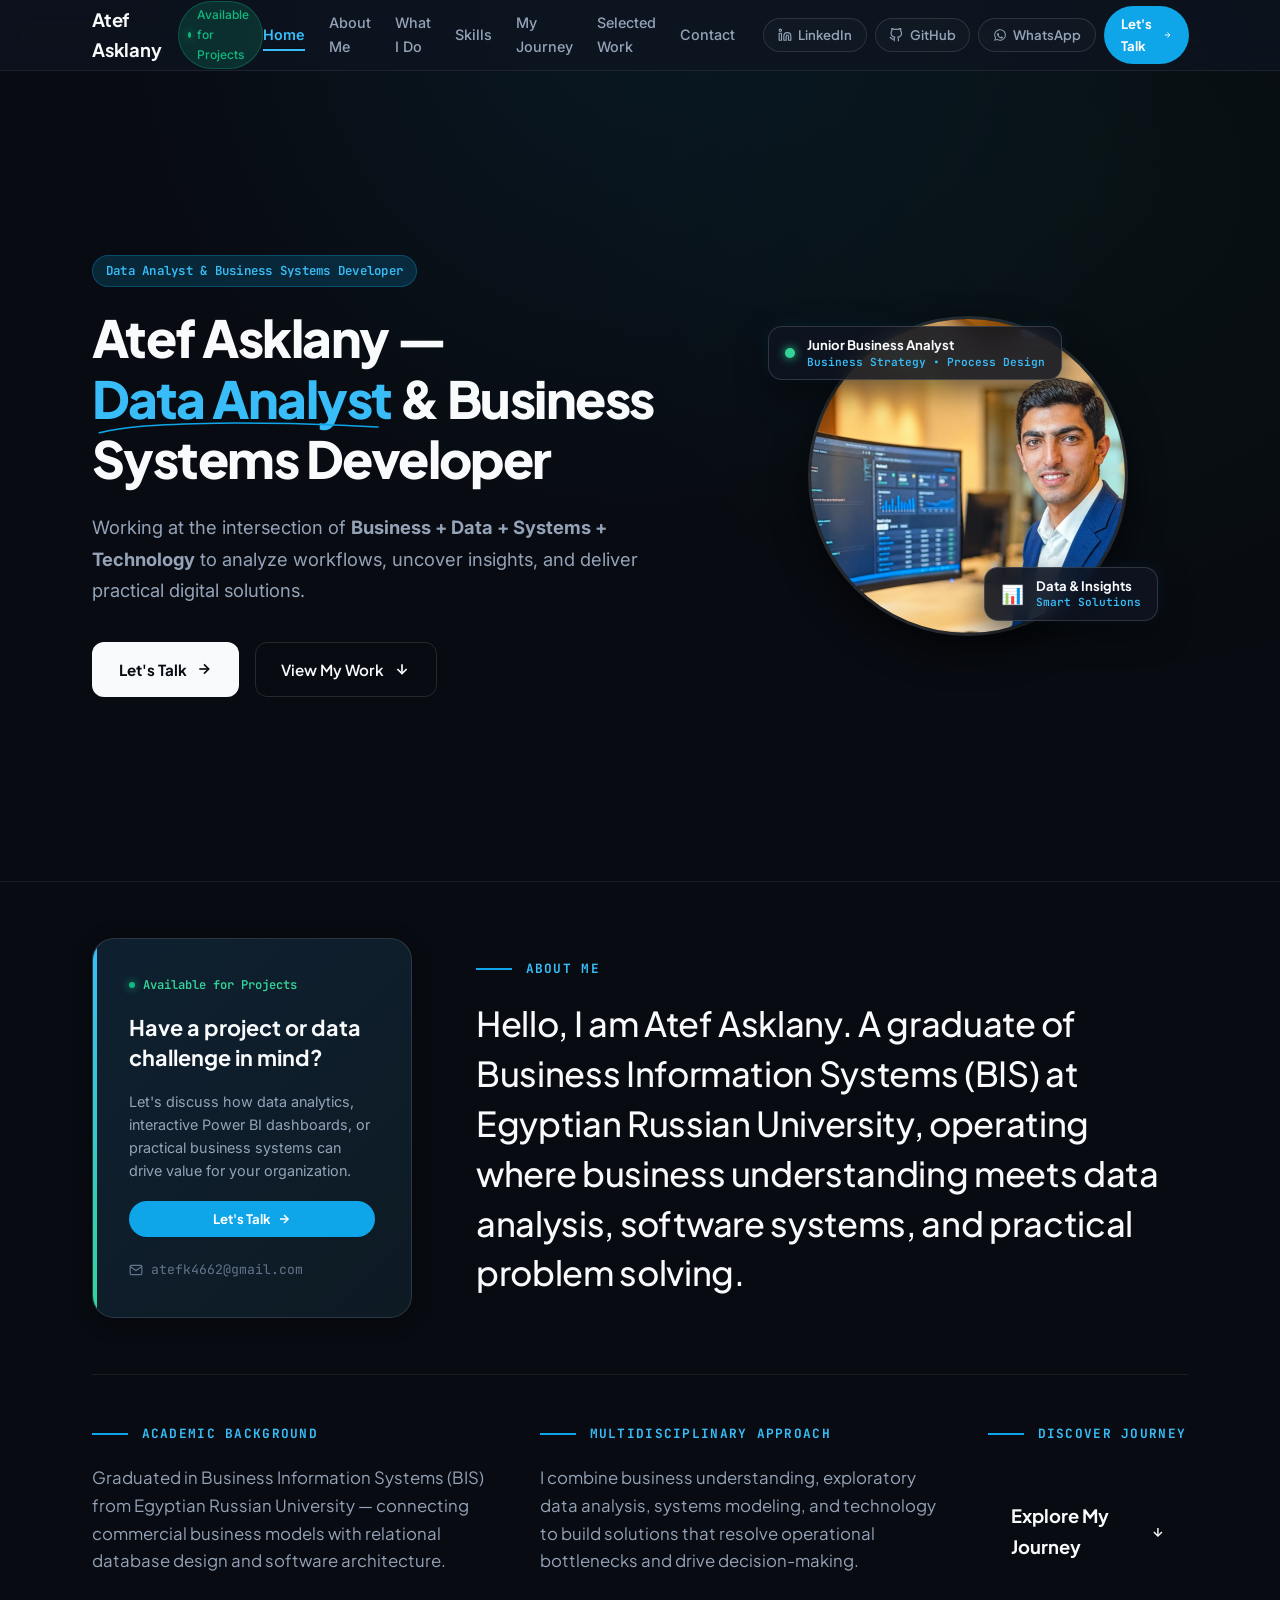
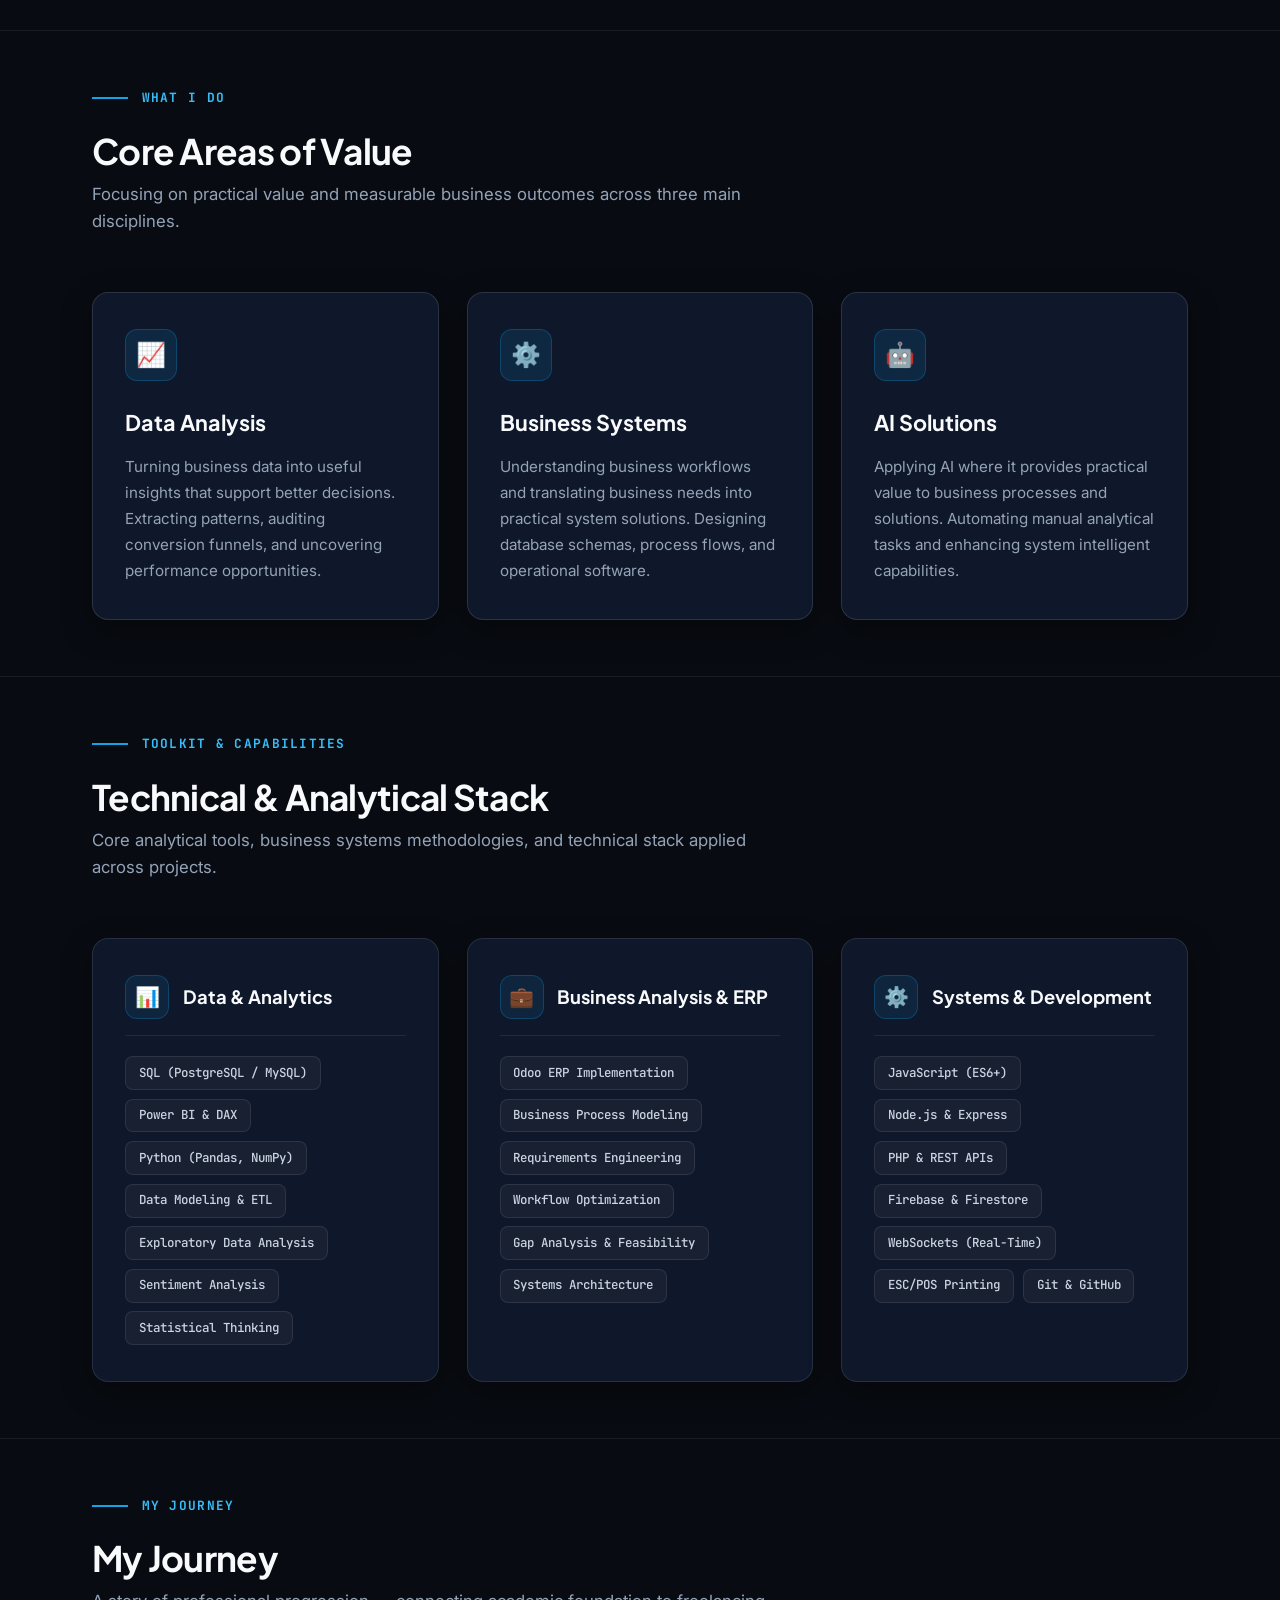
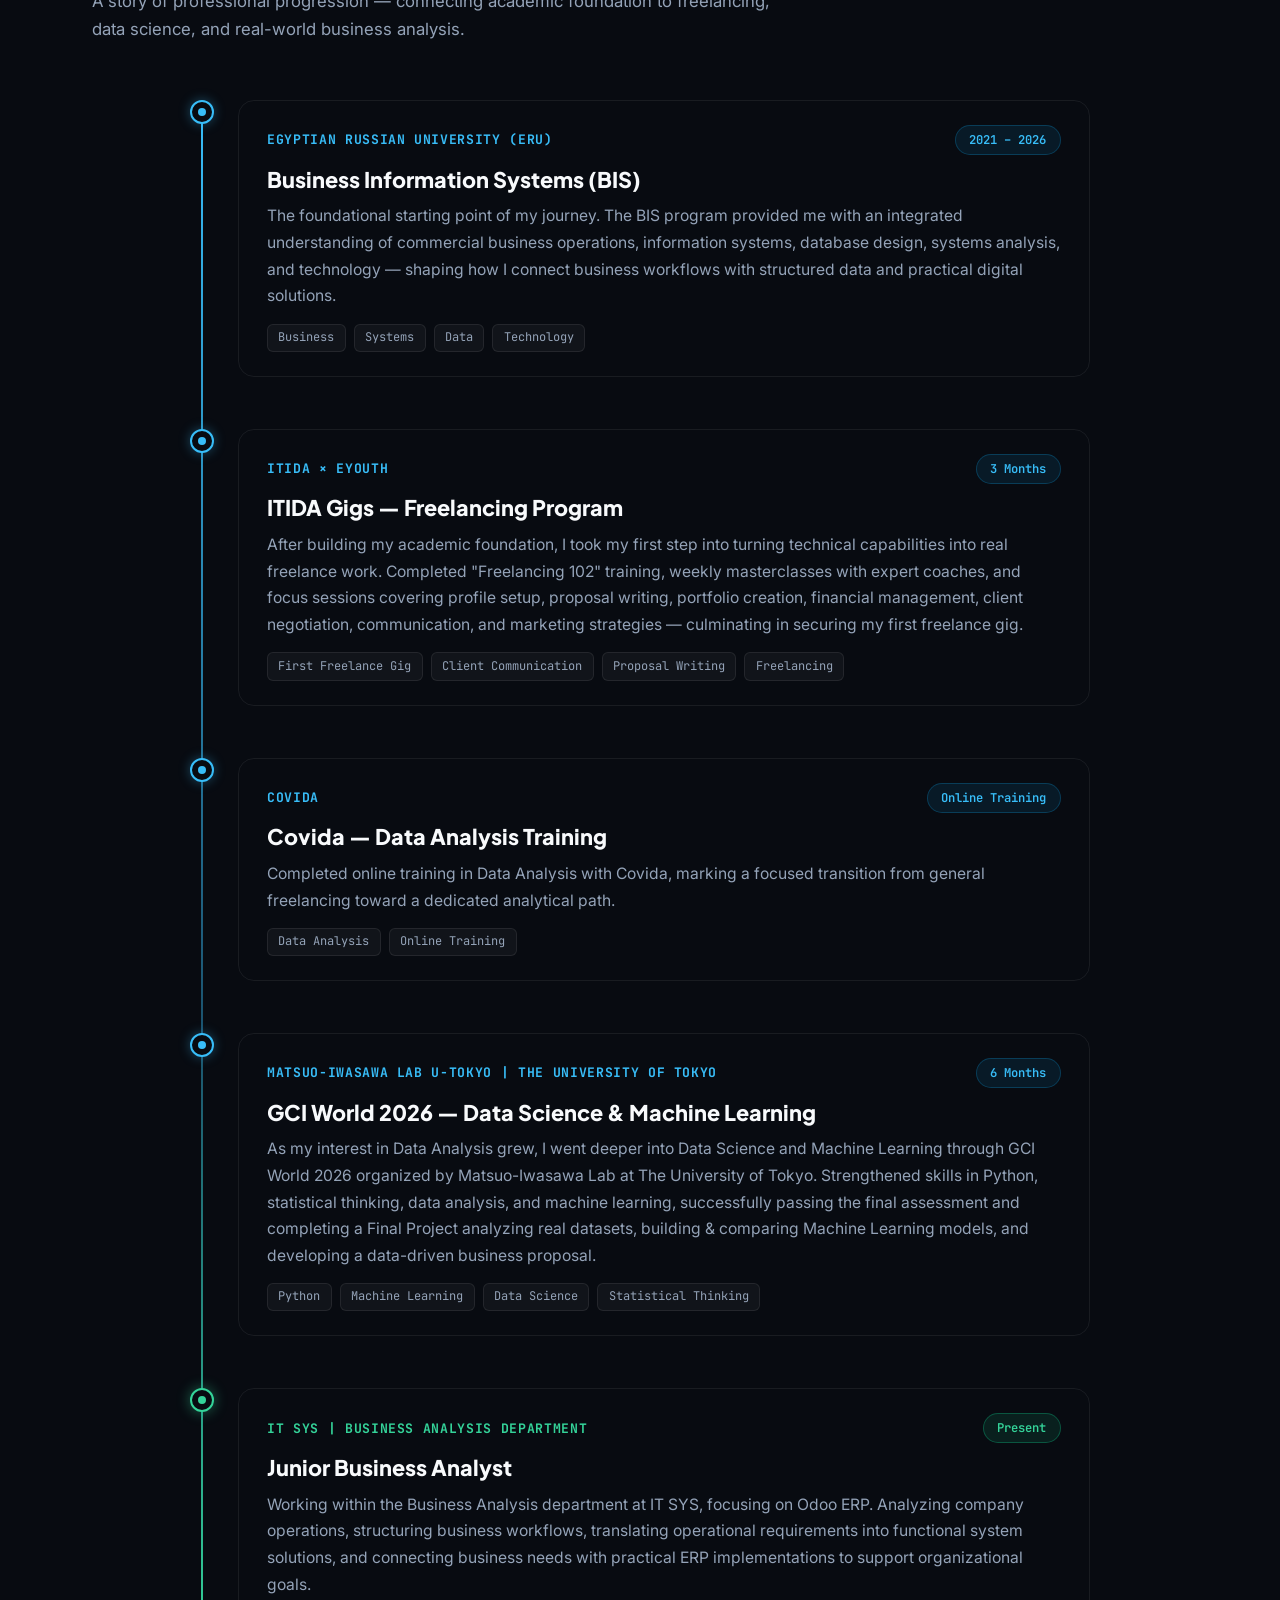
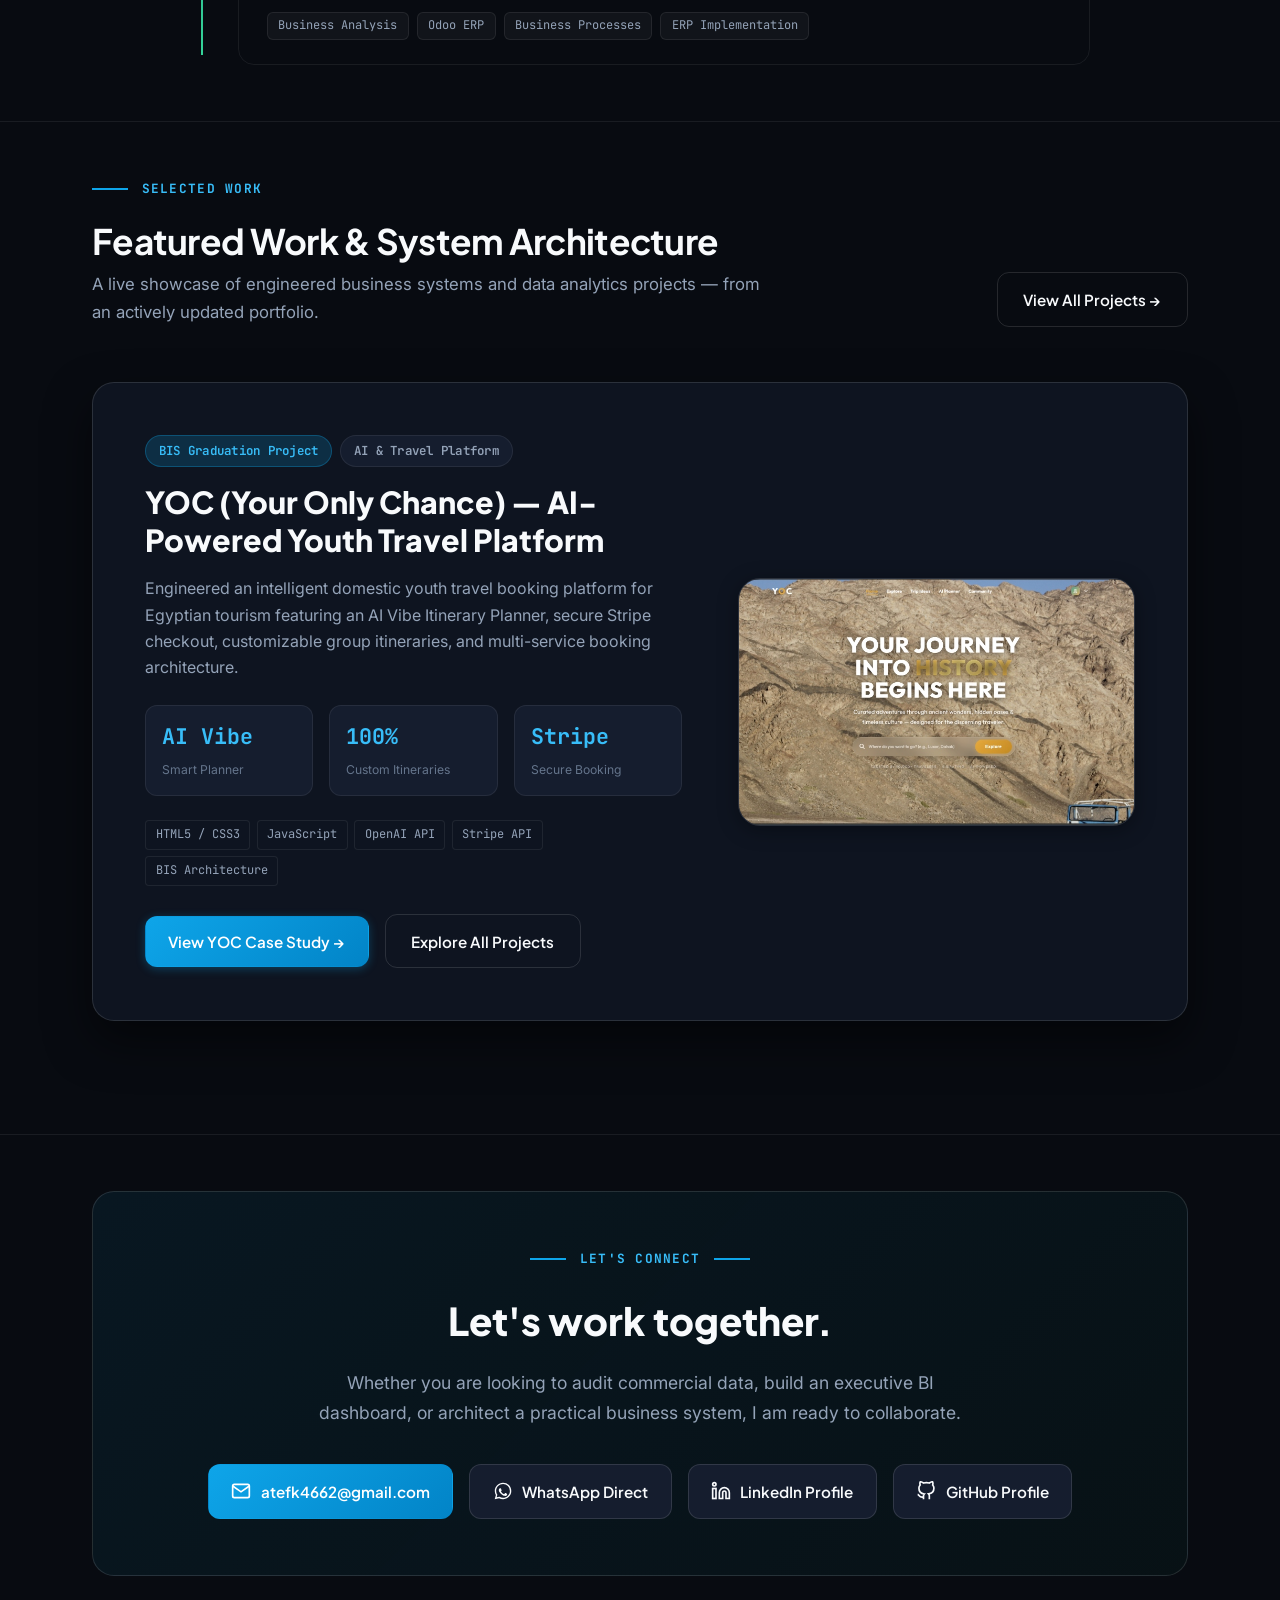
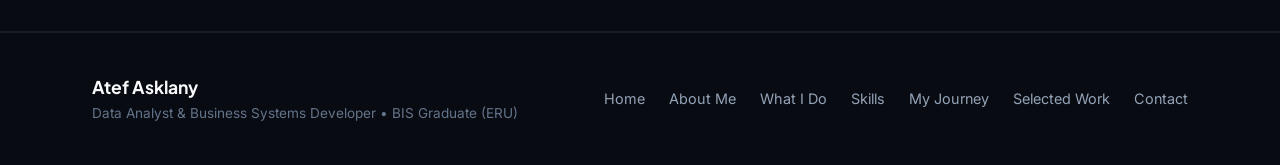
<file: index.html>
<!DOCTYPE html>
<html lang="en">
<head>
  <meta charset="UTF-8" />
  <meta name="viewport" content="width=device-width, initial-scale=1.0" />
  <title>Atef Asklany – Data Analyst & Business Systems Developer</title>
  <meta name="description" content="Personal Portfolio of Atef Asklany — BIS Graduate (Egyptian Russian University), Data Analyst & Business Systems Developer. Working at the intersection of Business, Data, Systems, and Technology." />
  
  <!-- Google Fonts: Plus Jakarta Sans, Inter, JetBrains Mono -->
  <link rel="preconnect" href="https://fonts.googleapis.com" />
  <link rel="preconnect" href="https://fonts.gstatic.com" crossorigin />
  <link href="https://fonts.googleapis.com/css2?family=Inter:wght@300;400;500;600;700&family=JetBrains+Mono:wght@400;500;600;700&family=Plus+Jakarta+Sans:wght@400;500;600;700;800;900&display=swap" rel="stylesheet" />
  
  <!-- Core Stylesheet -->
  <link rel="stylesheet" href="css/styles.css" />
</head>
<body class="dark-theme kh-inspired">

  <!-- ================= TOP NAVIGATION BAR ================= -->
  <header class="site-header" id="header">
    <div class="nav-container">
      <a href="index.html" class="brand-logo">
        <span class="logo-name">Atef Asklany</span>
        <span class="status-indicator">
          <span class="status-dot"></span> <span class="status-text">Available for Projects</span>
        </span>
      </a>

      <div class="header-right-group">
        <nav class="nav-links" id="nav-links">
          <a href="#home" class="nav-link active">Home</a>
          <a href="#about-me" class="nav-link">About Me</a>
          <a href="#what-i-do" class="nav-link">What I Do</a>
          <a href="#skills" class="nav-link">Skills</a>
          <a href="#journey" class="nav-link">My Journey</a>
          <a href="#selected-work" class="nav-link">Selected Work</a>
          <a href="#contact" class="nav-link">Contact</a>
        </nav>

        <div class="header-social-pills">
          <a href="https://www.linkedin.com/in/atef-elasklany/" target="_blank" rel="noreferrer" class="btn btn-pill-outline btn-pill-linkedin" aria-label="LinkedIn" title="LinkedIn">
            <svg width="14" height="14" viewBox="0 0 24 24" fill="none" stroke="currentColor" stroke-width="2" stroke-linecap="round" stroke-linejoin="round"><path d="M16 8a6 6 0 0 1 6 6v7h-4v-7a2 2 0 0 0-2-2 2 2 0 0 0-2 2v7h-4v-7a6 6 0 0 1 6-6z"></path><rect x="2" y="9" width="4" height="12"></rect><circle cx="4" cy="4" r="2"></circle></svg>
            <span>LinkedIn</span>
          </a>
          <a href="https://github.com/atefk4662-art" target="_blank" rel="noreferrer" class="btn btn-pill-outline btn-pill-github" aria-label="GitHub" title="GitHub">
            <svg width="14" height="14" viewBox="0 0 24 24" fill="none" stroke="currentColor" stroke-width="2" stroke-linecap="round" stroke-linejoin="round"><path d="M9 19c-5 1.5-5-2.5-7-3m14 6v-3.87a3.37 3.37 0 0 0-.94-2.61c3.14-.35 6.44-1.54 6.44-7A5.44 5.44 0 0 0 20 4.77 5.07 5.07 0 0 0 19.91 1S18.73.65 16 2.48a13.38 13.38 0 0 0-7 0C6.27.65 5.09 1 5.09 1A5.07 5.07 0 0 0 5 4.77a5.44 5.44 0 0 0-1.5 3.78c0 5.42 3.3 6.61 6.44 7A3.37 3.37 0 0 0 9 18.13V22"></path></svg>
            <span>GitHub</span>
          </a>
          <a href="https://wa.me/201093713703" target="_blank" rel="noreferrer" class="btn btn-pill-outline btn-pill-whatsapp" aria-label="WhatsApp" title="WhatsApp">
            <svg width="14" height="14" viewBox="0 0 24 24" fill="currentColor"><path d="M12.04 2c-5.46 0-9.91 4.45-9.91 9.91 0 1.75.46 3.45 1.32 4.95L2.05 22l5.25-1.38c1.45.79 3.08 1.21 4.74 1.21 5.46 0 9.91-4.45 9.91-9.91 0-2.65-1.03-5.14-2.9-7.01A9.82 9.82 0 0 0 12.04 2zm.01 1.67c2.2 0 4.26.86 5.82 2.42a8.19 8.19 0 0 1 2.41 5.82c0 4.54-3.7 8.24-8.24 8.24-1.48 0-2.93-.4-4.2-1.15l-.3-.18-3.12.82.83-3.04-.2-.31a8.19 8.19 0 0 1-1.26-4.38c0-4.54 3.7-8.24 8.24-8.24zm4.52 11.66c-.25-.12-1.47-.72-1.7-.81-.23-.08-.39-.12-.56.12-.17.25-.64.81-.79.97-.14.17-.29.19-.54.06-.25-.12-1.05-.39-2-1.23-.74-.66-1.23-1.47-1.38-1.72-.14-.25-.02-.38.11-.5.11-.11.25-.29.37-.43.12-.14.17-.25.25-.41.08-.17.04-.31-.02-.43s-.56-1.35-.77-1.85c-.2-.48-.41-.42-.56-.43h-.48c-.17 0-.43.06-.66.31-.22.25-.86.84-.86 2.05s.88 2.38 1 2.54c.12.17 1.73 2.64 4.2 3.7.59.25 1.05.4 1.41.52.59.19 1.13.16 1.56.1.48-.07 1.47-.6 1.68-1.18.21-.58.21-1.07.14-1.18-.06-.12-.22-.19-.47-.31z"/></svg>
            <span>WhatsApp</span>
          </a>
          <a href="#contact" class="btn btn-pill-primary btn-icon-right header-talk-btn">
            <span>Let's Talk</span>
            <svg width="14" height="14" viewBox="0 0 24 24" fill="none" stroke="currentColor" stroke-width="2.5"><line x1="5" y1="12" x2="19" y2="12"></line><polyline points="12 5 19 12 12 19"></polyline></svg>
          </a>
        </div>

        <button class="mobile-toggle" id="mobile-toggle" aria-label="Toggle navigation menu">
          <span></span>
          <span></span>
          <span></span>
        </button>
      </div>
    </div>
  </header>

  <main>

    <!-- ================= 01. HERO SECTION ================= -->
    <section class="kh-hero-section section-spacing" id="home">
      <div class="container">
        
        <div class="kh-hero-grid">
          
          <!-- Left Column: Concise First Impression & Positioning -->
          <div class="kh-hero-text-col reveal-on-scroll">
            <div class="hero-badge-wrap">
              <span class="badge badge-primary">Data Analyst & Business Systems Developer</span>
            </div>

            <h1 class="kh-hero-title">
              Atef Asklany — <span class="heading-highlight-svg">
                Data Analyst
                <svg class="highlight-scribble" viewBox="0 0 760 60" preserveAspectRatio="none">
                  <path d="M19,49C75.19,30.63,152,21,317.26,17.27c55.43-.41,198.33-2.08,407.85,12.53"></path>
                </svg>
              </span> & Business Systems Developer
            </h1>

            <p class="kh-hero-subtitle">
              Working at the intersection of <strong>Business + Data + Systems + Technology</strong> to analyze workflows, uncover insights, and deliver practical digital solutions.
            </p>

            <div class="kh-hero-actions">
              <a href="#contact" class="btn btn-light-editorial btn-icon-right">
                <span>Let's Talk</span>
                <svg width="16" height="16" viewBox="0 0 24 24" fill="none" stroke="currentColor" stroke-width="2.5"><line x1="5" y1="12" x2="19" y2="12"></line><polyline points="12 5 19 12 12 19"></polyline></svg>
              </a>
              <a href="#selected-work" class="btn btn-outline-editorial btn-icon-right hover-icon-down">
                <span>View My Work</span>
                <svg width="16" height="16" viewBox="0 0 24 24" fill="none" stroke="currentColor" stroke-width="2.5"><line x1="12" y1="5" x2="12" y2="19"></line><polyline points="19 12 12 19 5 12"></polyline></svg>
              </a>
            </div>
          </div>

          <!-- Right Column: Modern Tech Portrait Frame with Floating Glass Badges -->
          <div class="kh-hero-visual-col reveal-on-scroll">
            <div class="kh-circular-frame-wrapper">
              <div class="kh-circular-frame">
                <img src="assets/atef_portrait_new.png" alt="Atef Asklany" class="kh-circular-img" />
              </div>

              <!-- Floating Glass Badge 1: Role & Core Focus -->
              <div class="hero-glass-pill top-left">
                <span class="live-pulse-dot"></span>
                <div class="h-pill-text">
                  <span class="h-pill-role">Junior Business Analyst</span>
                  <span class="h-pill-detail">Business Strategy • Process Design</span>
                </div>
              </div>

              <!-- Floating Glass Badge 2: Analytical Focus -->
              <div class="hero-glass-pill bottom-right">
                <div class="h-pill-icon">📊</div>
                <div class="h-pill-text">
                  <span class="h-pill-role">Data & Insights</span>
                  <span class="h-pill-detail">Smart Solutions</span>
                </div>
              </div>
            </div>
          </div>

        </div>

      </div>
    </section>

    <!-- ================= 02. ABOUT ME SECTION ================= -->
    <section class="kh-about-section section-spacing" id="about-me">
      <div class="container">
        
        <!-- Top Split: Portrait + Main Personal Introduction -->
        <div class="kh-about-top-grid">
          
          <!-- Left Column: Quick Contact / Let's Talk Feature Card -->
          <div class="kh-about-visual-col reveal-on-scroll">
            <div class="about-contact-card">
              <div class="acc-badge">
                <span class="status-dot"></span> Available for Projects
              </div>
              <h3 class="acc-title">Have a project or data challenge in mind?</h3>
              <p class="acc-desc">
                Let's discuss how data analytics, interactive Power BI dashboards, or practical business systems can drive value for your organization.
              </p>
              <a href="#contact" class="btn btn-pill-primary btn-icon-right justify-center">
                <span>Let's Talk</span>
                <svg width="14" height="14" viewBox="0 0 24 24" fill="none" stroke="currentColor" stroke-width="2.5"><line x1="5" y1="12" x2="19" y2="12"></line><polyline points="12 5 19 12 12 19"></polyline></svg>
              </a>
              <div class="acc-email">
                <svg width="14" height="14" viewBox="0 0 24 24" fill="none" stroke="currentColor" stroke-width="2"><path d="M4 4h16c1.1 0 2 .9 2 2v12c0 1.1-.9 2-2 2H4c-1.1 0-2-.9-2-2V6c0-1.1.9-2 2-2z"></path><polyline points="22,6 12,13 2,6"></polyline></svg>
                <span>atefk4662@gmail.com</span>
              </div>
            </div>
          </div>

          <div class="kh-about-lead-col reveal-on-scroll">
            <div class="editorial-divider">
              <span class="divider-line"></span>
              <span class="divider-text">ABOUT ME</span>
            </div>

            <h2 class="kh-lead-statement">
              Hello, I am Atef Asklany. A graduate of Business Information Systems (BIS) at Egyptian Russian University, operating where business understanding meets data analysis, software systems, and practical problem solving.
            </h2>
          </div>

        </div>

        <!-- Bottom 3-Column Narrative Focus -->
        <div class="kh-about-bottom-grid reveal-on-scroll">
          
          <div class="kh-about-pillar">
            <div class="editorial-divider">
              <span class="divider-line"></span>
              <span class="divider-text">ACADEMIC BACKGROUND</span>
            </div>
            <h3 class="kh-pillar-title">
              Graduated in Business Information Systems (BIS) from Egyptian Russian University — connecting commercial business models with relational database design and software architecture.
            </h3>
          </div>

          <div class="kh-about-pillar">
            <div class="editorial-divider">
              <span class="divider-line"></span>
              <span class="divider-text">MULTIDISCIPLINARY APPROACH</span>
            </div>
            <h3 class="kh-pillar-title">
              I combine business understanding, exploratory data analysis, systems modeling, and technology to build solutions that resolve operational bottlenecks and drive decision-making.
            </h3>
          </div>

          <div class="kh-about-pillar align-btn">
            <div class="editorial-divider">
              <span class="divider-line"></span>
              <span class="divider-text">DISCOVER JOURNEY</span>
            </div>
            <a href="#journey" class="btn btn-link-editorial hover-icon-down">
              <span>Explore My Journey</span>
              <svg width="18" height="18" viewBox="0 0 24 24" fill="none" stroke="currentColor" stroke-width="2.5"><line x1="12" y1="5" x2="12" y2="19"></line><polyline points="19 12 12 19 5 12"></polyline></svg>
            </a>
          </div>

        </div>

      </div>
    </section>

    <!-- ================= 03. WHAT I DO (3 FOCUSED VALUE PILLARS) ================= -->
    <section class="section-spacing" id="what-i-do">
      <div class="container">
        
        <div class="section-header">
          <div class="editorial-divider">
            <span class="divider-line"></span>
            <span class="divider-text">What I Do</span>
          </div>
          <h2 class="section-heading">Core Areas of Value</h2>
          <p class="section-sub">Focusing on practical value and measurable business outcomes across three main disciplines.</p>
        </div>

        <div class="what-i-do-grid reveal-on-scroll">
          
          <!-- Pillar 1: Data Analysis -->
          <div class="what-card">
            <div class="what-icon-wrap">📈</div>
            <h3 class="what-card-title">Data Analysis</h3>
            <p class="what-card-desc">
              Turning business data into useful insights that support better decisions. Extracting patterns, auditing conversion funnels, and uncovering performance opportunities.
            </p>
          </div>

          <!-- Pillar 2: Business Systems -->
          <div class="what-card">
            <div class="what-icon-wrap">⚙️</div>
            <h3 class="what-card-title">Business Systems</h3>
            <p class="what-card-desc">
              Understanding business workflows and translating business needs into practical system solutions. Designing database schemas, process flows, and operational software.
            </p>
          </div>

          <!-- Pillar 3: AI Solutions -->
          <div class="what-card">
            <div class="what-icon-wrap">🤖</div>
            <h3 class="what-card-title">AI Solutions</h3>
            <p class="what-card-desc">
              Applying AI where it provides practical value to business processes and solutions. Automating manual analytical tasks and enhancing system intelligent capabilities.
            </p>
          </div>

        </div>

      </div>
    </section>

    <!-- ================= 04. TECHNICAL & ANALYTICAL CAPABILITIES ================= -->
    <section class="section-spacing" id="skills">
      <div class="container">
        
        <div class="section-header">
          <div class="editorial-divider">
            <span class="divider-line"></span>
            <span class="divider-text">Toolkit & Capabilities</span>
          </div>
          <h2 class="section-heading">Technical & Analytical Stack</h2>
          <p class="section-sub">Core analytical tools, business systems methodologies, and technical stack applied across projects.</p>
        </div>

        <div class="skills-categories-grid reveal-on-scroll">
          
          <!-- Category 1: Data Analytics & BI -->
          <div class="skill-category-card">
            <div class="skill-card-top">
              <div class="skill-card-icon">📊</div>
              <h3 class="skill-card-title">Data & Analytics</h3>
            </div>
            <div class="skill-pills-wrap">
              <span class="skill-pill">SQL (PostgreSQL / MySQL)</span>
              <span class="skill-pill">Power BI & DAX</span>
              <span class="skill-pill">Python (Pandas, NumPy)</span>
              <span class="skill-pill">Data Modeling & ETL</span>
              <span class="skill-pill">Exploratory Data Analysis</span>
              <span class="skill-pill">Sentiment Analysis</span>
              <span class="skill-pill">Statistical Thinking</span>
            </div>
          </div>

          <!-- Category 2: Business Analysis & ERP -->
          <div class="skill-category-card">
            <div class="skill-card-top">
              <div class="skill-card-icon">💼</div>
              <h3 class="skill-card-title">Business Analysis & ERP</h3>
            </div>
            <div class="skill-pills-wrap">
              <span class="skill-pill">Odoo ERP Implementation</span>
              <span class="skill-pill">Business Process Modeling</span>
              <span class="skill-pill">Requirements Engineering</span>
              <span class="skill-pill">Workflow Optimization</span>
              <span class="skill-pill">Gap Analysis & Feasibility</span>
              <span class="skill-pill">Systems Architecture</span>
            </div>
          </div>

          <!-- Category 3: Engineering & Systems Stack -->
          <div class="skill-category-card">
            <div class="skill-card-top">
              <div class="skill-card-icon">⚙️</div>
              <h3 class="skill-card-title">Systems & Development</h3>
            </div>
            <div class="skill-pills-wrap">
              <span class="skill-pill">JavaScript (ES6+)</span>
              <span class="skill-pill">Node.js & Express</span>
              <span class="skill-pill">PHP & REST APIs</span>
              <span class="skill-pill">Firebase & Firestore</span>
              <span class="skill-pill">WebSockets (Real-Time)</span>
              <span class="skill-pill">ESC/POS Printing</span>
              <span class="skill-pill">Git & GitHub</span>
            </div>
          </div>

        </div>

      </div>
    </section>

    <!-- ================= 05. MY JOURNEY ================= -->
    <section class="section-spacing" id="journey">
      <div class="container">
        
        <div class="section-header">
          <div class="editorial-divider">
            <span class="divider-line"></span>
            <span class="divider-text">My Journey</span>
          </div>
          <h2 class="section-heading">My Journey</h2>
          <p class="section-sub">A story of professional progression — connecting academic foundation to freelancing, data science, and real-world business analysis.</p>
        </div>

        <div class="journey-timeline reveal-on-scroll">
          
          <!-- Milestone 1: ERU -->
          <div class="timeline-milestone">
            <div class="timeline-node">
              <span class="node-dot"></span>
            </div>
            <div class="timeline-content">
              <div class="timeline-top-bar">
                <span class="timeline-org">Egyptian Russian University (ERU)</span>
                <span class="timeline-duration">2021 – 2026</span>
              </div>
              <h3 class="timeline-title">Business Information Systems (BIS)</h3>
              <p class="timeline-body">
                The foundational starting point of my journey. The BIS program provided me with an integrated understanding of commercial business operations, information systems, database design, systems analysis, and technology — shaping how I connect business workflows with structured data and practical digital solutions.
              </p>
              <div class="timeline-tags">
                <span class="t-tag">Business</span>
                <span class="t-tag">Systems</span>
                <span class="t-tag">Data</span>
                <span class="t-tag">Technology</span>
              </div>
            </div>
          </div>

          <!-- Milestone 2: ITIDA Gigs -->
          <div class="timeline-milestone">
            <div class="timeline-node">
              <span class="node-dot"></span>
            </div>
            <div class="timeline-content">
              <div class="timeline-top-bar">
                <span class="timeline-org">ITIDA × eYouth</span>
                <span class="timeline-duration">3 Months</span>
              </div>
              <h3 class="timeline-title">ITIDA Gigs — Freelancing Program</h3>
              <p class="timeline-body">
                After building my academic foundation, I took my first step into turning technical capabilities into real freelance work. Completed "Freelancing 102" training, weekly masterclasses with expert coaches, and focus sessions covering profile setup, proposal writing, portfolio creation, financial management, client negotiation, communication, and marketing strategies — culminating in securing my first freelance gig.
              </p>
              <div class="timeline-tags">
                <span class="t-tag">First Freelance Gig</span>
                <span class="t-tag">Client Communication</span>
                <span class="t-tag">Proposal Writing</span>
                <span class="t-tag">Freelancing</span>
              </div>
            </div>
          </div>

          <!-- Milestone 3: Covida -->
          <div class="timeline-milestone">
            <div class="timeline-node">
              <span class="node-dot"></span>
            </div>
            <div class="timeline-content">
              <div class="timeline-top-bar">
                <span class="timeline-org">Covida</span>
                <span class="timeline-duration">Online Training</span>
              </div>
              <h3 class="timeline-title">Covida — Data Analysis Training</h3>
              <p class="timeline-body">
                Completed online training in Data Analysis with Covida, marking a focused transition from general freelancing toward a dedicated analytical path.
              </p>
              <div class="timeline-tags">
                <span class="t-tag">Data Analysis</span>
                <span class="t-tag">Online Training</span>
              </div>
            </div>
          </div>

          <!-- Milestone 4: GCI World 2026 -->
          <div class="timeline-milestone">
            <div class="timeline-node">
              <span class="node-dot"></span>
            </div>
            <div class="timeline-content">
              <div class="timeline-top-bar">
                <span class="timeline-org">Matsuo-Iwasawa Lab U-Tokyo | The University of Tokyo</span>
                <span class="timeline-duration">6 Months</span>
              </div>
              <h3 class="timeline-title">GCI World 2026 — Data Science & Machine Learning</h3>
              <p class="timeline-body">
                As my interest in Data Analysis grew, I went deeper into Data Science and Machine Learning through GCI World 2026 organized by Matsuo-Iwasawa Lab at The University of Tokyo. Strengthened skills in Python, statistical thinking, data analysis, and machine learning, successfully passing the final assessment and completing a Final Project analyzing real datasets, building & comparing Machine Learning models, and developing a data-driven business proposal.
              </p>
              <div class="timeline-tags">
                <span class="t-tag">Python</span>
                <span class="t-tag">Machine Learning</span>
                <span class="t-tag">Data Science</span>
                <span class="t-tag">Statistical Thinking</span>
              </div>
            </div>
          </div>

          <!-- Milestone 5: IT SYS (Junior Business Analyst) -->
          <div class="timeline-milestone highlight">
            <div class="timeline-node">
              <span class="node-dot"></span>
            </div>
            <div class="timeline-content">
              <div class="timeline-top-bar">
                <span class="timeline-org">IT SYS | Business Analysis Department</span>
                <span class="timeline-duration">Present</span>
              </div>
              <h3 class="timeline-title">Junior Business Analyst</h3>
              <p class="timeline-body">
                Working within the Business Analysis department at IT SYS, focusing on Odoo ERP. Analyzing company operations, structuring business workflows, translating operational requirements into functional system solutions, and connecting business needs with practical ERP implementations to support organizational goals.
              </p>
              <div class="timeline-tags">
                <span class="t-tag">Business Analysis</span>
                <span class="t-tag">Odoo ERP</span>
                <span class="t-tag">Business Processes</span>
                <span class="t-tag">ERP Implementation</span>
              </div>
            </div>
          </div>

        </div>

      </div>
    </section>




    <!-- ================= 06. SELECTED WORK ================= -->
    <section class="kh-projects-showcase section-spacing" id="selected-work">
      <div class="container">
        
        <div class="section-header flex-between reveal-on-scroll">
          <div>
            <div class="editorial-divider">
              <span class="divider-line"></span>
              <span class="divider-text">SELECTED WORK</span>
            </div>
            <h2 class="section-heading">Featured Work & System Architecture</h2>
            <p class="section-sub">A live showcase of engineered business systems and data analytics projects — from an actively updated portfolio.</p>
          </div>
          <a href="projects.html" class="btn btn-outline-editorial">
            <span>View All Projects →</span>
          </a>
        </div>

        <!-- UNIFIED FEATURED SHOWCASE: YOC Graduation Project -->
        <div class="hero-project-spotlight reveal-on-scroll">
          <div class="hero-spotlight-content">
            <div class="spotlight-badge-row">
              <span class="badge badge-primary">BIS Graduation Project</span>
              <span class="badge badge-subtle">AI & Travel Platform</span>
            </div>
            
            <h3 class="spotlight-title">YOC (Your Only Chance) — AI-Powered Youth Travel Platform</h3>
            
            <p class="spotlight-desc">
              Engineered an intelligent domestic youth travel booking platform for Egyptian tourism featuring an AI Vibe Itinerary Planner, secure Stripe checkout, customizable group itineraries, and multi-service booking architecture.
            </p>

            <div class="spotlight-metrics-grid">
              <div class="spotlight-metric">
                <span class="s-val">AI Vibe</span>
                <span class="s-lbl">Smart Planner</span>
              </div>
              <div class="spotlight-metric">
                <span class="s-val">100%</span>
                <span class="s-lbl">Custom Itineraries</span>
              </div>
              <div class="spotlight-metric">
                <span class="s-val">Stripe</span>
                <span class="s-lbl">Secure Booking</span>
              </div>
            </div>

            <div class="spotlight-tools">
              <span class="tool-tag">HTML5 / CSS3</span>
              <span class="tool-tag">JavaScript</span>
              <span class="tool-tag">OpenAI API</span>
              <span class="tool-tag">Stripe API</span>
              <span class="tool-tag">BIS Architecture</span>
            </div>

            <div class="spotlight-actions-group">
              <a href="projects/yoc.html" class="btn btn-primary btn-lg">
                <span>View YOC Case Study →</span>
              </a>
              <a href="projects.html" class="btn btn-outline-editorial">
                <span>Explore All Projects</span>
              </a>
            </div>
          </div>

          <div class="hero-spotlight-media">
            <div class="spotlight-image-frame">
              <img src="assets/yoc_hero.jpg" alt="YOC Youth Travel Platform Project Cover" class="spotlight-img" loading="lazy" />
              <div class="spotlight-img-overlay"></div>
            </div>
          </div>
        </div>

      </div>
    </section>


    <!-- ================= 06. CONTACT SECTION ================= -->
    <section class="hp-contact section-spacing" id="contact">
      <div class="container">
        
        <div class="contact-card reveal-on-scroll">
          <div class="contact-header">
            <div class="editorial-divider center">
              <span class="divider-line"></span>
              <span class="divider-text">Let's Connect</span>
              <span class="divider-line"></span>
            </div>
            <h2 class="contact-title">Let's work together.</h2>
            <p class="contact-desc">
              Whether you are looking to audit commercial data, build an executive BI dashboard, or architect a practical business system, I am ready to collaborate.
            </p>
          </div>

          <div class="contact-channels">
            <a href="mailto:atefk4662@gmail.com" class="channel-btn primary">
              <svg width="20" height="20" viewBox="0 0 24 24" fill="none" stroke="currentColor" stroke-width="2"><path d="M4 4h16c1.1 0 2 .9 2 2v12c0 1.1-.9 2-2 2H4c-1.1 0-2-.9-2-2V6c0-1.1.9-2 2-2z"></path><polyline points="22,6 12,13 2,6"></polyline></svg>
              <span>atefk4662@gmail.com</span>
            </a>
            
            <a href="https://wa.me/201093713703" target="_blank" rel="noreferrer" class="channel-btn whatsapp-channel">
              <svg width="20" height="20" viewBox="0 0 24 24" fill="currentColor"><path d="M12.04 2c-5.46 0-9.91 4.45-9.91 9.91 0 1.75.46 3.45 1.32 4.95L2.05 22l5.25-1.38c1.45.79 3.08 1.21 4.74 1.21 5.46 0 9.91-4.45 9.91-9.91 0-2.65-1.03-5.14-2.9-7.01A9.82 9.82 0 0 0 12.04 2zm.01 1.67c2.2 0 4.26.86 5.82 2.42a8.19 8.19 0 0 1 2.41 5.82c0 4.54-3.7 8.24-8.24 8.24-1.48 0-2.93-.4-4.2-1.15l-.3-.18-3.12.82.83-3.04-.2-.31a8.19 8.19 0 0 1-1.26-4.38c0-4.54 3.7-8.24 8.24-8.24zm4.52 11.66c-.25-.12-1.47-.72-1.7-.81-.23-.08-.39-.12-.56.12-.17.25-.64.81-.79.97-.14.17-.29.19-.54.06-.25-.12-1.05-.39-2-1.23-.74-.66-1.23-1.47-1.38-1.72-.14-.25-.02-.38.11-.5.11-.11.25-.29.37-.43.12-.14.17-.25.25-.41.08-.17.04-.31-.02-.43s-.56-1.35-.77-1.85c-.2-.48-.41-.42-.56-.43h-.48c-.17 0-.43.06-.66.31-.22.25-.86.84-.86 2.05s.88 2.38 1 2.54c.12.17 1.73 2.64 4.2 3.7.59.25 1.05.4 1.41.52.59.19 1.13.16 1.56.1.48-.07 1.47-.6 1.68-1.18.21-.58.21-1.07.14-1.18-.06-.12-.22-.19-.47-.31z"/></svg>
              <span>WhatsApp Direct</span>
            </a>

            <a href="https://www.linkedin.com/in/atef-elasklany/" target="_blank" rel="noreferrer" class="channel-btn">
              <svg width="20" height="20" viewBox="0 0 24 24" fill="none" stroke="currentColor" stroke-width="2"><path d="M16 8a6 6 0 0 1 6 6v7h-4v-7a2 2 0 0 0-2-2 2 2 0 0 0-2 2v7h-4v-7a6 6 0 0 1 6-6z"></path><rect x="2" y="9" width="4" height="12"></rect><circle cx="4" cy="4" r="2"></circle></svg>
              <span>LinkedIn Profile</span>
            </a>

            <a href="https://github.com/atefk4662-art" target="_blank" rel="noreferrer" class="channel-btn">
              <svg width="20" height="20" viewBox="0 0 24 24" fill="none" stroke="currentColor" stroke-width="2"><path d="M9 19c-5 1.5-5-2.5-7-3m14 6v-3.87a3.37 3.37 0 0 0-.94-2.61c3.14-.35 6.44-1.54 6.44-7A5.44 5.44 0 0 0 20 4.77 5.07 5.07 0 0 0 19.91 1S18.73.65 16 2.48a13.38 13.38 0 0 0-7 0C6.27.65 5.09 1 5.09 1A5.07 5.07 0 0 0 5 4.77a5.44 5.44 0 0 0-1.5 3.78c0 5.42 3.3 6.61 6.44 7A3.37 3.37 0 0 0 9 18.13V22"></path></svg>
              <span>GitHub Profile</span>
            </a>
          </div>
        </div>

      </div>
    </section>

  </main>

  <!-- ================= SITE FOOTER ================= -->
  <footer class="site-footer">
    <div class="container footer-container">
      <div class="footer-left">
        <div class="footer-brand">Atef Asklany</div>
        <p class="footer-sub">Data Analyst & Business Systems Developer • BIS Graduate (ERU)</p>
      </div>
      <div class="footer-links">
        <a href="#home" class="footer-link">Home</a>
        <a href="#about-me" class="footer-link">About Me</a>
        <a href="#what-i-do" class="footer-link">What I Do</a>
        <a href="#skills" class="footer-link">Skills</a>
        <a href="#journey" class="footer-link">My Journey</a>
        <a href="#selected-work" class="footer-link">Selected Work</a>
        <a href="#contact" class="footer-link">Contact</a>
      </div>
    </div>
  </footer>

  <script src="js/projects-data.js"></script>
  <script src="js/app.js"></script>
</body>
</html>
</file>
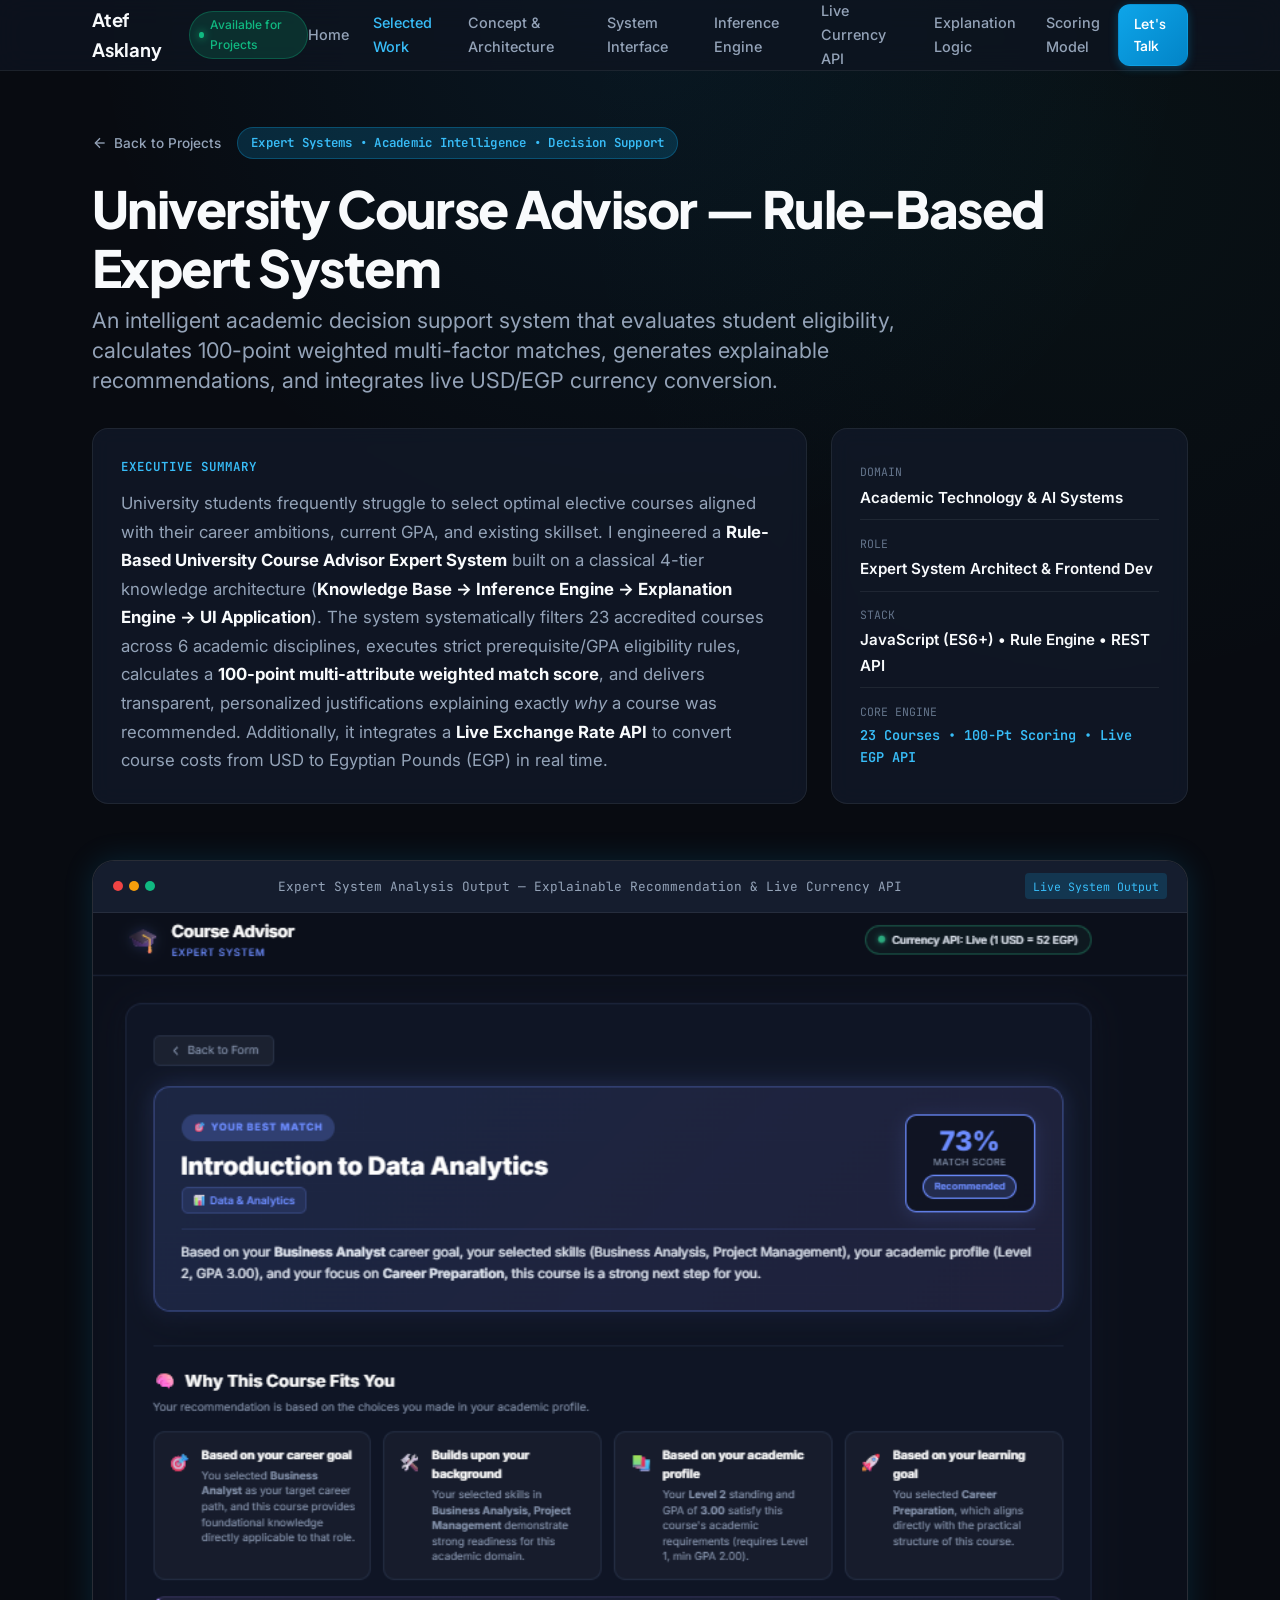
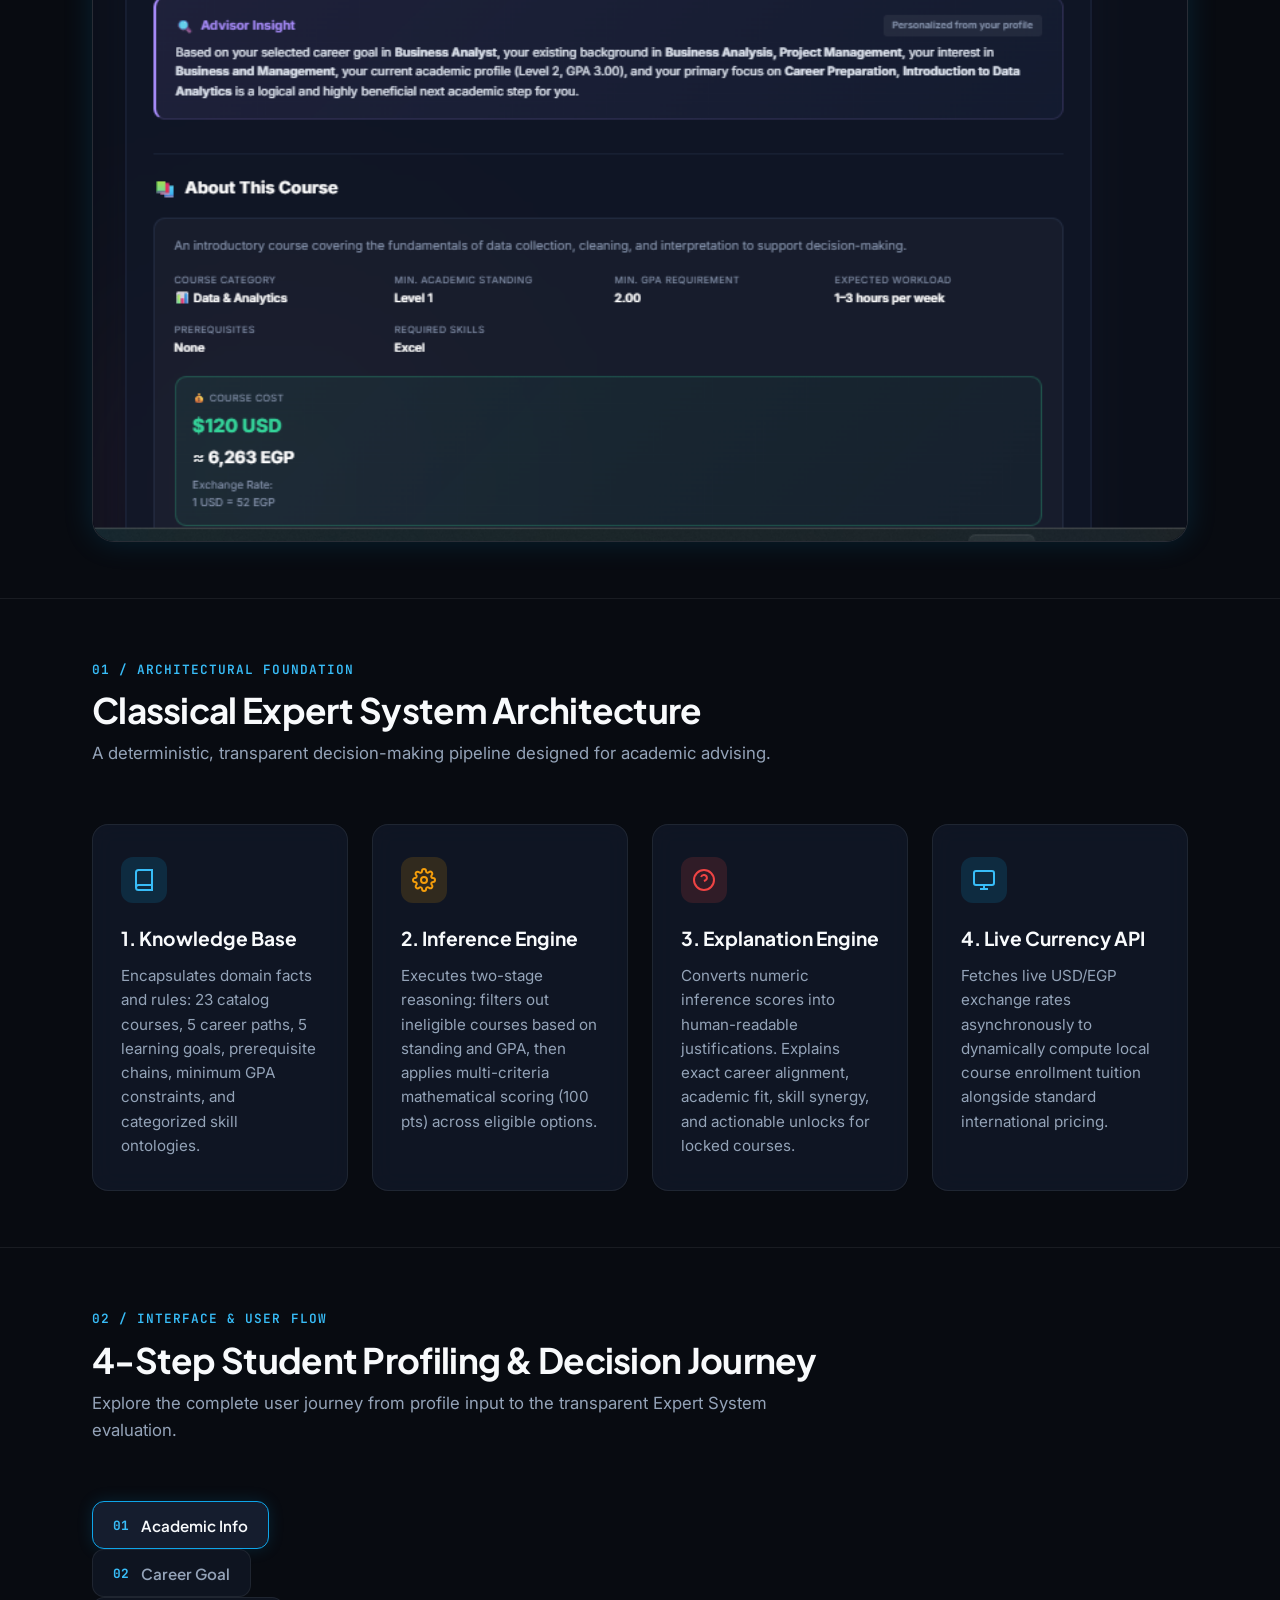
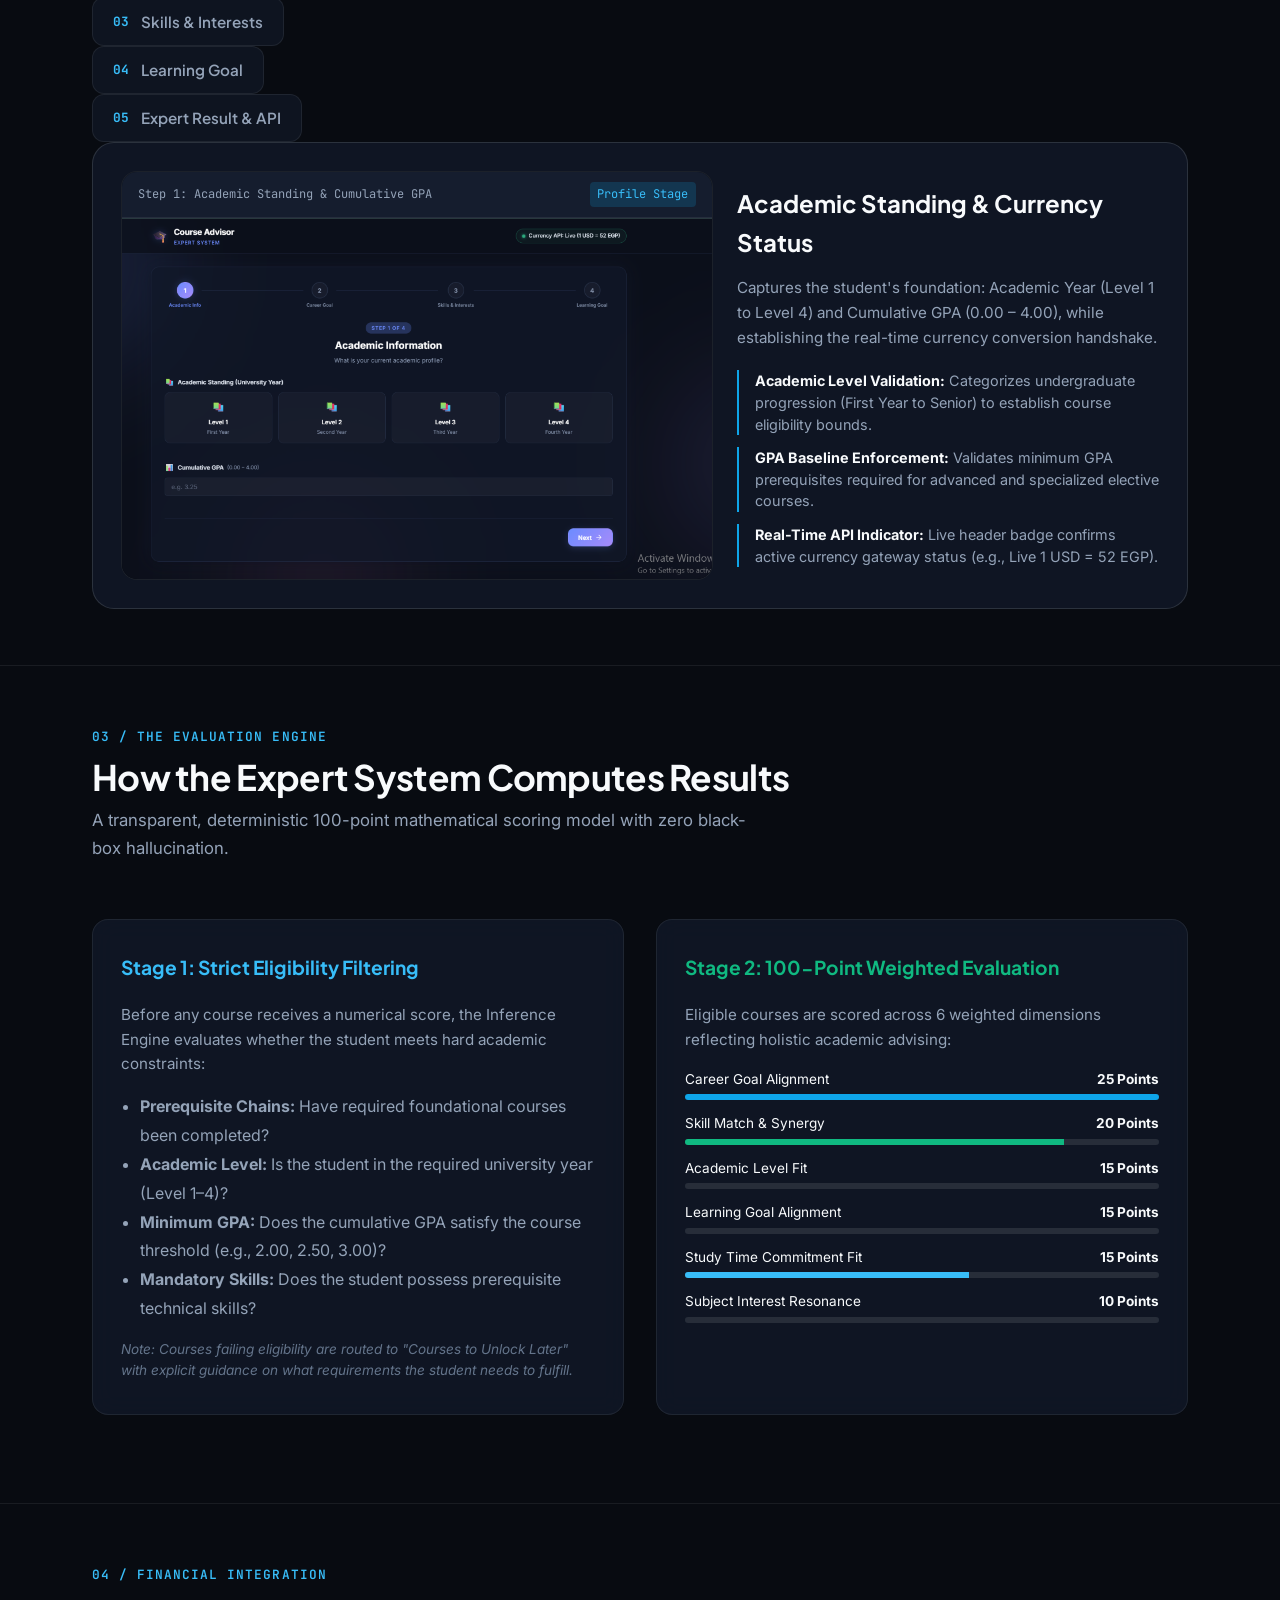
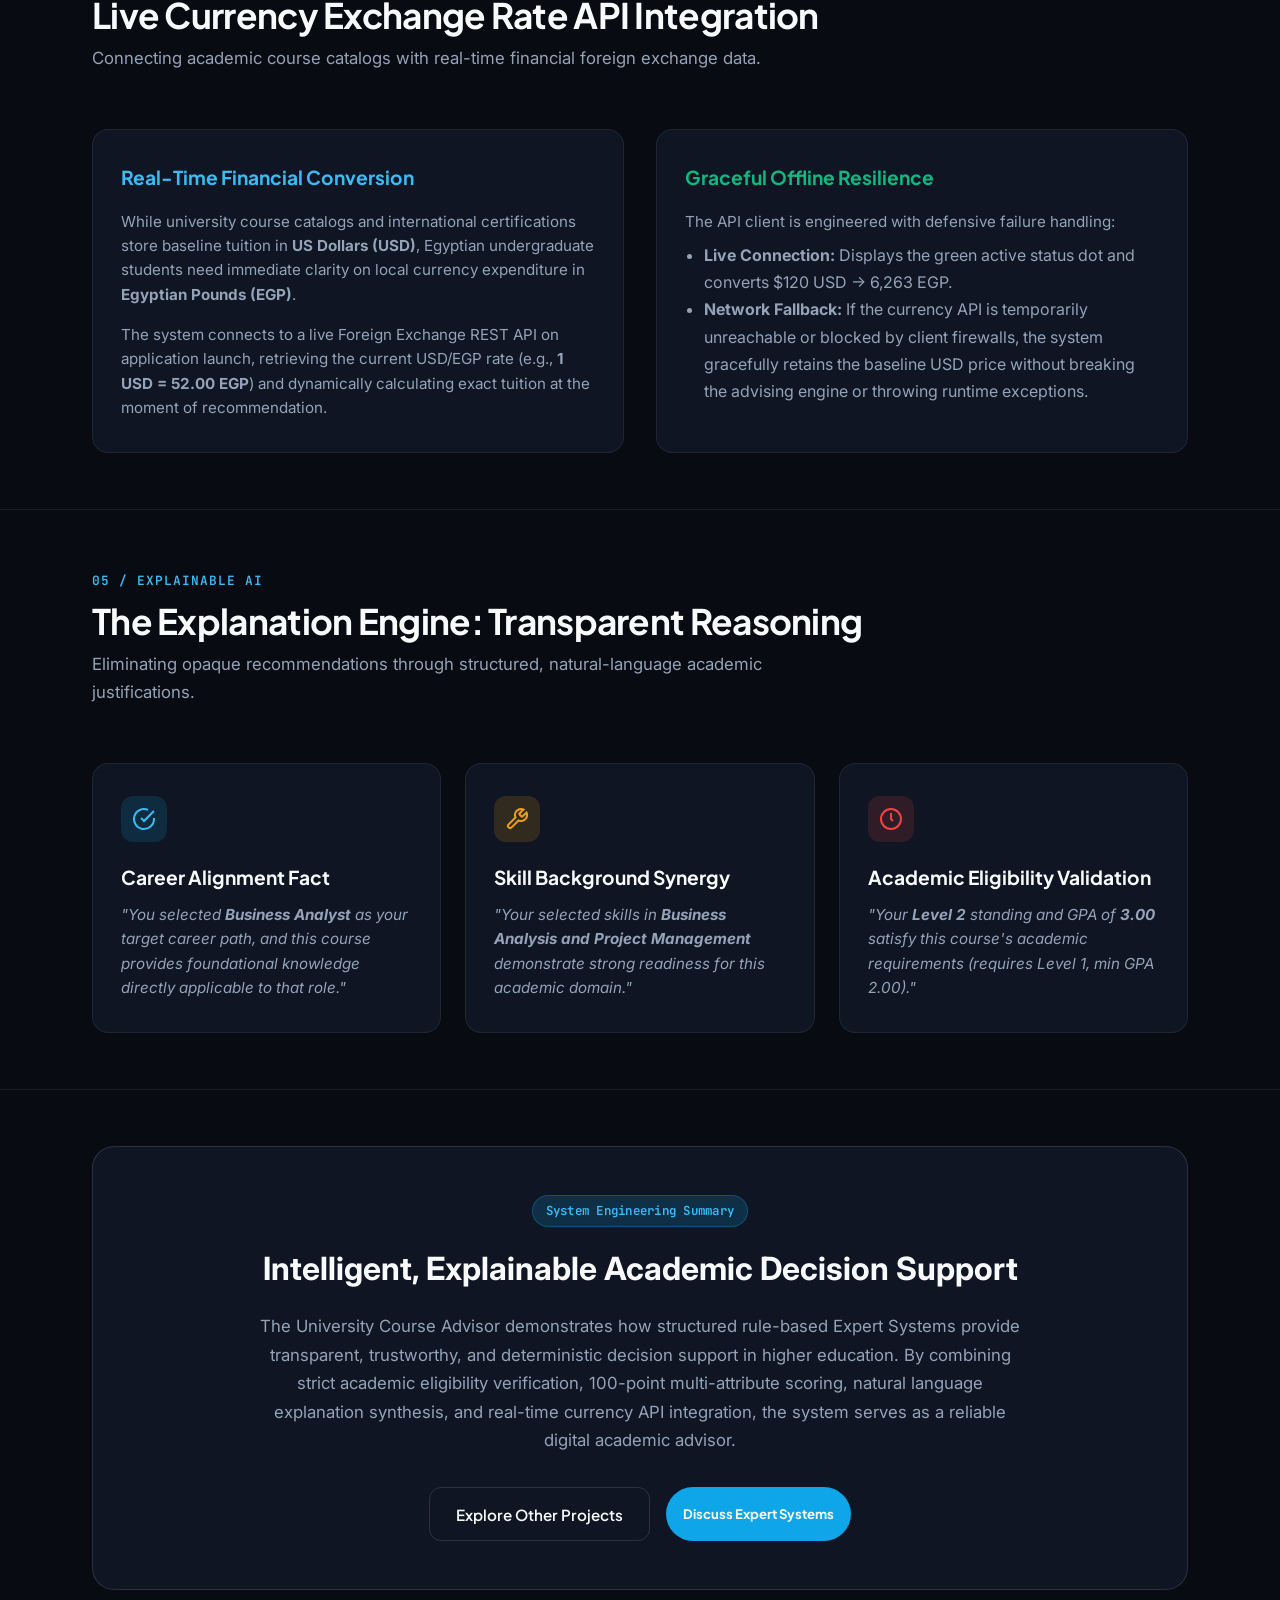
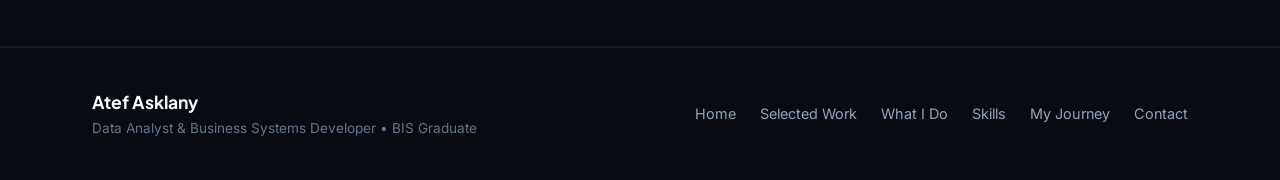
<file: projects/course-advisor.html>
<!DOCTYPE html>
<html lang="en">
<head>
  <meta charset="UTF-8" />
  <meta name="viewport" content="width=device-width, initial-scale=1.0" />
  <title>University Course Advisor — Expert System | Atef Asklany</title>
  <meta name="description" content="University Course Advisor Expert System Case Study by Atef Asklany. A rule-based decision support system evaluating eligibility, calculating 100-point weighted matches, and providing explainable academic recommendations with real-time USD/EGP currency conversion." />
  
  <!-- Google Fonts: Plus Jakarta Sans, Inter, JetBrains Mono -->
  <link rel="preconnect" href="https://fonts.googleapis.com" />
  <link rel="preconnect" href="https://fonts.gstatic.com" crossorigin />
  <link href="https://fonts.googleapis.com/css2?family=Inter:wght@300;400;500;600;700&family=JetBrains+Mono:wght@400;500;600;700&family=Plus+Jakarta+Sans:wght@500;600;700;800;900&display=swap" rel="stylesheet" />
  
  <!-- Core Stylesheet -->
  <link rel="stylesheet" href="../css/styles.css" />
</head>
<body class="dark-theme">

  <!-- ================= TOP NAVIGATION BAR ================= -->
  <header class="site-header" id="header">
    <div class="nav-container">
      <a href="../index.html" class="brand-logo">
        <span class="logo-name">Atef Asklany</span>
        <span class="status-indicator">
          <span class="status-dot"></span> Available for Projects
        </span>
      </a>

      <nav class="nav-links" id="nav-links">
        <a href="../index.html">Home</a>
        <a href="../projects.html" style="color: var(--accent-cyan-light);">Selected Work</a>
        <a href="#concept">Concept & Architecture</a>
        <a href="#interface">System Interface</a>
        <a href="#engine">Inference Engine</a>
        <a href="#currency">Live Currency API</a>
        <a href="#explanation">Explanation Logic</a>
        <a href="#scoring">Scoring Model</a>
      </nav>

      <div class="nav-actions">
        <a href="../index.html#contact" class="btn btn-sm btn-primary">Let's Talk</a>
        <button class="mobile-toggle" id="mobile-toggle" aria-label="Toggle navigation menu">
          <span></span>
          <span></span>
          <span></span>
        </button>
      </div>
    </div>
  </header>

  <main class="case-study-container">

    <!-- ================= 01. CASE STUDY HERO ================= -->
    <section class="cs-hero section-spacing" id="overview">
      <div class="container">
        
        <!-- Breadcrumb & Badge -->
        <div class="hero-top-meta">
          <a href="../projects.html" class="back-link">
            <svg width="16" height="16" viewBox="0 0 24 24" fill="none" stroke="currentColor" stroke-width="2"><line x1="19" y1="12" x2="5" y2="12"></line><polyline points="12 19 5 12 12 5"></polyline></svg>
            Back to Projects
          </a>
          <span class="badge badge-primary">Expert Systems • Academic Intelligence • Decision Support</span>
        </div>

        <!-- Title & Subtitle -->
        <h1 class="cs-title">University Course Advisor — Rule-Based Expert System</h1>
        <p class="cs-subtitle">An intelligent academic decision support system that evaluates student eligibility, calculates 100-point weighted multi-factor matches, generates explainable recommendations, and integrates live USD/EGP currency conversion.</p>

        <!-- Executive Summary Bento Box -->
        <div class="hero-summary-grid">
          
          <div class="summary-card main-summary">
            <div class="summary-label">Executive Summary</div>
            <p class="summary-text">
              University students frequently struggle to select optimal elective courses aligned with their career ambitions, current GPA, and existing skillset. I engineered a <strong>Rule-Based University Course Advisor Expert System</strong> built on a classical 4-tier knowledge architecture (<strong>Knowledge Base → Inference Engine → Explanation Engine → UI Application</strong>). The system systematically filters 23 accredited courses across 6 academic disciplines, executes strict prerequisite/GPA eligibility rules, calculates a <strong>100-point multi-attribute weighted match score</strong>, and delivers transparent, personalized justifications explaining exactly <em>why</em> a course was recommended. Additionally, it integrates a <strong>Live Exchange Rate API</strong> to convert course costs from USD to Egyptian Pounds (EGP) in real time.
            </p>
          </div>

          <div class="summary-card meta-sidebar">
            <div class="meta-row">
              <span class="meta-label">Domain</span>
              <span class="meta-val">Academic Technology & AI Systems</span>
            </div>
            <div class="meta-row">
              <span class="meta-label">Role</span>
              <span class="meta-val">Expert System Architect & Frontend Dev</span>
            </div>
            <div class="meta-row">
              <span class="meta-label">Stack</span>
              <span class="meta-val">JavaScript (ES6+) • Rule Engine • REST API</span>
            </div>
            <div class="meta-row">
              <span class="meta-label">Core Engine</span>
              <span class="meta-val highlight-kpi">23 Courses • 100-Pt Scoring • Live EGP API</span>
            </div>
          </div>

        </div>

        <!-- Hero Primary Visual Showcase -->
        <div class="hero-visual-frame" style="background: #0B101A; border: 1px solid var(--border-medium); border-radius: var(--radius-xl); overflow: hidden; box-shadow: var(--shadow-glow);">
          <div class="window-header">
            <div class="window-dots">
              <span class="dot red"></span>
              <span class="dot yellow"></span>
              <span class="dot green"></span>
            </div>
            <div class="window-title">Expert System Analysis Output — Explainable Recommendation & Live Currency API</div>
            <div class="window-tag">Live System Output</div>
          </div>
          <div class="dashboard-render" style="padding: 0; background: #070B12; display: flex; justify-content: center; align-items: center;">
            <img src="../assets/course_advisor_result.png" alt="University Course Advisor Expert System Results" style="width: 100%; height: auto; display: block; object-fit: contain;" />
          </div>
        </div>

      </div>
    </section>

    <!-- ================= 02. SYSTEM ARCHITECTURE & CONCEPT ================= -->
    <section class="cs-challenge section-spacing" id="concept">
      <div class="container">
        
        <div class="section-header">
          <span class="section-tag">01 / Architectural Foundation</span>
          <h2 class="section-heading">Classical Expert System Architecture</h2>
          <p class="section-sub">A deterministic, transparent decision-making pipeline designed for academic advising.</p>
        </div>

        <div class="grid-4-col" style="display: grid; grid-template-columns: repeat(auto-fit, minmax(240px, 1fr)); gap: 1.5rem;">
          
          <div class="glass-card feature-card">
            <div class="card-icon info-icon">
              <svg width="24" height="24" viewBox="0 0 24 24" fill="none" stroke="currentColor" stroke-width="2"><path d="M4 19.5A2.5 2.5 0 0 1 6.5 17H20"></path><path d="M6.5 2H20v20H6.5A2.5 2.5 0 0 1 4 19.5v-15A2.5 2.5 0 0 1 6.5 2z"></path></svg>
            </div>
            <h3 class="card-h">1. Knowledge Base</h3>
            <p class="card-p">
              Encapsulates domain facts and rules: 23 catalog courses, 5 career paths, 5 learning goals, prerequisite chains, minimum GPA constraints, and categorized skill ontologies.
            </p>
          </div>

          <div class="glass-card feature-card">
            <div class="card-icon warning-icon">
              <svg width="24" height="24" viewBox="0 0 24 24" fill="none" stroke="currentColor" stroke-width="2"><circle cx="12" cy="12" r="3"></circle><path d="M19.4 15a1.65 1.65 0 0 0 .33 1.82l.06.06a2 2 0 0 1 0 2.83 2 2 0 0 1-2.83 0l-.06-.06a1.65 1.65 0 0 0-1.82-.33 1.65 1.65 0 0 0-1 1.51V21a2 2 0 0 1-2 2 2 2 0 0 1-2-2v-.09A1.65 1.65 0 0 0 9 19.4a1.65 1.65 0 0 0-1.82.33l-.06.06a2 2 0 0 1-2.83 0 2 2 0 0 1 0-2.83l.06-.06a1.65 1.65 0 0 0 .33-1.82 1.65 1.65 0 0 0-1.51-1H3a2 2 0 0 1-2-2 2 2 0 0 1 2-2h.09A1.65 1.65 0 0 0 4.6 9a1.65 1.65 0 0 0-.33-1.82l-.06-.06a2 2 0 0 1 0-2.83 2 2 0 0 1 2.83 0l.06.06a1.65 1.65 0 0 0 1.82.33H9a1.65 1.65 0 0 0 1-1.51V3a2 2 0 0 1 2-2 2 2 0 0 1 2 2v.09a1.65 1.65 0 0 0 1 1.51 1.65 1.65 0 0 0 1.82-.33l.06-.06a2 2 0 0 1 2.83 0 2 2 0 0 1 0 2.83l-.06.06a1.65 1.65 0 0 0-.33 1.82V9a1.65 1.65 0 0 0 1.51 1H21a2 2 0 0 1 2 2 2 2 0 0 1-2 2h-.09a1.65 1.65 0 0 0-1.51 1z"></path></svg>
            </div>
            <h3 class="card-h">2. Inference Engine</h3>
            <p class="card-p">
              Executes two-stage reasoning: filters out ineligible courses based on standing and GPA, then applies multi-criteria mathematical scoring (100 pts) across eligible options.
            </p>
          </div>

          <div class="glass-card feature-card">
            <div class="card-icon alert-icon">
              <svg width="24" height="24" viewBox="0 0 24 24" fill="none" stroke="currentColor" stroke-width="2"><circle cx="12" cy="12" r="10"></circle><path d="M9.09 9a3 3 0 0 1 5.83 1c0 2-3 3-3 3"></path><line x1="12" y1="17" x2="12.01" y2="17"></line></svg>
            </div>
            <h3 class="card-h">3. Explanation Engine</h3>
            <p class="card-p">
              Converts numeric inference scores into human-readable justifications. Explains exact career alignment, academic fit, skill synergy, and actionable unlocks for locked courses.
            </p>
          </div>

          <div class="glass-card feature-card">
            <div class="card-icon info-icon">
              <svg width="24" height="24" viewBox="0 0 24 24" fill="none" stroke="currentColor" stroke-width="2"><rect x="2" y="3" width="20" height="14" rx="2" ry="2"></rect><line x1="8" y1="21" x2="16" y2="21"></line><line x1="12" y1="17" x2="12" y2="21"></line></svg>
            </div>
            <h3 class="card-h">4. Live Currency API</h3>
            <p class="card-p">
              Fetches live USD/EGP exchange rates asynchronously to dynamically compute local course enrollment tuition alongside standard international pricing.
            </p>
          </div>

        </div>

      </div>
    </section>

    <!-- ================= 03. INTERACTIVE 4-STEP WIZARD SHOWCASE ================= -->
    <section class="cs-ecosystem section-spacing" id="interface">
      <div class="container">
        
        <div class="section-header">
          <span class="section-tag">02 / Interface & User Flow</span>
          <h2 class="section-heading">4-Step Student Profiling & Decision Journey</h2>
          <p class="section-sub">Explore the complete user journey from profile input to the transparent Expert System evaluation.</p>
        </div>

        <!-- Dashboard View Switcher Tabs -->
        <div class="ecosystem-tabs">
          <button class="tab-btn active" data-tab="step-1">
            <span class="tab-index">01</span>
            <span class="tab-text">Academic Info</span>
          </button>
          <button class="tab-btn" data-tab="step-2">
            <span class="tab-index">02</span>
            <span class="tab-text">Career Goal</span>
          </button>
          <button class="tab-btn" data-tab="step-3">
            <span class="tab-index">03</span>
            <span class="tab-text">Skills & Interests</span>
          </button>
          <button class="tab-btn" data-tab="step-4">
            <span class="tab-index">04</span>
            <span class="tab-text">Learning Goal</span>
          </button>
          <button class="tab-btn" data-tab="step-result">
            <span class="tab-index">05</span>
            <span class="tab-text">Expert Result & API</span>
          </button>
        </div>

        <!-- Step 1: Academic Info -->
        <div class="tab-panel active" id="step-1">
          <div class="eco-card-grid">
            <div class="eco-screen-wrap">
              <div class="mockup-header">
                <span>Step 1: Academic Standing & Cumulative GPA</span>
                <span class="status-pill">Profile Stage</span>
              </div>
              <div class="mockup-content" style="padding: 0; background: #070B12;">
                <img src="../assets/course_advisor_step1.png" alt="Course Advisor Step 1 - Academic Info" style="width: 100%; height: auto; display: block; object-fit: contain;" />
              </div>
            </div>
            <div class="eco-info-wrap">
              <h3 class="eco-title">Academic Standing & Currency Status</h3>
              <p class="eco-desc">
                Captures the student's foundation: Academic Year (Level 1 to Level 4) and Cumulative GPA (0.00 – 4.00), while establishing the real-time currency conversion handshake.
              </p>
              <div class="eco-feature-list">
                <div class="eco-item">
                  <strong>Academic Level Validation:</strong> Categorizes undergraduate progression (First Year to Senior) to establish course eligibility bounds.
                </div>
                <div class="eco-item">
                  <strong>GPA Baseline Enforcement:</strong> Validates minimum GPA prerequisites required for advanced and specialized elective courses.
                </div>
                <div class="eco-item">
                  <strong>Real-Time API Indicator:</strong> Live header badge confirms active currency gateway status (e.g., Live 1 USD = 52 EGP).
                </div>
              </div>
            </div>
          </div>
        </div>

        <!-- Step 2: Career Goal -->
        <div class="tab-panel" id="step-2">
          <div class="eco-card-grid">
            <div class="eco-screen-wrap">
              <div class="mockup-header">
                <span>Step 2: Target Career Pathway Selection</span>
                <span class="status-pill">Career Alignment</span>
              </div>
              <div class="mockup-content" style="padding: 0; background: #070B12;">
                <img src="../assets/course_advisor_step2.png" alt="Course Advisor Step 2 - Career Goal" style="width: 100%; height: auto; display: block; object-fit: contain;" />
              </div>
            </div>
            <div class="eco-info-wrap">
              <h3 class="eco-title">Career Pathway Intent Mapping</h3>
              <p class="eco-desc">
                Allows students to select their primary professional aspiration, which carries the highest single weighting (25 points) in the Expert System evaluation.
              </p>
              <div class="eco-feature-list">
                <div class="eco-item">
                  <strong>Supported Tracks:</strong> Data Analyst, Business Analyst, Software Developer, Project Manager, and Cybersecurity Specialist.
                </div>
                <div class="eco-item">
                  <strong>Interactive Selection Cards:</strong> Clean visual chips with clear icon cues and highlighted selection states.
                </div>
                <div class="eco-item">
                  <strong>Direct Knowledge Base Mapping:</strong> Connects directly to career competency ontologies defined in the system.
                </div>
              </div>
            </div>
          </div>
        </div>

        <!-- Step 3: Skills & Interests -->
        <div class="tab-panel" id="step-3">
          <div class="eco-card-grid">
            <div class="eco-screen-wrap">
              <div class="mockup-header">
                <span>Step 3: Categorized Skills & Subject Interests</span>
                <span class="status-pill">Skill Ontology</span>
              </div>
              <div class="mockup-content" style="padding: 0; background: #070B12;">
                <img src="../assets/course_advisor_step3.png" alt="Course Advisor Step 3 - Skills and Interests" style="width: 100%; height: auto; display: block; object-fit: contain;" />
              </div>
            </div>
            <div class="eco-info-wrap">
              <h3 class="eco-title">Categorized Skill & Subject Matrix</h3>
              <p class="eco-desc">
                Presents skills and subject interests grouped into logical academic domains rather than an unorganized generic list, capturing prior knowledge and genuine academic passion.
              </p>
              <div class="eco-feature-list">
                <div class="eco-item">
                  <strong>Categorized Domains:</strong> Data & Analytics (8 skills), Programming & Development (6 skills), Database (4 skills), Business & Analysis (5 skills), and Management (6 skills).
                </div>
                <div class="eco-item">
                  <strong>Prerequisite Fulfillment:</strong> Evaluates whether student skills meet strict prerequisite rules for advanced technical courses.
                </div>
                <div class="eco-item">
                  <strong>Synergy Scoring:</strong> Computes skill overlap (20 pts) and subject interest resonance (10 pts).
                </div>
              </div>
            </div>
          </div>
        </div>

        <!-- Step 4: Learning Goal & Study Time -->
        <div class="tab-panel" id="step-4">
          <div class="eco-card-grid">
            <div class="eco-screen-wrap">
              <div class="mockup-header">
                <span>Step 4: Learning Goal & Weekly Study Commitment</span>
                <span class="status-pill">Preferences</span>
              </div>
              <div class="mockup-content" style="padding: 0; background: #070B12;">
                <img src="../assets/course_advisor_step4.png" alt="Course Advisor Step 4 - Learning Goal" style="width: 100%; height: auto; display: block; object-fit: contain;" />
              </div>
            </div>
            <div class="eco-info-wrap">
              <h3 class="eco-title">Learning Preferences & Workload Fit</h3>
              <p class="eco-desc">
                Aligns course pedagogical difficulty with the student's available study time and primary learning intent to prevent academic overload.
              </p>
              <div class="eco-feature-list">
                <div class="eco-item">
                  <strong>Learning Goals:</strong> Career Preparation, Practical Skills, Academic Development, Advanced Learning, and Exploring a New Field.
                </div>
                <div class="eco-item">
                  <strong>Workload Feasibility:</strong> Matches low (1–3 hrs/wk), medium (4–7 hrs/wk), or high (8+ hrs/wk) commitment with course expected workload.
                </div>
                <div class="eco-item">
                  <strong>Overload Prevention:</strong> Penalizes high-workload courses if the student only has 1–3 hours available weekly.
                </div>
              </div>
            </div>
          </div>
        </div>

        <!-- Step 5: Result & Explanation -->
        <div class="tab-panel" id="step-result">
          <div class="eco-card-grid">
            <div class="eco-screen-wrap">
              <div class="mockup-header">
                <span>Step 5: Explainable Recommendation & Live Currency Conversion</span>
                <span class="status-pill">Expert Output</span>
              </div>
              <div class="mockup-content" style="padding: 0; background: #070B12;">
                <img src="../assets/course_advisor_result.png" alt="Course Advisor Step 5 - Expert Recommendation" style="width: 100%; height: auto; display: block; object-fit: contain;" />
              </div>
            </div>
            <div class="eco-info-wrap">
              <h3 class="eco-title">Transparent Recommendation & Currency API</h3>
              <p class="eco-desc">
                The final output demonstrates explainable academic advising: showing the exact 73% match score, personalized reasoning, Advisor Insight, course prerequisites, and live USD to EGP pricing.
              </p>
              <div class="eco-feature-list">
                <div class="eco-item">
                  <strong>73% Match Score (Introduction to Data Analytics):</strong> Computed dynamically from the 100-point weighted scoring model.
                </div>
                <div class="eco-item">
                  <strong>4 Multi-Factor Justifications:</strong> Explicitly breaks down Career Goal fit, Skill background, Academic eligibility, and Learning Goal alignment.
                </div>
                <div class="eco-item">
                  <strong>Live Currency Conversion:</strong> Converts $120 USD into 6,263 EGP at the live rate of 1 USD = 52 EGP.
                </div>
              </div>
            </div>
          </div>
        </div>

      </div>
    </section>

    <!-- ================= 04. HOW RESULTS ARE COMPUTED (SCORING MODEL) ================= -->
    <section class="cs-approach section-spacing" id="scoring">
      <div class="container">
        
        <div class="section-header">
          <span class="section-tag">03 / The Evaluation Engine</span>
          <h2 class="section-heading">How the Expert System Computes Results</h2>
          <p class="section-sub">A transparent, deterministic 100-point mathematical scoring model with zero black-box hallucination.</p>
        </div>

        <div class="scoring-breakdown-grid" style="display: grid; grid-template-columns: 1fr 1fr; gap: 2rem; margin-bottom: 2rem;">
          
          <div class="glass-card">
            <h3 class="card-h" style="color: var(--accent-cyan-light); margin-bottom: 1.25rem;">Stage 1: Strict Eligibility Filtering</h3>
            <p class="card-p" style="margin-bottom: 1rem;">
              Before any course receives a numerical score, the Inference Engine evaluates whether the student meets hard academic constraints:
            </p>
            <ul style="color: var(--text-secondary); line-height: 1.8; padding-left: 1.2rem;">
              <li><strong>Prerequisite Chains:</strong> Have required foundational courses been completed?</li>
              <li><strong>Academic Level:</strong> Is the student in the required university year (Level 1–4)?</li>
              <li><strong>Minimum GPA:</strong> Does the cumulative GPA satisfy the course threshold (e.g., 2.00, 2.50, 3.00)?</li>
              <li><strong>Mandatory Skills:</strong> Does the student possess prerequisite technical skills?</li>
            </ul>
            <p class="card-p" style="margin-top: 1rem; color: var(--text-muted); font-size: 0.85rem;">
              <em>Note: Courses failing eligibility are routed to "Courses to Unlock Later" with explicit guidance on what requirements the student needs to fulfill.</em>
            </p>
          </div>

          <div class="glass-card">
            <h3 class="card-h" style="color: var(--accent-emerald); margin-bottom: 1.25rem;">Stage 2: 100-Point Weighted Evaluation</h3>
            <p class="card-p" style="margin-bottom: 1rem;">
              Eligible courses are scored across 6 weighted dimensions reflecting holistic academic advising:
            </p>
            
            <div class="weight-bars-wrap" style="display: flex; flex-direction: column; gap: 0.75rem;">
              <div>
                <div style="display: flex; justify-content: space-between; font-size: 0.85rem; margin-bottom: 0.25rem;">
                  <span>Career Goal Alignment</span>
                  <strong>25 Points</strong>
                </div>
                <div style="height: 6px; background: rgba(255,255,255,0.1); border-radius: 3px; overflow: hidden;">
                  <div style="width: 100%; height: 100%; background: var(--accent-cyan);"></div>
                </div>
              </div>

              <div>
                <div style="display: flex; justify-content: space-between; font-size: 0.85rem; margin-bottom: 0.25rem;">
                  <span>Skill Match & Synergy</span>
                  <strong>20 Points</strong>
                </div>
                <div style="height: 6px; background: rgba(255,255,255,0.1); border-radius: 3px; overflow: hidden;">
                  <div style="width: 80%; height: 100%; background: var(--accent-emerald);"></div>
                </div>
              </div>

              <div>
                <div style="display: flex; justify-content: space-between; font-size: 0.85rem; margin-bottom: 0.25rem;">
                  <span>Academic Level Fit</span>
                  <strong>15 Points</strong>
                </div>
                <div style="height: 6px; background: rgba(255,255,255,0.1); border-radius: 3px; overflow: hidden;">
                  <div style="width: 60%; height: 100%; background: var(--accent-purple);"></div>
                </div>
              </div>

              <div>
                <div style="display: flex; justify-content: space-between; font-size: 0.85rem; margin-bottom: 0.25rem;">
                  <span>Learning Goal Alignment</span>
                  <strong>15 Points</strong>
                </div>
                <div style="height: 6px; background: rgba(255,255,255,0.1); border-radius: 3px; overflow: hidden;">
                  <div style="width: 60%; height: 100%; background: var(--accent-purple);"></div>
                </div>
              </div>

              <div>
                <div style="display: flex; justify-content: space-between; font-size: 0.85rem; margin-bottom: 0.25rem;">
                  <span>Study Time Commitment Fit</span>
                  <strong>15 Points</strong>
                </div>
                <div style="height: 6px; background: rgba(255,255,255,0.1); border-radius: 3px; overflow: hidden;">
                  <div style="width: 60%; height: 100%; background: var(--accent-cyan-light);"></div>
                </div>
              </div>

              <div>
                <div style="display: flex; justify-content: space-between; font-size: 0.85rem; margin-bottom: 0.25rem;">
                  <span>Subject Interest Resonance</span>
                  <strong>10 Points</strong>
                </div>
                <div style="height: 6px; background: rgba(255,255,255,0.1); border-radius: 3px; overflow: hidden;">
                  <div style="width: 40%; height: 100%; background: var(--accent-amber);"></div>
                </div>
              </div>
            </div>
          </div>

        </div>

      </div>
    </section>

    <!-- ================= 05. LIVE CURRENCY EXCHANGE API INTEGRATION ================= -->
    <section class="cs-cleaning section-spacing" id="currency">
      <div class="container">
        
        <div class="section-header">
          <span class="section-tag">04 / Financial Integration</span>
          <h2 class="section-heading">Live Currency Exchange Rate API Integration</h2>
          <p class="section-sub">Connecting academic course catalogs with real-time financial foreign exchange data.</p>
        </div>

        <div class="audit-grid" style="display: grid; grid-template-columns: 1fr 1fr; gap: 2rem;">
          
          <div class="glass-card">
            <h3 class="card-h" style="color: var(--accent-cyan-light); margin-bottom: 1rem;">Real-Time Financial Conversion</h3>
            <p class="card-p">
              While university course catalogs and international certifications store baseline tuition in <strong>US Dollars (USD)</strong>, Egyptian undergraduate students need immediate clarity on local currency expenditure in <strong>Egyptian Pounds (EGP)</strong>.
            </p>
            <p class="card-p" style="margin-top: 1rem;">
              The system connects to a live Foreign Exchange REST API on application launch, retrieving the current USD/EGP rate (e.g., <strong>1 USD = 52.00 EGP</strong>) and dynamically calculating exact tuition at the moment of recommendation.
            </p>
          </div>

          <div class="glass-card">
            <h3 class="card-h" style="color: var(--accent-emerald); margin-bottom: 1rem;">Graceful Offline Resilience</h3>
            <p class="card-p">
              The API client is engineered with defensive failure handling:
            </p>
            <ul style="color: var(--text-secondary); line-height: 1.7; padding-left: 1.2rem; margin-top: 0.5rem;">
              <li><strong>Live Connection:</strong> Displays the green active status dot and converts $120 USD → 6,263 EGP.</li>
              <li><strong>Network Fallback:</strong> If the currency API is temporarily unreachable or blocked by client firewalls, the system gracefully retains the baseline USD price without breaking the advising engine or throwing runtime exceptions.</li>
            </ul>
          </div>

        </div>

      </div>
    </section>

    <!-- ================= 06. EXPLANATION ENGINE & ADVISOR INSIGHT ================= -->
    <section class="cs-eda section-spacing" id="explanation">
      <div class="container">
        
        <div class="section-header">
          <span class="section-tag">05 / Explainable AI</span>
          <h2 class="section-heading">The Explanation Engine: Transparent Reasoning</h2>
          <p class="section-sub">Eliminating opaque recommendations through structured, natural-language academic justifications.</p>
        </div>

        <div class="grid-3-col">
          
          <div class="glass-card feature-card">
            <div class="card-icon info-icon">
              <svg width="24" height="24" viewBox="0 0 24 24" fill="none" stroke="currentColor" stroke-width="2"><path d="M22 11.08V12a10 10 0 1 1-5.93-9.14"></path><polyline points="22 4 12 14.01 9 11.01"></polyline></svg>
            </div>
            <h3 class="card-h">Career Alignment Fact</h3>
            <p class="card-p">
              <em>"You selected <strong>Business Analyst</strong> as your target career path, and this course provides foundational knowledge directly applicable to that role."</em>
            </p>
          </div>

          <div class="glass-card feature-card">
            <div class="card-icon warning-icon">
              <svg width="24" height="24" viewBox="0 0 24 24" fill="none" stroke="currentColor" stroke-width="2"><path d="M14.7 6.3a1 1 0 0 0 0 1.4l1.6 1.6a1 1 0 0 0 1.4 0l3.77-3.77a6 6 0 0 1-7.94 7.94l-6.91 6.91a2.12 2.12 0 0 1-3-3l6.91-6.91a6 6 0 0 1 7.94-7.94l-3.76 3.76z"></path></svg>
            </div>
            <h3 class="card-h">Skill Background Synergy</h3>
            <p class="card-p">
              <em>"Your selected skills in <strong>Business Analysis and Project Management</strong> demonstrate strong readiness for this academic domain."</em>
            </p>
          </div>

          <div class="glass-card feature-card">
            <div class="card-icon alert-icon">
              <svg width="24" height="24" viewBox="0 0 24 24" fill="none" stroke="currentColor" stroke-width="2"><circle cx="12" cy="12" r="10"></circle><polyline points="12 6 12 12 14 14"></polyline></svg>
            </div>
            <h3 class="card-h">Academic Eligibility Validation</h3>
            <p class="card-p">
              <em>"Your <strong>Level 2</strong> standing and GPA of <strong>3.00</strong> satisfy this course's academic requirements (requires Level 1, min GPA 2.00)."</em>
            </p>
          </div>

        </div>

      </div>
    </section>

    <!-- ================= 07. PROJECT SUMMARY & NEXT STEPS ================= -->
    <section class="cs-summary section-spacing">
      <div class="container">
        
        <div class="summary-box" style="background: var(--bg-card); border: 1px solid var(--border-medium); border-radius: var(--radius-xl); padding: 3rem; text-align: center;">
          <span class="badge badge-primary" style="margin-bottom: 1rem;">System Engineering Summary</span>
          <h2 style="font-size: 2rem; margin-bottom: 1rem; color: var(--text-primary);">Intelligent, Explainable Academic Decision Support</h2>
          <p style="color: var(--text-secondary); max-width: 760px; margin: 0 auto 2rem auto; font-size: 1.05rem; line-height: 1.7;">
            The University Course Advisor demonstrates how structured rule-based Expert Systems provide transparent, trustworthy, and deterministic decision support in higher education. By combining strict academic eligibility verification, 100-point multi-attribute scoring, natural language explanation synthesis, and real-time currency API integration, the system serves as a reliable digital academic advisor.
          </p>
          
          <div style="display: flex; justify-content: center; gap: 1rem; flex-wrap: wrap;">
            <a href="../projects.html" class="btn btn-outline-editorial btn-lg">
              <span>Explore Other Projects</span>
            </a>
            <a href="../index.html#contact" class="btn btn-pill-primary btn-lg">
              <span>Discuss Expert Systems</span>
            </a>
          </div>
        </div>

      </div>
    </section>

  </main>

  <!-- ================= SITE FOOTER ================= -->
  <footer class="site-footer">
    <div class="container footer-container">
      <div class="footer-left">
        <div class="footer-brand">Atef Asklany</div>
        <p class="footer-sub">Data Analyst & Business Systems Developer • BIS Graduate</p>
      </div>
      <div class="footer-links">
        <a href="../index.html" class="footer-link">Home</a>
        <a href="../projects.html" class="footer-link">Selected Work</a>
        <a href="../index.html#what-i-do" class="footer-link">What I Do</a>
        <a href="../index.html#skills" class="footer-link">Skills</a>
        <a href="../index.html#journey" class="footer-link">My Journey</a>
        <a href="../index.html#contact" class="footer-link">Contact</a>
      </div>
    </div>
  </footer>

  <script src="../js/app.js"></script>
</body>
</html>
</file>
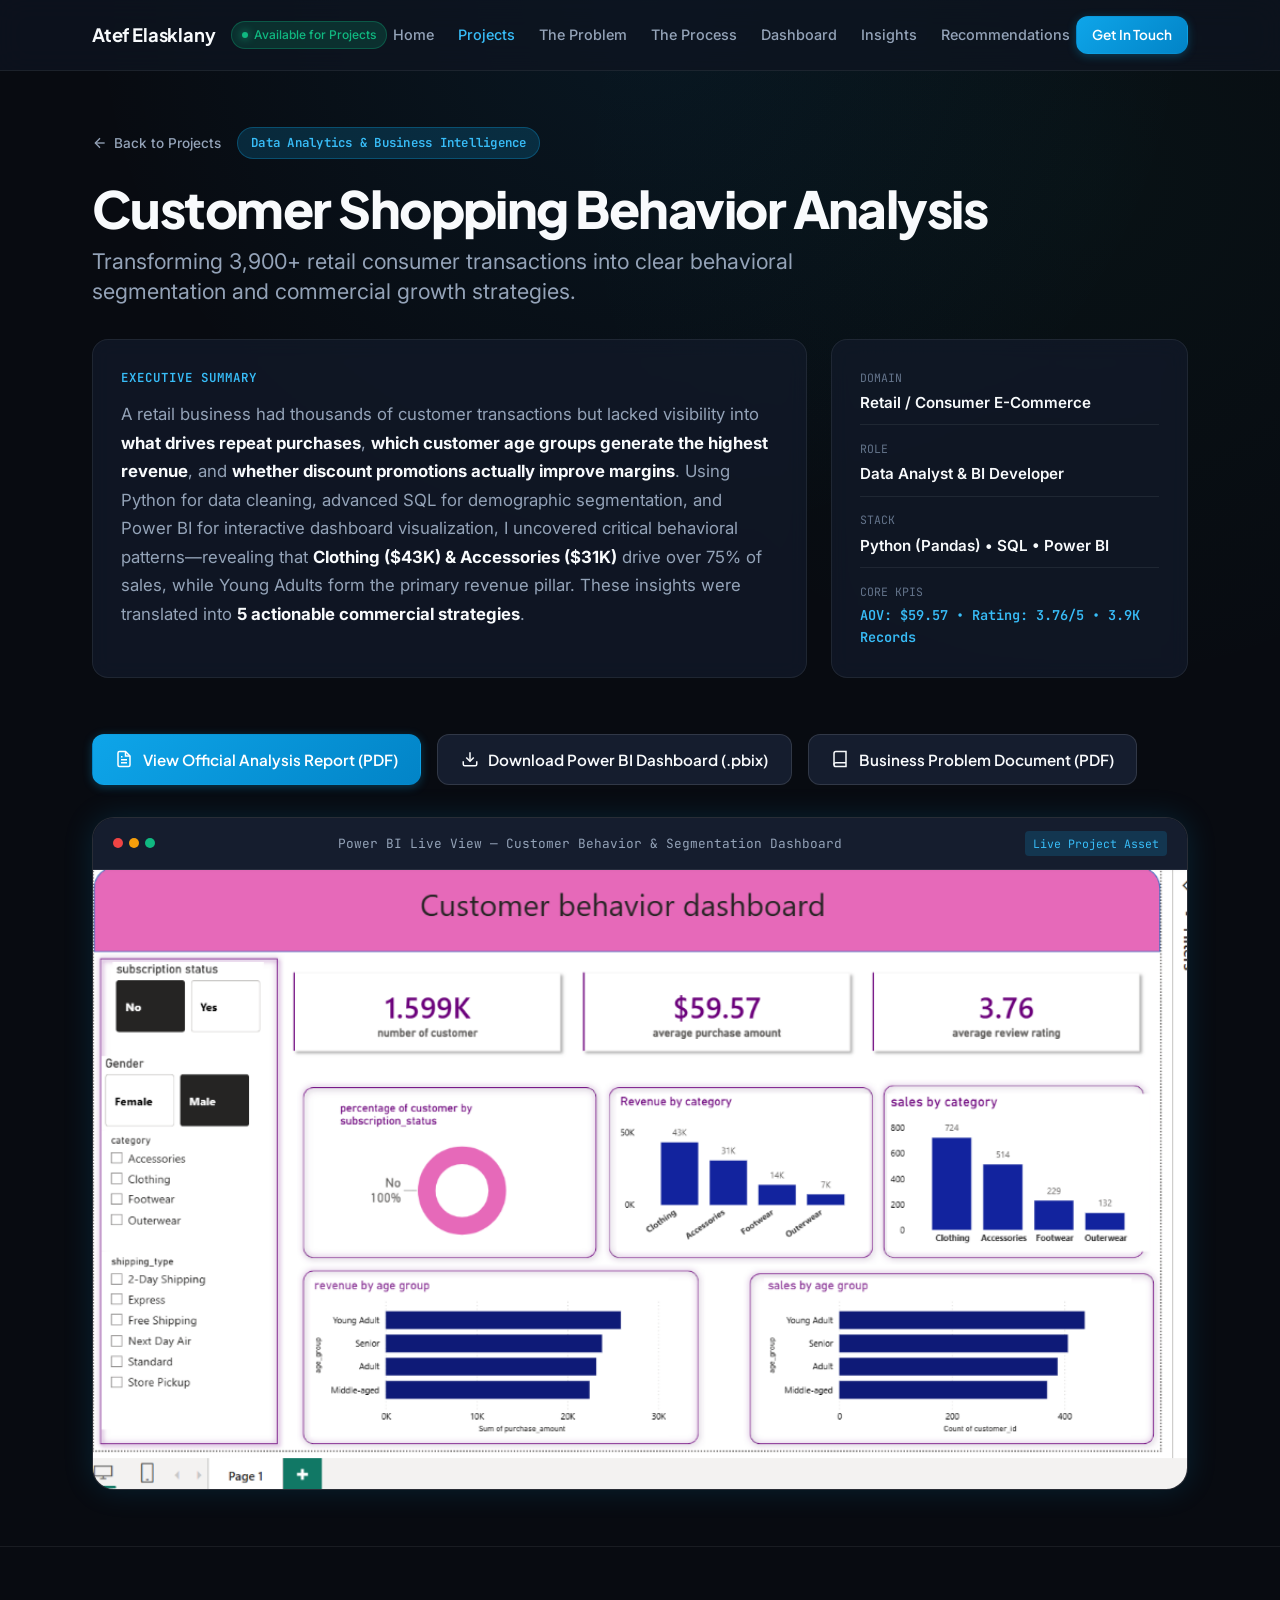
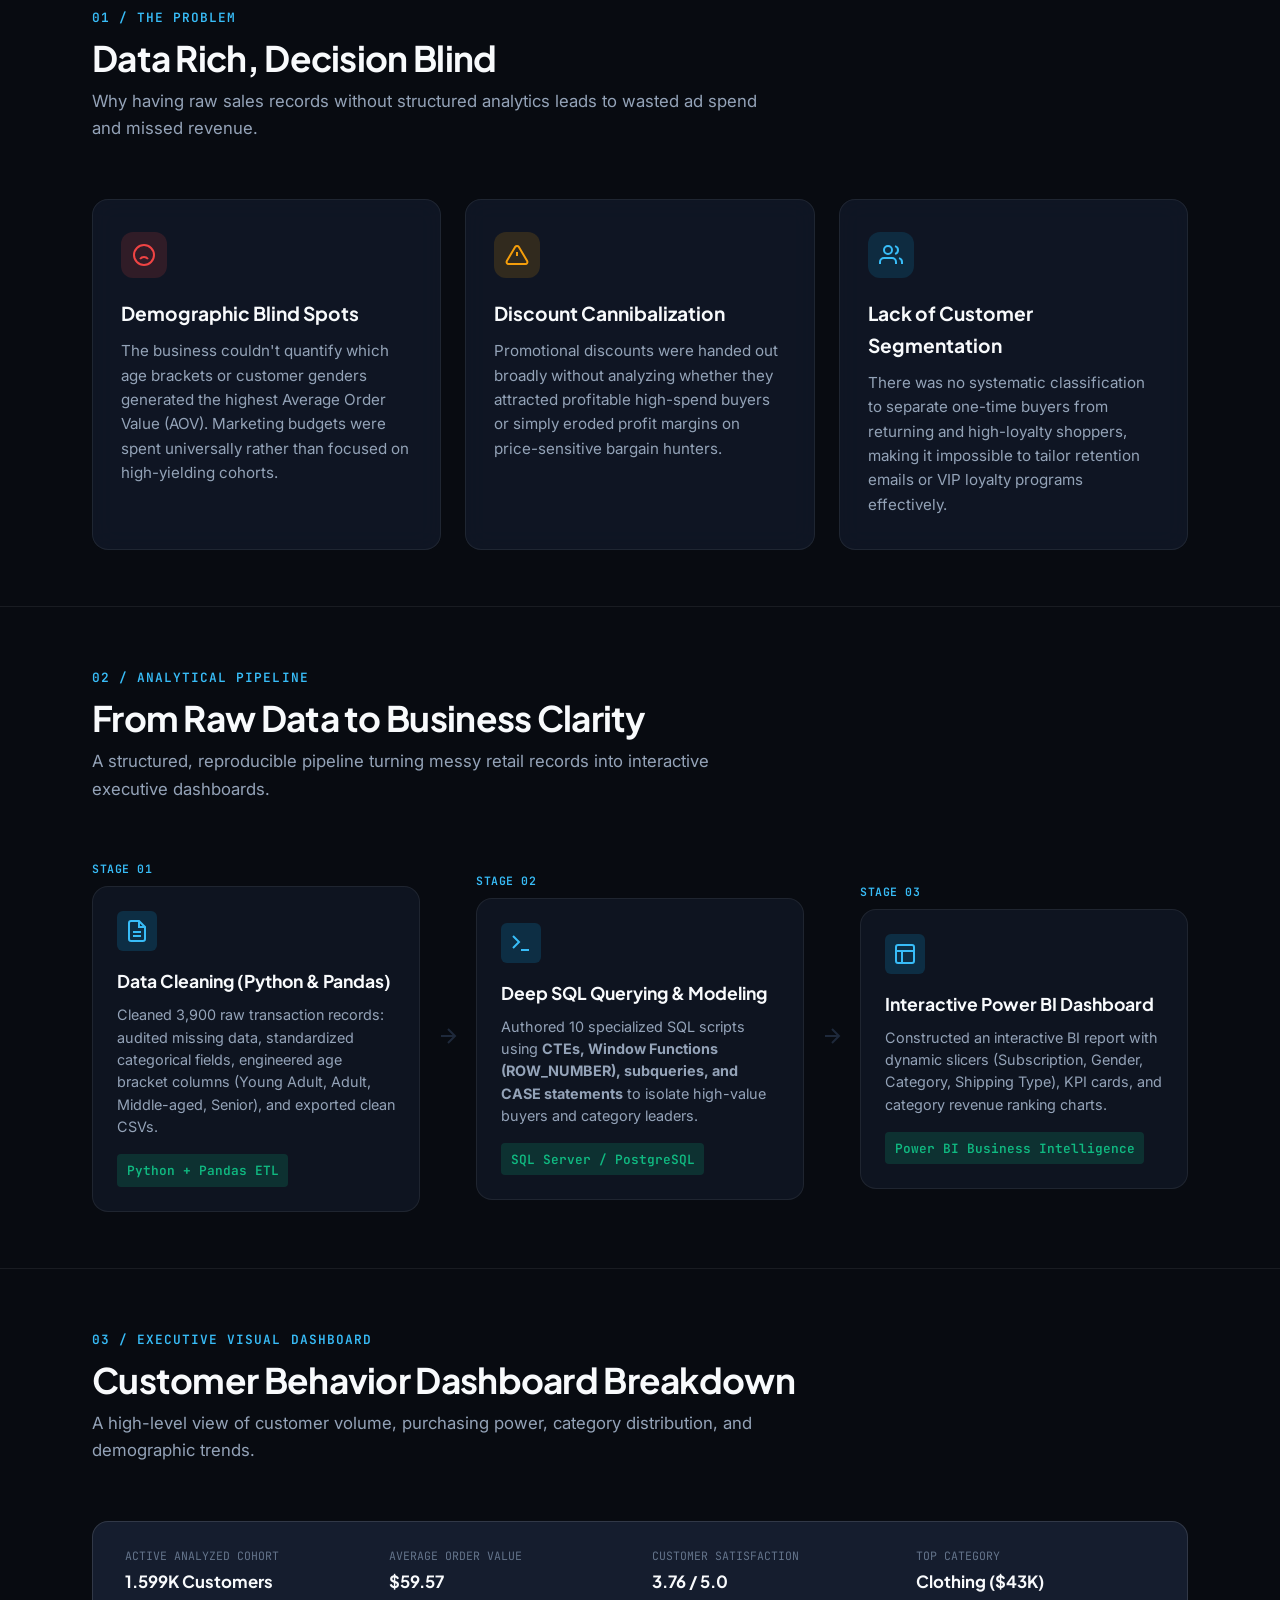
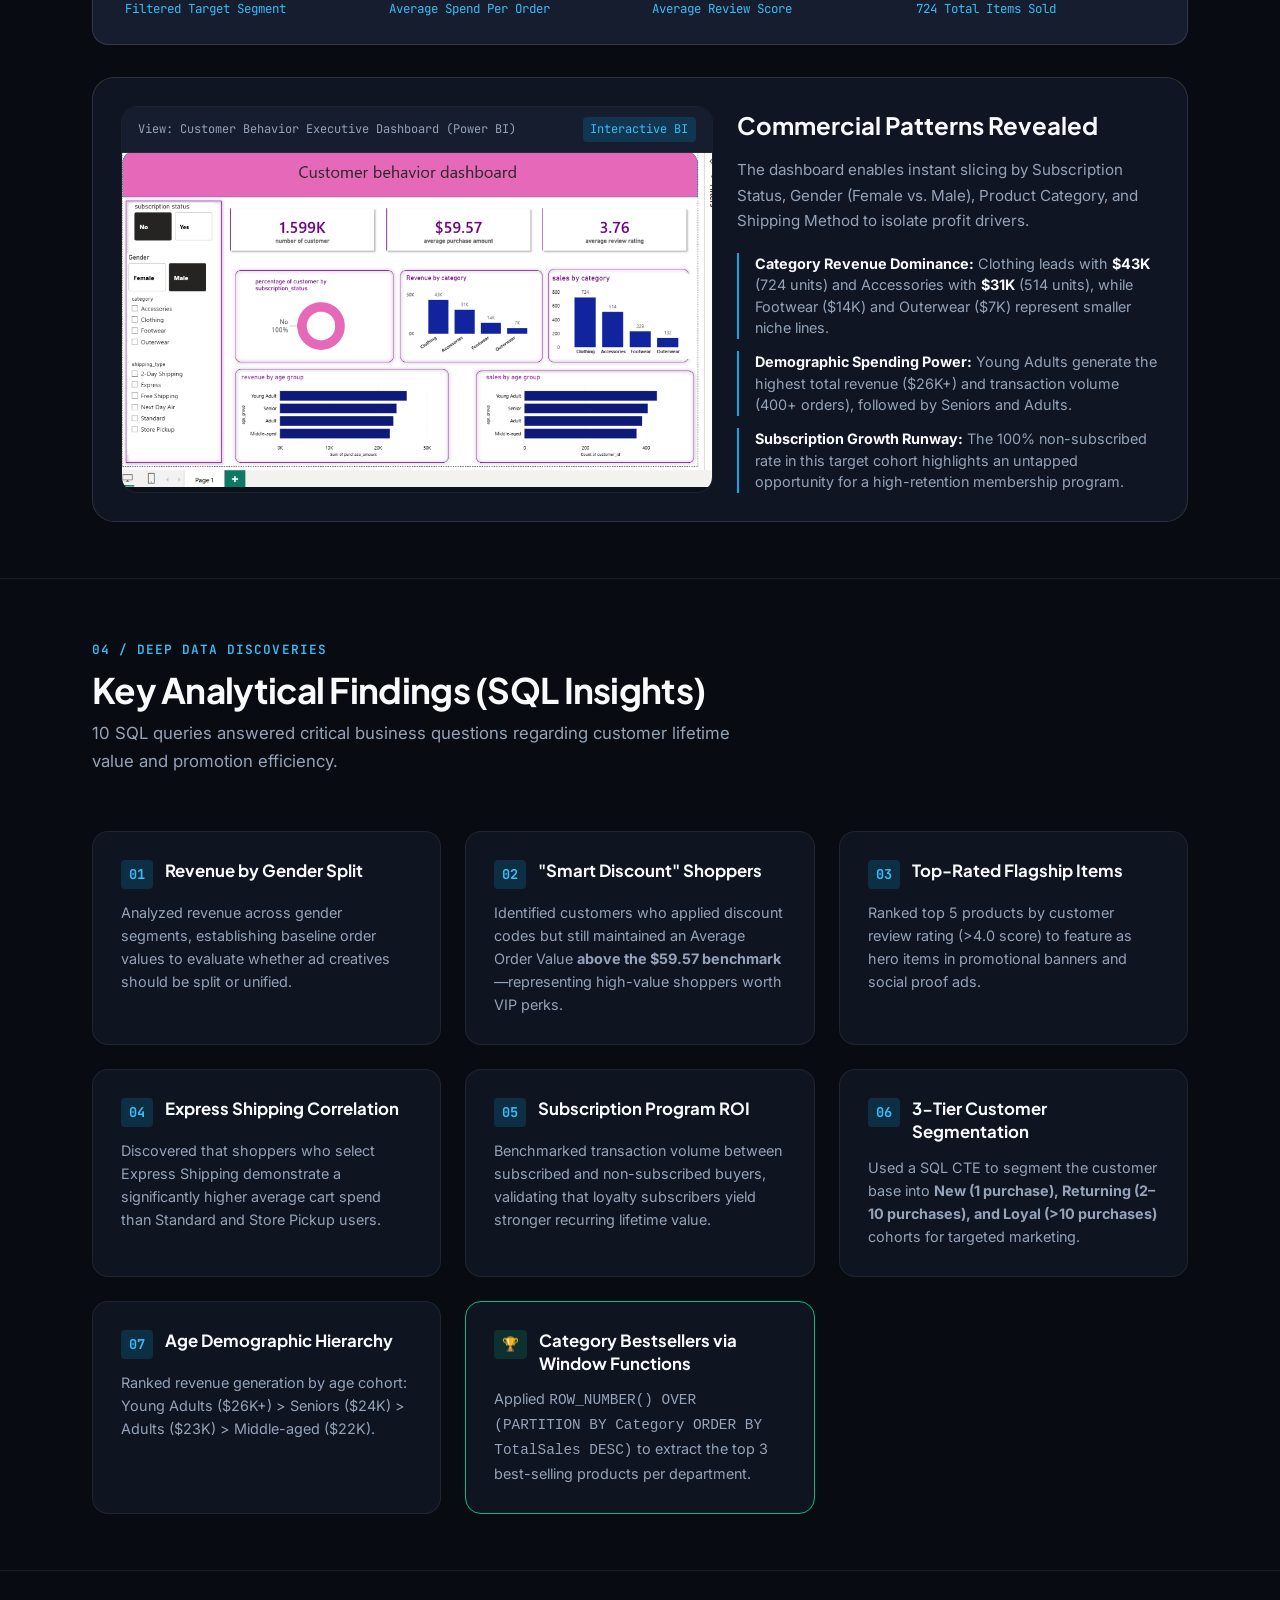
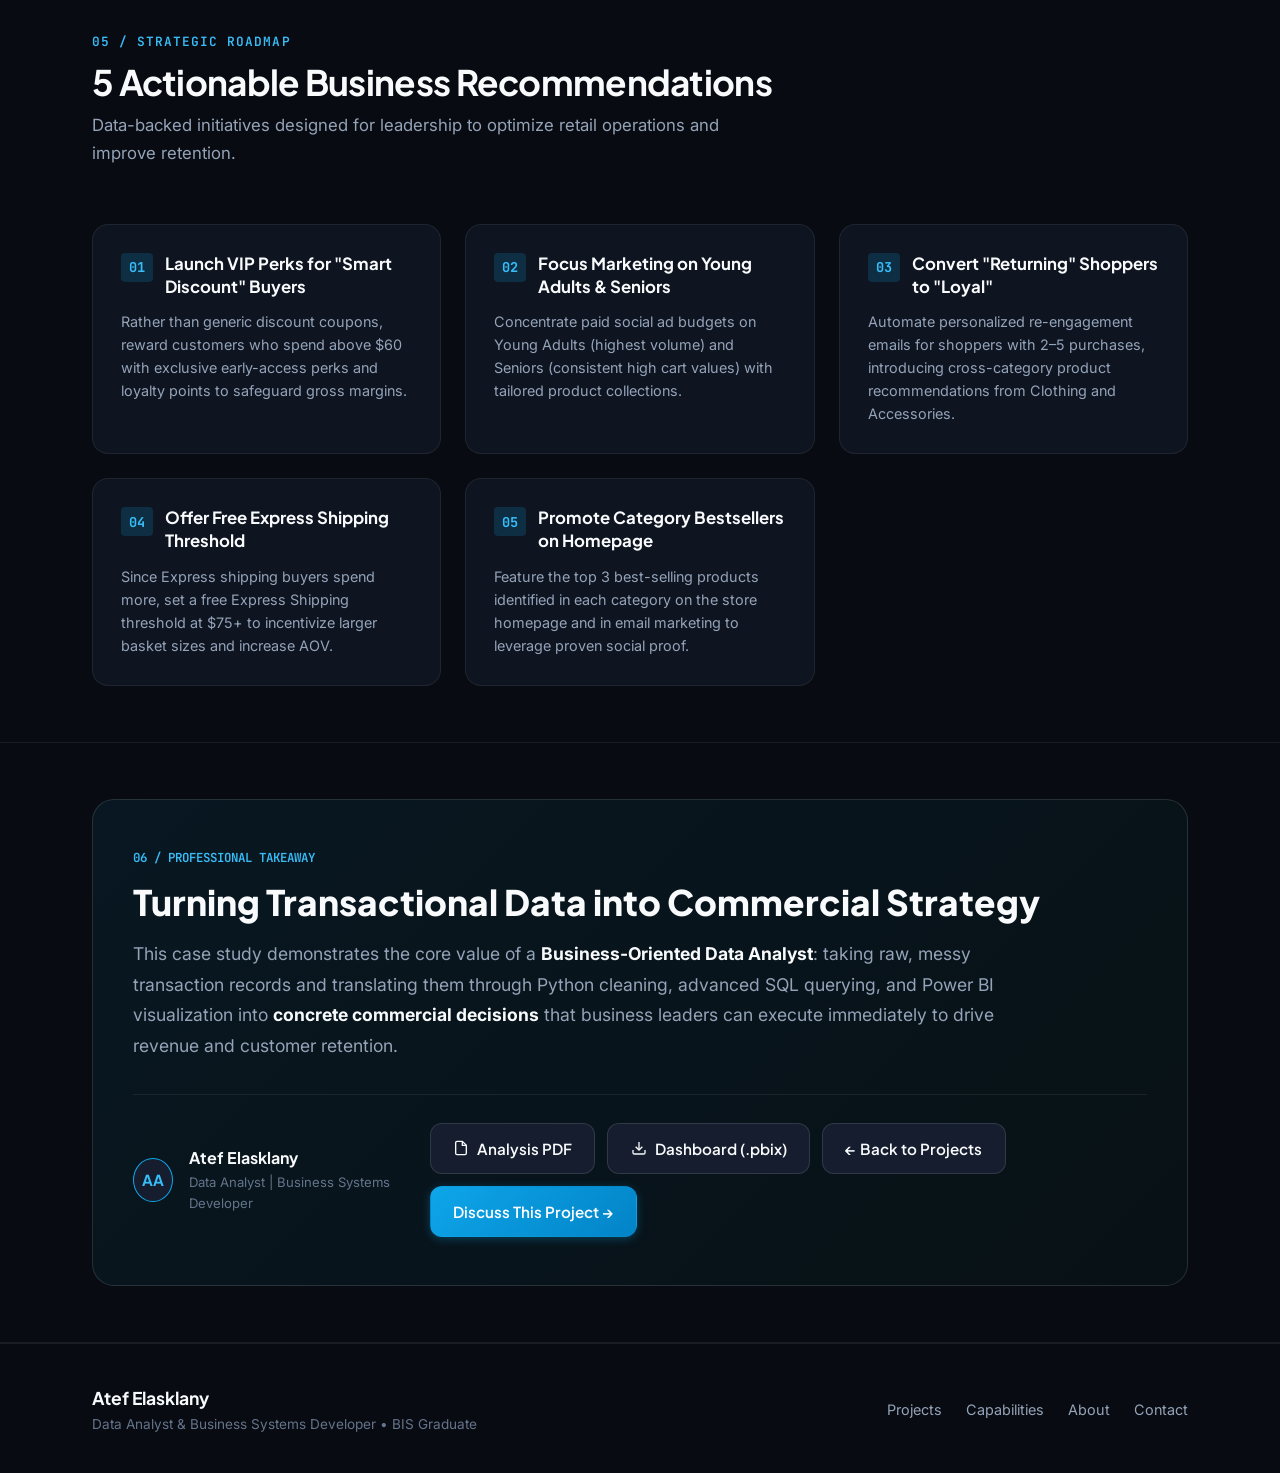
<file: projects/customer-behavior.html>
<!DOCTYPE html>
<html lang="en">
<head>
  <meta charset="UTF-8" />
  <meta name="viewport" content="width=device-width, initial-scale=1.0" />
  <title>Customer Shopping Behavior Analysis | Atef Elasklany</title>
  <meta name="description" content="Customer Shopping Behavior Analysis Case Study by Atef Elasklany. Analyzed 3,900 retail transactions using Python, PostgreSQL, and Power BI to uncover behavioral segmentation and actionable retention strategies." />
  
  <!-- Google Fonts: Plus Jakarta Sans, Inter, JetBrains Mono -->
  <link rel="preconnect" href="https://fonts.googleapis.com" />
  <link rel="preconnect" href="https://fonts.gstatic.com" crossorigin />
  <link href="https://fonts.googleapis.com/css2?family=Inter:wght@300;400;500;600;700&family=JetBrains+Mono:wght@400;500;600;700&family=Plus+Jakarta+Sans:wght@500;600;700;800&display=swap" rel="stylesheet" />
  
  <!-- Core Stylesheet -->
  <link rel="stylesheet" href="../css/styles.css" />
</head>
<body class="dark-theme">

  <!-- ================= TOP NAVIGATION BAR ================= -->
  <header class="site-header">
    <div class="nav-container">
      <a href="../index.html" class="brand-logo">
        <span class="logo-name">Atef Elasklany</span>
        <span class="status-indicator">
          <span class="status-dot"></span> Available for Projects
        </span>
      </a>

      <nav class="nav-links">
        <a href="../index.html">Home</a>
        <a href="../projects.html" style="color: var(--accent-cyan-light);">Projects</a>
        <a href="#problem">The Problem</a>
        <a href="#process">The Process</a>
        <a href="#dashboard">Dashboard</a>
        <a href="#insights">Insights</a>
        <a href="#recommendations">Recommendations</a>
      </nav>

      <div class="nav-actions">
        <a href="../index.html#contact" class="btn btn-sm btn-primary">Get In Touch</a>
      </div>
    </div>
  </header>

  <main class="case-study-container">

    <!-- ================= 01. CASE STUDY HERO ================= -->
    <section class="cs-hero section-spacing" id="overview">
      <div class="container">
        
        <!-- Breadcrumb & Tag -->
        <div class="hero-top-meta">
          <a href="../projects.html" class="back-link">
            <svg width="16" height="16" viewBox="0 0 24 24" fill="none" stroke="currentColor" stroke-width="2"><line x1="19" y1="12" x2="5" y2="12"></line><polyline points="12 19 5 12 12 5"></polyline></svg>
            Back to Projects
          </a>
          <span class="badge badge-primary">Data Analytics & Business Intelligence</span>
        </div>

        <!-- Title & Subtitle -->
        <h1 class="cs-title">Customer Shopping Behavior Analysis</h1>
        <p class="cs-subtitle">Transforming 3,900+ retail consumer transactions into clear behavioral segmentation and commercial growth strategies.</p>

        <!-- Executive Summary Bento Box -->
        <div class="hero-summary-grid">
          
          <div class="summary-card main-summary">
            <div class="summary-label">Executive Summary</div>
            <p class="summary-text">
              A retail business had thousands of customer transactions but lacked visibility into <strong>what drives repeat purchases</strong>, <strong>which customer age groups generate the highest revenue</strong>, and <strong>whether discount promotions actually improve margins</strong>. Using Python for data cleaning, advanced SQL for demographic segmentation, and Power BI for interactive dashboard visualization, I uncovered critical behavioral patterns—revealing that <strong>Clothing ($43K) & Accessories ($31K)</strong> drive over 75% of sales, while Young Adults form the primary revenue pillar. These insights were translated into <strong>5 actionable commercial strategies</strong>.
            </p>
          </div>

          <div class="summary-card meta-sidebar">
            <div class="meta-row">
              <span class="meta-label">Domain</span>
              <span class="meta-val">Retail / Consumer E-Commerce</span>
            </div>
            <div class="meta-row">
              <span class="meta-label">Role</span>
              <span class="meta-val">Data Analyst & BI Developer</span>
            </div>
            <div class="meta-row">
              <span class="meta-label">Stack</span>
              <span class="meta-val">Python (Pandas) • SQL • Power BI</span>
            </div>
            <div class="meta-row">
              <span class="meta-label">Core KPIs</span>
              <span class="meta-val highlight-kpi">AOV: $59.57 • Rating: 3.76/5 • 3.9K Records</span>
            </div>
          </div>

        </div>

        <!-- Project Asset Links & Actions -->
        <div class="project-action-links" style="display: flex; gap: 1rem; margin-bottom: 2rem; flex-wrap: wrap;">
          <a href="../assets/Customer_Shopping_Behavior_Analysis.pdf" target="_blank" class="btn btn-primary" style="display: inline-flex; align-items: center; gap: 0.6rem; text-decoration: none;">
            <svg width="18" height="18" viewBox="0 0 24 24" fill="none" stroke="currentColor" stroke-width="2"><path d="M14 2H6a2 2 0 0 0-2 2v16a2 2 0 0 0 2 2h12a2 2 0 0 0 2-2V8z"></path><polyline points="14 2 14 8 20 8"></polyline><line x1="16" y1="13" x2="8" y2="13"></line><line x1="16" y1="17" x2="8" y2="17"></line><polyline points="10 9 9 9 8 9"></polyline></svg>
            <span>View Official Analysis Report (PDF)</span>
          </a>
          <a href="../assets/Customer_Behavior_Dashboard.pbix" download class="btn btn-secondary" style="display: inline-flex; align-items: center; gap: 0.6rem; text-decoration: none;">
            <svg width="18" height="18" viewBox="0 0 24 24" fill="none" stroke="currentColor" stroke-width="2"><path d="M21 15v4a2 2 0 0 1-2 2H5a2 2 0 0 1-2-2v-4"></path><polyline points="7 10 12 15 17 10"></polyline><line x1="12" y1="15" x2="12" y2="3"></line></svg>
            <span>Download Power BI Dashboard (.pbix)</span>
          </a>
          <a href="../assets/Customer_Behavior_Business_Problem.pdf" target="_blank" class="btn btn-secondary" style="display: inline-flex; align-items: center; gap: 0.6rem; text-decoration: none;">
            <svg width="18" height="18" viewBox="0 0 24 24" fill="none" stroke="currentColor" stroke-width="2"><path d="M4 19.5A2.5 2.5 0 0 1 6.5 17H20"></path><path d="M6.5 2H20v20H6.5A2.5 2.5 0 0 1 4 19.5v-15A2.5 2.5 0 0 1 6.5 2z"></path></svg>
            <span>Business Problem Document (PDF)</span>
          </a>
        </div>

        <!-- Hero Primary Visual Showcase -->
        <div class="hero-visual-frame" style="background: #0B101A; border: 1px solid var(--border-medium); border-radius: var(--radius-xl); overflow: hidden; box-shadow: var(--shadow-glow);">
          <div class="window-header">
            <div class="window-dots">
              <span class="dot red"></span>
              <span class="dot yellow"></span>
              <span class="dot green"></span>
            </div>
            <div class="window-title">Power BI Live View — Customer Behavior & Segmentation Dashboard</div>
            <div class="window-tag">Live Project Asset</div>
          </div>
          <div class="dashboard-render" style="padding: 0; background: #070B12; display: flex; justify-content: center; align-items: center;">
            <img src="../assets/customer_behavior_dashboard.png" alt="Customer Behavior Power BI Dashboard" style="width: 100%; height: auto; display: block; object-fit: contain;" />
          </div>
        </div>

      </div>
    </section>

    <!-- ================= 02. THE BUSINESS PROBLEM ================= -->
    <section class="cs-challenge section-spacing" id="problem">
      <div class="container">
        
        <div class="section-header">
          <span class="section-tag">01 / The Problem</span>
          <h2 class="section-heading">Data Rich, Decision Blind</h2>
          <p class="section-sub">Why having raw sales records without structured analytics leads to wasted ad spend and missed revenue.</p>
        </div>

        <div class="grid-3-col">
          
          <div class="glass-card">
            <div class="card-icon alert-icon">
              <svg width="24" height="24" viewBox="0 0 24 24" fill="none" stroke="currentColor" stroke-width="2"><circle cx="12" cy="12" r="10"></circle><path d="M16 16s-1.5-2-4-2-4 2-4 2"></path><line x1="9" y1="9" x2="9.01" y2="9"></line><line x1="15" y1="9" x2="15.01" y2="9"></line></svg>
            </div>
            <h3 class="card-h">Demographic Blind Spots</h3>
            <p class="card-p">
              The business couldn't quantify which age brackets or customer genders generated the highest Average Order Value (AOV). Marketing budgets were spent universally rather than focused on high-yielding cohorts.
            </p>
          </div>

          <div class="glass-card">
            <div class="card-icon warning-icon">
              <svg width="24" height="24" viewBox="0 0 24 24" fill="none" stroke="currentColor" stroke-width="2"><path d="M10.29 3.86L1.82 18a2 2 0 0 0 1.71 3h16.94a2 2 0 0 0 1.71-3L13.71 3.86a2 2 0 0 0-3.42 0z"></path><line x1="12" y1="9" x2="12" y2="13"></line><line x1="12" y1="17" x2="12.01" y2="17"></line></svg>
            </div>
            <h3 class="card-h">Discount Cannibalization</h3>
            <p class="card-p">
              Promotional discounts were handed out broadly without analyzing whether they attracted profitable high-spend buyers or simply eroded profit margins on price-sensitive bargain hunters.
            </p>
          </div>

          <div class="glass-card">
            <div class="card-icon info-icon">
              <svg width="24" height="24" viewBox="0 0 24 24" fill="none" stroke="currentColor" stroke-width="2"><path d="M17 21v-2a4 4 0 0 0-4-4H5a4 4 0 0 0-4 4v2"></path><circle cx="9" cy="7" r="4"></circle><path d="M23 21v-2a4 4 0 0 0-3-3.87"></path><path d="M16 3.13a4 4 0 0 1 0 7.75"></path></svg>
            </div>
            <h3 class="card-h">Lack of Customer Segmentation</h3>
            <p class="card-p">
              There was no systematic classification to separate one-time buyers from returning and high-loyalty shoppers, making it impossible to tailor retention emails or VIP loyalty programs effectively.
            </p>
          </div>

        </div>

      </div>
    </section>

    <!-- ================= 03. THE 3-STEP PROCESS ================= -->
    <section class="cs-approach section-spacing" id="process">
      <div class="container">
        
        <div class="section-header">
          <span class="section-tag">02 / Analytical Pipeline</span>
          <h2 class="section-heading">From Raw Data to Business Clarity</h2>
          <p class="section-sub">A structured, reproducible pipeline turning messy retail records into interactive executive dashboards.</p>
        </div>

        <div class="journey-flow">
          
          <div class="journey-step">
            <div class="step-badge">Stage 01</div>
            <div class="step-card">
              <div class="step-icon">
                <svg width="24" height="24" viewBox="0 0 24 24" fill="none" stroke="currentColor" stroke-width="2"><path d="M14 2H6a2 2 0 0 0-2 2v16a2 2 0 0 0 2 2h12a2 2 0 0 0 2-2V8z"></path><polyline points="14 2 14 8 20 8"></polyline><line x1="16" y1="13" x2="8" y2="13"></line><line x1="16" y1="17" x2="8" y2="17"></line></svg>
              </div>
              <h3 class="step-title">Data Cleaning (Python & Pandas)</h3>
              <p class="step-desc">
                Cleaned 3,900 raw transaction records: audited missing data, standardized categorical fields, engineered age bracket columns (Young Adult, Adult, Middle-aged, Senior), and exported clean CSVs.
              </p>
              <div class="step-metric">Python + Pandas ETL</div>
            </div>
          </div>

          <div class="journey-arrow">
            <svg width="24" height="24" viewBox="0 0 24 24" fill="none" stroke="currentColor" stroke-width="2"><line x1="5" y1="12" x2="19" y2="12"></line><polyline points="12 5 19 12 12 19"></polyline></svg>
          </div>

          <div class="journey-step">
            <div class="step-badge">Stage 02</div>
            <div class="step-card">
              <div class="step-icon">
                <svg width="24" height="24" viewBox="0 0 24 24" fill="none" stroke="currentColor" stroke-width="2"><polyline points="4 17 10 11 4 5"></polyline><line x1="12" y1="19" x2="20" y2="19"></line></svg>
              </div>
              <h3 class="step-title">Deep SQL Querying & Modeling</h3>
              <p class="step-desc">
                Authored 10 specialized SQL scripts using <strong>CTEs, Window Functions (ROW_NUMBER), subqueries, and CASE statements</strong> to isolate high-value buyers and category leaders.
              </p>
              <div class="step-metric">SQL Server / PostgreSQL</div>
            </div>
          </div>

          <div class="journey-arrow">
            <svg width="24" height="24" viewBox="0 0 24 24" fill="none" stroke="currentColor" stroke-width="2"><line x1="5" y1="12" x2="19" y2="12"></line><polyline points="12 5 19 12 12 19"></polyline></svg>
          </div>

          <div class="journey-step">
            <div class="step-badge">Stage 03</div>
            <div class="step-card">
              <div class="step-icon">
                <svg width="24" height="24" viewBox="0 0 24 24" fill="none" stroke="currentColor" stroke-width="2"><rect x="3" y="3" width="18" height="18" rx="2" ry="2"></rect><line x1="3" y1="9" x2="21" y2="9"></line><line x1="9" y1="21" x2="9" y2="9"></line></svg>
              </div>
              <h3 class="step-title">Interactive Power BI Dashboard</h3>
              <p class="step-desc">
                Constructed an interactive BI report with dynamic slicers (Subscription, Gender, Category, Shipping Type), KPI cards, and category revenue ranking charts.
              </p>
              <div class="step-metric">Power BI Business Intelligence</div>
            </div>
          </div>

        </div>

      </div>
    </section>

    <!-- ================= 04. DASHBOARD SHOWCASE & METRICS ================= -->
    <section class="cs-ecosystem section-spacing" id="dashboard">
      <div class="container">
        
        <div class="section-header">
          <span class="section-tag">03 / Executive Visual Dashboard</span>
          <h2 class="section-heading">Customer Behavior Dashboard Breakdown</h2>
          <p class="section-sub">A high-level view of customer volume, purchasing power, category distribution, and demographic trends.</p>
        </div>

        <!-- 4 KPI Summary Cards -->
        <div class="kpi-banner" style="grid-template-columns: repeat(4, 1fr); margin-bottom: 2rem;">
          <div class="kpi-banner-item">
            <span class="k-label">Active Analyzed Cohort</span>
            <span class="k-val">1.599K Customers</span>
            <span class="k-desc">Filtered Target Segment</span>
          </div>
          <div class="kpi-banner-item">
            <span class="k-label">Average Order Value</span>
            <span class="k-val">$59.57</span>
            <span class="k-desc">Average Spend Per Order</span>
          </div>
          <div class="kpi-banner-item">
            <span class="k-label">Customer Satisfaction</span>
            <span class="k-val">3.76 / 5.0</span>
            <span class="k-desc">Average Review Score</span>
          </div>
          <div class="kpi-banner-item">
            <span class="k-label">Top Category</span>
            <span class="k-val">Clothing ($43K)</span>
            <span class="k-desc">724 Total Items Sold</span>
          </div>
        </div>

        <div class="eco-card-grid" style="grid-template-columns: 7fr 5fr;">
          <div class="eco-screen-wrap">
            <div class="mockup-header">
              <span>View: Customer Behavior Executive Dashboard (Power BI)</span>
              <span class="status-pill">Interactive BI</span>
            </div>
            <div class="mockup-content" style="padding: 0; background: #070B12;">
              <img src="../assets/customer_behavior_dashboard.png" alt="Customer Behavior Dashboard" style="width: 100%; height: auto; display: block; object-fit: contain;" />
            </div>
          </div>
          <div class="eco-info-wrap">
            <h3 class="eco-title">Commercial Patterns Revealed</h3>
            <p class="eco-desc">
              The dashboard enables instant slicing by Subscription Status, Gender (Female vs. Male), Product Category, and Shipping Method to isolate profit drivers.
            </p>
            <div class="eco-feature-list">
              <div class="eco-item">
                <strong>Category Revenue Dominance:</strong> Clothing leads with <strong>$43K</strong> (724 units) and Accessories with <strong>$31K</strong> (514 units), while Footwear ($14K) and Outerwear ($7K) represent smaller niche lines.
              </div>
              <div class="eco-item">
                <strong>Demographic Spending Power:</strong> Young Adults generate the highest total revenue ($26K+) and transaction volume (400+ orders), followed by Seniors and Adults.
              </div>
              <div class="eco-item">
                <strong>Subscription Growth Runway:</strong> The 100% non-subscribed rate in this target cohort highlights an untapped opportunity for a high-retention membership program.
              </div>
            </div>
          </div>
        </div>

      </div>
    </section>

    <!-- ================= 05. KEY SQL INSIGHTS ================= -->
    <section class="cs-insights section-spacing" id="insights">
      <div class="container">
        
        <div class="section-header">
          <span class="section-tag">04 / Deep Data Discoveries</span>
          <h2 class="section-heading">Key Analytical Findings (SQL Insights)</h2>
          <p class="section-sub">10 SQL queries answered critical business questions regarding customer lifetime value and promotion efficiency.</p>
        </div>

        <div class="rec-grid">
          
          <div class="rec-card">
            <div class="rec-header">
              <span class="rec-number">01</span>
              <h3 class="rec-title">Revenue by Gender Split</h3>
            </div>
            <p class="rec-p">
              Analyzed revenue across gender segments, establishing baseline order values to evaluate whether ad creatives should be split or unified.
            </p>
          </div>

          <div class="rec-card">
            <div class="rec-header">
              <span class="rec-number">02</span>
              <h3 class="rec-title">"Smart Discount" Shoppers</h3>
            </div>
            <p class="rec-p">
              Identified customers who applied discount codes but still maintained an Average Order Value <strong>above the $59.57 benchmark</strong>—representing high-value shoppers worth VIP perks.
            </p>
          </div>

          <div class="rec-card">
            <div class="rec-header">
              <span class="rec-number">03</span>
              <h3 class="rec-title">Top-Rated Flagship Items</h3>
            </div>
            <p class="rec-p">
              Ranked top 5 products by customer review rating (>4.0 score) to feature as hero items in promotional banners and social proof ads.
            </p>
          </div>

          <div class="rec-card">
            <div class="rec-header">
              <span class="rec-number">04</span>
              <h3 class="rec-title">Express Shipping Correlation</h3>
            </div>
            <p class="rec-p">
              Discovered that shoppers who select Express Shipping demonstrate a significantly higher average cart spend than Standard and Store Pickup users.
            </p>
          </div>

          <div class="rec-card">
            <div class="rec-header">
              <span class="rec-number">05</span>
              <h3 class="rec-title">Subscription Program ROI</h3>
            </div>
            <p class="rec-p">
              Benchmarked transaction volume between subscribed and non-subscribed buyers, validating that loyalty subscribers yield stronger recurring lifetime value.
            </p>
          </div>

          <div class="rec-card">
            <div class="rec-header">
              <span class="rec-number">06</span>
              <h3 class="rec-title">3-Tier Customer Segmentation</h3>
            </div>
            <p class="rec-p">
              Used a SQL CTE to segment the customer base into <strong>New (1 purchase), Returning (2–10 purchases), and Loyal (>10 purchases)</strong> cohorts for targeted marketing.
            </p>
          </div>

          <div class="rec-card">
            <div class="rec-header">
              <span class="rec-number">07</span>
              <h3 class="rec-title">Age Demographic Hierarchy</h3>
            </div>
            <p class="rec-p">
              Ranked revenue generation by age cohort: Young Adults ($26K+) > Seniors ($24K) > Adults ($23K) > Middle-aged ($22K).
            </p>
          </div>

          <div class="rec-card" style="border-color: var(--accent-emerald);">
            <div class="rec-header">
              <span class="rec-number" style="background: var(--accent-emerald-glow); color: var(--accent-emerald);">🏆</span>
              <h3 class="rec-title">Category Bestsellers via Window Functions</h3>
            </div>
            <p class="rec-p">
              Applied <code>ROW_NUMBER() OVER (PARTITION BY Category ORDER BY TotalSales DESC)</code> to extract the top 3 best-selling products per department.
            </p>
          </div>

        </div>

      </div>
    </section>

    <!-- ================= 06. BUSINESS RECOMMENDATIONS ================= -->
    <section class="cs-recommendations section-spacing" id="recommendations">
      <div class="container">
        
        <div class="section-header">
          <span class="section-tag">05 / Strategic Roadmap</span>
          <h2 class="section-heading">5 Actionable Business Recommendations</h2>
          <p class="section-sub">Data-backed initiatives designed for leadership to optimize retail operations and improve retention.</p>
        </div>

        <div class="rec-grid">
          
          <div class="rec-card">
            <div class="rec-header">
              <span class="rec-number">01</span>
              <h3 class="rec-title">Launch VIP Perks for "Smart Discount" Buyers</h3>
            </div>
            <p class="rec-p">
              Rather than generic discount coupons, reward customers who spend above $60 with exclusive early-access perks and loyalty points to safeguard gross margins.
            </p>
          </div>

          <div class="rec-card">
            <div class="rec-header">
              <span class="rec-number">02</span>
              <h3 class="rec-title">Focus Marketing on Young Adults & Seniors</h3>
            </div>
            <p class="rec-p">
              Concentrate paid social ad budgets on Young Adults (highest volume) and Seniors (consistent high cart values) with tailored product collections.
            </p>
          </div>

          <div class="rec-card">
            <div class="rec-header">
              <span class="rec-number">03</span>
              <h3 class="rec-title">Convert "Returning" Shoppers to "Loyal"</h3>
            </div>
            <p class="rec-p">
              Automate personalized re-engagement emails for shoppers with 2–5 purchases, introducing cross-category product recommendations from Clothing and Accessories.
            </p>
          </div>

          <div class="rec-card">
            <div class="rec-header">
              <span class="rec-number">04</span>
              <h3 class="rec-title">Offer Free Express Shipping Threshold</h3>
            </div>
            <p class="rec-p">
              Since Express shipping buyers spend more, set a free Express Shipping threshold at $75+ to incentivize larger basket sizes and increase AOV.
            </p>
          </div>

          <div class="rec-card">
            <div class="rec-header">
              <span class="rec-number">05</span>
              <h3 class="rec-title">Promote Category Bestsellers on Homepage</h3>
            </div>
            <p class="rec-p">
              Feature the top 3 best-selling products identified in each category on the store homepage and in email marketing to leverage proven social proof.
            </p>
          </div>

        </div>

      </div>
    </section>

    <!-- ================= 07. FINAL TAKEAWAY ================= -->
    <section class="cs-takeaway section-spacing" id="takeaway">
      <div class="container">
        
        <div class="takeaway-box">
          <div class="takeaway-tag">06 / Professional Takeaway</div>
          <h2 class="takeaway-heading">Turning Transactional Data into Commercial Strategy</h2>
          <p class="takeaway-p">
            This case study demonstrates the core value of a <strong>Business-Oriented Data Analyst</strong>: taking raw, messy transaction records and translating them through Python cleaning, advanced SQL querying, and Power BI visualization into <strong>concrete commercial decisions</strong> that business leaders can execute immediately to drive revenue and customer retention.
          </p>
          
          <div class="takeaway-footer">
            <div class="author-block">
              <div class="author-avatar">AA</div>
              <div>
                <div class="author-name">Atef Elasklany</div>
                <div class="author-title">Data Analyst | Business Systems Developer</div>
              </div>
            </div>
            <div class="takeaway-actions" style="display: flex; gap: 0.75rem; flex-wrap: wrap; align-items: center;">
              <a href="../assets/Customer_Shopping_Behavior_Analysis.pdf" target="_blank" class="btn btn-secondary" style="display: inline-flex; align-items: center; gap: 0.5rem;">
                <svg width="16" height="16" viewBox="0 0 24 24" fill="none" stroke="currentColor" stroke-width="2"><path d="M14 2H6a2 2 0 0 0-2 2v16a2 2 0 0 0 2 2h12a2 2 0 0 0 2-2V8z"></path><polyline points="14 2 14 8 20 8"></polyline></svg>
                <span>Analysis PDF</span>
              </a>
              <a href="../assets/Customer_Behavior_Dashboard.pbix" download class="btn btn-secondary" style="display: inline-flex; align-items: center; gap: 0.5rem;">
                <svg width="16" height="16" viewBox="0 0 24 24" fill="none" stroke="currentColor" stroke-width="2"><path d="M21 15v4a2 2 0 0 1-2 2H5a2 2 0 0 1-2-2v-4"></path><polyline points="7 10 12 15 17 10"></polyline><line x1="12" y1="15" x2="12" y2="3"></line></svg>
                <span>Dashboard (.pbix)</span>
              </a>
              <a href="../projects.html" class="btn btn-secondary">← Back to Projects</a>
              <a href="../index.html#contact" class="btn btn-primary">Discuss This Project →</a>
            </div>
          </div>
        </div>

      </div>
    </section>

  </main>

  <!-- ================= SITE FOOTER ================= -->
  <footer class="site-footer">
    <div class="container footer-container">
      <div class="footer-left">
        <div class="footer-brand">Atef Elasklany</div>
        <p class="footer-sub">Data Analyst & Business Systems Developer • BIS Graduate</p>
      </div>
      <div class="footer-links">
        <a href="../projects.html" class="footer-link">Projects</a>
        <a href="../index.html#capabilities" class="footer-link">Capabilities</a>
        <a href="../index.html#about" class="footer-link">About</a>
        <a href="../index.html#contact" class="footer-link">Contact</a>
      </div>
    </div>
  </footer>

  <script src="../js/app.js"></script>
</body>
</html>
</file>
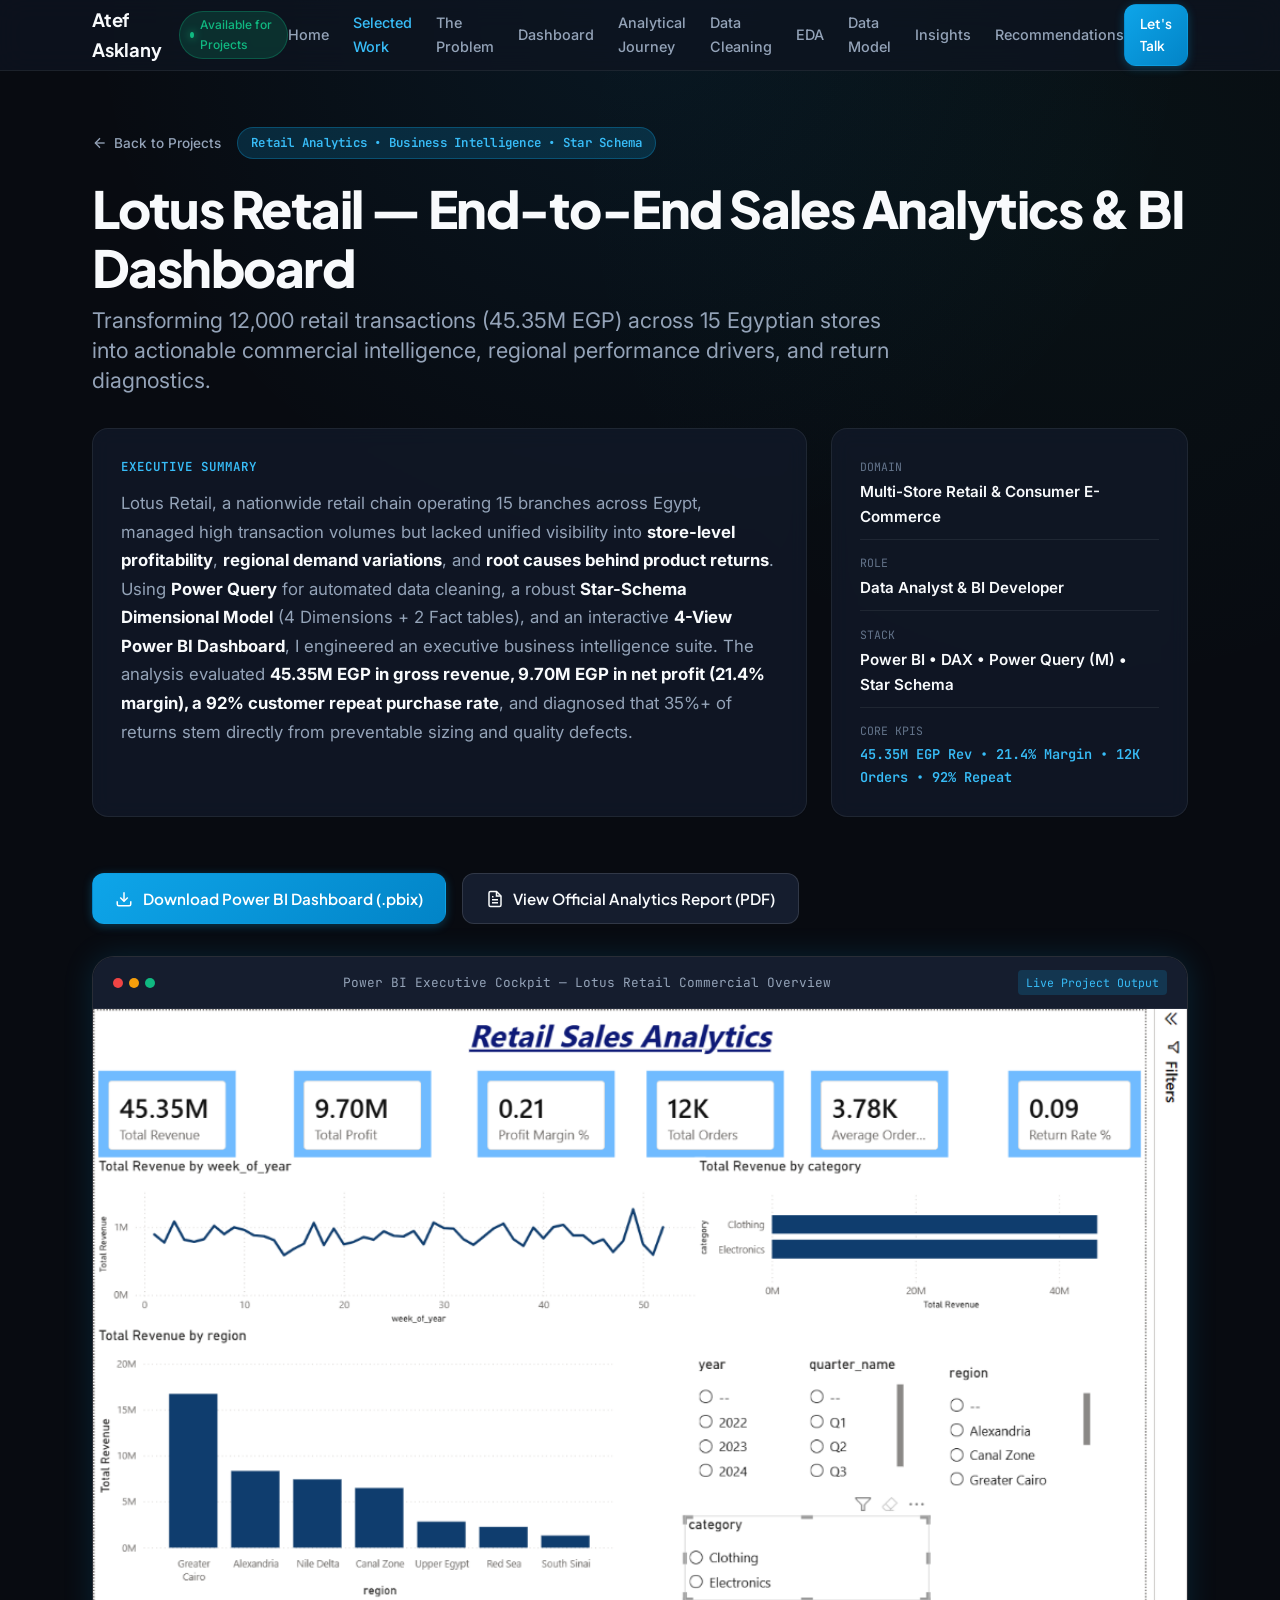
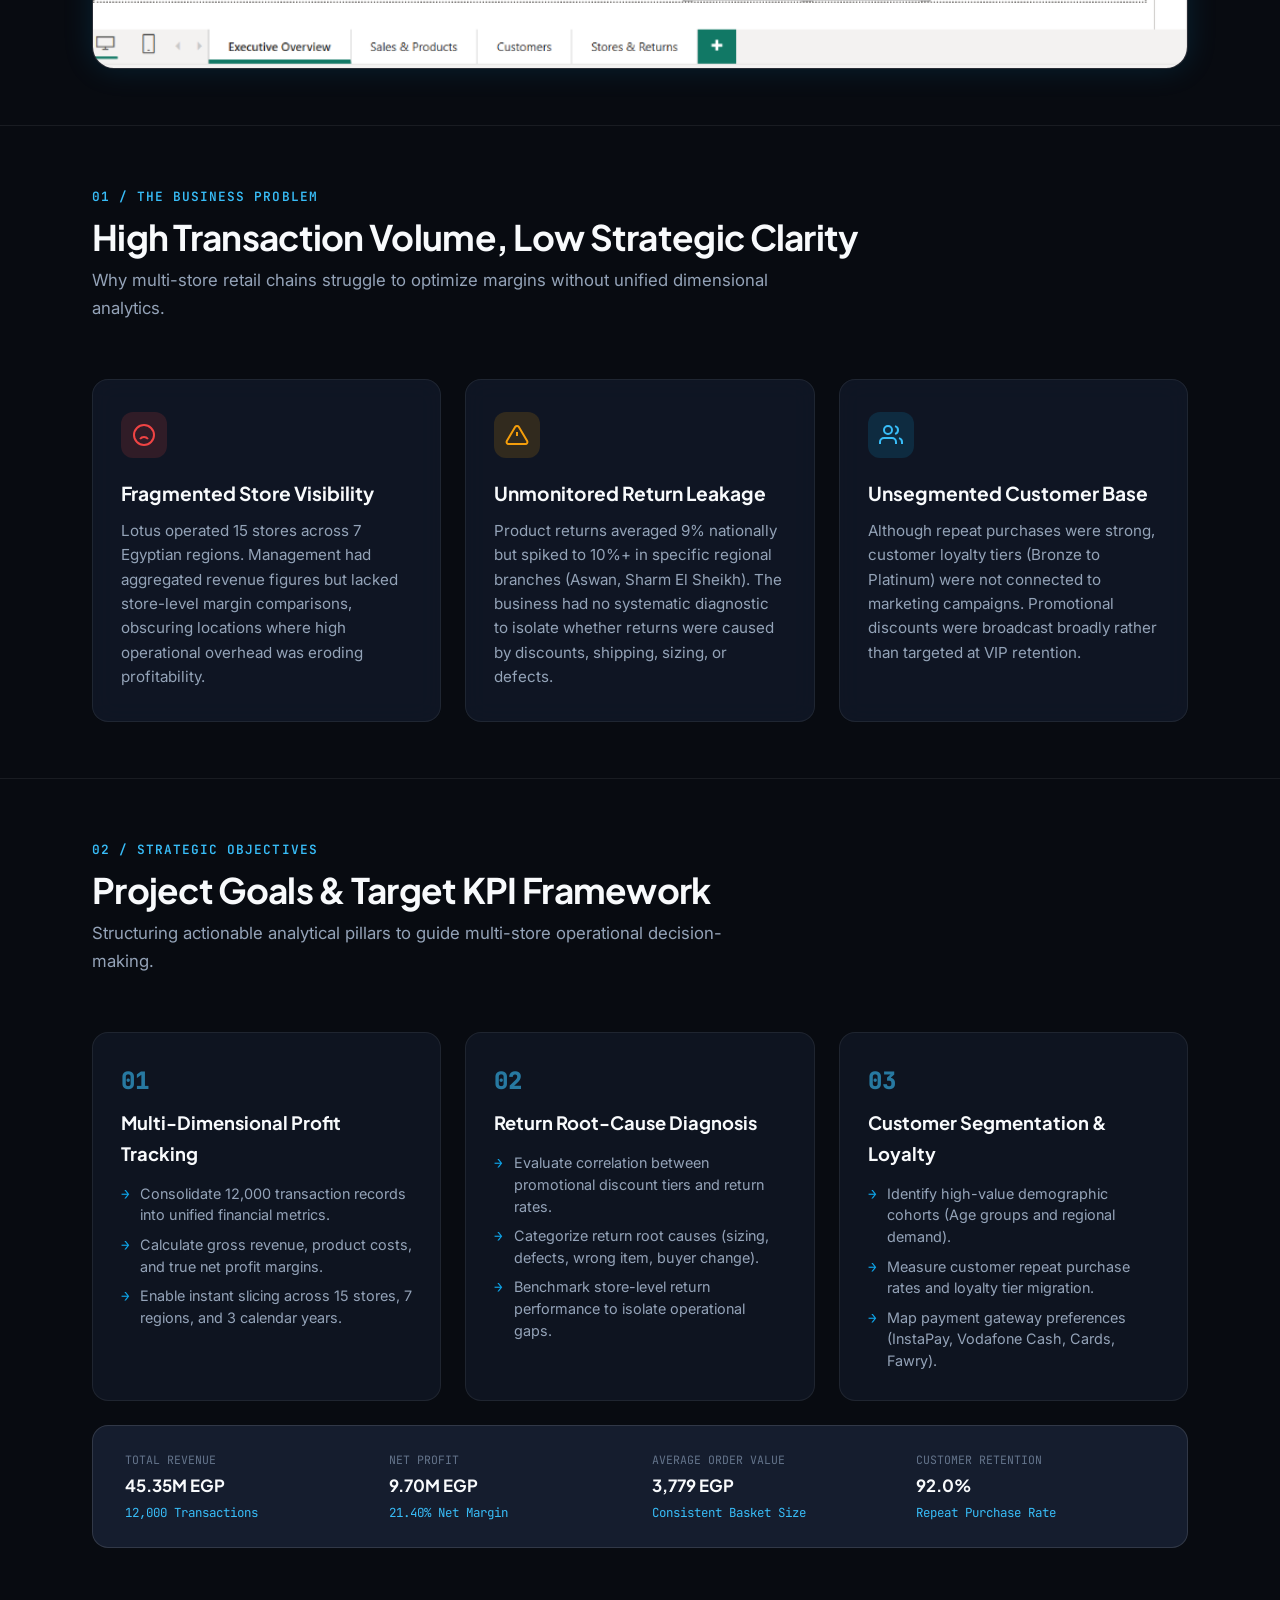
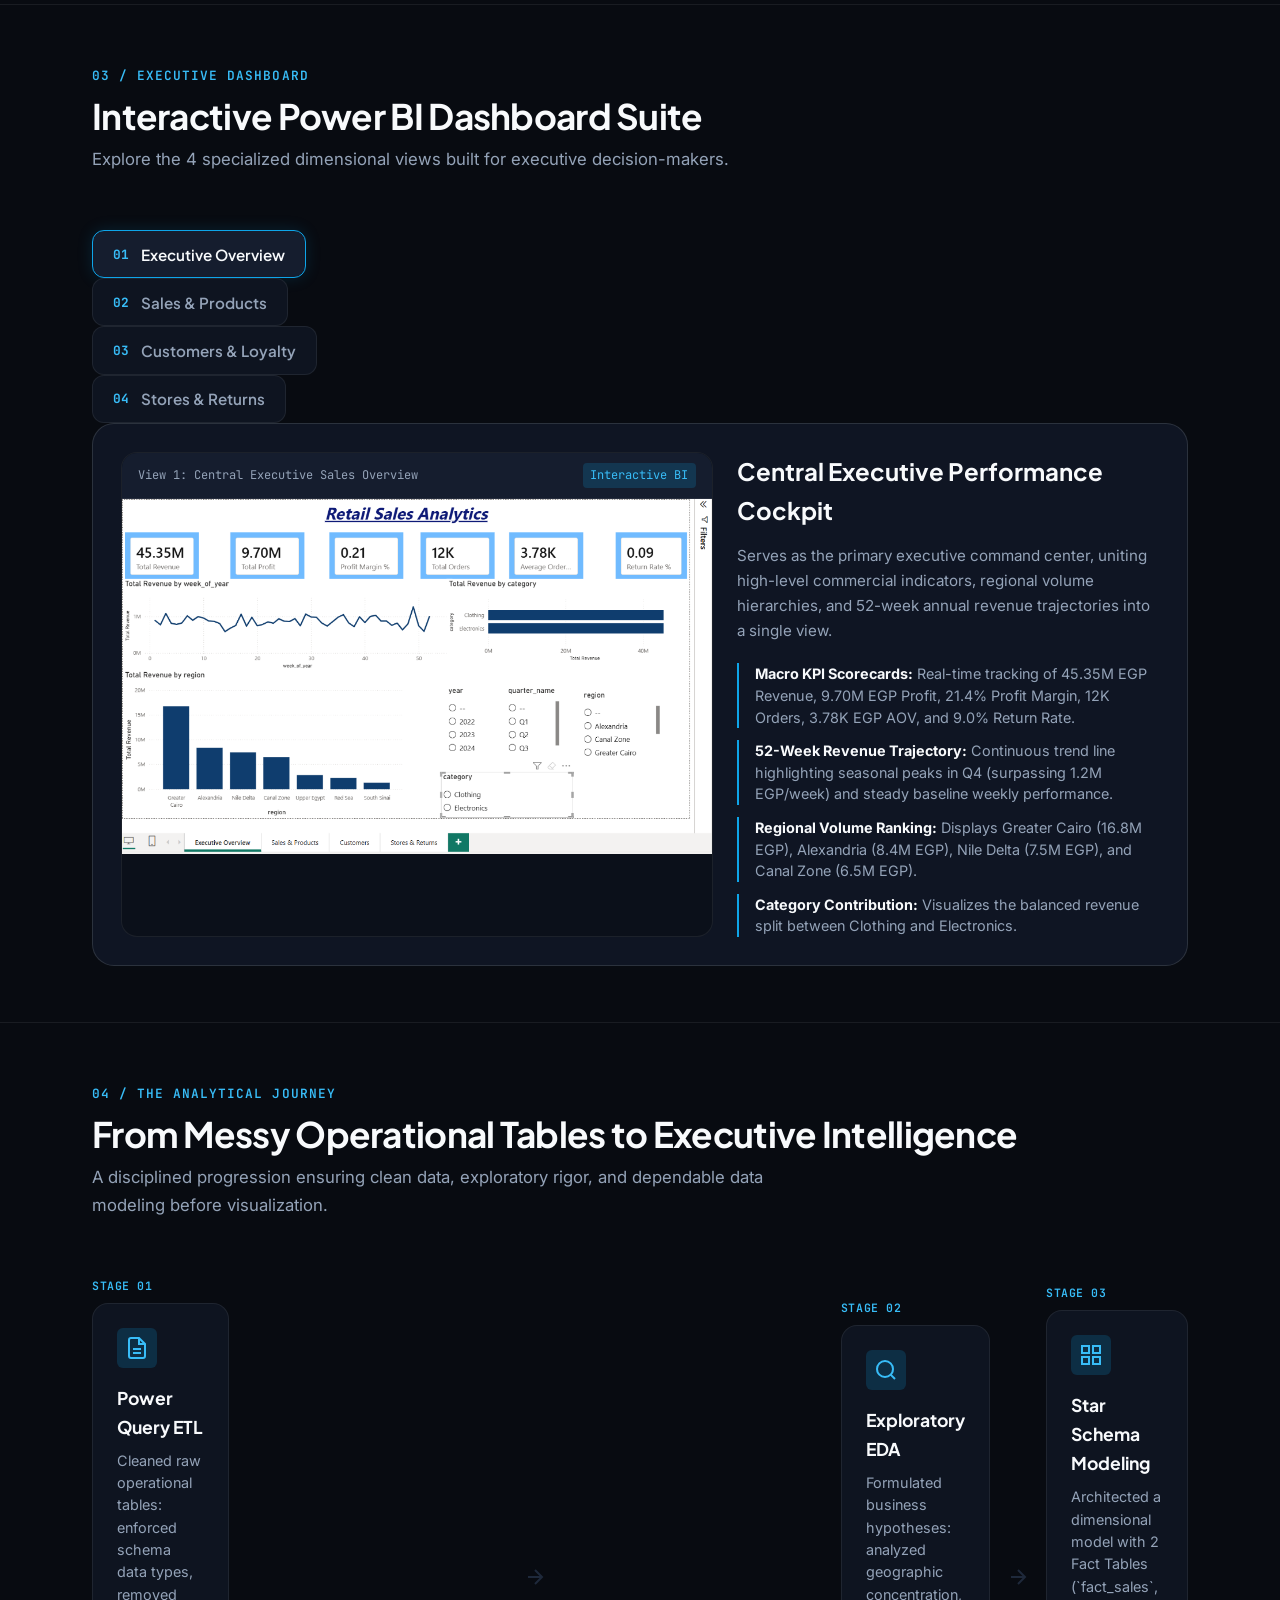
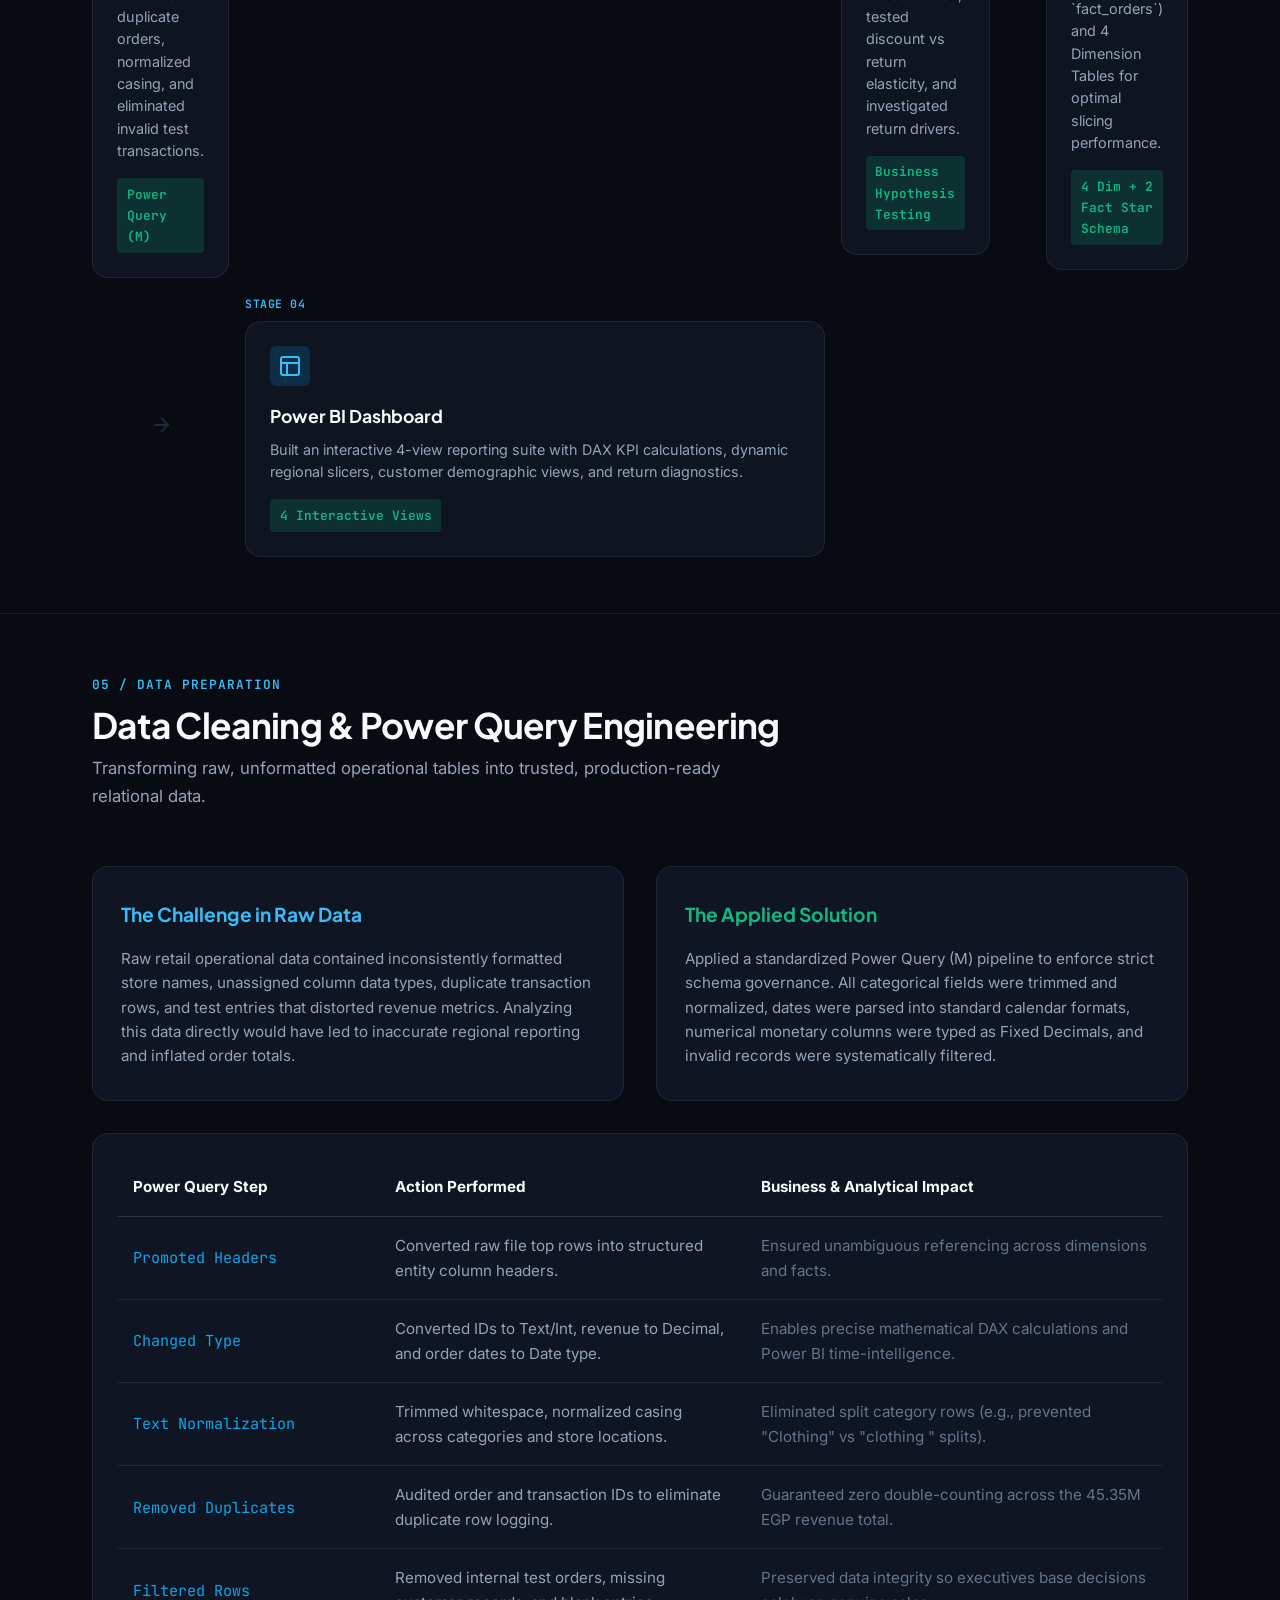
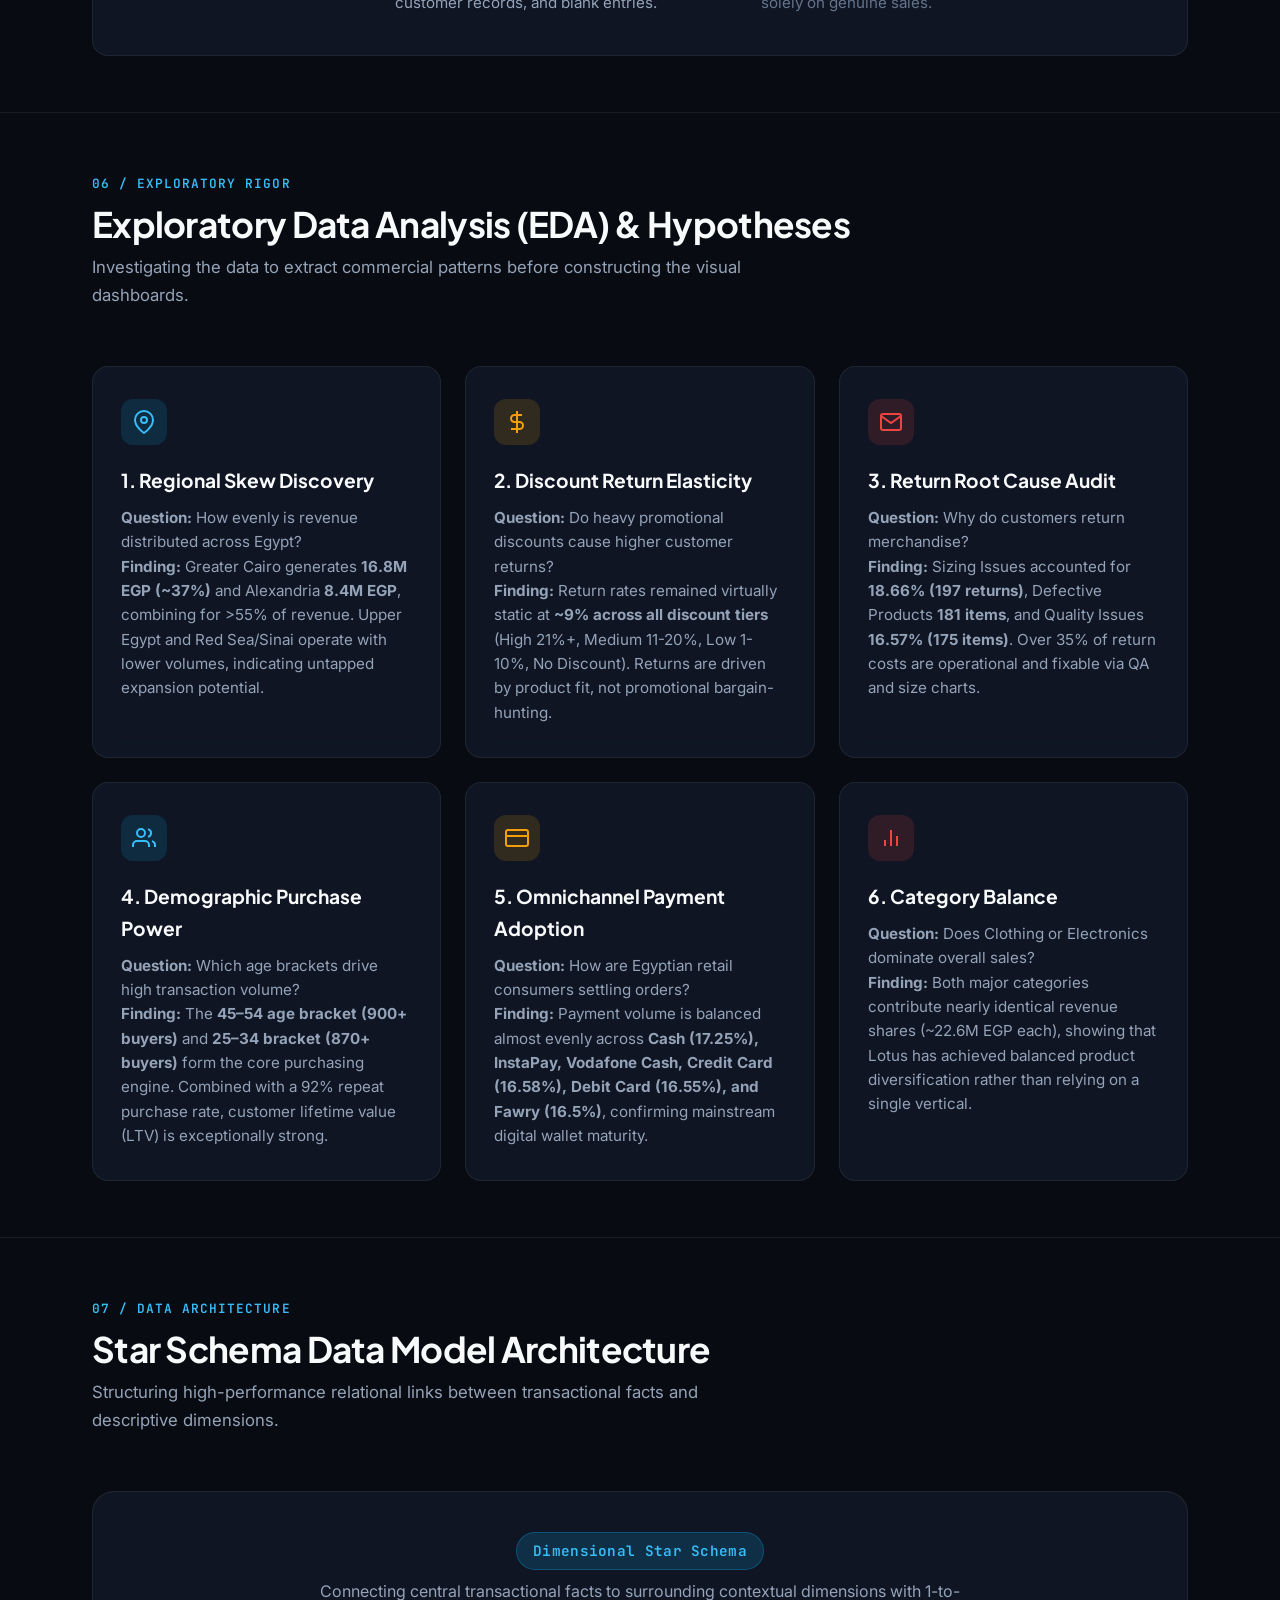
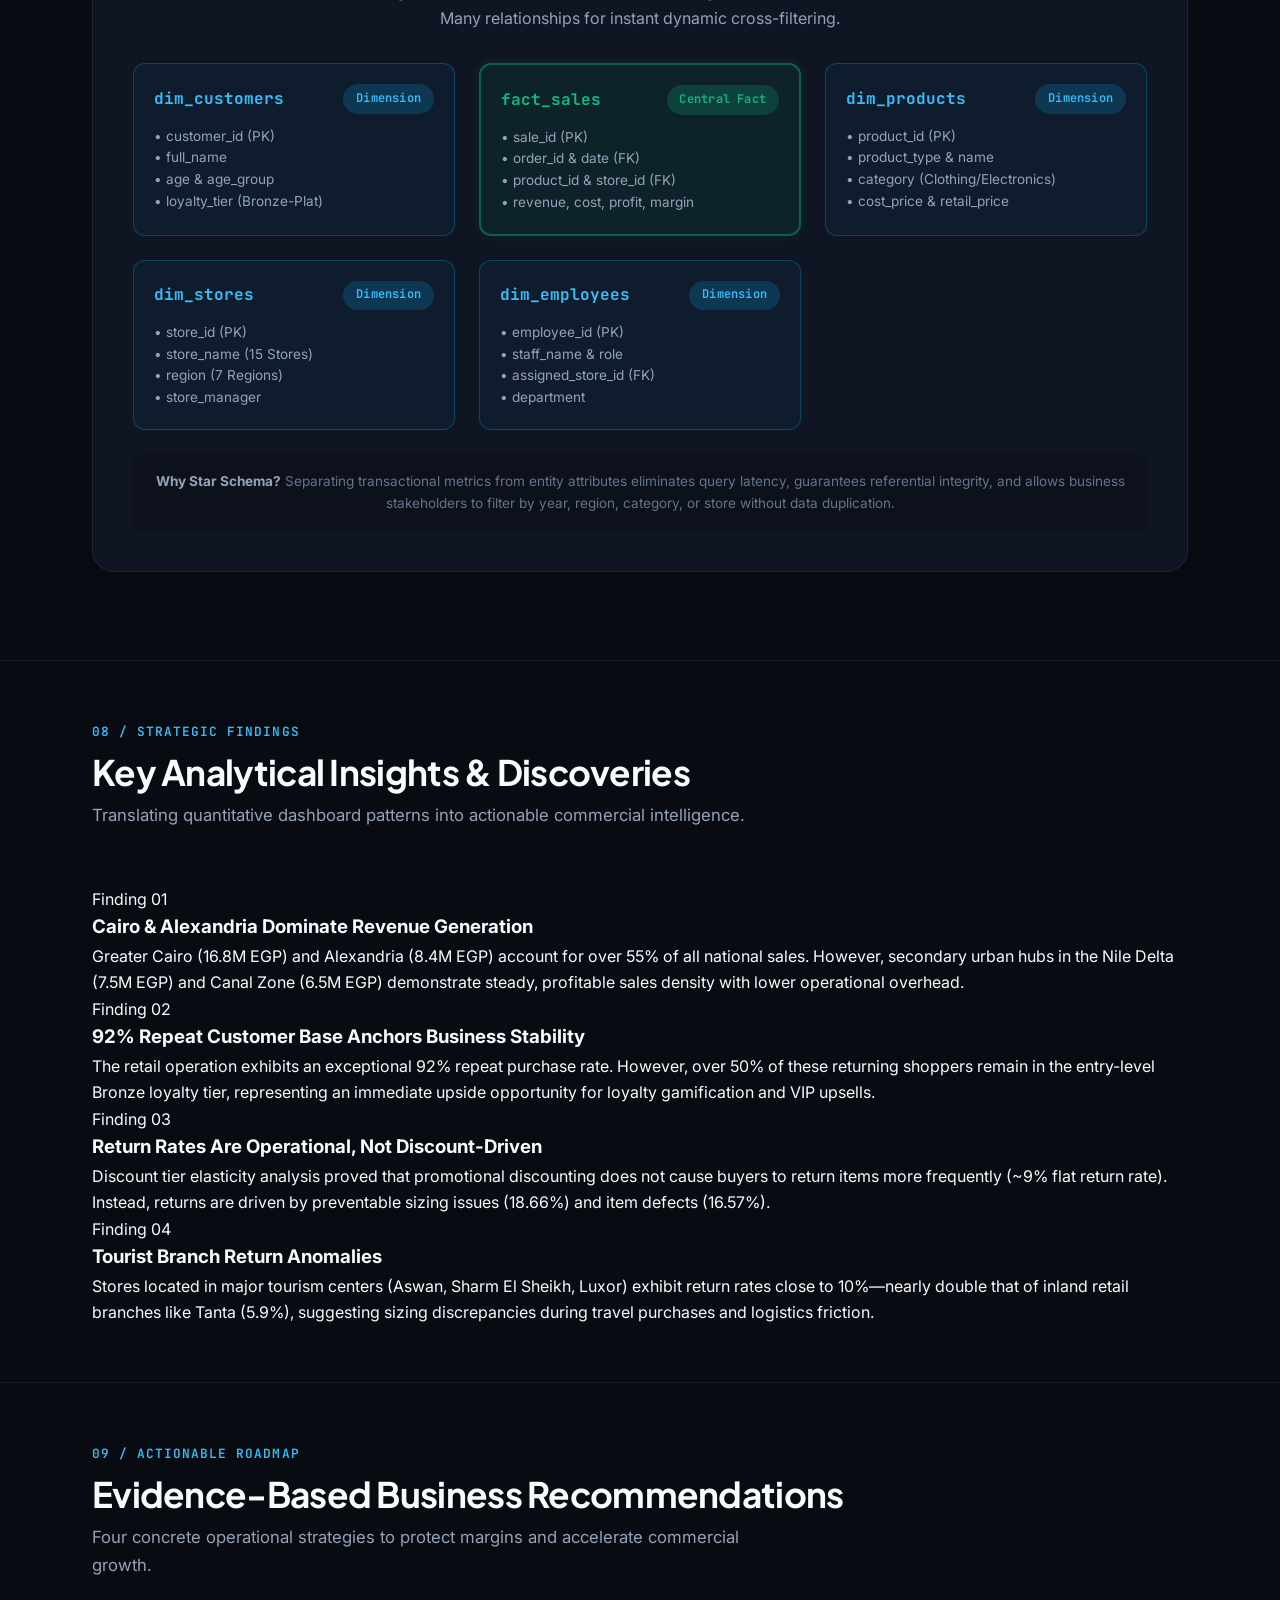
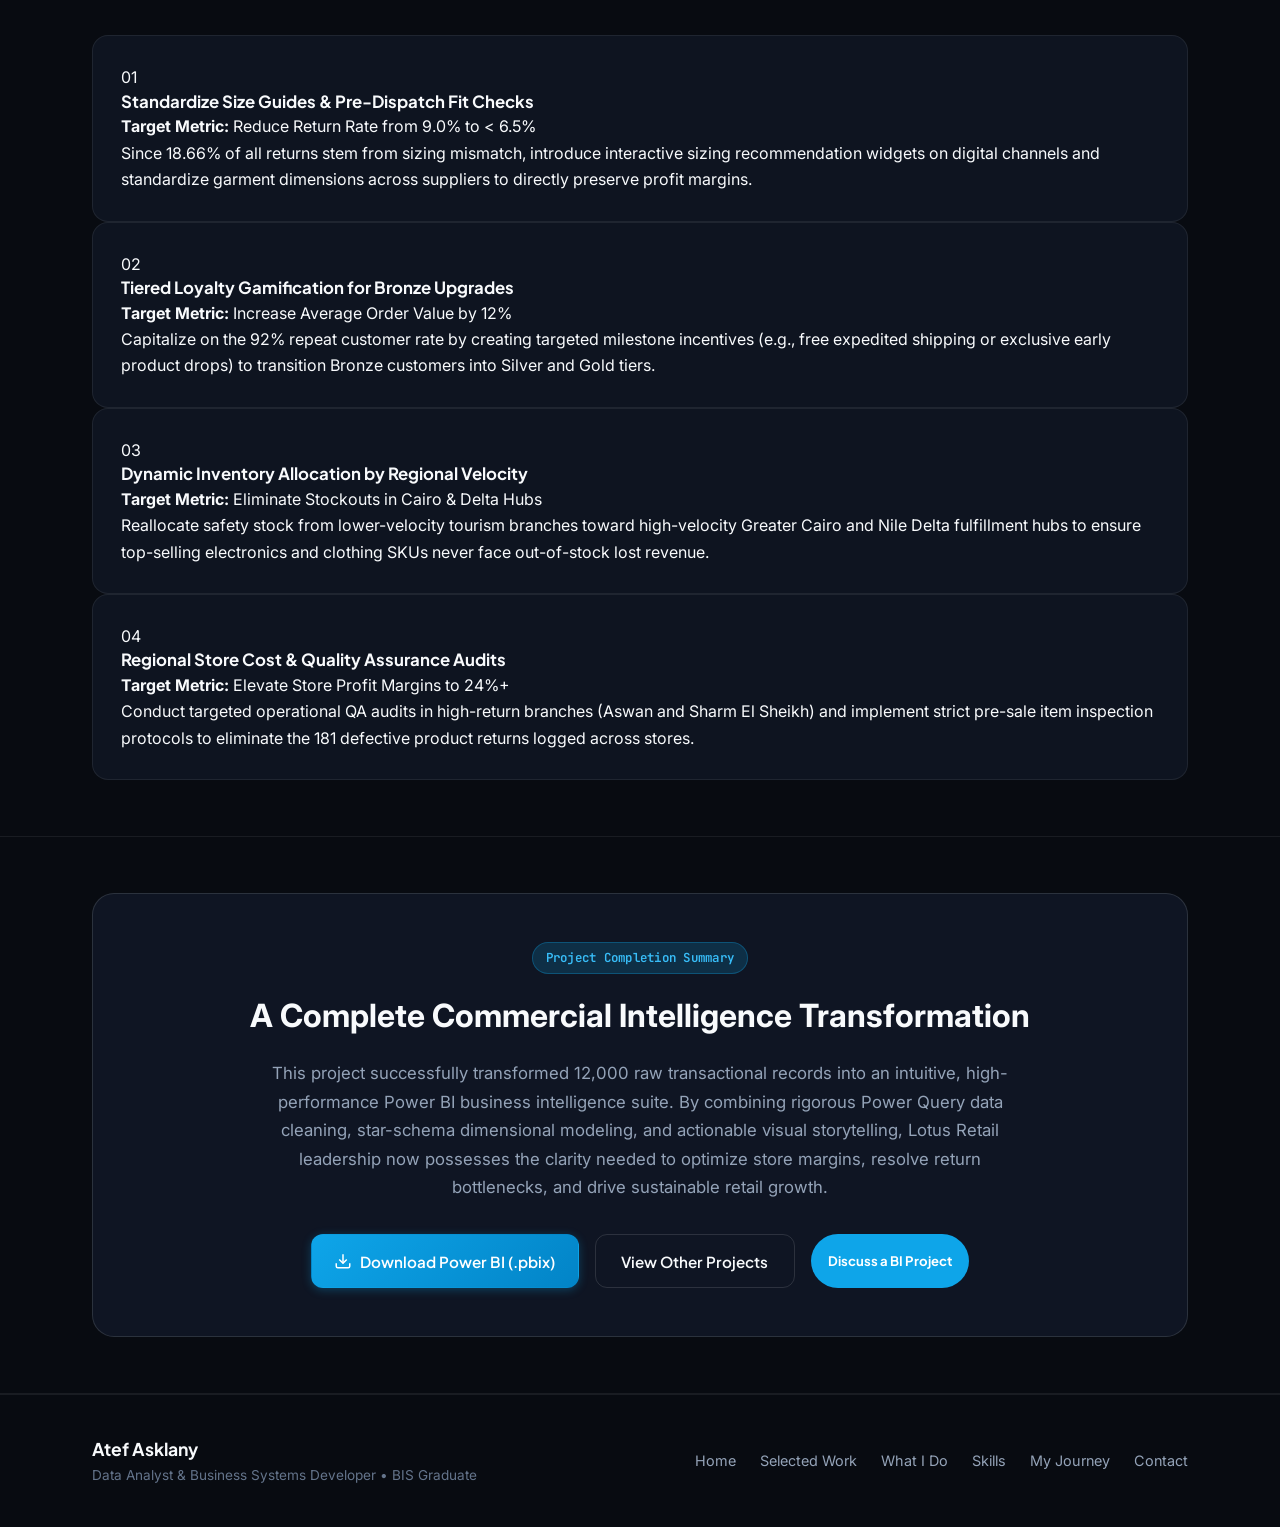
<file: projects/lotus-retail.html>
<!DOCTYPE html>
<html lang="en">
<head>
  <meta charset="UTF-8" />
  <meta name="viewport" content="width=device-width, initial-scale=1.0" />
  <title>Lotus Retail Analytics & BI Dashboard | Atef Asklany</title>
  <meta name="description" content="Lotus Retail Analytics Case Study by Atef Asklany. End-to-end retail business intelligence analyzing 45.35M EGP across 12,000 orders and 15 stores using Power BI, DAX, Power Query, and Star Schema modeling." />
  
  <!-- Google Fonts: Plus Jakarta Sans, Inter, JetBrains Mono -->
  <link rel="preconnect" href="https://fonts.googleapis.com" />
  <link rel="preconnect" href="https://fonts.gstatic.com" crossorigin />
  <link href="https://fonts.googleapis.com/css2?family=Inter:wght@300;400;500;600;700&family=JetBrains+Mono:wght@400;500;600;700&family=Plus+Jakarta+Sans:wght@500;600;700;800;900&display=swap" rel="stylesheet" />
  
  <!-- Core Stylesheet -->
  <link rel="stylesheet" href="../css/styles.css" />
</head>
<body class="dark-theme">

  <!-- ================= TOP NAVIGATION BAR ================= -->
  <header class="site-header" id="header">
    <div class="nav-container">
      <a href="../index.html" class="brand-logo">
        <span class="logo-name">Atef Asklany</span>
        <span class="status-indicator">
          <span class="status-dot"></span> Available for Projects
        </span>
      </a>

      <nav class="nav-links" id="nav-links">
        <a href="../index.html">Home</a>
        <a href="../projects.html" style="color: var(--accent-cyan-light);">Selected Work</a>
        <a href="#problem">The Problem</a>
        <a href="#dashboard">Dashboard</a>
        <a href="#process">Analytical Journey</a>
        <a href="#cleaning">Data Cleaning</a>
        <a href="#eda">EDA</a>
        <a href="#model">Data Model</a>
        <a href="#insights">Insights</a>
        <a href="#recommendations">Recommendations</a>
      </nav>

      <div class="nav-actions">
        <a href="../index.html#contact" class="btn btn-sm btn-primary">Let's Talk</a>
        <button class="mobile-toggle" id="mobile-toggle" aria-label="Toggle navigation menu">
          <span></span>
          <span></span>
          <span></span>
        </button>
      </div>
    </div>
  </header>

  <main class="case-study-container">

    <!-- ================= 01. CASE STUDY HERO ================= -->
    <section class="cs-hero section-spacing" id="overview">
      <div class="container">
        
        <!-- Breadcrumb & Badge -->
        <div class="hero-top-meta">
          <a href="../projects.html" class="back-link">
            <svg width="16" height="16" viewBox="0 0 24 24" fill="none" stroke="currentColor" stroke-width="2"><line x1="19" y1="12" x2="5" y2="12"></line><polyline points="12 19 5 12 12 5"></polyline></svg>
            Back to Projects
          </a>
          <span class="badge badge-primary">Retail Analytics • Business Intelligence • Star Schema</span>
        </div>

        <!-- Title & Subtitle -->
        <h1 class="cs-title">Lotus Retail — End-to-End Sales Analytics & BI Dashboard</h1>
        <p class="cs-subtitle">Transforming 12,000 retail transactions (45.35M EGP) across 15 Egyptian stores into actionable commercial intelligence, regional performance drivers, and return diagnostics.</p>

        <!-- Executive Summary Bento Box -->
        <div class="hero-summary-grid">
          
          <div class="summary-card main-summary">
            <div class="summary-label">Executive Summary</div>
            <p class="summary-text">
              Lotus Retail, a nationwide retail chain operating 15 branches across Egypt, managed high transaction volumes but lacked unified visibility into <strong>store-level profitability</strong>, <strong>regional demand variations</strong>, and <strong>root causes behind product returns</strong>. Using <strong>Power Query</strong> for automated data cleaning, a robust <strong>Star-Schema Dimensional Model</strong> (4 Dimensions + 2 Fact tables), and an interactive <strong>4-View Power BI Dashboard</strong>, I engineered an executive business intelligence suite. The analysis evaluated <strong>45.35M EGP in gross revenue, 9.70M EGP in net profit (21.4% margin), a 92% customer repeat purchase rate</strong>, and diagnosed that 35%+ of returns stem directly from preventable sizing and quality defects.
            </p>
          </div>

          <div class="summary-card meta-sidebar">
            <div class="meta-row">
              <span class="meta-label">Domain</span>
              <span class="meta-val">Multi-Store Retail & Consumer E-Commerce</span>
            </div>
            <div class="meta-row">
              <span class="meta-label">Role</span>
              <span class="meta-val">Data Analyst & BI Developer</span>
            </div>
            <div class="meta-row">
              <span class="meta-label">Stack</span>
              <span class="meta-val">Power BI • DAX • Power Query (M) • Star Schema</span>
            </div>
            <div class="meta-row">
              <span class="meta-label">Core KPIs</span>
              <span class="meta-val highlight-kpi">45.35M EGP Rev • 21.4% Margin • 12K Orders • 92% Repeat</span>
            </div>
          </div>

        </div>

        <!-- Project Asset Links & Actions -->
        <div class="project-action-links" style="display: flex; gap: 1rem; margin-bottom: 2rem; flex-wrap: wrap;">
          <a href="../assets/Lotus_Retail_Analytics_Dashboard.pbix" download class="btn btn-primary" style="display: inline-flex; align-items: center; gap: 0.6rem; text-decoration: none;">
            <svg width="18" height="18" viewBox="0 0 24 24" fill="none" stroke="currentColor" stroke-width="2"><path d="M21 15v4a2 2 0 0 1-2 2H5a2 2 0 0 1-2-2v-4"></path><polyline points="7 10 12 15 17 10"></polyline><line x1="12" y1="15" x2="12" y2="3"></line></svg>
            <span>Download Power BI Dashboard (.pbix)</span>
          </a>
          <a href="../assets/Lotus_Retail_Analytics_BI_Report.pdf" target="_blank" class="btn btn-secondary" style="display: inline-flex; align-items: center; gap: 0.6rem; text-decoration: none;">
            <svg width="18" height="18" viewBox="0 0 24 24" fill="none" stroke="currentColor" stroke-width="2"><path d="M14 2H6a2 2 0 0 0-2 2v16a2 2 0 0 0 2 2h12a2 2 0 0 0 2-2V8z"></path><polyline points="14 2 14 8 20 8"></polyline><line x1="16" y1="13" x2="8" y2="13"></line><line x1="16" y1="17" x2="8" y2="17"></line><polyline points="10 9 9 9 8 9"></polyline></svg>
            <span>View Official Analytics Report (PDF)</span>
          </a>
        </div>

        <!-- Hero Primary Visual Showcase -->
        <div class="hero-visual-frame" style="background: #0B101A; border: 1px solid var(--border-medium); border-radius: var(--radius-xl); overflow: hidden; box-shadow: var(--shadow-glow);">
          <div class="window-header">
            <div class="window-dots">
              <span class="dot red"></span>
              <span class="dot yellow"></span>
              <span class="dot green"></span>
            </div>
            <div class="window-title">Power BI Executive Cockpit — Lotus Retail Commercial Overview</div>
            <div class="window-tag">Live Project Output</div>
          </div>
          <div class="dashboard-render" style="padding: 0; background: #070B12; display: flex; justify-content: center; align-items: center;">
            <img src="../assets/lotus_retail_overview.png" alt="Lotus Retail Executive Overview Power BI Dashboard" style="width: 100%; height: auto; display: block; object-fit: contain;" />
          </div>
        </div>

      </div>
    </section>

    <!-- ================= 01. THE BUSINESS PROBLEM ================= -->
    <section class="cs-challenge section-spacing" id="problem">
      <div class="container">
        
        <div class="section-header">
          <span class="section-tag">01 / The Business Problem</span>
          <h2 class="section-heading">High Transaction Volume, Low Strategic Clarity</h2>
          <p class="section-sub">Why multi-store retail chains struggle to optimize margins without unified dimensional analytics.</p>
        </div>

        <div class="grid-3-col">
          
          <div class="glass-card">
            <div class="card-icon alert-icon">
              <svg width="24" height="24" viewBox="0 0 24 24" fill="none" stroke="currentColor" stroke-width="2"><circle cx="12" cy="12" r="10"></circle><path d="M16 16s-1.5-2-4-2-4 2-4 2"></path><line x1="9" y1="9" x2="9.01" y2="9"></line><line x1="15" y1="9" x2="15.01" y2="9"></line></svg>
            </div>
            <h3 class="card-h">Fragmented Store Visibility</h3>
            <p class="card-p">
              Lotus operated 15 stores across 7 Egyptian regions. Management had aggregated revenue figures but lacked store-level margin comparisons, obscuring locations where high operational overhead was eroding profitability.
            </p>
          </div>

          <div class="glass-card">
            <div class="card-icon warning-icon">
              <svg width="24" height="24" viewBox="0 0 24 24" fill="none" stroke="currentColor" stroke-width="2"><path d="M10.29 3.86L1.82 18a2 2 0 0 0 1.71 3h16.94a2 2 0 0 0 1.71-3L13.71 3.86a2 2 0 0 0-3.42 0z"></path><line x1="12" y1="9" x2="12" y2="13"></line><line x1="12" y1="17" x2="12.01" y2="17"></line></svg>
            </div>
            <h3 class="card-h">Unmonitored Return Leakage</h3>
            <p class="card-p">
              Product returns averaged 9% nationally but spiked to 10%+ in specific regional branches (Aswan, Sharm El Sheikh). The business had no systematic diagnostic to isolate whether returns were caused by discounts, shipping, sizing, or defects.
            </p>
          </div>

          <div class="glass-card">
            <div class="card-icon info-icon">
              <svg width="24" height="24" viewBox="0 0 24 24" fill="none" stroke="currentColor" stroke-width="2"><path d="M17 21v-2a4 4 0 0 0-4-4H5a4 4 0 0 0-4 4v2"></path><circle cx="9" cy="7" r="4"></circle><path d="M23 21v-2a4 4 0 0 0-3-3.87"></path><path d="M16 3.13a4 4 0 0 1 0 7.75"></path></svg>
            </div>
            <h3 class="card-h">Unsegmented Customer Base</h3>
            <p class="card-p">
              Although repeat purchases were strong, customer loyalty tiers (Bronze to Platinum) were not connected to marketing campaigns. Promotional discounts were broadcast broadly rather than targeted at VIP retention.
            </p>
          </div>

        </div>

      </div>
    </section>

    <!-- ================= 02. OBJECTIVES & TARGET KPIS ================= -->
    <section class="cs-objectives section-spacing" id="objectives">
      <div class="container">
        
        <div class="section-header">
          <span class="section-tag">02 / Strategic Objectives</span>
          <h2 class="section-heading">Project Goals & Target KPI Framework</h2>
          <p class="section-sub">Structuring actionable analytical pillars to guide multi-store operational decision-making.</p>
        </div>

        <div class="objectives-wrapper">
          
          <div class="objectives-grid">
            
            <div class="objective-box">
              <div class="obj-number">01</div>
              <h3 class="obj-title">Multi-Dimensional Profit Tracking</h3>
              <ul class="obj-list">
                <li>Consolidate 12,000 transaction records into unified financial metrics.</li>
                <li>Calculate gross revenue, product costs, and true net profit margins.</li>
                <li>Enable instant slicing across 15 stores, 7 regions, and 3 calendar years.</li>
              </ul>
            </div>

            <div class="objective-box">
              <div class="obj-number">02</div>
              <h3 class="obj-title">Return Root-Cause Diagnosis</h3>
              <ul class="obj-list">
                <li>Evaluate correlation between promotional discount tiers and return rates.</li>
                <li>Categorize return root causes (sizing, defects, wrong item, buyer change).</li>
                <li>Benchmark store-level return performance to isolate operational gaps.</li>
              </ul>
            </div>

            <div class="objective-box">
              <div class="obj-number">03</div>
              <h3 class="obj-title">Customer Segmentation & Loyalty</h3>
              <ul class="obj-list">
                <li>Identify high-value demographic cohorts (Age groups and regional demand).</li>
                <li>Measure customer repeat purchase rates and loyalty tier migration.</li>
                <li>Map payment gateway preferences (InstaPay, Vodafone Cash, Cards, Fawry).</li>
              </ul>
            </div>

          </div>

          <!-- KPI Metric Cards Strip -->
          <div class="kpi-banner">
            <div class="kpi-banner-item">
              <span class="k-label">Total Revenue</span>
              <span class="k-val">45.35M EGP</span>
              <span class="k-desc">12,000 Transactions</span>
            </div>
            <div class="kpi-banner-item">
              <span class="k-label">Net Profit</span>
              <span class="k-val">9.70M EGP</span>
              <span class="k-desc">21.40% Net Margin</span>
            </div>
            <div class="kpi-banner-item">
              <span class="k-label">Average Order Value</span>
              <span class="k-val">3,779 EGP</span>
              <span class="k-desc">Consistent Basket Size</span>
            </div>
            <div class="kpi-banner-item">
              <span class="k-label">Customer Retention</span>
              <span class="k-val">92.0%</span>
              <span class="k-desc">Repeat Purchase Rate</span>
            </div>
          </div>

        </div>

      </div>
    </section>

    <!-- ================= 03. INTERACTIVE POWER BI DASHBOARD (PROMOTED AS SECTION 03) ================= -->
    <section class="cs-ecosystem section-spacing" id="dashboard">
      <div class="container">
        
        <div class="section-header">
          <span class="section-tag">03 / Executive Dashboard</span>
          <h2 class="section-heading">Interactive Power BI Dashboard Suite</h2>
          <p class="section-sub">Explore the 4 specialized dimensional views built for executive decision-makers.</p>
        </div>

        <!-- Dashboard View Switcher Tabs -->
        <div class="ecosystem-tabs">
          <button class="tab-btn active" data-tab="tab-overview">
            <span class="tab-index">01</span>
            <span class="tab-text">Executive Overview</span>
          </button>
          <button class="tab-btn" data-tab="tab-products">
            <span class="tab-index">02</span>
            <span class="tab-text">Sales & Products</span>
          </button>
          <button class="tab-btn" data-tab="tab-customers">
            <span class="tab-index">03</span>
            <span class="tab-text">Customers & Loyalty</span>
          </button>
          <button class="tab-btn" data-tab="tab-stores">
            <span class="tab-index">04</span>
            <span class="tab-text">Stores & Returns</span>
          </button>
        </div>

        <!-- View 1: Executive Overview -->
        <div class="tab-panel active" id="tab-overview">
          <div class="eco-card-grid">
            <div class="eco-screen-wrap">
              <div class="mockup-header">
                <span>View 1: Central Executive Sales Overview</span>
                <span class="status-pill">Interactive BI</span>
              </div>
              <div class="mockup-content" style="padding: 0; background: #070B12;">
                <img src="../assets/lotus_retail_overview.png" alt="Lotus Retail Executive Overview Dashboard" style="width: 100%; height: auto; display: block; object-fit: contain;" />
              </div>
            </div>
            <div class="eco-info-wrap">
              <h3 class="eco-title">Central Executive Performance Cockpit</h3>
              <p class="eco-desc">
                Serves as the primary executive command center, uniting high-level commercial indicators, regional volume hierarchies, and 52-week annual revenue trajectories into a single view.
              </p>
              <div class="eco-feature-list">
                <div class="eco-item">
                  <strong>Macro KPI Scorecards:</strong> Real-time tracking of 45.35M EGP Revenue, 9.70M EGP Profit, 21.4% Profit Margin, 12K Orders, 3.78K EGP AOV, and 9.0% Return Rate.
                </div>
                <div class="eco-item">
                  <strong>52-Week Revenue Trajectory:</strong> Continuous trend line highlighting seasonal peaks in Q4 (surpassing 1.2M EGP/week) and steady baseline weekly performance.
                </div>
                <div class="eco-item">
                  <strong>Regional Volume Ranking:</strong> Displays Greater Cairo (16.8M EGP), Alexandria (8.4M EGP), Nile Delta (7.5M EGP), and Canal Zone (6.5M EGP).
                </div>
                <div class="eco-item">
                  <strong>Category Contribution:</strong> Visualizes the balanced revenue split between Clothing and Electronics.
                </div>
              </div>
            </div>
          </div>
        </div>

        <!-- View 2: Sales & Products -->
        <div class="tab-panel" id="tab-products">
          <div class="eco-card-grid">
            <div class="eco-screen-wrap">
              <div class="mockup-header">
                <span>View 2: Product Performance & Discount Elasticity</span>
                <span class="status-pill">Product Analytics</span>
              </div>
              <div class="mockup-content" style="padding: 0; background: #070B12;">
                <img src="../assets/lotus_retail_sales_products.png" alt="Lotus Retail Sales & Products Dashboard" style="width: 100%; height: auto; display: block; object-fit: contain;" />
              </div>
            </div>
            <div class="eco-info-wrap">
              <h3 class="eco-title">Product Hierarchy & Payment Channels</h3>
              <p class="eco-desc">
                Provides granular product-level intelligence, testing whether promotional discounting increases merchandise return rates and mapping omnichannel payment adoption.
              </p>
              <div class="eco-feature-list">
                <div class="eco-item">
                  <strong>Product Type Revenue Ranking:</strong> Evaluates top-performing SKUs across Abayas, Laptops, Mobile Phones, and Tech Accessories.
                </div>
                <div class="eco-item">
                  <strong>Discount vs Return Invariance:</strong> Proves that return rates hold steady at ~9% regardless of discount depth (No Discount through 21%+ High Discount).
                </div>
                <div class="eco-item">
                  <strong>Subcategory Margin Matrix:</strong> Multi-column financial grid evaluating subcategory revenue and profit margin percentage.
                </div>
                <div class="eco-item">
                  <strong>Payment Gateway Distribution:</strong> Donut breakdown showing balanced distribution across Cash (17.25%), InstaPay, Vodafone Cash, Credit/Debit, and Fawry.
                </div>
              </div>
            </div>
          </div>
        </div>

        <!-- View 3: Customers & Loyalty -->
        <div class="tab-panel" id="tab-customers">
          <div class="eco-card-grid">
            <div class="eco-screen-wrap">
              <div class="mockup-header">
                <span>View 3: Demographic Cohorts & Customer Loyalty</span>
                <span class="status-pill">Customer Intelligence</span>
              </div>
              <div class="mockup-content" style="padding: 0; background: #070B12;">
                <img src="../assets/lotus_retail_customers.png" alt="Lotus Retail Customers & Loyalty Dashboard" style="width: 100%; height: auto; display: block; object-fit: contain;" />
              </div>
            </div>
            <div class="eco-info-wrap">
              <h3 class="eco-title">Demographic Segmentation & Loyalty Tiers</h3>
              <p class="eco-desc">
                Analyzes customer purchasing frequency, demographic age distributions, and loyalty tier migration to inform customer retention and VIP marketing programs.
              </p>
              <div class="eco-feature-list">
                <div class="eco-item">
                  <strong>92% Repeat Purchase Rate:</strong> Highlights an exceptionally strong customer loyalty baseline across the 12,000 order dataset.
                </div>
                <div class="eco-item">
                  <strong>Age Group Purchasing Power:</strong> Shows that age brackets 45–54 (900+ customers) and 25–34 (870+ customers) represent the core revenue pillars.
                </div>
                <div class="eco-item">
                  <strong>Loyalty Tier Pyramid:</strong> Benchmarks customer volume across Bronze (~1,500), Silver (~750), Gold (~400), and Platinum (~150).
                </div>
                <div class="eco-item">
                  <strong>Top Customer Ledger:</strong> Identifies individual high-LTV VIP customers (e.g., Zeinab Mahmoud at 87.4K EGP, Zeinab Salem at 69.6K EGP).
                </div>
              </div>
            </div>
          </div>
        </div>

        <!-- View 4: Stores & Returns -->
        <div class="tab-panel" id="tab-stores">
          <div class="eco-card-grid">
            <div class="eco-screen-wrap">
              <div class="mockup-header">
                <span>View 4: Multi-Store Benchmarking & Return Diagnostics</span>
                <span class="status-pill">Operational QA</span>
              </div>
              <div class="mockup-content" style="padding: 0; background: #070B12;">
                <img src="../assets/lotus_retail_stores_returns.png" alt="Lotus Retail Stores & Returns Dashboard" style="width: 100%; height: auto; display: block; object-fit: contain;" />
              </div>
            </div>
            <div class="eco-info-wrap">
              <h3 class="eco-title">Branch Performance & Return Diagnostics</h3>
              <p class="eco-desc">
                Enables store-by-store benchmarking across 15 physical locations, tracking staff role contributions and breaking down the root causes of returned orders.
              </p>
              <div class="eco-feature-list">
                <div class="eco-item">
                  <strong>15-Store Revenue Benchmarking:</strong> Compares branch sales across Cairo Festival City, City Stars, Mall of Egypt, San Stefano, and regional outlets.
                </div>
                <div class="eco-item">
                  <strong>Store Return Rate Disparity:</strong> Highlights highest return rates in tourist destinations (Aswan Plaza at 10.1%, Sharm Plaza at 10.0%, Luxor Mall at 9.8%) versus low return branches (Tanta Stars at 5.9%).
                </div>
                <div class="eco-item">
                  <strong>Return Root Cause Breakdown:</strong> Isolates primary drivers: Sizing Issues (18.66%), Quality Issues (16.57%), Wrong Item Shipped (16.38%), and Defective Products.
                </div>
                <div class="eco-item">
                  <strong>Staff Role Hierarchy:</strong> Tracks transaction volume and revenue handled by Cashiers, Sales Associates, and Department Managers.
                </div>
              </div>
            </div>
          </div>
        </div>

      </div>
    </section>

    <!-- ================= 04. THE 5-STAGE ANALYTICAL JOURNEY ================= -->
    <section class="cs-approach section-spacing" id="process">
      <div class="container">
        
        <div class="section-header">
          <span class="section-tag">04 / The Analytical Journey</span>
          <h2 class="section-heading">From Messy Operational Tables to Executive Intelligence</h2>
          <p class="section-sub">A disciplined progression ensuring clean data, exploratory rigor, and dependable data modeling before visualization.</p>
        </div>

        <div class="journey-flow">
          
          <div class="journey-step">
            <div class="step-badge">Stage 01</div>
            <div class="step-card">
              <div class="step-icon">
                <svg width="24" height="24" viewBox="0 0 24 24" fill="none" stroke="currentColor" stroke-width="2"><path d="M14 2H6a2 2 0 0 0-2 2v16a2 2 0 0 0 2 2h12a2 2 0 0 0 2-2V8z"></path><polyline points="14 2 14 8 20 8"></polyline><line x1="16" y1="13" x2="8" y2="13"></line><line x1="16" y1="17" x2="8" y2="17"></line></svg>
              </div>
              <h3 class="step-title">Power Query ETL</h3>
              <p class="step-desc">
                Cleaned raw operational tables: enforced schema data types, removed duplicate orders, normalized casing, and eliminated invalid test transactions.
              </p>
              <div class="step-metric">Power Query (M)</div>
            </div>
          </div>

          <div class="journey-arrow">
            <svg width="24" height="24" viewBox="0 0 24 24" fill="none" stroke="currentColor" stroke-width="2"><line x1="5" y1="12" x2="19" y2="12"></line><polyline points="12 5 19 12 12 19"></polyline></svg>
          </div>

          <div class="journey-step">
            <div class="step-badge">Stage 02</div>
            <div class="step-card">
              <div class="step-icon">
                <svg width="24" height="24" viewBox="0 0 24 24" fill="none" stroke="currentColor" stroke-width="2"><circle cx="11" cy="11" r="8"></circle><line x1="21" y1="21" x2="16.65" y2="16.65"></line></svg>
              </div>
              <h3 class="step-title">Exploratory EDA</h3>
              <p class="step-desc">
                Formulated business hypotheses: analyzed geographic concentration, tested discount vs return elasticity, and investigated return drivers.
              </p>
              <div class="step-metric">Business Hypothesis Testing</div>
            </div>
          </div>

          <div class="journey-arrow">
            <svg width="24" height="24" viewBox="0 0 24 24" fill="none" stroke="currentColor" stroke-width="2"><line x1="5" y1="12" x2="19" y2="12"></line><polyline points="12 5 19 12 12 19"></polyline></svg>
          </div>

          <div class="journey-step">
            <div class="step-badge">Stage 03</div>
            <div class="step-card">
              <div class="step-icon">
                <svg width="24" height="24" viewBox="0 0 24 24" fill="none" stroke="currentColor" stroke-width="2"><rect x="3" y="3" width="7" height="7"></rect><rect x="14" y="3" width="7" height="7"></rect><rect x="14" y="14" width="7" height="7"></rect><rect x="3" y="14" width="7" height="7"></rect></svg>
              </div>
              <h3 class="step-title">Star Schema Modeling</h3>
              <p class="step-desc">
                Architected a dimensional model with 2 Fact Tables (`fact_sales`, `fact_orders`) and 4 Dimension Tables for optimal slicing performance.
              </p>
              <div class="step-metric">4 Dim + 2 Fact Star Schema</div>
            </div>
          </div>

          <div class="journey-arrow">
            <svg width="24" height="24" viewBox="0 0 24 24" fill="none" stroke="currentColor" stroke-width="2"><line x1="5" y1="12" x2="19" y2="12"></line><polyline points="12 5 19 12 12 19"></polyline></svg>
          </div>

          <div class="journey-step">
            <div class="step-badge">Stage 04</div>
            <div class="step-card">
              <div class="step-icon">
                <svg width="24" height="24" viewBox="0 0 24 24" fill="none" stroke="currentColor" stroke-width="2"><rect x="3" y="3" width="18" height="18" rx="2" ry="2"></rect><line x1="3" y1="9" x2="21" y2="9"></line><line x1="9" y1="21" x2="9" y2="9"></line></svg>
              </div>
              <h3 class="step-title">Power BI Dashboard</h3>
              <p class="step-desc">
                Built an interactive 4-view reporting suite with DAX KPI calculations, dynamic regional slicers, customer demographic views, and return diagnostics.
              </p>
              <div class="step-metric">4 Interactive Views</div>
            </div>
          </div>

        </div>

      </div>
    </section>

    <!-- ================= 05. DATA CLEANING & POWER QUERY ================= -->
    <section class="cs-cleaning section-spacing" id="cleaning">
      <div class="container">
        
        <div class="section-header">
          <span class="section-tag">05 / Data Preparation</span>
          <h2 class="section-heading">Data Cleaning & Power Query Engineering</h2>
          <p class="section-sub">Transforming raw, unformatted operational tables into trusted, production-ready relational data.</p>
        </div>

        <div class="audit-grid" style="display: grid; grid-template-columns: 1fr 1fr; gap: 2rem; margin-bottom: 2rem;">
          
          <div class="glass-card">
            <h3 class="card-h" style="color: var(--accent-cyan-light); margin-bottom: 1rem;">The Challenge in Raw Data</h3>
            <p class="card-p">
              Raw retail operational data contained inconsistently formatted store names, unassigned column data types, duplicate transaction rows, and test entries that distorted revenue metrics. Analyzing this data directly would have led to inaccurate regional reporting and inflated order totals.
            </p>
          </div>

          <div class="glass-card">
            <h3 class="card-h" style="color: var(--accent-emerald); margin-bottom: 1rem;">The Applied Solution</h3>
            <p class="card-p">
              Applied a standardized Power Query (M) pipeline to enforce strict schema governance. All categorical fields were trimmed and normalized, dates were parsed into standard calendar formats, numerical monetary columns were typed as Fixed Decimals, and invalid records were systematically filtered.
            </p>
          </div>

        </div>

        <!-- Data Cleaning Steps Table -->
        <div class="table-responsive" style="overflow-x: auto; background: var(--bg-card); border: 1px solid var(--border-subtle); border-radius: var(--radius-lg); padding: 1.5rem;">
          <table style="width: 100%; border-collapse: collapse; text-align: left; font-size: 0.95rem;">
            <thead>
              <tr style="border-bottom: 1px solid var(--border-medium); color: var(--text-primary);">
                <th style="padding: 1rem; width: 25%;">Power Query Step</th>
                <th style="padding: 1rem; width: 35%;">Action Performed</th>
                <th style="padding: 1rem; width: 40%;">Business & Analytical Impact</th>
              </tr>
            </thead>
            <tbody>
              <tr style="border-bottom: 1px solid var(--border-subtle);">
                <td style="padding: 1rem; font-family: var(--font-mono); color: var(--accent-cyan);">Promoted Headers</td>
                <td style="padding: 1rem; color: var(--text-secondary);">Converted raw file top rows into structured entity column headers.</td>
                <td style="padding: 1rem; color: var(--text-muted);">Ensured unambiguous referencing across dimensions and facts.</td>
              </tr>
              <tr style="border-bottom: 1px solid var(--border-subtle);">
                <td style="padding: 1rem; font-family: var(--font-mono); color: var(--accent-cyan);">Changed Type</td>
                <td style="padding: 1rem; color: var(--text-secondary);">Converted IDs to Text/Int, revenue to Decimal, and order dates to Date type.</td>
                <td style="padding: 1rem; color: var(--text-muted);">Enables precise mathematical DAX calculations and Power BI time-intelligence.</td>
              </tr>
              <tr style="border-bottom: 1px solid var(--border-subtle);">
                <td style="padding: 1rem; font-family: var(--font-mono); color: var(--accent-cyan);">Text Normalization</td>
                <td style="padding: 1rem; color: var(--text-secondary);">Trimmed whitespace, normalized casing across categories and store locations.</td>
                <td style="padding: 1rem; color: var(--text-muted);">Eliminated split category rows (e.g., prevented "Clothing" vs "clothing " splits).</td>
              </tr>
              <tr style="border-bottom: 1px solid var(--border-subtle);">
                <td style="padding: 1rem; font-family: var(--font-mono); color: var(--accent-cyan);">Removed Duplicates</td>
                <td style="padding: 1rem; color: var(--text-secondary);">Audited order and transaction IDs to eliminate duplicate row logging.</td>
                <td style="padding: 1rem; color: var(--text-muted);">Guaranteed zero double-counting across the 45.35M EGP revenue total.</td>
              </tr>
              <tr>
                <td style="padding: 1rem; font-family: var(--font-mono); color: var(--accent-cyan);">Filtered Rows</td>
                <td style="padding: 1rem; color: var(--text-secondary);">Removed internal test orders, missing customer records, and blank entries.</td>
                <td style="padding: 1rem; color: var(--text-muted);">Preserved data integrity so executives base decisions solely on genuine sales.</td>
              </tr>
            </tbody>
          </table>
        </div>

      </div>
    </section>

    <!-- ================= 06. EXPLORATORY DATA ANALYSIS (EDA) ================= -->
    <section class="cs-eda section-spacing" id="eda">
      <div class="container">
        
        <div class="section-header">
          <span class="section-tag">06 / Exploratory Rigor</span>
          <h2 class="section-heading">Exploratory Data Analysis (EDA) & Hypotheses</h2>
          <p class="section-sub">Investigating the data to extract commercial patterns before constructing the visual dashboards.</p>
        </div>

        <div class="grid-3-col">
          
          <div class="glass-card feature-card">
            <div class="card-icon info-icon">
              <svg width="24" height="24" viewBox="0 0 24 24" fill="none" stroke="currentColor" stroke-width="2"><path d="M21 10c0 7-9 13-9 13s-9-6-9-13a9 9 0 0 1 18 0z"></path><circle cx="12" cy="10" r="3"></circle></svg>
            </div>
            <h3 class="card-h">1. Regional Skew Discovery</h3>
            <p class="card-p">
              <strong>Question:</strong> How evenly is revenue distributed across Egypt?<br>
              <strong>Finding:</strong> Greater Cairo generates <strong>16.8M EGP (~37%)</strong> and Alexandria <strong>8.4M EGP</strong>, combining for >55% of revenue. Upper Egypt and Red Sea/Sinai operate with lower volumes, indicating untapped expansion potential.
            </p>
          </div>

          <div class="glass-card feature-card">
            <div class="card-icon warning-icon">
              <svg width="24" height="24" viewBox="0 0 24 24" fill="none" stroke="currentColor" stroke-width="2"><line x1="12" y1="1" x2="12" y2="23"></line><path d="M17 5H9.5a3.5 3.5 0 0 0 0 7h5a3.5 3.5 0 0 1 0 7H6"></path></svg>
            </div>
            <h3 class="card-h">2. Discount Return Elasticity</h3>
            <p class="card-p">
              <strong>Question:</strong> Do heavy promotional discounts cause higher customer returns?<br>
              <strong>Finding:</strong> Return rates remained virtually static at <strong>~9% across all discount tiers</strong> (High 21%+, Medium 11-20%, Low 1-10%, No Discount). Returns are driven by product fit, not promotional bargain-hunting.
            </p>
          </div>

          <div class="glass-card feature-card">
            <div class="card-icon alert-icon">
              <svg width="24" height="24" viewBox="0 0 24 24" fill="none" stroke="currentColor" stroke-width="2"><path d="M4 4h16c1.1 0 2 .9 2 2v12c0 1.1-.9 2-2 2H4c-1.1 0-2-.9-2-2V6c0-1.1.9-2 2-2z"></path><polyline points="22,6 12,13 2,6"></polyline></svg>
            </div>
            <h3 class="card-h">3. Return Root Cause Audit</h3>
            <p class="card-p">
              <strong>Question:</strong> Why do customers return merchandise?<br>
              <strong>Finding:</strong> Sizing Issues accounted for <strong>18.66% (197 returns)</strong>, Defective Products <strong>181 items</strong>, and Quality Issues <strong>16.57% (175 items)</strong>. Over 35% of return costs are operational and fixable via QA and size charts.
            </p>
          </div>

          <div class="glass-card feature-card">
            <div class="card-icon info-icon">
              <svg width="24" height="24" viewBox="0 0 24 24" fill="none" stroke="currentColor" stroke-width="2"><path d="M17 21v-2a4 4 0 0 0-4-4H5a4 4 0 0 0-4 4v2"></path><circle cx="9" cy="7" r="4"></circle><path d="M23 21v-2a4 4 0 0 0-3-3.87"></path><path d="M16 3.13a4 4 0 0 1 0 7.75"></path></svg>
            </div>
            <h3 class="card-h">4. Demographic Purchase Power</h3>
            <p class="card-p">
              <strong>Question:</strong> Which age brackets drive high transaction volume?<br>
              <strong>Finding:</strong> The <strong>45–54 age bracket (900+ buyers)</strong> and <strong>25–34 bracket (870+ buyers)</strong> form the core purchasing engine. Combined with a 92% repeat purchase rate, customer lifetime value (LTV) is exceptionally strong.
            </p>
          </div>

          <div class="glass-card feature-card">
            <div class="card-icon warning-icon">
              <svg width="24" height="24" viewBox="0 0 24 24" fill="none" stroke="currentColor" stroke-width="2"><rect x="1" y="4" width="22" height="16" rx="2" ry="2"></rect><line x1="1" y1="10" x2="23" y2="10"></line></svg>
            </div>
            <h3 class="card-h">5. Omnichannel Payment Adoption</h3>
            <p class="card-p">
              <strong>Question:</strong> How are Egyptian retail consumers settling orders?<br>
              <strong>Finding:</strong> Payment volume is balanced almost evenly across <strong>Cash (17.25%), InstaPay, Vodafone Cash, Credit Card (16.58%), Debit Card (16.55%), and Fawry (16.5%)</strong>, confirming mainstream digital wallet maturity.
            </p>
          </div>

          <div class="glass-card feature-card">
            <div class="card-icon alert-icon">
              <svg width="24" height="24" viewBox="0 0 24 24" fill="none" stroke="currentColor" stroke-width="2"><line x1="18" y1="20" x2="18" y2="10"></line><line x1="12" y1="20" x2="12" y2="4"></line><line x1="6" y1="20" x2="6" y2="14"></line></svg>
            </div>
            <h3 class="card-h">6. Category Balance</h3>
            <p class="card-p">
              <strong>Question:</strong> Does Clothing or Electronics dominate overall sales?<br>
              <strong>Finding:</strong> Both major categories contribute nearly identical revenue shares (~22.6M EGP each), showing that Lotus has achieved balanced product diversification rather than relying on a single vertical.
            </p>
          </div>

        </div>

      </div>
    </section>

    <!-- ================= 07. DATA MODEL ARCHITECTURE ================= -->
    <section class="cs-model section-spacing" id="model">
      <div class="container">
        
        <div class="section-header">
          <span class="section-tag">07 / Data Architecture</span>
          <h2 class="section-heading">Star Schema Data Model Architecture</h2>
          <p class="section-sub">Structuring high-performance relational links between transactional facts and descriptive dimensions.</p>
        </div>

        <div class="architecture-diagram" style="background: var(--bg-card); border: 1px solid var(--border-subtle); border-radius: var(--radius-xl); padding: 2.5rem; margin-bottom: 2rem;">
          
          <div style="text-align: center; margin-bottom: 2rem;">
            <span class="badge badge-primary" style="font-size: 0.9rem; padding: 0.4rem 1rem;">Dimensional Star Schema</span>
            <p style="color: var(--text-secondary); margin-top: 0.5rem; max-width: 650px; margin-left: auto; margin-right: auto;">
              Connecting central transactional facts to surrounding contextual dimensions with 1-to-Many relationships for instant dynamic cross-filtering.
            </p>
          </div>

          <div class="model-entities-grid" style="display: grid; grid-template-columns: repeat(auto-fit, minmax(240px, 1fr)); gap: 1.5rem;">
            
            <!-- Dimension 1 -->
            <div class="dim-card" style="background: rgba(14, 165, 233, 0.05); border: 1px solid rgba(14, 165, 233, 0.3); border-radius: var(--radius-md); padding: 1.25rem;">
              <div style="display: flex; align-items: center; justify-content: space-between; margin-bottom: 0.75rem;">
                <span style="font-family: var(--font-mono); font-weight: 700; color: var(--accent-cyan-light);">dim_customers</span>
                <span class="badge" style="background: rgba(14, 165, 233, 0.2); color: var(--accent-cyan-light); font-size: 0.75rem;">Dimension</span>
              </div>
              <ul style="list-style: none; padding: 0; margin: 0; color: var(--text-secondary); font-size: 0.85rem; line-height: 1.6;">
                <li>• customer_id (PK)</li>
                <li>• full_name</li>
                <li>• age & age_group</li>
                <li>• loyalty_tier (Bronze-Plat)</li>
              </ul>
            </div>

            <!-- Fact 1 -->
            <div class="fact-card" style="background: rgba(16, 185, 129, 0.08); border: 2px solid rgba(16, 185, 129, 0.4); border-radius: var(--radius-md); padding: 1.25rem; box-shadow: 0 0 15px rgba(16, 185, 129, 0.1);">
              <div style="display: flex; align-items: center; justify-content: space-between; margin-bottom: 0.75rem;">
                <span style="font-family: var(--font-mono); font-weight: 700; color: var(--accent-emerald);">fact_sales</span>
                <span class="badge" style="background: rgba(16, 185, 129, 0.2); color: var(--accent-emerald); font-size: 0.75rem;">Central Fact</span>
              </div>
              <ul style="list-style: none; padding: 0; margin: 0; color: var(--text-secondary); font-size: 0.85rem; line-height: 1.6;">
                <li>• sale_id (PK)</li>
                <li>• order_id & date (FK)</li>
                <li>• product_id & store_id (FK)</li>
                <li>• revenue, cost, profit, margin</li>
              </ul>
            </div>

            <!-- Dimension 2 -->
            <div class="dim-card" style="background: rgba(14, 165, 233, 0.05); border: 1px solid rgba(14, 165, 233, 0.3); border-radius: var(--radius-md); padding: 1.25rem;">
              <div style="display: flex; align-items: center; justify-content: space-between; margin-bottom: 0.75rem;">
                <span style="font-family: var(--font-mono); font-weight: 700; color: var(--accent-cyan-light);">dim_products</span>
                <span class="badge" style="background: rgba(14, 165, 233, 0.2); color: var(--accent-cyan-light); font-size: 0.75rem;">Dimension</span>
              </div>
              <ul style="list-style: none; padding: 0; margin: 0; color: var(--text-secondary); font-size: 0.85rem; line-height: 1.6;">
                <li>• product_id (PK)</li>
                <li>• product_type & name</li>
                <li>• category (Clothing/Electronics)</li>
                <li>• cost_price & retail_price</li>
              </ul>
            </div>

            <!-- Dimension 3 -->
            <div class="dim-card" style="background: rgba(14, 165, 233, 0.05); border: 1px solid rgba(14, 165, 233, 0.3); border-radius: var(--radius-md); padding: 1.25rem;">
              <div style="display: flex; align-items: center; justify-content: space-between; margin-bottom: 0.75rem;">
                <span style="font-family: var(--font-mono); font-weight: 700; color: var(--accent-cyan-light);">dim_stores</span>
                <span class="badge" style="background: rgba(14, 165, 233, 0.2); color: var(--accent-cyan-light); font-size: 0.75rem;">Dimension</span>
              </div>
              <ul style="list-style: none; padding: 0; margin: 0; color: var(--text-secondary); font-size: 0.85rem; line-height: 1.6;">
                <li>• store_id (PK)</li>
                <li>• store_name (15 Stores)</li>
                <li>• region (7 Regions)</li>
                <li>• store_manager</li>
              </ul>
            </div>

            <!-- Dimension 4 -->
            <div class="dim-card" style="background: rgba(14, 165, 233, 0.05); border: 1px solid rgba(14, 165, 233, 0.3); border-radius: var(--radius-md); padding: 1.25rem;">
              <div style="display: flex; align-items: center; justify-content: space-between; margin-bottom: 0.75rem;">
                <span style="font-family: var(--font-mono); font-weight: 700; color: var(--accent-cyan-light);">dim_employees</span>
                <span class="badge" style="background: rgba(14, 165, 233, 0.2); color: var(--accent-cyan-light); font-size: 0.75rem;">Dimension</span>
              </div>
              <ul style="list-style: none; padding: 0; margin: 0; color: var(--text-secondary); font-size: 0.85rem; line-height: 1.6;">
                <li>• employee_id (PK)</li>
                <li>• staff_name & role</li>
                <li>• assigned_store_id (FK)</li>
                <li>• department</li>
              </ul>
            </div>

          </div>

          <div style="margin-top: 1.5rem; padding: 1rem; background: rgba(0,0,0,0.2); border-radius: var(--radius-md); color: var(--text-muted); font-size: 0.85rem; text-align: center;">
            <strong style="color: var(--text-secondary);">Why Star Schema?</strong> Separating transactional metrics from entity attributes eliminates query latency, guarantees referential integrity, and allows business stakeholders to filter by year, region, category, or store without data duplication.
          </div>

        </div>

      </div>
    </section>

    <!-- ================= 08. KEY INSIGHTS & FINDINGS ================= -->
    <section class="cs-insights section-spacing" id="insights">
      <div class="container">
        
        <div class="section-header">
          <span class="section-tag">08 / Strategic Findings</span>
          <h2 class="section-heading">Key Analytical Insights & Discoveries</h2>
          <p class="section-sub">Translating quantitative dashboard patterns into actionable commercial intelligence.</p>
        </div>

        <div class="insights-grid">
          
          <div class="insight-card">
            <div class="insight-pill">Finding 01</div>
            <h3 class="insight-title">Cairo & Alexandria Dominate Revenue Generation</h3>
            <p class="insight-body">
              Greater Cairo (16.8M EGP) and Alexandria (8.4M EGP) account for over 55% of all national sales. However, secondary urban hubs in the Nile Delta (7.5M EGP) and Canal Zone (6.5M EGP) demonstrate steady, profitable sales density with lower operational overhead.
            </p>
          </div>

          <div class="insight-card">
            <div class="insight-pill">Finding 02</div>
            <h3 class="insight-title">92% Repeat Customer Base Anchors Business Stability</h3>
            <p class="insight-body">
              The retail operation exhibits an exceptional 92% repeat purchase rate. However, over 50% of these returning shoppers remain in the entry-level Bronze loyalty tier, representing an immediate upside opportunity for loyalty gamification and VIP upsells.
            </p>
          </div>

          <div class="insight-card">
            <div class="insight-pill">Finding 03</div>
            <h3 class="insight-title">Return Rates Are Operational, Not Discount-Driven</h3>
            <p class="insight-body">
              Discount tier elasticity analysis proved that promotional discounting does not cause buyers to return items more frequently (~9% flat return rate). Instead, returns are driven by preventable sizing issues (18.66%) and item defects (16.57%).
            </p>
          </div>

          <div class="insight-card">
            <div class="insight-pill">Finding 04</div>
            <h3 class="insight-title">Tourist Branch Return Anomalies</h3>
            <p class="insight-body">
              Stores located in major tourism centers (Aswan, Sharm El Sheikh, Luxor) exhibit return rates close to 10%—nearly double that of inland retail branches like Tanta (5.9%), suggesting sizing discrepancies during travel purchases and logistics friction.
            </p>
          </div>

        </div>

      </div>
    </section>

    <!-- ================= 09. RECOMMENDATIONS & BUSINESS VALUE ================= -->
    <section class="cs-recommendations section-spacing" id="recommendations">
      <div class="container">
        
        <div class="section-header">
          <span class="section-tag">09 / Actionable Roadmap</span>
          <h2 class="section-heading">Evidence-Based Business Recommendations</h2>
          <p class="section-sub">Four concrete operational strategies to protect margins and accelerate commercial growth.</p>
        </div>

        <div class="recs-grid">
          
          <div class="rec-card">
            <div class="rec-num">01</div>
            <h3 class="rec-title">Standardize Size Guides & Pre-Dispatch Fit Checks</h3>
            <div class="rec-meta">
              <strong>Target Metric:</strong> Reduce Return Rate from 9.0% to < 6.5%
            </div>
            <p class="rec-desc">
              Since 18.66% of all returns stem from sizing mismatch, introduce interactive sizing recommendation widgets on digital channels and standardize garment dimensions across suppliers to directly preserve profit margins.
            </p>
          </div>

          <div class="rec-card">
            <div class="rec-num">02</div>
            <h3 class="rec-title">Tiered Loyalty Gamification for Bronze Upgrades</h3>
            <div class="rec-meta">
              <strong>Target Metric:</strong> Increase Average Order Value by 12%
            </div>
            <p class="rec-desc">
              Capitalize on the 92% repeat customer rate by creating targeted milestone incentives (e.g., free expedited shipping or exclusive early product drops) to transition Bronze customers into Silver and Gold tiers.
            </p>
          </div>

          <div class="rec-card">
            <div class="rec-num">03</div>
            <h3 class="rec-title">Dynamic Inventory Allocation by Regional Velocity</h3>
            <div class="rec-meta">
              <strong>Target Metric:</strong> Eliminate Stockouts in Cairo & Delta Hubs
            </div>
            <p class="rec-desc">
              Reallocate safety stock from lower-velocity tourism branches toward high-velocity Greater Cairo and Nile Delta fulfillment hubs to ensure top-selling electronics and clothing SKUs never face out-of-stock lost revenue.
            </p>
          </div>

          <div class="rec-card">
            <div class="rec-num">04</div>
            <h3 class="rec-title">Regional Store Cost & Quality Assurance Audits</h3>
            <div class="rec-meta">
              <strong>Target Metric:</strong> Elevate Store Profit Margins to 24%+
            </div>
            <p class="rec-desc">
              Conduct targeted operational QA audits in high-return branches (Aswan and Sharm El Sheikh) and implement strict pre-sale item inspection protocols to eliminate the 181 defective product returns logged across stores.
            </p>
          </div>

        </div>

      </div>
    </section>

    <!-- ================= 10. PROJECT SUMMARY & NEXT STEPS ================= -->
    <section class="cs-summary section-spacing">
      <div class="container">
        
        <div class="summary-box" style="background: var(--bg-card); border: 1px solid var(--border-medium); border-radius: var(--radius-xl); padding: 3rem; text-align: center;">
          <span class="badge badge-primary" style="margin-bottom: 1rem;">Project Completion Summary</span>
          <h2 style="font-size: 2rem; margin-bottom: 1rem; color: var(--text-primary);">A Complete Commercial Intelligence Transformation</h2>
          <p style="color: var(--text-secondary); max-width: 760px; margin: 0 auto 2rem auto; font-size: 1.05rem; line-height: 1.7;">
            This project successfully transformed 12,000 raw transactional records into an intuitive, high-performance Power BI business intelligence suite. By combining rigorous Power Query data cleaning, star-schema dimensional modeling, and actionable visual storytelling, Lotus Retail leadership now possesses the clarity needed to optimize store margins, resolve return bottlenecks, and drive sustainable retail growth.
          </p>
          
          <div style="display: flex; justify-content: center; gap: 1rem; flex-wrap: wrap;">
            <a href="../assets/Lotus_Retail_Analytics_Dashboard.pbix" download class="btn btn-primary btn-lg">
              <svg width="18" height="18" viewBox="0 0 24 24" fill="none" stroke="currentColor" stroke-width="2"><path d="M21 15v4a2 2 0 0 1-2 2H5a2 2 0 0 1-2-2v-4"></path><polyline points="7 10 12 15 17 10"></polyline><line x1="12" y1="15" x2="12" y2="3"></line></svg>
              <span>Download Power BI (.pbix)</span>
            </a>
            <a href="../projects.html" class="btn btn-outline-editorial btn-lg">
              <span>View Other Projects</span>
            </a>
            <a href="../index.html#contact" class="btn btn-pill-primary btn-lg">
              <span>Discuss a BI Project</span>
            </a>
          </div>
        </div>

      </div>
    </section>

  </main>

  <!-- ================= SITE FOOTER ================= -->
  <footer class="site-footer">
    <div class="container footer-container">
      <div class="footer-left">
        <div class="footer-brand">Atef Asklany</div>
        <p class="footer-sub">Data Analyst & Business Systems Developer • BIS Graduate</p>
      </div>
      <div class="footer-links">
        <a href="../index.html" class="footer-link">Home</a>
        <a href="../projects.html" class="footer-link">Selected Work</a>
        <a href="../index.html#what-i-do" class="footer-link">What I Do</a>
        <a href="../index.html#skills" class="footer-link">Skills</a>
        <a href="../index.html#journey" class="footer-link">My Journey</a>
        <a href="../index.html#contact" class="footer-link">Contact</a>
      </div>
    </div>
  </footer>

  <script src="../js/app.js"></script>
</body>
</html>
</file>
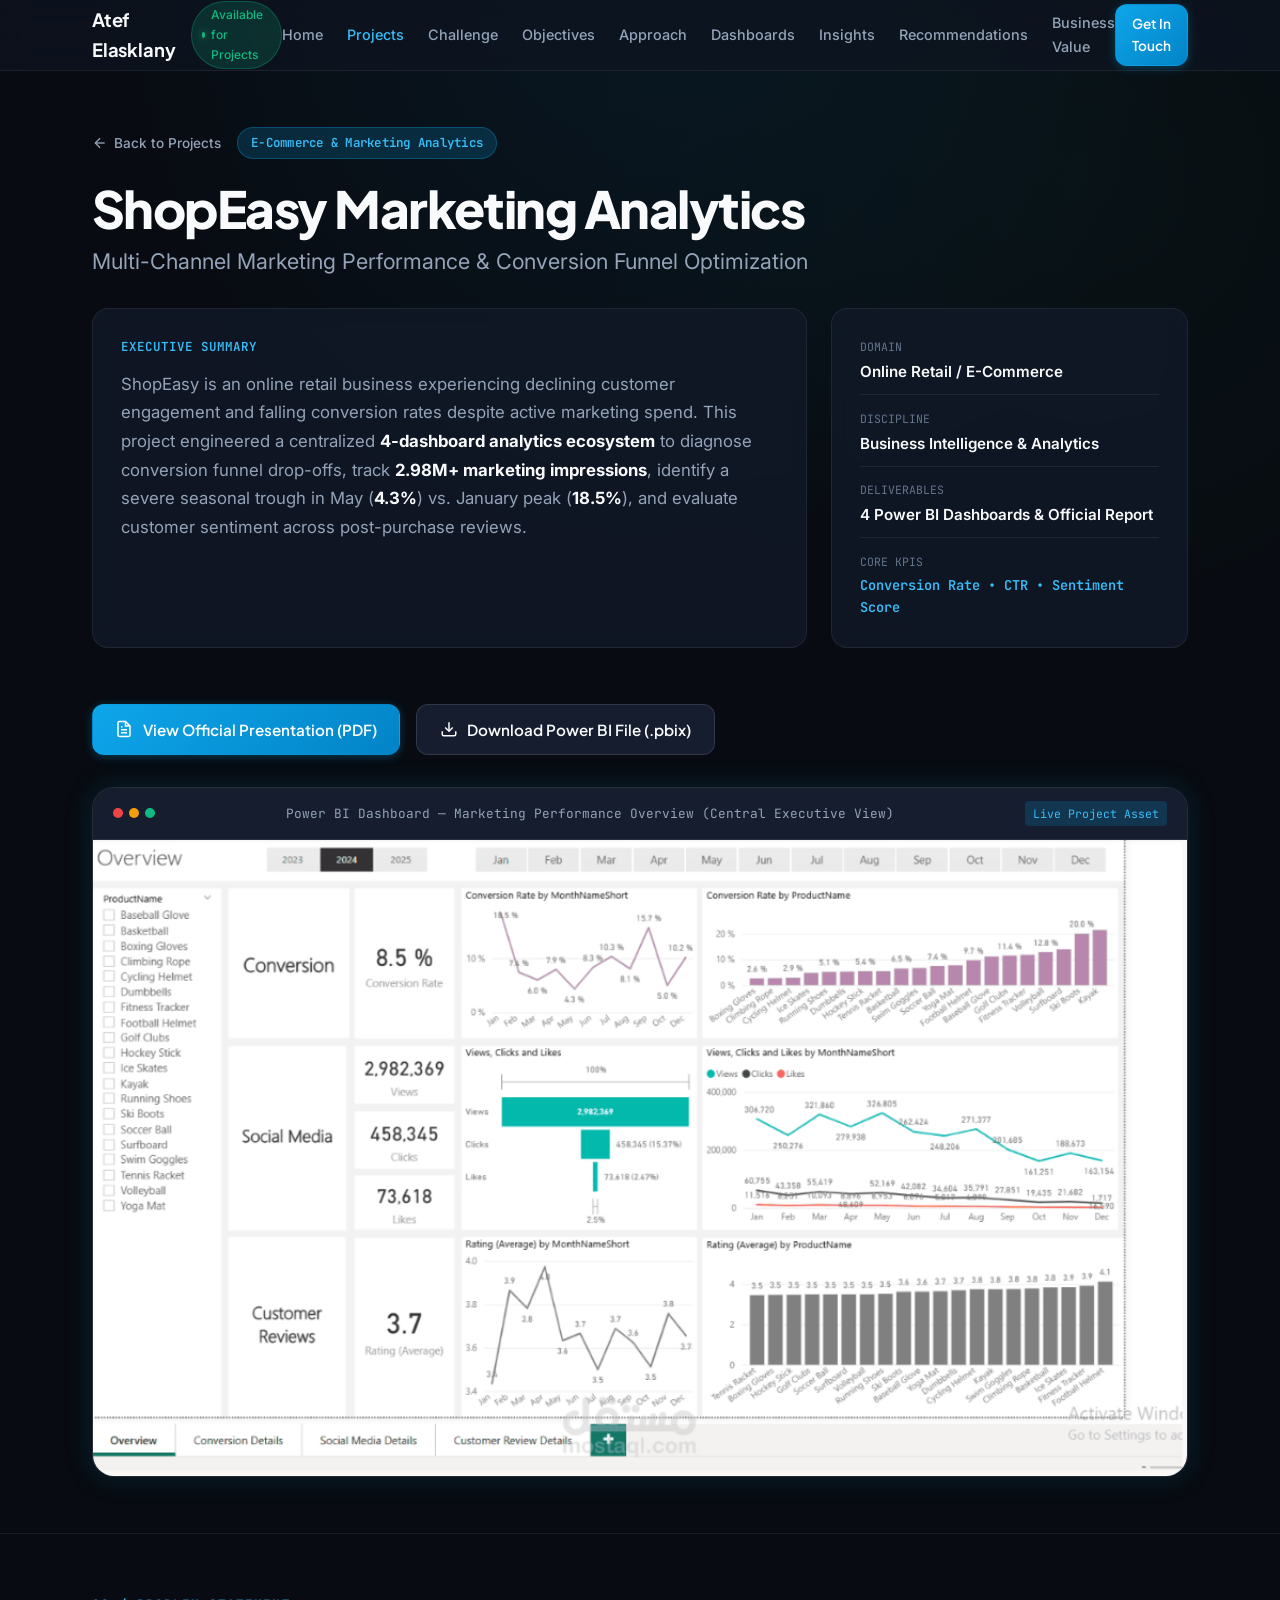
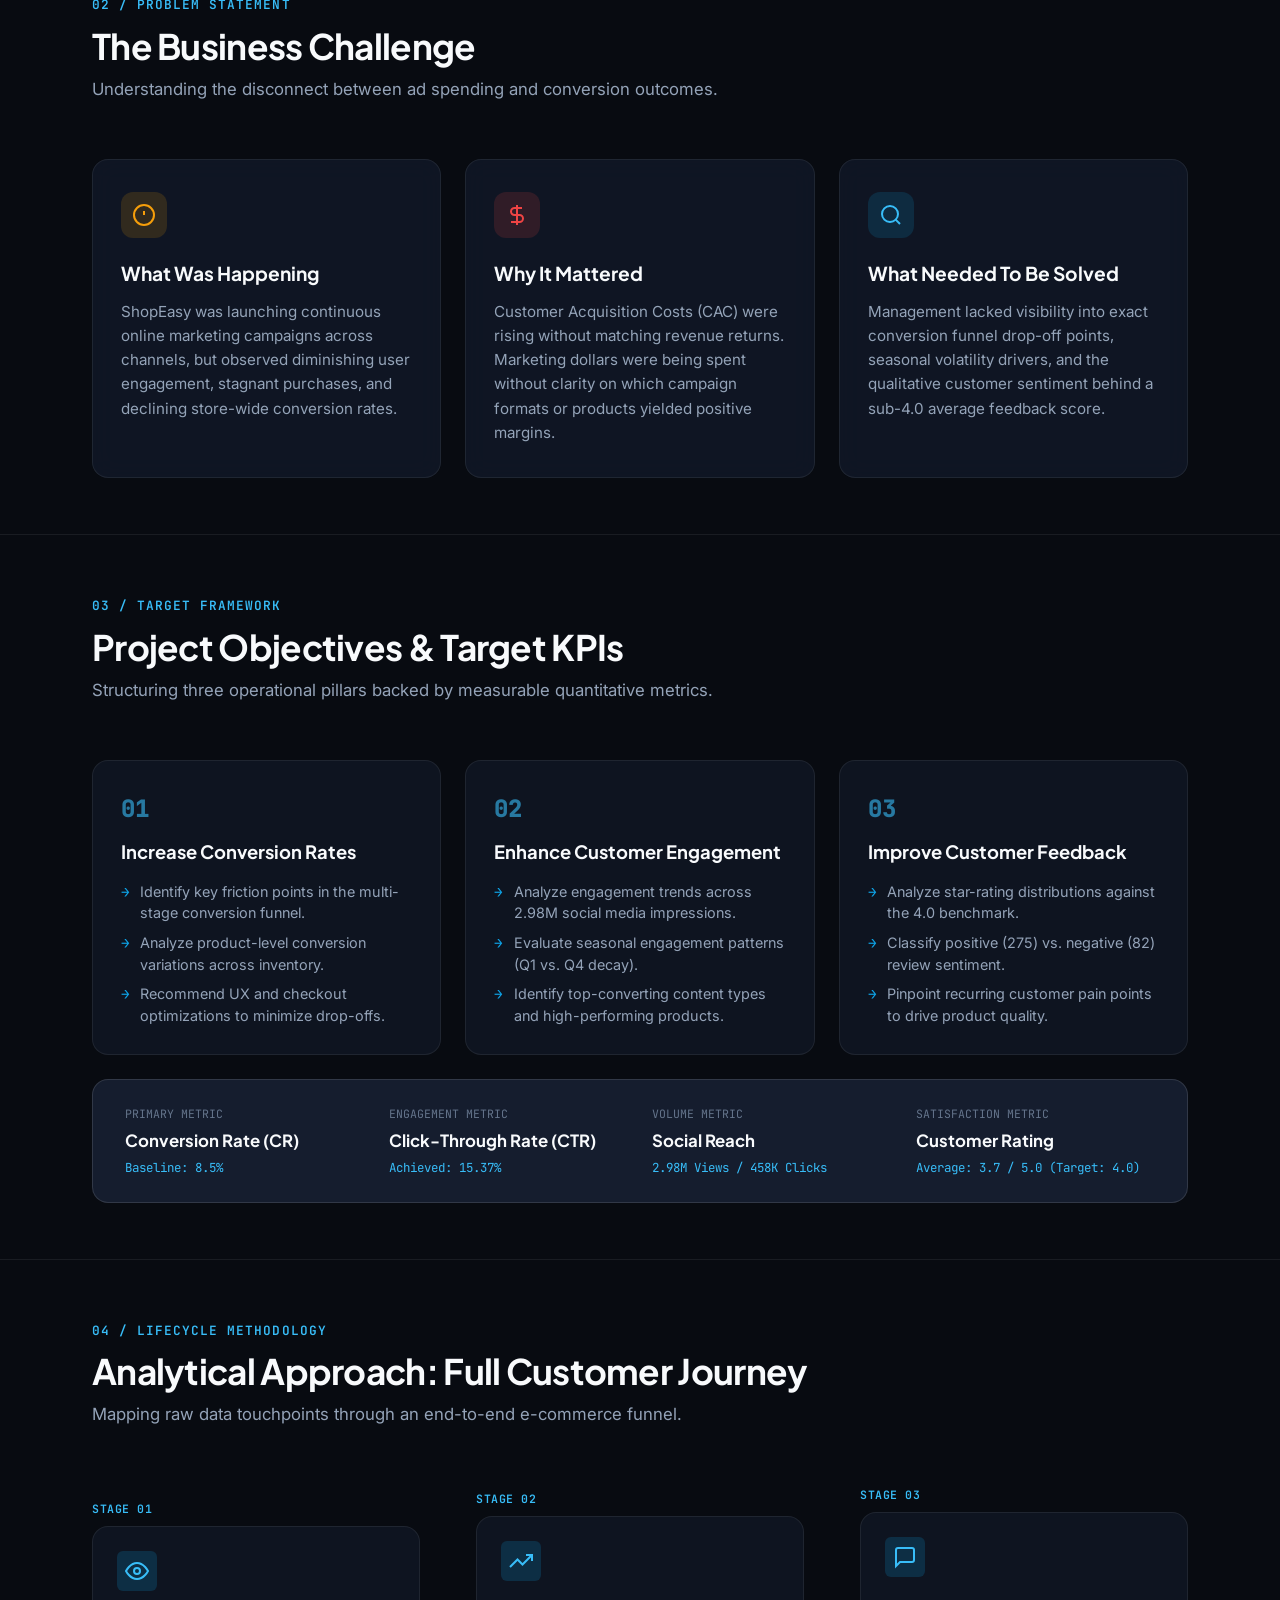
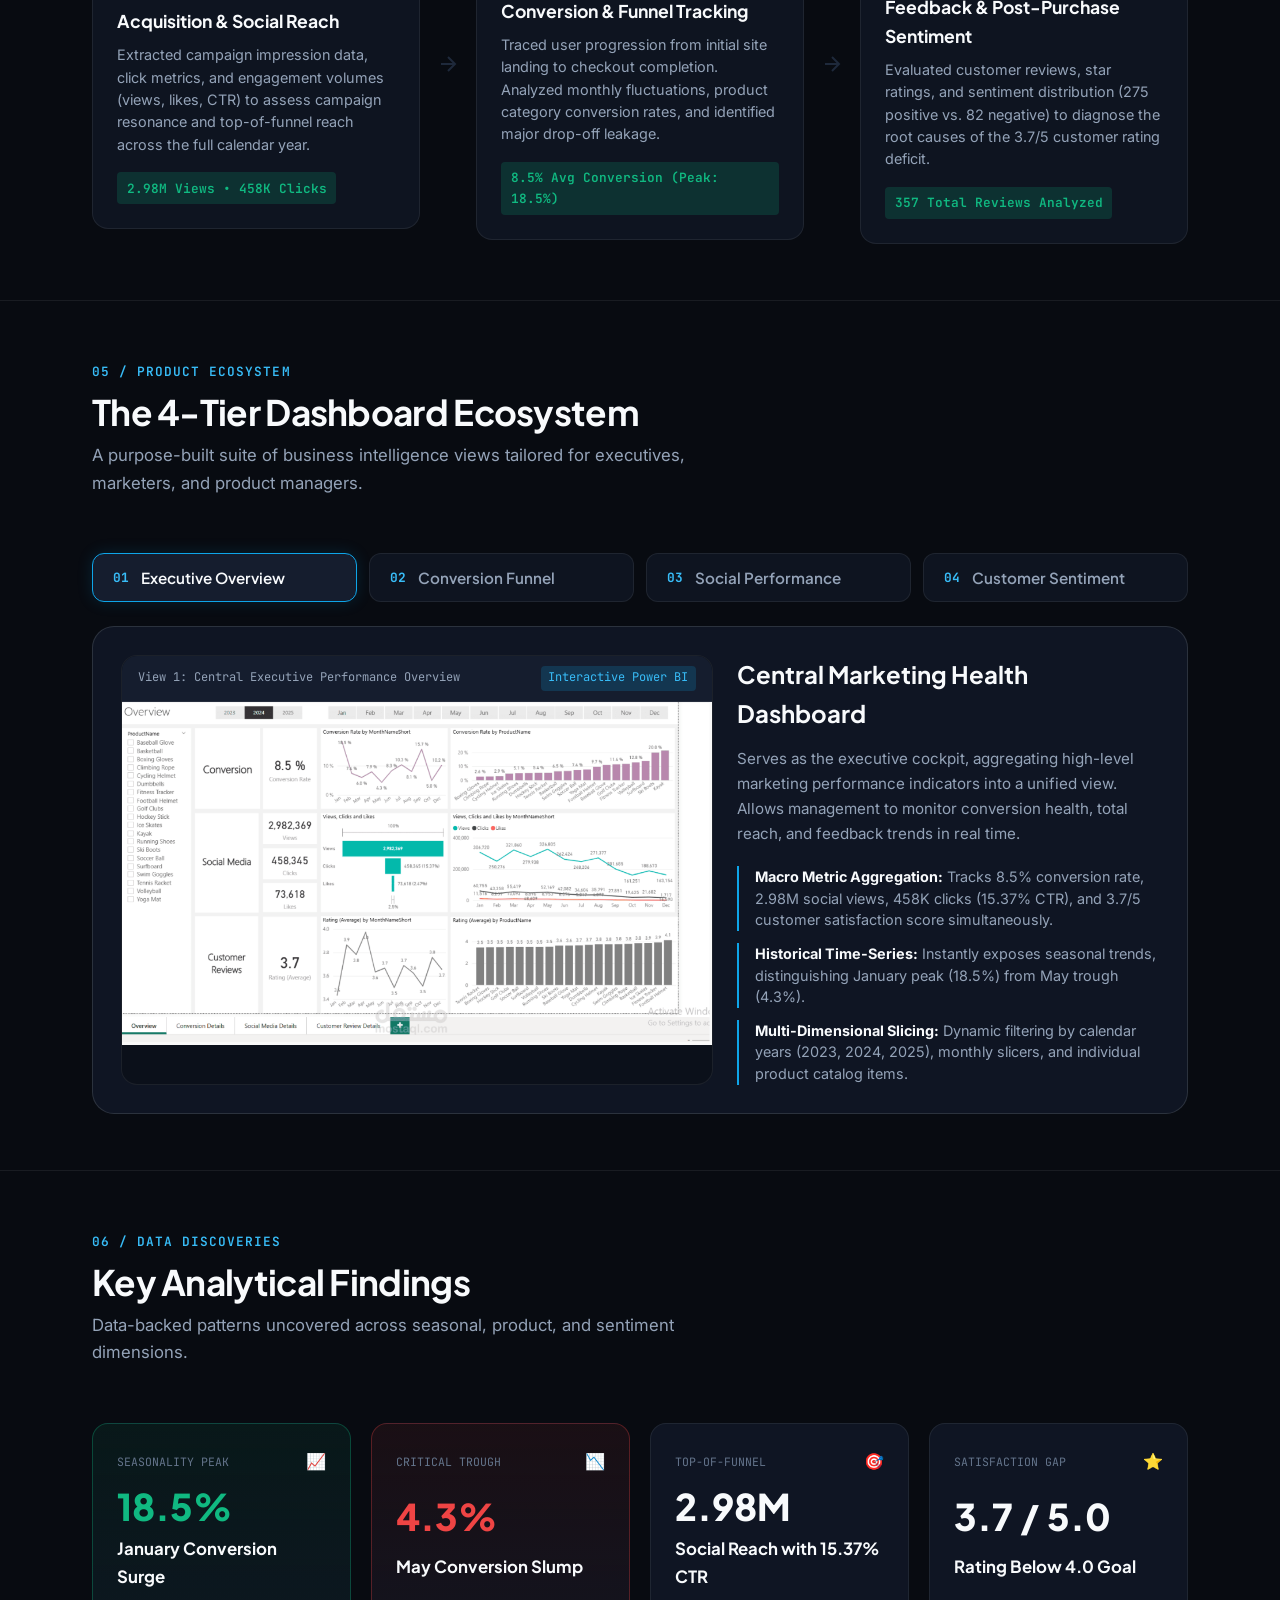
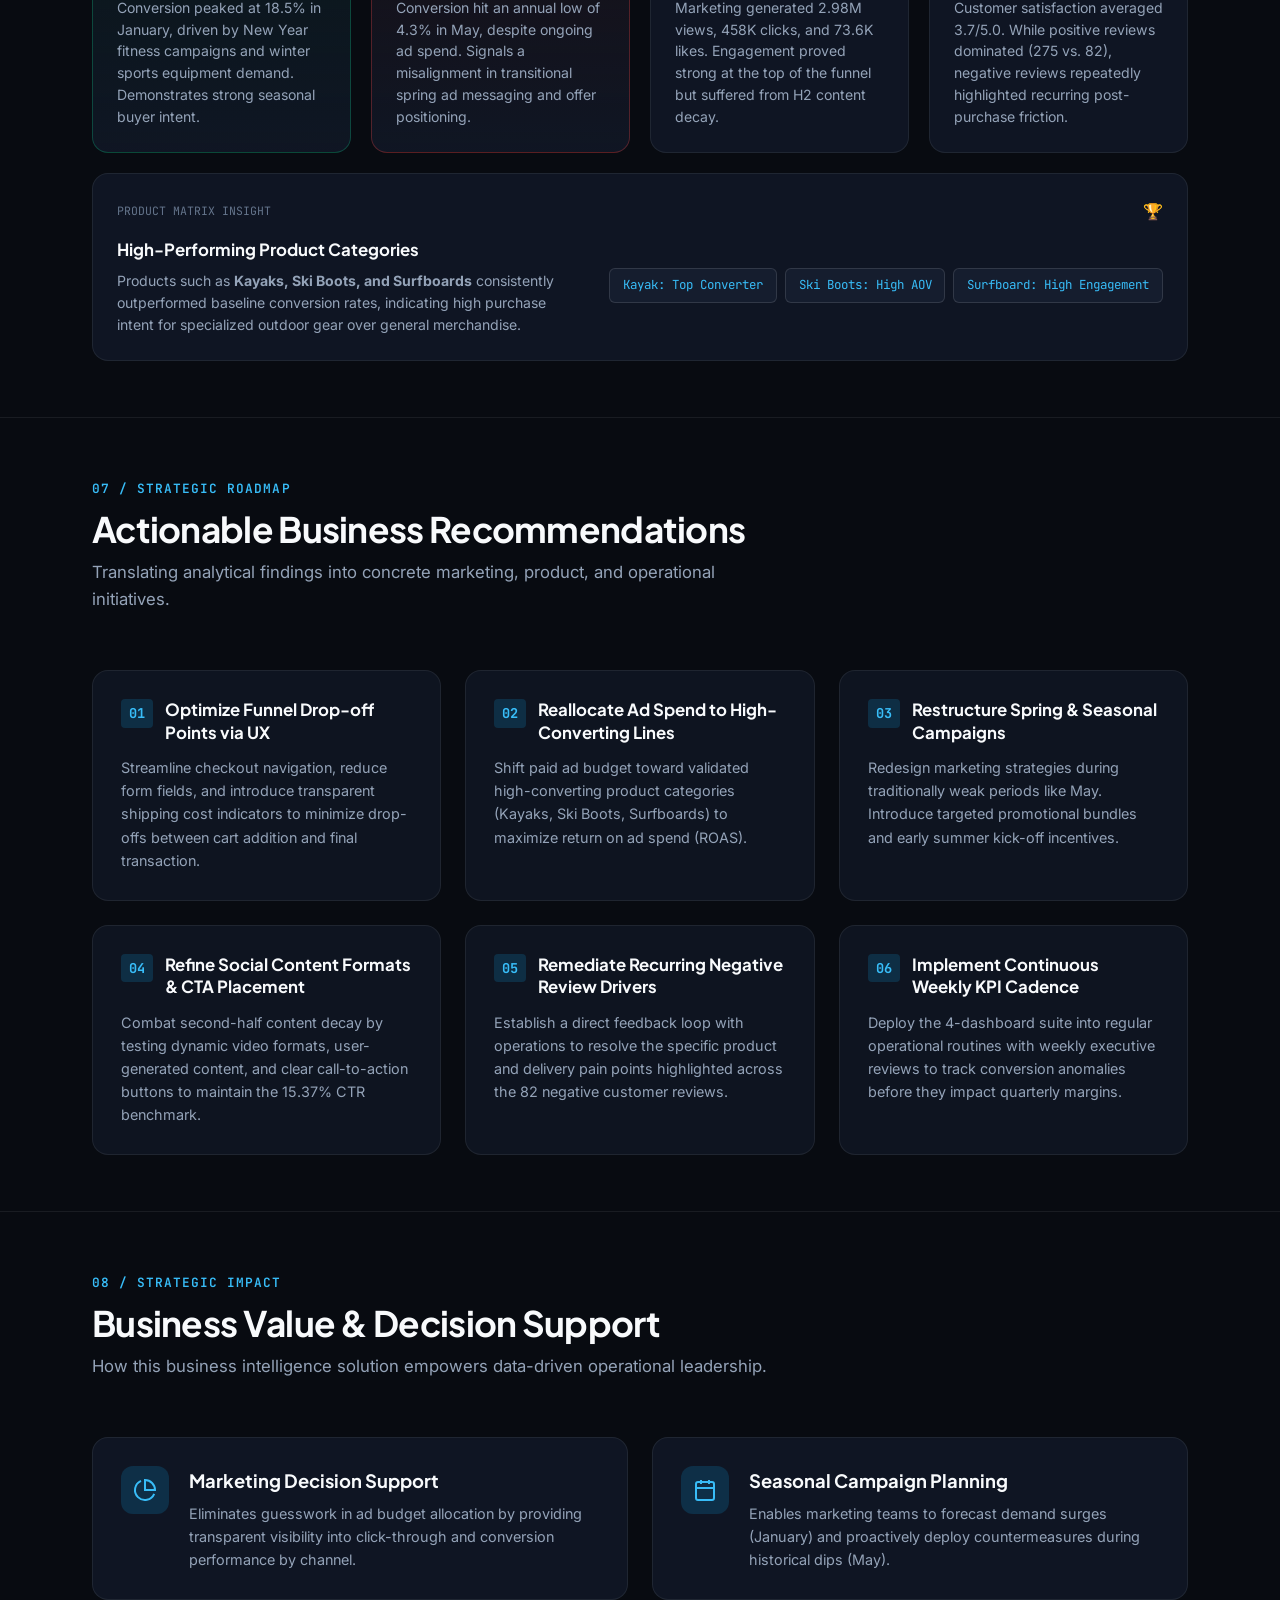
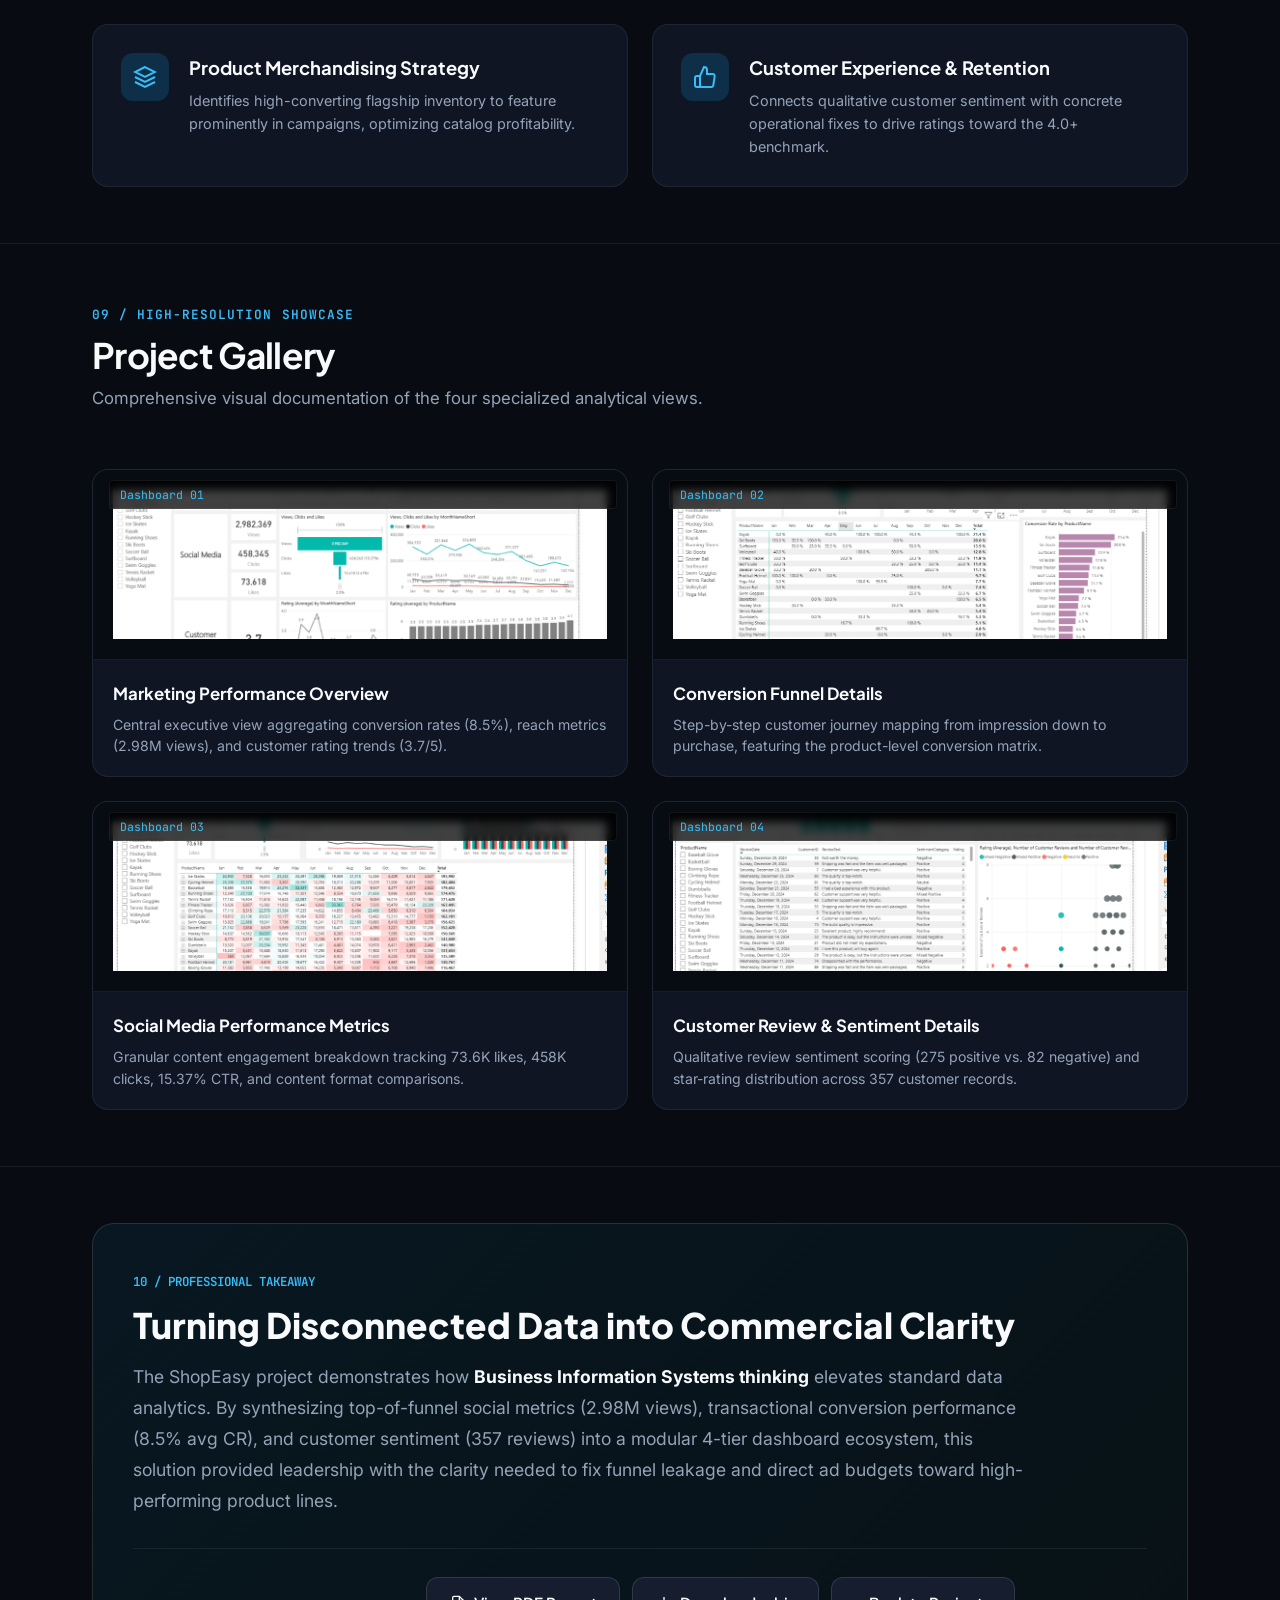
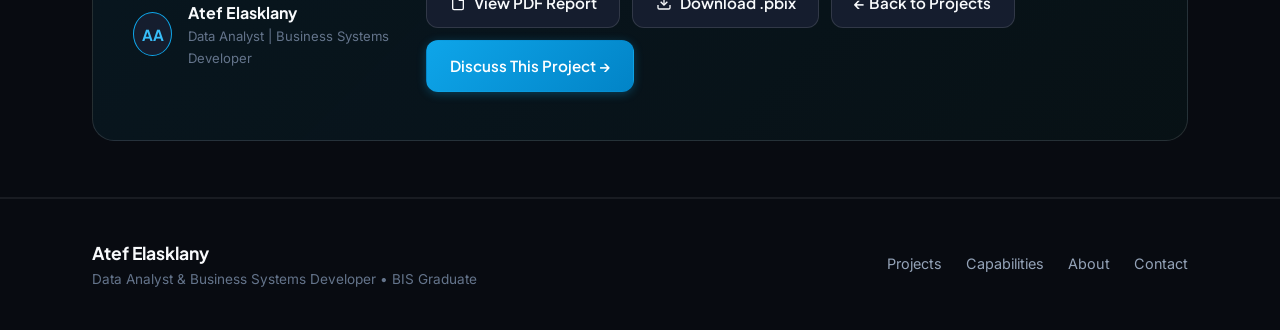
<file: projects/shopeasy.html>
<!DOCTYPE html>
<html lang="en">
<head>
  <meta charset="UTF-8" />
  <meta name="viewport" content="width=device-width, initial-scale=1.0" />
  <title>ShopEasy Marketing Analytics Case Study | Atef Elasklany</title>
  <meta name="description" content="ShopEasy Marketing Analytics & Conversion Funnel Optimization Case Study by Atef Elasklany. Diagnosing conversion leaks, marketing ROI, and customer sentiment across a 4-tier BI ecosystem." />
  
  <!-- Google Fonts: Plus Jakarta Sans, Inter, JetBrains Mono -->
  <link rel="preconnect" href="https://fonts.googleapis.com" />
  <link rel="preconnect" href="https://fonts.gstatic.com" crossorigin />
  <link href="https://fonts.googleapis.com/css2?family=Inter:wght@300;400;500;600;700&family=JetBrains+Mono:wght@400;500;600;700&family=Plus+Jakarta+Sans:wght@500;600;700;800&display=swap" rel="stylesheet" />
  
  <!-- Core Stylesheet -->
  <link rel="stylesheet" href="../css/styles.css" />
</head>
<body class="dark-theme">

  <!-- ================= TOP NAVIGATION BAR ================= -->
  <header class="site-header">
    <div class="nav-container">
      <a href="../index.html" class="brand-logo">
        <span class="logo-name">Atef Elasklany</span>
        <span class="status-indicator">
          <span class="status-dot"></span> Available for Projects
        </span>
      </a>

      <nav class="nav-links">
        <a href="../index.html">Home</a>
        <a href="../projects.html" style="color: var(--accent-cyan-light);">Projects</a>
        <a href="#challenge">Challenge</a>
        <a href="#objectives">Objectives</a>
        <a href="#approach">Approach</a>
        <a href="#ecosystem">Dashboards</a>
        <a href="#insights">Insights</a>
        <a href="#recommendations">Recommendations</a>
        <a href="#value">Business Value</a>
      </nav>

      <div class="nav-actions">
        <a href="../index.html#contact" class="btn btn-sm btn-primary">Get In Touch</a>
      </div>
    </div>
  </header>

  <main class="case-study-container">

    <!-- ================= 01. CASE STUDY HERO ================= -->
    <section class="cs-hero section-spacing" id="overview">
      <div class="container">
        
        <!-- Breadcrumb & Tag -->
        <div class="hero-top-meta">
          <a href="../projects.html" class="back-link">
            <svg width="16" height="16" viewBox="0 0 24 24" fill="none" stroke="currentColor" stroke-width="2"><line x1="19" y1="12" x2="5" y2="12"></line><polyline points="12 19 5 12 12 5"></polyline></svg>
            Back to Projects
          </a>
          <span class="badge badge-primary">E-Commerce & Marketing Analytics</span>
        </div>

        <!-- Title & Subtitle -->
        <h1 class="cs-title">ShopEasy Marketing Analytics</h1>
        <p class="cs-subtitle">Multi-Channel Marketing Performance & Conversion Funnel Optimization</p>

        <!-- Executive Summary Bento Box -->
        <div class="hero-summary-grid">
          
          <div class="summary-card main-summary">
            <div class="summary-label">Executive Summary</div>
            <p class="summary-text">
              ShopEasy is an online retail business experiencing declining customer engagement and falling conversion rates despite active marketing spend. This project engineered a centralized <strong>4-dashboard analytics ecosystem</strong> to diagnose conversion funnel drop-offs, track <strong>2.98M+ marketing impressions</strong>, identify a severe seasonal trough in May (<strong>4.3%</strong>) vs. January peak (<strong>18.5%</strong>), and evaluate customer sentiment across post-purchase reviews.
            </p>
          </div>

          <div class="summary-card meta-sidebar">
            <div class="meta-row">
              <span class="meta-label">Domain</span>
              <span class="meta-val">Online Retail / E-Commerce</span>
            </div>
            <div class="meta-row">
              <span class="meta-label">Discipline</span>
              <span class="meta-val">Business Intelligence & Analytics</span>
            </div>
            <div class="meta-row">
              <span class="meta-label">Deliverables</span>
              <span class="meta-val">4 Power BI Dashboards & Official Report</span>
            </div>
            <div class="meta-row">
              <span class="meta-label">Core KPIs</span>
              <span class="meta-val highlight-kpi">Conversion Rate • CTR • Sentiment Score</span>
            </div>
          </div>

        </div>

        <!-- Project Asset Links & Actions -->
        <div class="project-action-links" style="display: flex; gap: 1rem; margin-bottom: 2rem; flex-wrap: wrap;">
          <a href="../assets/ShopEasy_Marketing_Analytics_Presentation.pdf" target="_blank" class="btn btn-primary" style="display: inline-flex; align-items: center; gap: 0.6rem; text-decoration: none;">
            <svg width="18" height="18" viewBox="0 0 24 24" fill="none" stroke="currentColor" stroke-width="2"><path d="M14 2H6a2 2 0 0 0-2 2v16a2 2 0 0 0 2 2h12a2 2 0 0 0 2-2V8z"></path><polyline points="14 2 14 8 20 8"></polyline><line x1="16" y1="13" x2="8" y2="13"></line><line x1="16" y1="17" x2="8" y2="17"></line><polyline points="10 9 9 9 8 9"></polyline></svg>
            <span>View Official Presentation (PDF)</span>
          </a>
          <a href="../assets/ShopEasy_Marketing_Analytics_Dashboard.pbix" download class="btn btn-secondary" style="display: inline-flex; align-items: center; gap: 0.6rem; text-decoration: none;">
            <svg width="18" height="18" viewBox="0 0 24 24" fill="none" stroke="currentColor" stroke-width="2"><path d="M21 15v4a2 2 0 0 1-2 2H5a2 2 0 0 1-2-2v-4"></path><polyline points="7 10 12 15 17 10"></polyline><line x1="12" y1="15" x2="12" y2="3"></line></svg>
            <span>Download Power BI File (.pbix)</span>
          </a>
        </div>

        <!-- Hero Primary Visual Showcase -->
        <div class="hero-visual-frame" style="background: #0B101A; border: 1px solid var(--border-medium); border-radius: var(--radius-xl); overflow: hidden; box-shadow: var(--shadow-glow);">
          <div class="window-header">
            <div class="window-dots">
              <span class="dot red"></span>
              <span class="dot yellow"></span>
              <span class="dot green"></span>
            </div>
            <div class="window-title">Power BI Dashboard — Marketing Performance Overview (Central Executive View)</div>
            <div class="window-tag">Live Project Asset</div>
          </div>
          <div class="dashboard-render" style="padding: 0; background: #070B12; display: flex; justify-content: center; align-items: center;">
            <img src="../assets/shopeasy_dashboard_overview.png" alt="ShopEasy Marketing Performance Overview Dashboard" style="width: 100%; height: auto; display: block; object-fit: contain; transition: transform 0.3s ease;" />
          </div>
        </div>

      </div>
    </section>

    <!-- ================= 02. THE BUSINESS CHALLENGE ================= -->
    <section class="cs-challenge section-spacing" id="challenge">
      <div class="container">
        
        <div class="section-header">
          <span class="section-tag">02 / Problem Statement</span>
          <h2 class="section-heading">The Business Challenge</h2>
          <p class="section-sub">Understanding the disconnect between ad spending and conversion outcomes.</p>
        </div>

        <div class="grid-3-col">
          
          <div class="glass-card feature-card">
            <div class="card-icon warning-icon">
              <svg width="24" height="24" viewBox="0 0 24 24" fill="none" stroke="currentColor" stroke-width="2"><circle cx="12" cy="12" r="10"></circle><line x1="12" y1="8" x2="12" y2="12"></line><line x1="12" y1="16" x2="12.01" y2="16"></line></svg>
            </div>
            <h3 class="card-h">What Was Happening</h3>
            <p class="card-p">
              ShopEasy was launching continuous online marketing campaigns across channels, but observed diminishing user engagement, stagnant purchases, and declining store-wide conversion rates.
            </p>
          </div>

          <div class="glass-card feature-card">
            <div class="card-icon alert-icon">
              <svg width="24" height="24" viewBox="0 0 24 24" fill="none" stroke="currentColor" stroke-width="2"><path d="M12 2v20M17 5H9.5a3.5 3.5 0 0 0 0 7h5a3.5 3.5 0 0 1 0 7H6"></path></svg>
            </div>
            <h3 class="card-h">Why It Mattered</h3>
            <p class="card-p">
              Customer Acquisition Costs (CAC) were rising without matching revenue returns. Marketing dollars were being spent without clarity on which campaign formats or products yielded positive margins.
            </p>
          </div>

          <div class="glass-card feature-card">
            <div class="card-icon info-icon">
              <svg width="24" height="24" viewBox="0 0 24 24" fill="none" stroke="currentColor" stroke-width="2"><circle cx="11" cy="11" r="8"></circle><line x1="21" y1="21" x2="16.65" y2="16.65"></line></svg>
            </div>
            <h3 class="card-h">What Needed To Be Solved</h3>
            <p class="card-p">
              Management lacked visibility into exact conversion funnel drop-off points, seasonal volatility drivers, and the qualitative customer sentiment behind a sub-4.0 average feedback score.
            </p>
          </div>

        </div>

      </div>
    </section>

    <!-- ================= 03. OBJECTIVES & KPIS ================= -->
    <section class="cs-objectives section-spacing" id="objectives">
      <div class="container">
        
        <div class="section-header">
          <span class="section-tag">03 / Target Framework</span>
          <h2 class="section-heading">Project Objectives & Target KPIs</h2>
          <p class="section-sub">Structuring three operational pillars backed by measurable quantitative metrics.</p>
        </div>

        <div class="objectives-wrapper">
          
          <!-- 3 Core Objectives -->
          <div class="objectives-grid">
            
            <div class="objective-box">
              <div class="obj-number">01</div>
              <h3 class="obj-title">Increase Conversion Rates</h3>
              <ul class="obj-list">
                <li>Identify key friction points in the multi-stage conversion funnel.</li>
                <li>Analyze product-level conversion variations across inventory.</li>
                <li>Recommend UX and checkout optimizations to minimize drop-offs.</li>
              </ul>
            </div>

            <div class="objective-box">
              <div class="obj-number">02</div>
              <h3 class="obj-title">Enhance Customer Engagement</h3>
              <ul class="obj-list">
                <li>Analyze engagement trends across 2.98M social media impressions.</li>
                <li>Evaluate seasonal engagement patterns (Q1 vs. Q4 decay).</li>
                <li>Identify top-converting content types and high-performing products.</li>
              </ul>
            </div>

            <div class="objective-box">
              <div class="obj-number">03</div>
              <h3 class="obj-title">Improve Customer Feedback</h3>
              <ul class="obj-list">
                <li>Analyze star-rating distributions against the 4.0 benchmark.</li>
                <li>Classify positive (275) vs. negative (82) review sentiment.</li>
                <li>Pinpoint recurring customer pain points to drive product quality.</li>
              </ul>
            </div>

          </div>

          <!-- KPI Metric Cards Strip -->
          <div class="kpi-banner">
            <div class="kpi-banner-item">
              <span class="k-label">Primary Metric</span>
              <span class="k-val">Conversion Rate (CR)</span>
              <span class="k-desc">Baseline: 8.5%</span>
            </div>
            <div class="kpi-banner-item">
              <span class="k-label">Engagement Metric</span>
              <span class="k-val">Click-Through Rate (CTR)</span>
              <span class="k-desc">Achieved: 15.37%</span>
            </div>
            <div class="kpi-banner-item">
              <span class="k-label">Volume Metric</span>
              <span class="k-val">Social Reach</span>
              <span class="k-desc">2.98M Views / 458K Clicks</span>
            </div>
            <div class="kpi-banner-item">
              <span class="k-label">Satisfaction Metric</span>
              <span class="k-val">Customer Rating</span>
              <span class="k-desc">Average: 3.7 / 5.0 (Target: 4.0)</span>
            </div>
          </div>

        </div>

      </div>
    </section>

    <!-- ================= 04. ANALYTICAL APPROACH ================= -->
    <section class="cs-approach section-spacing" id="approach">
      <div class="container">
        
        <div class="section-header">
          <span class="section-tag">04 / Lifecycle Methodology</span>
          <h2 class="section-heading">Analytical Approach: Full Customer Journey</h2>
          <p class="section-sub">Mapping raw data touchpoints through an end-to-end e-commerce funnel.</p>
        </div>

        <div class="journey-flow">
          
          <div class="journey-step">
            <div class="step-badge">Stage 01</div>
            <div class="step-card">
              <div class="step-icon">
                <svg width="24" height="24" viewBox="0 0 24 24" fill="none" stroke="currentColor" stroke-width="2"><path d="M1 12s4-8 11-8 11 8 11 8-4 8-11 8-11-8-11-8z"></path><circle cx="12" cy="12" r="3"></circle></svg>
              </div>
              <h3 class="step-title">Acquisition & Social Reach</h3>
              <p class="step-desc">
                Extracted campaign impression data, click metrics, and engagement volumes (views, likes, CTR) to assess campaign resonance and top-of-funnel reach across the full calendar year.
              </p>
              <div class="step-metric">2.98M Views • 458K Clicks</div>
            </div>
          </div>

          <div class="journey-arrow">
            <svg width="24" height="24" viewBox="0 0 24 24" fill="none" stroke="currentColor" stroke-width="2"><line x1="5" y1="12" x2="19" y2="12"></line><polyline points="12 5 19 12 12 19"></polyline></svg>
          </div>

          <div class="journey-step">
            <div class="step-badge">Stage 02</div>
            <div class="step-card">
              <div class="step-icon">
                <svg width="24" height="24" viewBox="0 0 24 24" fill="none" stroke="currentColor" stroke-width="2"><polyline points="23 6 13.5 15.5 8.5 10.5 1 18"></polyline><polyline points="17 6 23 6 23 12"></polyline></svg>
              </div>
              <h3 class="step-title">Conversion & Funnel Tracking</h3>
              <p class="step-desc">
                Traced user progression from initial site landing to checkout completion. Analyzed monthly fluctuations, product category conversion rates, and identified major drop-off leakage.
              </p>
              <div class="step-metric">8.5% Avg Conversion (Peak: 18.5%)</div>
            </div>
          </div>

          <div class="journey-arrow">
            <svg width="24" height="24" viewBox="0 0 24 24" fill="none" stroke="currentColor" stroke-width="2"><line x1="5" y1="12" x2="19" y2="12"></line><polyline points="12 5 19 12 12 19"></polyline></svg>
          </div>

          <div class="journey-step">
            <div class="step-badge">Stage 03</div>
            <div class="step-card">
              <div class="step-icon">
                <svg width="24" height="24" viewBox="0 0 24 24" fill="none" stroke="currentColor" stroke-width="2"><path d="M21 15a2 2 0 0 1-2 2H7l-4 4V5a2 2 0 0 1 2-2h14a2 2 0 0 1 2 2z"></path></svg>
              </div>
              <h3 class="step-title">Feedback & Post-Purchase Sentiment</h3>
              <p class="step-desc">
                Evaluated customer reviews, star ratings, and sentiment distribution (275 positive vs. 82 negative) to diagnose the root causes of the 3.7/5 customer rating deficit.
              </p>
              <div class="step-metric">357 Total Reviews Analyzed</div>
            </div>
          </div>

        </div>

      </div>
    </section>

    <!-- ================= 05. DASHBOARD ECOSYSTEM ================= -->
    <section class="cs-ecosystem section-spacing" id="ecosystem">
      <div class="container">
        
        <div class="section-header">
          <span class="section-tag">05 / Product Ecosystem</span>
          <h2 class="section-heading">The 4-Tier Dashboard Ecosystem</h2>
          <p class="section-sub">A purpose-built suite of business intelligence views tailored for executives, marketers, and product managers.</p>
        </div>

        <!-- Interactive Dashboard Selector Tabs -->
        <div class="dashboard-tabs">
          <button class="tab-btn active" data-tab="tab-overview">
            <span class="tab-index">01</span>
            <span class="tab-text">Executive Overview</span>
          </button>
          <button class="tab-btn" data-tab="tab-funnel">
            <span class="tab-index">02</span>
            <span class="tab-text">Conversion Funnel</span>
          </button>
          <button class="tab-btn" data-tab="tab-social">
            <span class="tab-index">03</span>
            <span class="tab-text">Social Performance</span>
          </button>
          <button class="tab-btn" data-tab="tab-feedback">
            <span class="tab-index">04</span>
            <span class="tab-text">Customer Sentiment</span>
          </button>
        </div>

        <!-- Tab 1: Marketing Overview -->
        <div class="tab-panel active" id="tab-overview">
          <div class="eco-card-grid">
            <div class="eco-screen-wrap">
              <div class="mockup-header">
                <span>View 1: Central Executive Performance Overview</span>
                <span class="status-pill">Interactive Power BI</span>
              </div>
              <div class="mockup-content" style="padding: 0; background: #070B12;">
                <img src="../assets/shopeasy_dashboard_overview.png" alt="ShopEasy Executive Overview Dashboard" style="width: 100%; height: auto; display: block; object-fit: contain;" />
              </div>
            </div>
            <div class="eco-info-wrap">
              <h3 class="eco-title">Central Marketing Health Dashboard</h3>
              <p class="eco-desc">
                Serves as the executive cockpit, aggregating high-level marketing performance indicators into a unified view. Allows management to monitor conversion health, total reach, and feedback trends in real time.
              </p>
              <div class="eco-feature-list">
                <div class="eco-item">
                  <strong>Macro Metric Aggregation:</strong> Tracks 8.5% conversion rate, 2.98M social views, 458K clicks (15.37% CTR), and 3.7/5 customer satisfaction score simultaneously.
                </div>
                <div class="eco-item">
                  <strong>Historical Time-Series:</strong> Instantly exposes seasonal trends, distinguishing January peak (18.5%) from May trough (4.3%).
                </div>
                <div class="eco-item">
                  <strong>Multi-Dimensional Slicing:</strong> Dynamic filtering by calendar years (2023, 2024, 2025), monthly slicers, and individual product catalog items.
                </div>
              </div>
            </div>
          </div>
        </div>

        <!-- Tab 2: Conversion Funnel -->
        <div class="tab-panel" id="tab-funnel">
          <div class="eco-card-grid">
            <div class="eco-screen-wrap">
              <div class="mockup-header">
                <span>View 2: Customer Journey & Conversion Details Analysis</span>
                <span class="status-pill">Funnel Logic</span>
              </div>
              <div class="mockup-content" style="padding: 0; background: #070B12;">
                <img src="../assets/shopeasy_dashboard_conversion.png" alt="ShopEasy Conversion Details Dashboard" style="width: 100%; height: auto; display: block; object-fit: contain;" />
              </div>
            </div>
            <div class="eco-info-wrap">
              <h3 class="eco-title">Funnel Drop-Off & Leakage Analysis</h3>
              <p class="eco-desc">
                Isolates the specific stages where prospective buyers abandon the purchasing journey. Traces customer journeys through View (672) → Click (355) → Drop-off (185) → Purchase (57).
              </p>
              <div class="eco-feature-list">
                <div class="eco-item">
                  <strong>Stage-by-Stage Conversion Ratios:</strong> Visualizes customer drop-off dynamics alongside monthly conversion timelines.
                </div>
                <div class="eco-item">
                  <strong>Product Conversion Hierarchy:</strong> Highlights high-converting flagship items: Kayak (21.4%), Ski Boots (20.0%), Surfboard (13.9%), and Volleyball (12.8%).
                </div>
                <div class="eco-item">
                  <strong>Monthly Product Heatmap:</strong> Cross-tabulates conversion efficiencies by item across every month of the year.
                </div>
              </div>
            </div>
          </div>
        </div>

        <!-- Tab 3: Social Media Metrics -->
        <div class="tab-panel" id="tab-social">
          <div class="eco-card-grid">
            <div class="eco-screen-wrap">
              <div class="mockup-header">
                <span>View 3: Campaign Content, Reach & Social Media Details</span>
                <span class="status-pill">Campaign Analytics</span>
              </div>
              <div class="mockup-content" style="padding: 0; background: #070B12;">
                <img src="../assets/shopeasy_dashboard_social.png" alt="ShopEasy Social Media Details Dashboard" style="width: 100%; height: auto; display: block; object-fit: contain;" />
              </div>
            </div>
            <div class="eco-info-wrap">
              <h3 class="eco-title">Social Campaign & Content Engagement</h3>
              <p class="eco-desc">
                Examines how marketing content resonates across channels and media formats. Analyzes 2,982,369 views, 458,345 clicks, and 73,618 likes.
              </p>
              <div class="eco-feature-list">
                <div class="eco-item">
                  <strong>Content Type Breakdown:</strong> Compares engagement volumes across Blog posts, Social Media creatives, and Video campaigns.
                </div>
                <div class="eco-item">
                  <strong>Top Performing Products by Reach:</strong> Ice Skates (193.9K views), Cycling Helmet (182.4K views), and Basketball (179.6K views).
                </div>
                <div class="eco-item">
                  <strong>Monthly Engagement Trends:</strong> Identifies campaign resonance peaks and highlights content fatigue patterns in the second half of the year.
                </div>
              </div>
            </div>
          </div>
        </div>

        <!-- Tab 4: Customer Sentiment -->
        <div class="tab-panel" id="tab-feedback">
          <div class="eco-card-grid">
            <div class="eco-screen-wrap">
              <div class="mockup-header">
                <span>View 4: Customer Reviews, Rating Distributions & Sentiment Details</span>
                <span class="status-pill">Sentiment Analytics</span>
              </div>
              <div class="mockup-content" style="padding: 0; background: #070B12;">
                <img src="../assets/shopeasy_dashboard_reviews.png" alt="ShopEasy Customer Review Details Dashboard" style="width: 100%; height: auto; display: block; object-fit: contain;" />
              </div>
            </div>
            <div class="eco-info-wrap">
              <h3 class="eco-title">Voice of the Customer & Review Sentiment</h3>
              <p class="eco-desc">
                Quantifies qualitative customer feedback using Python NLP sentiment scoring and Power BI visualizations across 357 verified customer reviews.
              </p>
              <div class="eco-feature-list">
                <div class="eco-item">
                  <strong>Sentiment Distribution:</strong> Breaks down sentiment into 275 Positive, 82 Negative, Mixed Negative, and Neutral reviews.
                </div>
                <div class="eco-item">
                  <strong>Star Rating Breakdown:</strong> 5-Star (135), 4-Star (140), 3-Star (88), 2-Star (57), 1-Star (26) reviews yielding the 3.7 overall score.
                </div>
                <div class="eco-item">
                  <strong>Granular Feedback Table & Scatter:</strong> Directly inspects customer review text, sentiment classification, and product ratings for operational diagnosis.
                </div>
              </div>
            </div>
          </div>
        </div>

      </div>
    </section>

    <!-- ================= 06. KEY INSIGHTS ================= -->
    <section class="cs-insights section-spacing" id="insights">
      <div class="container">
        
        <div class="section-header">
          <span class="section-tag">06 / Data Discoveries</span>
          <h2 class="section-heading">Key Analytical Findings</h2>
          <p class="section-sub">Data-backed patterns uncovered across seasonal, product, and sentiment dimensions.</p>
        </div>

        <div class="insights-bento">
          
          <div class="insight-tile highlight-green">
            <div class="tile-top">
              <span class="tile-tag">Seasonality Peak</span>
              <span class="tile-icon">📈</span>
            </div>
            <div class="tile-metric">18.5%</div>
            <h3 class="tile-title">January Conversion Surge</h3>
            <p class="tile-desc">
              Conversion peaked at 18.5% in January, driven by New Year fitness campaigns and winter sports equipment demand. Demonstrates strong seasonal buyer intent.
            </p>
          </div>

          <div class="insight-tile highlight-red">
            <div class="tile-top">
              <span class="tile-tag">Critical Trough</span>
              <span class="tile-icon">📉</span>
            </div>
            <div class="tile-metric">4.3%</div>
            <h3 class="tile-title">May Conversion Slump</h3>
            <p class="tile-desc">
              Conversion hit an annual low of 4.3% in May, despite ongoing ad spend. Signals a misalignment in transitional spring ad messaging and offer positioning.
            </p>
          </div>

          <div class="insight-tile">
            <div class="tile-top">
              <span class="tile-tag">Top-of-Funnel</span>
              <span class="tile-icon">🎯</span>
            </div>
            <div class="tile-metric">2.98M</div>
            <h3 class="tile-title">Social Reach with 15.37% CTR</h3>
            <p class="tile-desc">
              Marketing generated 2.98M views, 458K clicks, and 73.6K likes. Engagement proved strong at the top of the funnel but suffered from H2 content decay.
            </p>
          </div>

          <div class="insight-tile">
            <div class="tile-top">
              <span class="tile-tag">Satisfaction Gap</span>
              <span class="tile-icon">⭐</span>
            </div>
            <div class="tile-metric">3.7 / 5.0</div>
            <h3 class="tile-title">Rating Below 4.0 Goal</h3>
            <p class="tile-desc">
              Customer satisfaction averaged 3.7/5.0. While positive reviews dominated (275 vs. 82), negative reviews repeatedly highlighted recurring post-purchase friction.
            </p>
          </div>

          <div class="insight-tile full-width">
            <div class="tile-top">
              <span class="tile-tag">Product Matrix Insight</span>
              <span class="tile-icon">🏆</span>
            </div>
            <div class="tile-split">
              <div>
                <h3 class="tile-title">High-Performing Product Categories</h3>
                <p class="tile-desc">
                  Products such as <strong>Kayaks, Ski Boots, and Surfboards</strong> consistently outperformed baseline conversion rates, indicating high purchase intent for specialized outdoor gear over general merchandise.
                </p>
              </div>
              <div class="badge-cluster">
                <span class="badge-chip">Kayak: Top Converter</span>
                <span class="badge-chip">Ski Boots: High AOV</span>
                <span class="badge-chip">Surfboard: High Engagement</span>
              </div>
            </div>
          </div>

        </div>

      </div>
    </section>

    <!-- ================= 07. BUSINESS RECOMMENDATIONS ================= -->
    <section class="cs-recommendations section-spacing" id="recommendations">
      <div class="container">
        
        <div class="section-header">
          <span class="section-tag">07 / Strategic Roadmap</span>
          <h2 class="section-heading">Actionable Business Recommendations</h2>
          <p class="section-sub">Translating analytical findings into concrete marketing, product, and operational initiatives.</p>
        </div>

        <div class="rec-grid">
          
          <div class="rec-card">
            <div class="rec-header">
              <span class="rec-number">01</span>
              <h3 class="rec-title">Optimize Funnel Drop-off Points via UX</h3>
            </div>
            <p class="rec-p">
              Streamline checkout navigation, reduce form fields, and introduce transparent shipping cost indicators to minimize drop-offs between cart addition and final transaction.
            </p>
          </div>

          <div class="rec-card">
            <div class="rec-header">
              <span class="rec-number">02</span>
              <h3 class="rec-title">Reallocate Ad Spend to High-Converting Lines</h3>
            </div>
            <p class="rec-p">
              Shift paid ad budget toward validated high-converting product categories (Kayaks, Ski Boots, Surfboards) to maximize return on ad spend (ROAS).
            </p>
          </div>

          <div class="rec-card">
            <div class="rec-header">
              <span class="rec-number">03</span>
              <h3 class="rec-title">Restructure Spring & Seasonal Campaigns</h3>
            </div>
            <p class="rec-p">
              Redesign marketing strategies during traditionally weak periods like May. Introduce targeted promotional bundles and early summer kick-off incentives.
            </p>
          </div>

          <div class="rec-card">
            <div class="rec-header">
              <span class="rec-number">04</span>
              <h3 class="rec-title">Refine Social Content Formats & CTA Placement</h3>
            </div>
            <p class="rec-p">
              Combat second-half content decay by testing dynamic video formats, user-generated content, and clear call-to-action buttons to maintain the 15.37% CTR benchmark.
            </p>
          </div>

          <div class="rec-card">
            <div class="rec-header">
              <span class="rec-number">05</span>
              <h3 class="rec-title">Remediate Recurring Negative Review Drivers</h3>
            </div>
            <p class="rec-p">
              Establish a direct feedback loop with operations to resolve the specific product and delivery pain points highlighted across the 82 negative customer reviews.
            </p>
          </div>

          <div class="rec-card">
            <div class="rec-header">
              <span class="rec-number">06</span>
              <h3 class="rec-title">Implement Continuous Weekly KPI Cadence</h3>
            </div>
            <p class="rec-p">
              Deploy the 4-dashboard suite into regular operational routines with weekly executive reviews to track conversion anomalies before they impact quarterly margins.
            </p>
          </div>

        </div>

      </div>
    </section>

    <!-- ================= 08. BUSINESS VALUE ================= -->
    <section class="cs-value section-spacing" id="value">
      <div class="container">
        
        <div class="section-header">
          <span class="section-tag">08 / Strategic Impact</span>
          <h2 class="section-heading">Business Value & Decision Support</h2>
          <p class="section-sub">How this business intelligence solution empowers data-driven operational leadership.</p>
        </div>

        <div class="value-matrix">
          
          <div class="value-item">
            <div class="val-icon">
              <svg width="24" height="24" viewBox="0 0 24 24" fill="none" stroke="currentColor" stroke-width="2"><path d="M21.21 15.89A10 10 0 1 1 8 2.83"></path><path d="M22 12A10 10 0 0 0 12 2v10z"></path></svg>
            </div>
            <div class="val-content">
              <h3 class="val-h">Marketing Decision Support</h3>
              <p class="val-p">Eliminates guesswork in ad budget allocation by providing transparent visibility into click-through and conversion performance by channel.</p>
            </div>
          </div>

          <div class="value-item">
            <div class="val-icon">
              <svg width="24" height="24" viewBox="0 0 24 24" fill="none" stroke="currentColor" stroke-width="2"><rect x="3" y="4" width="18" height="18" rx="2" ry="2"></rect><line x1="16" y1="2" x2="16" y2="6"></line><line x1="8" y1="2" x2="8" y2="6"></line><line x1="3" y1="10" x2="21" y2="10"></line></svg>
            </div>
            <div class="val-content">
              <h3 class="val-h">Seasonal Campaign Planning</h3>
              <p class="val-p">Enables marketing teams to forecast demand surges (January) and proactively deploy countermeasures during historical dips (May).</p>
            </div>
          </div>

          <div class="value-item">
            <div class="val-icon">
              <svg width="24" height="24" viewBox="0 0 24 24" fill="none" stroke="currentColor" stroke-width="2"><polygon points="12 2 2 7 12 12 22 7 12 2"></polygon><polyline points="2 17 12 22 22 17"></polyline><polyline points="2 12 12 17 22 12"></polyline></svg>
            </div>
            <div class="val-content">
              <h3 class="val-h">Product Merchandising Strategy</h3>
              <p class="val-p">Identifies high-converting flagship inventory to feature prominently in campaigns, optimizing catalog profitability.</p>
            </div>
          </div>

          <div class="value-item">
            <div class="val-icon">
              <svg width="24" height="24" viewBox="0 0 24 24" fill="none" stroke="currentColor" stroke-width="2"><path d="M14 9V5a3 3 0 0 0-3-3l-4 9v11h11.28a2 2 0 0 0 2-1.7l1.38-9a2 2 0 0 0-2-2.3zM7 22H4a2 2 0 0 1-2-2v-7a2 2 0 0 1 2-2h3"></path></svg>
            </div>
            <div class="val-content">
              <h3 class="val-h">Customer Experience & Retention</h3>
              <p class="val-p">Connects qualitative customer sentiment with concrete operational fixes to drive ratings toward the 4.0+ benchmark.</p>
            </div>
          </div>

        </div>

      </div>
    </section>

    <!-- ================= 09. PROJECT GALLERY ================= -->
    <section class="cs-gallery section-spacing" id="gallery">
      <div class="container">
        
        <div class="section-header">
          <span class="section-tag">09 / High-Resolution Showcase</span>
          <h2 class="section-heading">Project Gallery</h2>
          <p class="section-sub">Comprehensive visual documentation of the four specialized analytical views.</p>
        </div>

        <div class="gallery-grid">
          
          <div class="gallery-card" style="background: var(--bg-card); border: 1px solid var(--border-subtle); border-radius: var(--radius-lg); overflow: hidden; transition: all 0.3s ease;">
            <a href="../assets/shopeasy_dashboard_overview.png" target="_blank" style="text-decoration: none; color: inherit; display: block;">
              <div class="gal-preview" style="height: 190px; overflow: hidden; background: #070B12; position: relative;">
                <div class="gal-badge" style="position: absolute; top: 10px; right: 10px; background: rgba(0,0,0,0.75); backdrop-filter: blur(4px); color: var(--accent-cyan-light); padding: 0.25rem 0.6rem; border-radius: 4px; font-family: var(--font-mono); font-size: 0.72rem; z-index: 2; border: 1px solid var(--border-subtle);">Dashboard 01</div>
                <img src="../assets/shopeasy_dashboard_overview.png" alt="Marketing Performance Overview" style="width: 100%; height: 100%; object-fit: cover; transition: transform 0.4s ease;" onmouseover="this.style.transform='scale(1.05)'" onmouseout="this.style.transform='scale(1)'" />
              </div>
              <div class="gal-info" style="padding: 1.25rem;">
                <h4 class="gal-title" style="margin-bottom: 0.4rem; color: var(--text-primary);">Marketing Performance Overview</h4>
                <p class="gal-desc" style="font-size: 0.88rem; color: var(--text-secondary); line-height: 1.5; margin: 0;">Central executive view aggregating conversion rates (8.5%), reach metrics (2.98M views), and customer rating trends (3.7/5).</p>
              </div>
            </a>
          </div>

          <div class="gallery-card" style="background: var(--bg-card); border: 1px solid var(--border-subtle); border-radius: var(--radius-lg); overflow: hidden; transition: all 0.3s ease;">
            <a href="../assets/shopeasy_dashboard_conversion.png" target="_blank" style="text-decoration: none; color: inherit; display: block;">
              <div class="gal-preview" style="height: 190px; overflow: hidden; background: #070B12; position: relative;">
                <div class="gal-badge" style="position: absolute; top: 10px; right: 10px; background: rgba(0,0,0,0.75); backdrop-filter: blur(4px); color: var(--accent-cyan-light); padding: 0.25rem 0.6rem; border-radius: 4px; font-family: var(--font-mono); font-size: 0.72rem; z-index: 2; border: 1px solid var(--border-subtle);">Dashboard 02</div>
                <img src="../assets/shopeasy_dashboard_conversion.png" alt="Conversion Funnel Analysis" style="width: 100%; height: 100%; object-fit: cover; transition: transform 0.4s ease;" onmouseover="this.style.transform='scale(1.05)'" onmouseout="this.style.transform='scale(1)'" />
              </div>
              <div class="gal-info" style="padding: 1.25rem;">
                <h4 class="gal-title" style="margin-bottom: 0.4rem; color: var(--text-primary);">Conversion Funnel Details</h4>
                <p class="gal-desc" style="font-size: 0.88rem; color: var(--text-secondary); line-height: 1.5; margin: 0;">Step-by-step customer journey mapping from impression down to purchase, featuring the product-level conversion matrix.</p>
              </div>
            </a>
          </div>

          <div class="gallery-card" style="background: var(--bg-card); border: 1px solid var(--border-subtle); border-radius: var(--radius-lg); overflow: hidden; transition: all 0.3s ease;">
            <a href="../assets/shopeasy_dashboard_social.png" target="_blank" style="text-decoration: none; color: inherit; display: block;">
              <div class="gal-preview" style="height: 190px; overflow: hidden; background: #070B12; position: relative;">
                <div class="gal-badge" style="position: absolute; top: 10px; right: 10px; background: rgba(0,0,0,0.75); backdrop-filter: blur(4px); color: var(--accent-cyan-light); padding: 0.25rem 0.6rem; border-radius: 4px; font-family: var(--font-mono); font-size: 0.72rem; z-index: 2; border: 1px solid var(--border-subtle);">Dashboard 03</div>
                <img src="../assets/shopeasy_dashboard_social.png" alt="Social Media Performance Metrics" style="width: 100%; height: 100%; object-fit: cover; transition: transform 0.4s ease;" onmouseover="this.style.transform='scale(1.05)'" onmouseout="this.style.transform='scale(1)'" />
              </div>
              <div class="gal-info" style="padding: 1.25rem;">
                <h4 class="gal-title" style="margin-bottom: 0.4rem; color: var(--text-primary);">Social Media Performance Metrics</h4>
                <p class="gal-desc" style="font-size: 0.88rem; color: var(--text-secondary); line-height: 1.5; margin: 0;">Granular content engagement breakdown tracking 73.6K likes, 458K clicks, 15.37% CTR, and content format comparisons.</p>
              </div>
            </a>
          </div>

          <div class="gallery-card" style="background: var(--bg-card); border: 1px solid var(--border-subtle); border-radius: var(--radius-lg); overflow: hidden; transition: all 0.3s ease;">
            <a href="../assets/shopeasy_dashboard_reviews.png" target="_blank" style="text-decoration: none; color: inherit; display: block;">
              <div class="gal-preview" style="height: 190px; overflow: hidden; background: #070B12; position: relative;">
                <div class="gal-badge" style="position: absolute; top: 10px; right: 10px; background: rgba(0,0,0,0.75); backdrop-filter: blur(4px); color: var(--accent-cyan-light); padding: 0.25rem 0.6rem; border-radius: 4px; font-family: var(--font-mono); font-size: 0.72rem; z-index: 2; border: 1px solid var(--border-subtle);">Dashboard 04</div>
                <img src="../assets/shopeasy_dashboard_reviews.png" alt="Customer Feedback & Sentiment" style="width: 100%; height: 100%; object-fit: cover; transition: transform 0.4s ease;" onmouseover="this.style.transform='scale(1.05)'" onmouseout="this.style.transform='scale(1)'" />
              </div>
              <div class="gal-info" style="padding: 1.25rem;">
                <h4 class="gal-title" style="margin-bottom: 0.4rem; color: var(--text-primary);">Customer Review & Sentiment Details</h4>
                <p class="gal-desc" style="font-size: 0.88rem; color: var(--text-secondary); line-height: 1.5; margin: 0;">Qualitative review sentiment scoring (275 positive vs. 82 negative) and star-rating distribution across 357 customer records.</p>
              </div>
            </a>
          </div>

        </div>

      </div>
    </section>

    <!-- ================= 10. FINAL TAKEAWAY ================= -->
    <section class="cs-takeaway section-spacing" id="takeaway">
      <div class="container">
        
        <div class="takeaway-box">
          <div class="takeaway-tag">10 / Professional Takeaway</div>
          <h2 class="takeaway-heading">Turning Disconnected Data into Commercial Clarity</h2>
          <p class="takeaway-p">
            The ShopEasy project demonstrates how <strong>Business Information Systems thinking</strong> elevates standard data analytics. By synthesizing top-of-funnel social metrics (2.98M views), transactional conversion performance (8.5% avg CR), and customer sentiment (357 reviews) into a modular 4-tier dashboard ecosystem, this solution provided leadership with the clarity needed to fix funnel leakage and direct ad budgets toward high-performing product lines.
          </p>
          
          <div class="takeaway-footer">
            <div class="author-block">
              <div class="author-avatar">AA</div>
              <div>
                <div class="author-name">Atef Elasklany</div>
                <div class="author-title">Data Analyst | Business Systems Developer</div>
              </div>
            </div>
            <div class="takeaway-actions" style="display: flex; gap: 0.75rem; flex-wrap: wrap; align-items: center;">
              <a href="../assets/ShopEasy_Marketing_Analytics_Presentation.pdf" target="_blank" class="btn btn-secondary" style="display: inline-flex; align-items: center; gap: 0.5rem;">
                <svg width="16" height="16" viewBox="0 0 24 24" fill="none" stroke="currentColor" stroke-width="2"><path d="M14 2H6a2 2 0 0 0-2 2v16a2 2 0 0 0 2 2h12a2 2 0 0 0 2-2V8z"></path><polyline points="14 2 14 8 20 8"></polyline></svg>
                <span>View PDF Report</span>
              </a>
              <a href="../assets/ShopEasy_Marketing_Analytics_Dashboard.pbix" download class="btn btn-secondary" style="display: inline-flex; align-items: center; gap: 0.5rem;">
                <svg width="16" height="16" viewBox="0 0 24 24" fill="none" stroke="currentColor" stroke-width="2"><path d="M21 15v4a2 2 0 0 1-2 2H5a2 2 0 0 1-2-2v-4"></path><polyline points="7 10 12 15 17 10"></polyline><line x1="12" y1="15" x2="12" y2="3"></line></svg>
                <span>Download .pbix</span>
              </a>
              <a href="../projects.html" class="btn btn-secondary">← Back to Projects</a>
              <a href="../index.html#contact" class="btn btn-primary">Discuss This Project →</a>
            </div>
          </div>
        </div>

      </div>
    </section>

  </main>

  <!-- ================= SITE FOOTER ================= -->
  <footer class="site-footer">
    <div class="container footer-container">
      <div class="footer-left">
        <div class="footer-brand">Atef Elasklany</div>
        <p class="footer-sub">Data Analyst & Business Systems Developer • BIS Graduate</p>
      </div>
      <div class="footer-links">
        <a href="../projects.html" class="footer-link">Projects</a>
        <a href="../index.html#capabilities" class="footer-link">Capabilities</a>
        <a href="../index.html#about" class="footer-link">About</a>
        <a href="../index.html#contact" class="footer-link">Contact</a>
      </div>
    </div>
  </footer>

  <script src="../js/app.js"></script>
</body>
</html>
</file>
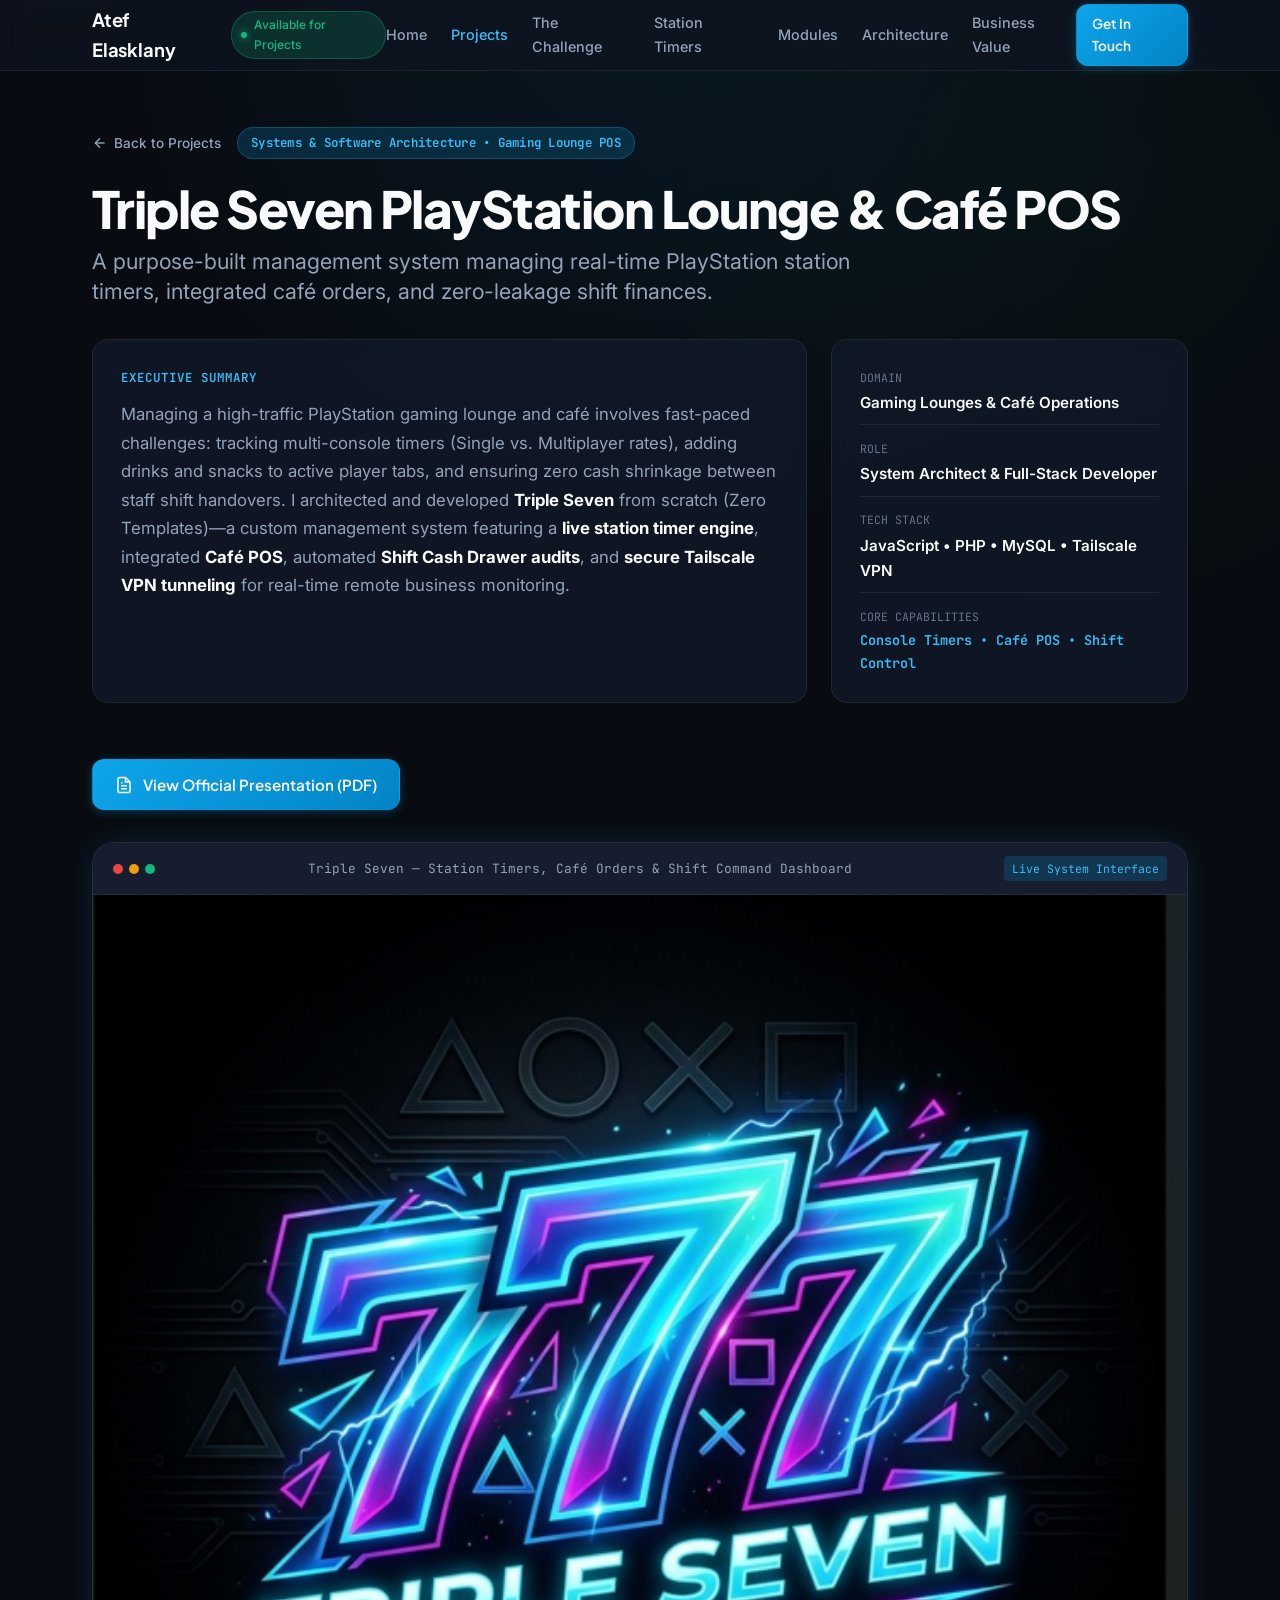
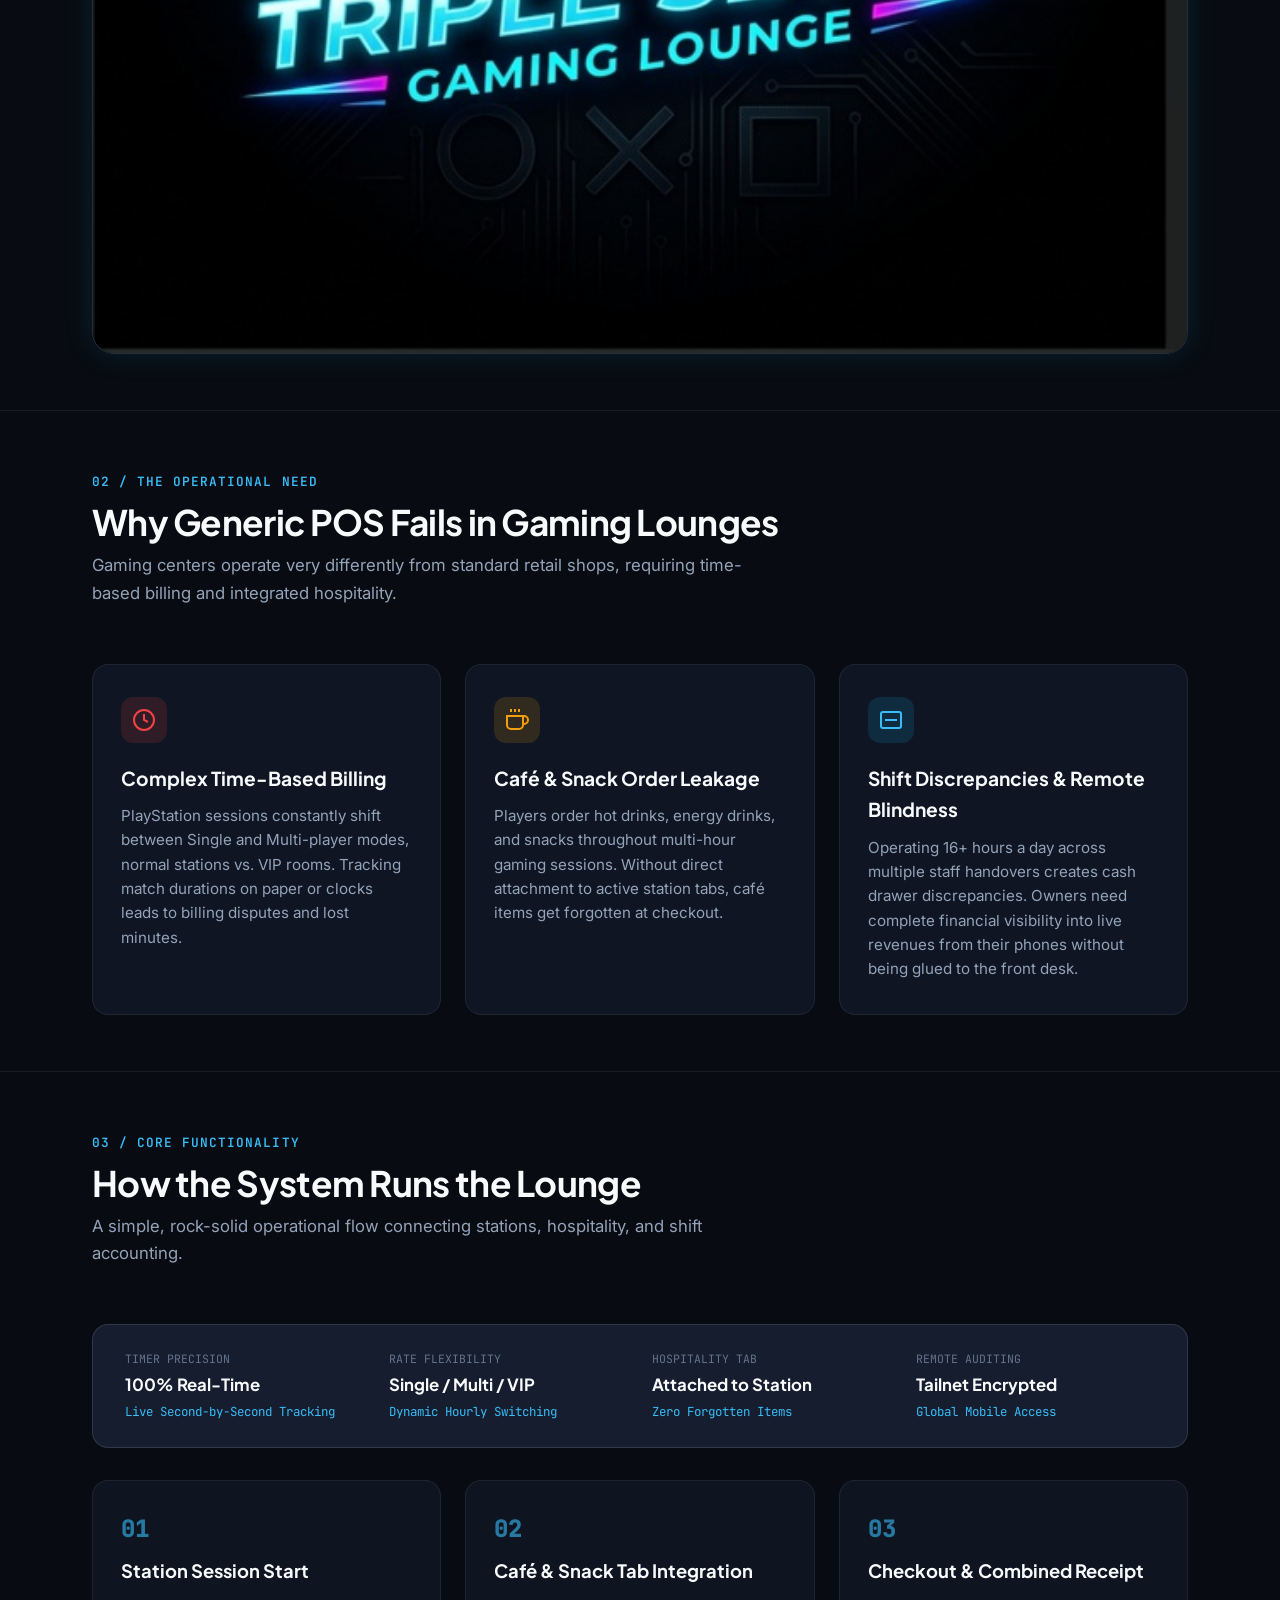
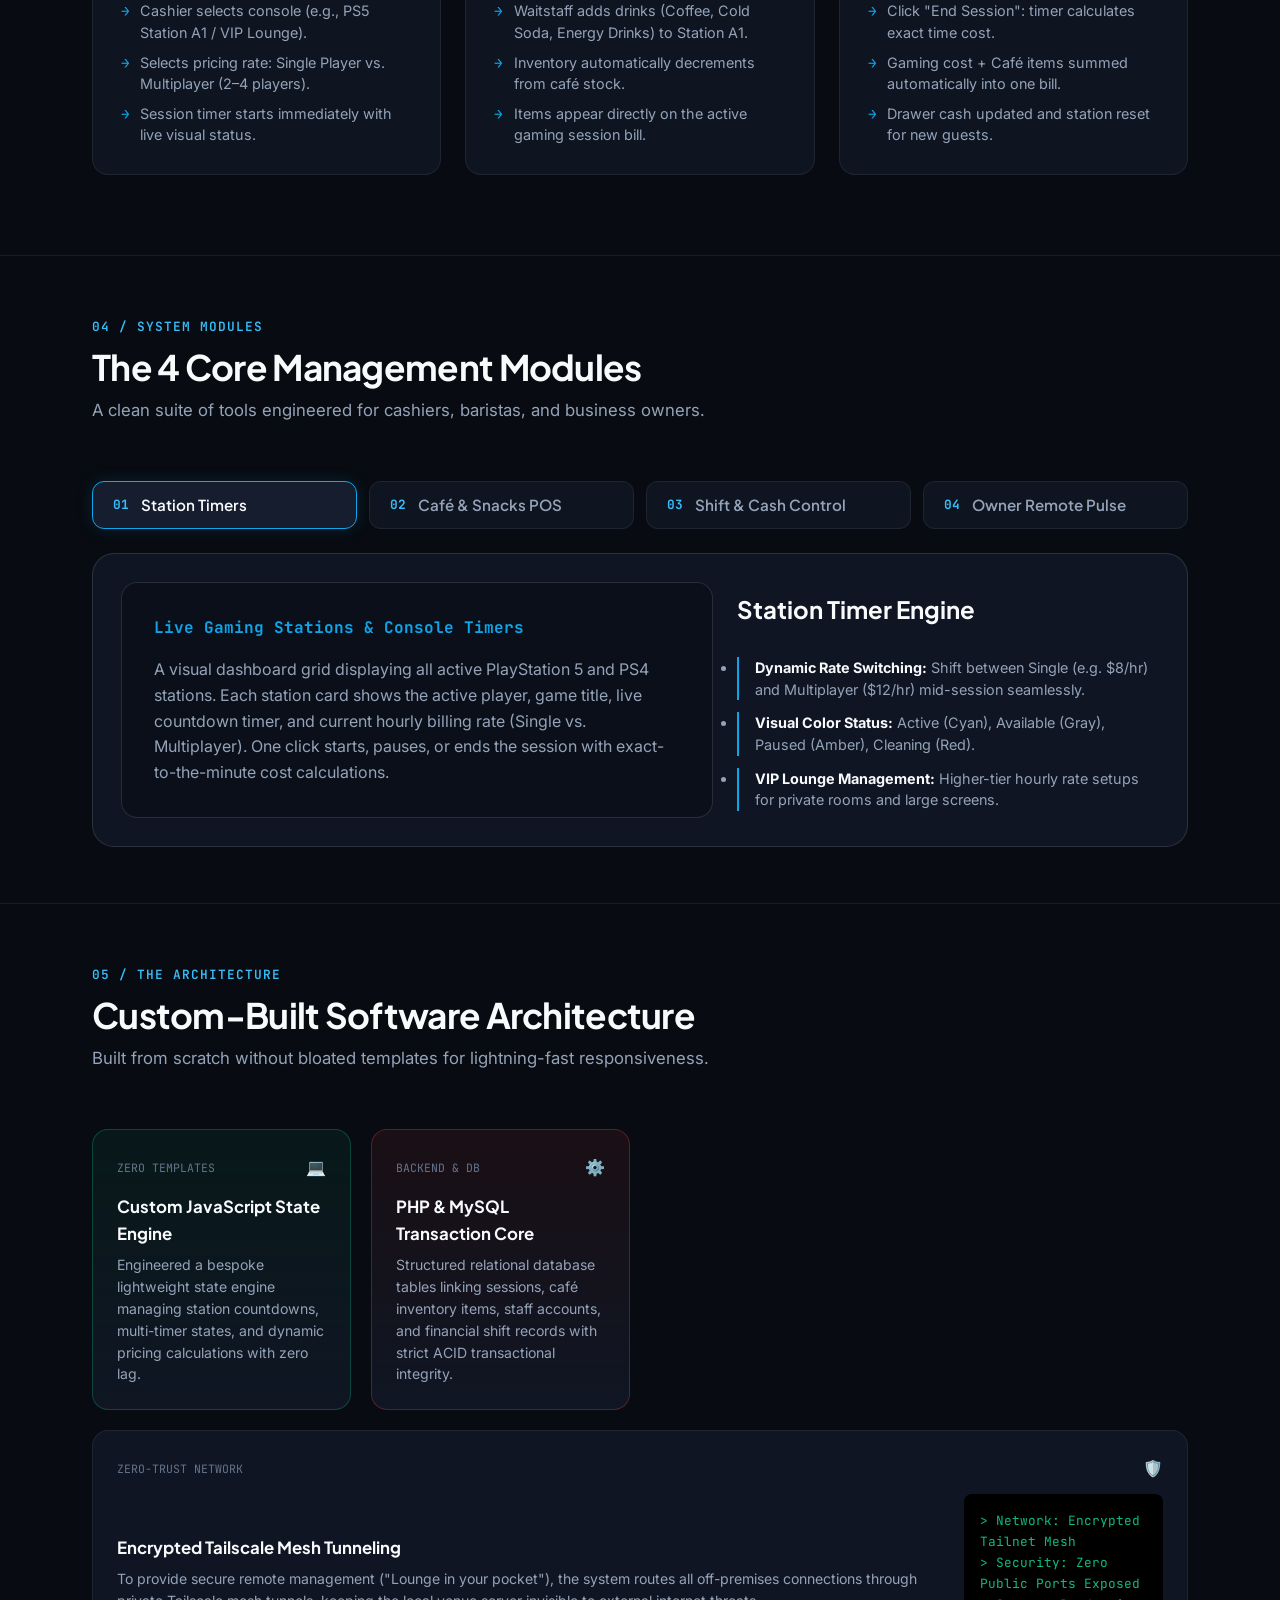
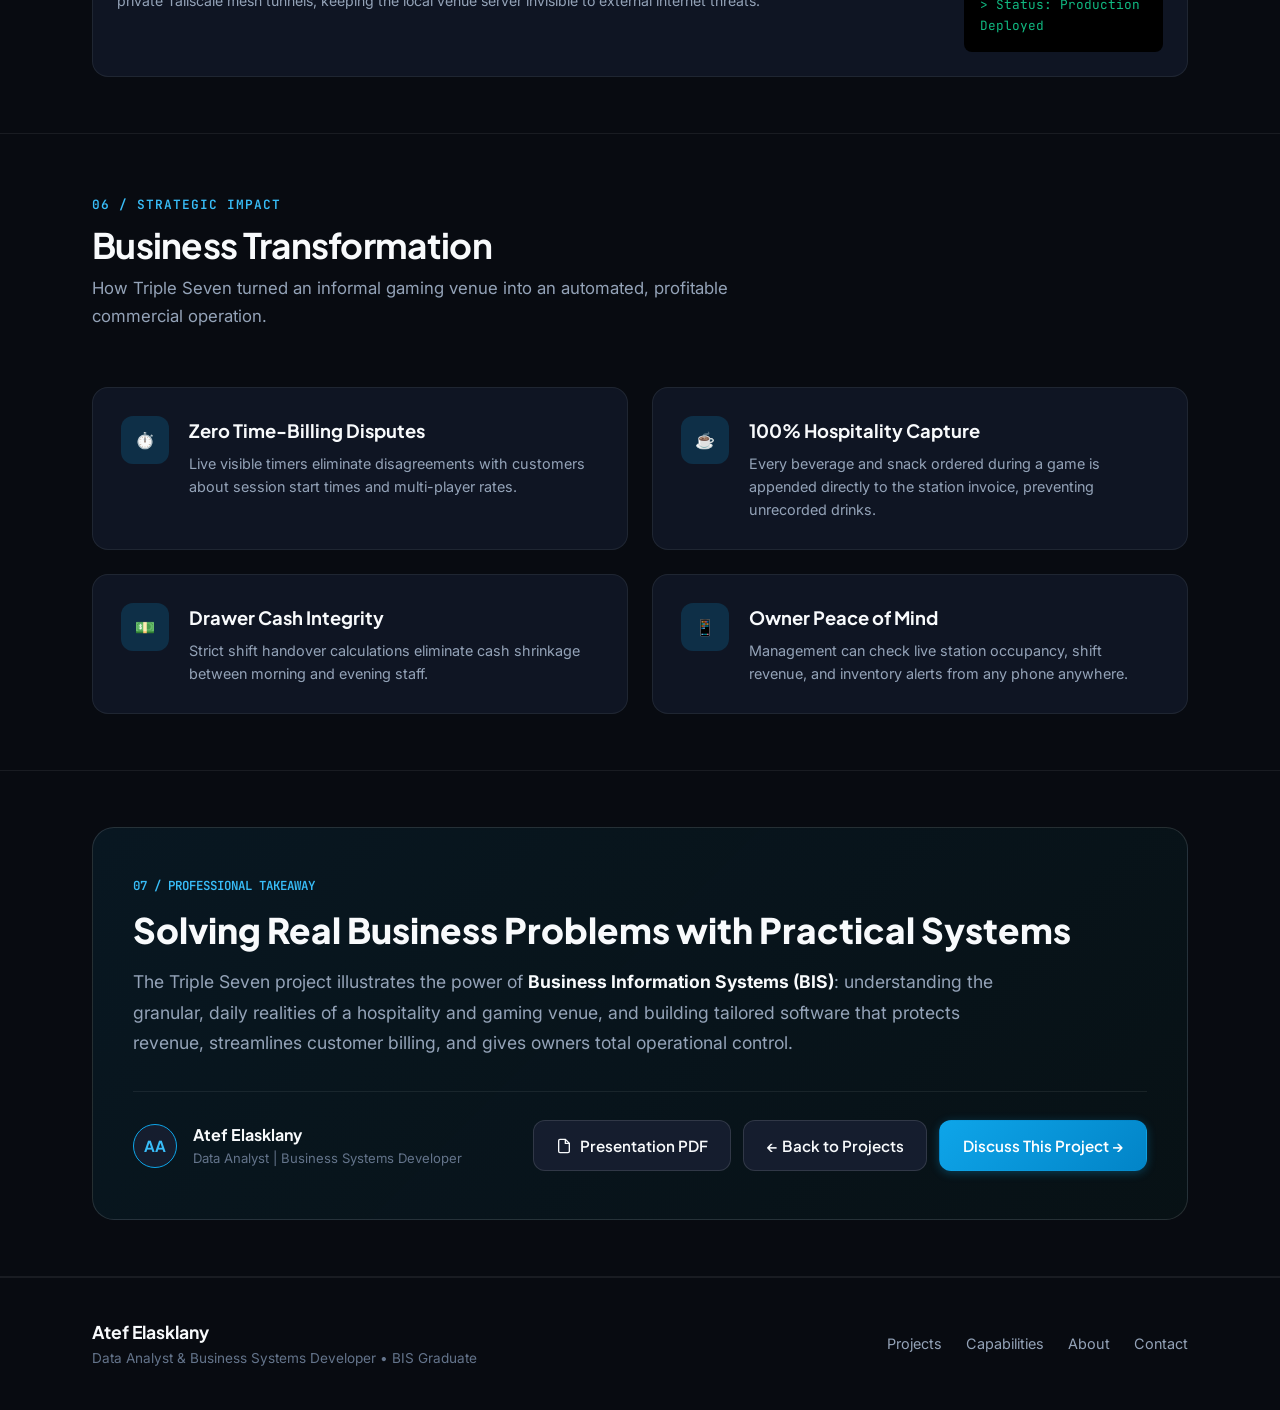
<file: projects/triple-seven.html>
<!DOCTYPE html>
<html lang="en">
<head>
  <meta charset="UTF-8" />
  <meta name="viewport" content="width=device-width, initial-scale=1.0" />
  <title>Triple Seven PlayStation Lounge & Café POS | Atef Elasklany</title>
  <meta name="description" content="Triple Seven PlayStation Gaming Lounge & Café Management System by Atef Elasklany. Real-time console timers, integrated café billing, live shift reconciliation, and secure remote VPN auditing." />
  
  <!-- Google Fonts: Plus Jakarta Sans, Inter, JetBrains Mono -->
  <link rel="preconnect" href="https://fonts.googleapis.com" />
  <link rel="preconnect" href="https://fonts.gstatic.com" crossorigin />
  <link href="https://fonts.googleapis.com/css2?family=Inter:wght@300;400;500;600;700&family=JetBrains+Mono:wght@400;500;600;700&family=Plus+Jakarta+Sans:wght@500;600;700;800&display=swap" rel="stylesheet" />
  
  <!-- Core Stylesheet -->
  <link rel="stylesheet" href="../css/styles.css" />
</head>
<body class="dark-theme">

  <!-- ================= TOP NAVIGATION BAR ================= -->
  <header class="site-header">
    <div class="nav-container">
      <a href="../index.html" class="brand-logo">
        <span class="logo-name">Atef Elasklany</span>
        <span class="status-indicator">
          <span class="status-dot"></span> Available for Projects
        </span>
      </a>

      <nav class="nav-links">
        <a href="../index.html">Home</a>
        <a href="../projects.html" style="color: var(--accent-cyan-light);">Projects</a>
        <a href="#challenge">The Challenge</a>
        <a href="#stations">Station Timers</a>
        <a href="#ecosystem">Modules</a>
        <a href="#architecture">Architecture</a>
        <a href="#value">Business Value</a>
      </nav>

      <div class="nav-actions">
        <a href="../index.html#contact" class="btn btn-sm btn-primary">Get In Touch</a>
      </div>
    </div>
  </header>

  <main class="case-study-container">

    <!-- ================= 01. CASE STUDY HERO ================= -->
    <section class="cs-hero section-spacing" id="overview">
      <div class="container">
        
        <!-- Breadcrumb & Tag -->
        <div class="hero-top-meta">
          <a href="../projects.html" class="back-link">
            <svg width="16" height="16" viewBox="0 0 24 24" fill="none" stroke="currentColor" stroke-width="2"><line x1="19" y1="12" x2="5" y2="12"></line><polyline points="12 19 5 12 12 5"></polyline></svg>
            Back to Projects
          </a>
          <span class="badge badge-primary">Systems & Software Architecture • Gaming Lounge POS</span>
        </div>

        <!-- Title & Subtitle -->
        <h1 class="cs-title">Triple Seven PlayStation Lounge & Café POS</h1>
        <p class="cs-subtitle">A purpose-built management system managing real-time PlayStation station timers, integrated café orders, and zero-leakage shift finances.</p>

        <!-- Executive Summary Bento Box -->
        <div class="hero-summary-grid">
          
          <div class="summary-card main-summary">
            <div class="summary-label">Executive Summary</div>
            <p class="summary-text">
              Managing a high-traffic PlayStation gaming lounge and café involves fast-paced challenges: tracking multi-console timers (Single vs. Multiplayer rates), adding drinks and snacks to active player tabs, and ensuring zero cash shrinkage between staff shift handovers. I architected and developed <strong>Triple Seven</strong> from scratch (Zero Templates)—a custom management system featuring a <strong>live station timer engine</strong>, integrated <strong>Café POS</strong>, automated <strong>Shift Cash Drawer audits</strong>, and <strong>secure Tailscale VPN tunneling</strong> for real-time remote business monitoring.
            </p>
          </div>

          <div class="summary-card meta-sidebar">
            <div class="meta-row">
               <span class="meta-label">Domain</span>
               <span class="meta-val">Gaming Lounges & Café Operations</span>
            </div>
            <div class="meta-row">
               <span class="meta-label">Role</span>
               <span class="meta-val">System Architect & Full-Stack Developer</span>
            </div>
            <div class="meta-row">
               <span class="meta-label">Tech Stack</span>
               <span class="meta-val">JavaScript • PHP • MySQL • Tailscale VPN</span>
            </div>
            <div class="meta-row">
               <span class="meta-label">Core Capabilities</span>
               <span class="meta-val highlight-kpi">Console Timers • Café POS • Shift Control</span>
            </div>
          </div>

        </div>

        <!-- Project Asset Action Buttons -->
        <div class="project-action-links" style="display: flex; gap: 1rem; margin-bottom: 2rem; flex-wrap: wrap;">
          <a href="../assets/Triple_Seven_Portfolio.pdf" target="_blank" class="btn btn-primary" style="display: inline-flex; align-items: center; gap: 0.6rem; text-decoration: none;">
            <svg width="18" height="18" viewBox="0 0 24 24" fill="none" stroke="currentColor" stroke-width="2"><path d="M14 2H6a2 2 0 0 0-2 2v16a2 2 0 0 0 2 2h12a2 2 0 0 0 2-2V8z"></path><polyline points="14 2 14 8 20 8"></polyline><line x1="16" y1="13" x2="8" y2="13"></line><line x1="16" y1="17" x2="8" y2="17"></line><polyline points="10 9 9 9 8 9"></polyline></svg>
            <span>View Official Presentation (PDF)</span>
          </a>
        </div>

        <!-- Hero Primary Visual Showcase -->
        <div class="hero-visual-frame" style="background: #0B101A; border: 1px solid var(--border-medium); border-radius: var(--radius-xl); overflow: hidden; box-shadow: var(--shadow-glow);">
          <div class="window-header">
            <div class="window-dots">
              <span class="dot red"></span>
              <span class="dot yellow"></span>
              <span class="dot green"></span>
            </div>
            <div class="window-title">Triple Seven — Station Timers, Café Orders & Shift Command Dashboard</div>
            <div class="window-tag">Live System Interface</div>
          </div>
          <div class="dashboard-render" style="padding: 0; background: #070B12; display: flex; justify-content: center; align-items: center;">
            <img src="../assets/triple_seven_gaming_cover.jpg" alt="Triple Seven PlayStation Lounge Management System" style="width: 100%; height: auto; display: block; object-fit: contain;" />
          </div>
        </div>

      </div>
    </section>

    <!-- ================= 02. THE BUSINESS CHALLENGE ================= -->
    <section class="cs-challenge section-spacing" id="challenge">
      <div class="container">
        
        <div class="section-header">
          <span class="section-tag">02 / The Operational Need</span>
          <h2 class="section-heading">Why Generic POS Fails in Gaming Lounges</h2>
          <p class="section-sub">Gaming centers operate very differently from standard retail shops, requiring time-based billing and integrated hospitality.</p>
        </div>

        <div class="grid-3-col">
          <div class="glass-card feature-card">
            <div class="card-icon alert-icon">
              <svg width="24" height="24" viewBox="0 0 24 24" fill="none" stroke="currentColor" stroke-width="2"><circle cx="12" cy="12" r="10"></circle><polyline points="12 6 12 12 16 14"></polyline></svg>
            </div>
            <h3 class="card-h">Complex Time-Based Billing</h3>
            <p class="card-p">
              PlayStation sessions constantly shift between Single and Multi-player modes, normal stations vs. VIP rooms. Tracking match durations on paper or clocks leads to billing disputes and lost minutes.
            </p>
          </div>
          <div class="glass-card feature-card">
            <div class="card-icon warning-icon">
              <svg width="24" height="24" viewBox="0 0 24 24" fill="none" stroke="currentColor" stroke-width="2"><path d="M18 8h1a4 4 0 0 1 0 8h-1"></path><path d="M2 8h16v9a4 4 0 0 1-4 4H6a4 4 0 0 1-4-4V8z"></path><line x1="6" y1="1" x2="6" y2="4"></line><line x1="10" y1="1" x2="10" y2="4"></line><line x1="14" y1="1" x2="14" y2="4"></line></svg>
            </div>
            <h3 class="card-h">Café & Snack Order Leakage</h3>
            <p class="card-p">
              Players order hot drinks, energy drinks, and snacks throughout multi-hour gaming sessions. Without direct attachment to active station tabs, café items get forgotten at checkout.
            </p>
          </div>
          <div class="glass-card feature-card">
            <div class="card-icon info-icon">
              <svg width="24" height="24" viewBox="0 0 24 24" fill="none" stroke="currentColor" stroke-width="2"><rect x="2" y="4" width="20" height="16" rx="2"></rect><line x1="6" y1="12" x2="18" y2="12"></line></svg>
            </div>
            <h3 class="card-h">Shift Discrepancies & Remote Blindness</h3>
            <p class="card-p">
              Operating 16+ hours a day across multiple staff handovers creates cash drawer discrepancies. Owners need complete financial visibility into live revenues from their phones without being glued to the front desk.
            </p>
          </div>
        </div>

      </div>
    </section>

    <!-- ================= 03. STATION TIMERS & HOW IT WORKS ================= -->
    <section class="cs-workflow section-spacing" id="stations">
      <div class="container">
        
        <div class="section-header">
          <span class="section-tag">03 / Core Functionality</span>
          <h2 class="section-heading">How the System Runs the Lounge</h2>
          <p class="section-sub">A simple, rock-solid operational flow connecting stations, hospitality, and shift accounting.</p>
        </div>

        <div class="kpi-banner" style="grid-template-columns: repeat(4, 1fr); margin-bottom: 2rem;">
          <div class="kpi-banner-item">
            <span class="k-label">Timer Precision</span>
            <span class="k-val">100% Real-Time</span>
            <span class="k-desc">Live Second-by-Second Tracking</span>
          </div>
          <div class="kpi-banner-item">
            <span class="k-label">Rate Flexibility</span>
            <span class="k-val">Single / Multi / VIP</span>
            <span class="k-desc">Dynamic Hourly Switching</span>
          </div>
          <div class="kpi-banner-item">
            <span class="k-label">Hospitality Tab</span>
            <span class="k-val">Attached to Station</span>
            <span class="k-desc">Zero Forgotten Items</span>
          </div>
          <div class="kpi-banner-item">
            <span class="k-label">Remote Auditing</span>
            <span class="k-val">Tailnet Encrypted</span>
            <span class="k-desc">Global Mobile Access</span>
          </div>
        </div>

        <div class="objectives-grid" style="grid-template-columns: repeat(3, 1fr);">
          <div class="objective-box">
            <div class="obj-number">01</div>
            <h3 class="obj-title">Station Session Start</h3>
            <ul class="obj-list">
              <li>Cashier selects console (e.g., PS5 Station A1 / VIP Lounge).</li>
              <li>Selects pricing rate: Single Player vs. Multiplayer (2–4 players).</li>
              <li>Session timer starts immediately with live visual status.</li>
            </ul>
          </div>
          <div class="objective-box">
            <div class="obj-number">02</div>
            <h3 class="obj-title">Café & Snack Tab Integration</h3>
            <ul class="obj-list">
              <li>Waitstaff adds drinks (Coffee, Cold Soda, Energy Drinks) to Station A1.</li>
              <li>Inventory automatically decrements from café stock.</li>
              <li>Items appear directly on the active gaming session bill.</li>
            </ul>
          </div>
          <div class="objective-box">
            <div class="obj-number">03</div>
            <h3 class="obj-title">Checkout & Combined Receipt</h3>
            <ul class="obj-list">
              <li>Click "End Session": timer calculates exact time cost.</li>
              <li>Gaming cost + Café items summed automatically into one bill.</li>
              <li>Drawer cash updated and station reset for new guests.</li>
            </ul>
          </div>
        </div>

      </div>
    </section>

    <!-- ================= 04. SYSTEM MODULES (INTERACTIVE TABS) ================= -->
    <section class="cs-ecosystem section-spacing" id="ecosystem">
      <div class="container">
        
        <div class="section-header">
          <span class="section-tag">04 / System Modules</span>
          <h2 class="section-heading">The 4 Core Management Modules</h2>
          <p class="section-sub">A clean suite of tools engineered for cashiers, baristas, and business owners.</p>
        </div>

        <div class="dashboard-tabs">
          <button class="tab-btn active" data-tab="tab-stations">
            <span class="tab-index">01</span>
            <span class="tab-text">Station Timers</span>
          </button>
          <button class="tab-btn" data-tab="tab-cafe">
            <span class="tab-index">02</span>
            <span class="tab-text">Café & Snacks POS</span>
          </button>
          <button class="tab-btn" data-tab="tab-shift">
            <span class="tab-index">03</span>
            <span class="tab-text">Shift & Cash Control</span>
          </button>
          <button class="tab-btn" data-tab="tab-remote">
            <span class="tab-index">04</span>
            <span class="tab-text">Owner Remote Pulse</span>
          </button>
        </div>

        <!-- Tab 1: Station Timers -->
        <div class="tab-panel active" id="tab-stations">
          <div class="eco-card-grid">
            <div class="eco-screen-wrap" style="background: #0A0F1A; padding: 2rem; border-radius: var(--radius-lg); border: 1px solid var(--border-medium);">
              <h4 style="color: var(--accent-cyan); font-family: var(--font-mono); margin-bottom: 1rem;">Live Gaming Stations & Console Timers</h4>
              <p style="color: var(--text-secondary); line-height: 1.6;">
                A visual dashboard grid displaying all active PlayStation 5 and PS4 stations. Each station card shows the active player, game title, live countdown timer, and current hourly billing rate (Single vs. Multiplayer). One click starts, pauses, or ends the session with exact-to-the-minute cost calculations.
              </p>
            </div>
            <div class="eco-info-wrap">
              <h3 class="eco-title">Station Timer Engine</h3>
              <ul class="eco-feature-list" style="margin-top: 1rem;">
                <li class="eco-item"><strong>Dynamic Rate Switching:</strong> Shift between Single (e.g. $8/hr) and Multiplayer ($12/hr) mid-session seamlessly.</li>
                <li class="eco-item"><strong>Visual Color Status:</strong> Active (Cyan), Available (Gray), Paused (Amber), Cleaning (Red).</li>
                <li class="eco-item"><strong>VIP Lounge Management:</strong> Higher-tier hourly rate setups for private rooms and large screens.</li>
              </ul>
            </div>
          </div>
        </div>

        <!-- Tab 2: Café & Snacks POS -->
        <div class="tab-panel" id="tab-cafe">
          <div class="eco-card-grid">
            <div class="eco-screen-wrap" style="background: #0A0F1A; padding: 2rem; border-radius: var(--radius-lg); border: 1px solid var(--border-medium);">
              <h4 style="color: var(--accent-cyan); font-family: var(--font-mono); margin-bottom: 1rem;">Integrated Café & Snack Ordering</h4>
              <p style="color: var(--text-secondary); line-height: 1.6;">
                A touch-friendly cafeteria interface where staff can add hot coffees, cold beverages, energy drinks, and snacks directly to any active PlayStation station. Orders are tracked in a pending/ready queue for the barista and appended automatically to the final invoice.
              </p>
            </div>
            <div class="eco-info-wrap">
              <h3 class="eco-title">Café Hospitality Hub</h3>
              <ul class="eco-feature-list" style="margin-top: 1rem;">
                <li class="eco-item"><strong>Station Tab Attachment:</strong> Eliminates separate bills; drinks are consolidated into the player's gaming tab.</li>
                <li class="eco-item"><strong>Real-Time Stock Alerts:</strong> Automatically flags beverages and snacks reaching low inventory thresholds.</li>
                <li class="eco-item"><strong>Profit Margin Tracking:</strong> Calculates purchase cost vs. selling price per item.</li>
              </ul>
            </div>
          </div>
        </div>

        <!-- Tab 3: Shift & Cash Control -->
        <div class="tab-panel" id="tab-shift">
          <div class="eco-card-grid">
            <div class="eco-screen-wrap" style="background: #0A0F1A; padding: 2rem; border-radius: var(--radius-lg); border: 1px solid var(--border-medium);">
              <h4 style="color: var(--accent-cyan); font-family: var(--font-mono); margin-bottom: 1rem;">Shift Handover & Cash Drawer Governance</h4>
              <p style="color: var(--text-secondary); line-height: 1.6;">
                Enforces absolute financial accountability during staff shift transitions. The system separates gaming revenue from café sales, computes expected cash in the drawer, and requires staff to log handover counts to prevent cash leakage.
              </p>
            </div>
            <div class="eco-info-wrap">
              <h3 class="eco-title">Shift Guard & Drawer Auditing</h3>
              <ul class="eco-feature-list" style="margin-top: 1rem;">
                <li class="eco-item"><strong>Expected Cash Calculation:</strong> Opening Drawer Float + Gaming Revenue + Café Sales - Petty Cash Outflows.</li>
                <li class="eco-item"><strong>Blind Shift Handover:</strong> Outgoing cashier inputs physical count without seeing expected total first, eliminating tampering.</li>
                <li class="eco-item"><strong>Shift X/Z Reports:</strong> Instant printed summaries for staff records and owner archives.</li>
              </ul>
            </div>
          </div>
        </div>

        <!-- Tab 4: Owner Remote Pulse -->
        <div class="tab-panel" id="tab-remote">
          <div class="eco-card-grid">
            <div class="eco-screen-wrap" style="background: #0A0F1A; padding: 2rem; border-radius: var(--radius-lg); border: 1px solid var(--border-medium);">
              <h4 style="color: var(--accent-cyan); font-family: var(--font-mono); margin-bottom: 1rem;">Encrypted Tailnet VPN Remote Access</h4>
              <p style="color: var(--text-secondary); line-height: 1.6;">
                Using secure Tailscale VPN technology, the lounge owner can open the full management dashboard on their smartphone or laptop from anywhere. Provides live visibility into current occupied consoles, shift cash tallies, and monthly net profit.
              </p>
            </div>
            <div class="eco-info-wrap">
              <h3 class="eco-title">Executive Remote Cockpit</h3>
              <ul class="eco-feature-list" style="margin-top: 1rem;">
                <li class="eco-item"><strong>Zero Public Internet Exposure:</strong> Database and server are hidden behind encrypted zero-trust Tailnet tunnels.</li>
                <li class="eco-item"><strong>Live Occupancy Pulse:</strong> Check how many consoles are currently active and generating revenue in real-time.</li>
                <li class="eco-item"><strong>Monthly Net Margin:</strong> Gross revenues minus rent, electricity, Wi-Fi, and staff wages.</li>
              </ul>
            </div>
          </div>
        </div>

      </div>
    </section>

    <!-- ================= 05. TECHNICAL ARCHITECTURE ================= -->
    <section class="cs-insights section-spacing" id="architecture">
      <div class="container">
        
        <div class="section-header">
          <span class="section-tag">05 / The Architecture</span>
          <h2 class="section-heading">Custom-Built Software Architecture</h2>
          <p class="section-sub">Built from scratch without bloated templates for lightning-fast responsiveness.</p>
        </div>

        <div class="insights-bento">
          <div class="insight-tile highlight-green">
            <div class="tile-top">
              <span class="tile-tag">Zero Templates</span>
              <span class="tile-icon">💻</span>
            </div>
            <h3 class="tile-title">Custom JavaScript State Engine</h3>
            <p class="tile-desc">
              Engineered a bespoke lightweight state engine managing station countdowns, multi-timer states, and dynamic pricing calculations with zero lag.
            </p>
          </div>
          <div class="insight-tile highlight-red">
            <div class="tile-top">
              <span class="tile-tag">Backend & DB</span>
              <span class="tile-icon">⚙️</span>
            </div>
            <h3 class="tile-title">PHP & MySQL Transaction Core</h3>
            <p class="tile-desc">
              Structured relational database tables linking sessions, café inventory items, staff accounts, and financial shift records with strict ACID transactional integrity.
            </p>
          </div>
          <div class="insight-tile full-width">
            <div class="tile-top">
              <span class="tile-tag">Zero-Trust Network</span>
              <span class="tile-icon">🛡️</span>
            </div>
            <div class="tile-split">
              <div>
                <h3 class="tile-title">Encrypted Tailscale Mesh Tunneling</h3>
                <p class="tile-desc">
                  To provide secure remote management ("Lounge in your pocket"), the system routes all off-premises connections through private Tailscale mesh tunnels, keeping the local venue server invisible to external internet threats.
                </p>
              </div>
              <div class="badge-cluster" style="background: #000; padding: 1rem; border-radius: 8px; font-family: var(--font-mono); color: #10B981; font-size: 0.8rem;">
                > Network: Encrypted Tailnet Mesh<br>
                > Security: Zero Public Ports Exposed<br>
                > Status: Production Deployed
              </div>
            </div>
          </div>
        </div>

      </div>
    </section>

    <!-- ================= 06. BUSINESS VALUE ================= -->
    <section class="cs-value section-spacing" id="value">
      <div class="container">
        
        <div class="section-header">
          <span class="section-tag">06 / Strategic Impact</span>
          <h2 class="section-heading">Business Transformation</h2>
          <p class="section-sub">How Triple Seven turned an informal gaming venue into an automated, profitable commercial operation.</p>
        </div>

        <div class="value-matrix">
          <div class="value-item">
            <div class="val-icon">⏱️</div>
            <div class="val-content">
              <h3 class="val-h">Zero Time-Billing Disputes</h3>
              <p class="val-p">Live visible timers eliminate disagreements with customers about session start times and multi-player rates.</p>
            </div>
          </div>
          <div class="value-item">
            <div class="val-icon">☕</div>
            <div class="val-content">
              <h3 class="val-h">100% Hospitality Capture</h3>
              <p class="val-p">Every beverage and snack ordered during a game is appended directly to the station invoice, preventing unrecorded drinks.</p>
            </div>
          </div>
          <div class="value-item">
            <div class="val-icon">💵</div>
            <div class="val-content">
              <h3 class="val-h">Drawer Cash Integrity</h3>
              <p class="val-p">Strict shift handover calculations eliminate cash shrinkage between morning and evening staff.</p>
            </div>
          </div>
          <div class="value-item">
            <div class="val-icon">📱</div>
            <div class="val-content">
              <h3 class="val-h">Owner Peace of Mind</h3>
              <p class="val-p">Management can check live station occupancy, shift revenue, and inventory alerts from any phone anywhere.</p>
            </div>
          </div>
        </div>

      </div>
    </section>

    <!-- ================= 07. FINAL TAKEAWAY ================= -->
    <section class="cs-takeaway section-spacing" id="takeaway">
      <div class="container">
        
        <div class="takeaway-box">
          <div class="takeaway-tag">07 / Professional Takeaway</div>
          <h2 class="takeaway-heading">Solving Real Business Problems with Practical Systems</h2>
          <p class="takeaway-p">
            The Triple Seven project illustrates the power of <strong>Business Information Systems (BIS)</strong>: understanding the granular, daily realities of a hospitality and gaming venue, and building tailored software that protects revenue, streamlines customer billing, and gives owners total operational control.
          </p>
          
          <div class="takeaway-footer">
            <div class="author-block">
              <div class="author-avatar">AA</div>
              <div>
                <div class="author-name">Atef Elasklany</div>
                <div class="author-title">Data Analyst | Business Systems Developer</div>
              </div>
            </div>
            <div class="takeaway-actions" style="display: flex; gap: 0.75rem; flex-wrap: wrap; align-items: center;">
              <a href="../assets/Triple_Seven_Portfolio.pdf" target="_blank" class="btn btn-secondary" style="display: inline-flex; align-items: center; gap: 0.5rem;">
                <svg width="16" height="16" viewBox="0 0 24 24" fill="none" stroke="currentColor" stroke-width="2"><path d="M14 2H6a2 2 0 0 0-2 2v16a2 2 0 0 0 2 2h12a2 2 0 0 0 2-2V8z"></path><polyline points="14 2 14 8 20 8"></polyline></svg>
                <span>Presentation PDF</span>
              </a>
              <a href="../projects.html" class="btn btn-secondary">← Back to Projects</a>
              <a href="../index.html#contact" class="btn btn-primary">Discuss This Project →</a>
            </div>
          </div>
        </div>

      </div>
    </section>

  </main>

  <!-- ================= SITE FOOTER ================= -->
  <footer class="site-footer">
    <div class="container footer-container">
      <div class="footer-left">
        <div class="footer-brand">Atef Elasklany</div>
        <p class="footer-sub">Data Analyst & Business Systems Developer • BIS Graduate</p>
      </div>
      <div class="footer-links">
        <a href="../projects.html" class="footer-link">Projects</a>
        <a href="../index.html#capabilities" class="footer-link">Capabilities</a>
        <a href="../index.html#about" class="footer-link">About</a>
        <a href="../index.html#contact" class="footer-link">Contact</a>
      </div>
    </div>
  </footer>

  <script src="../js/app.js"></script>
</body>
</html>
</file>
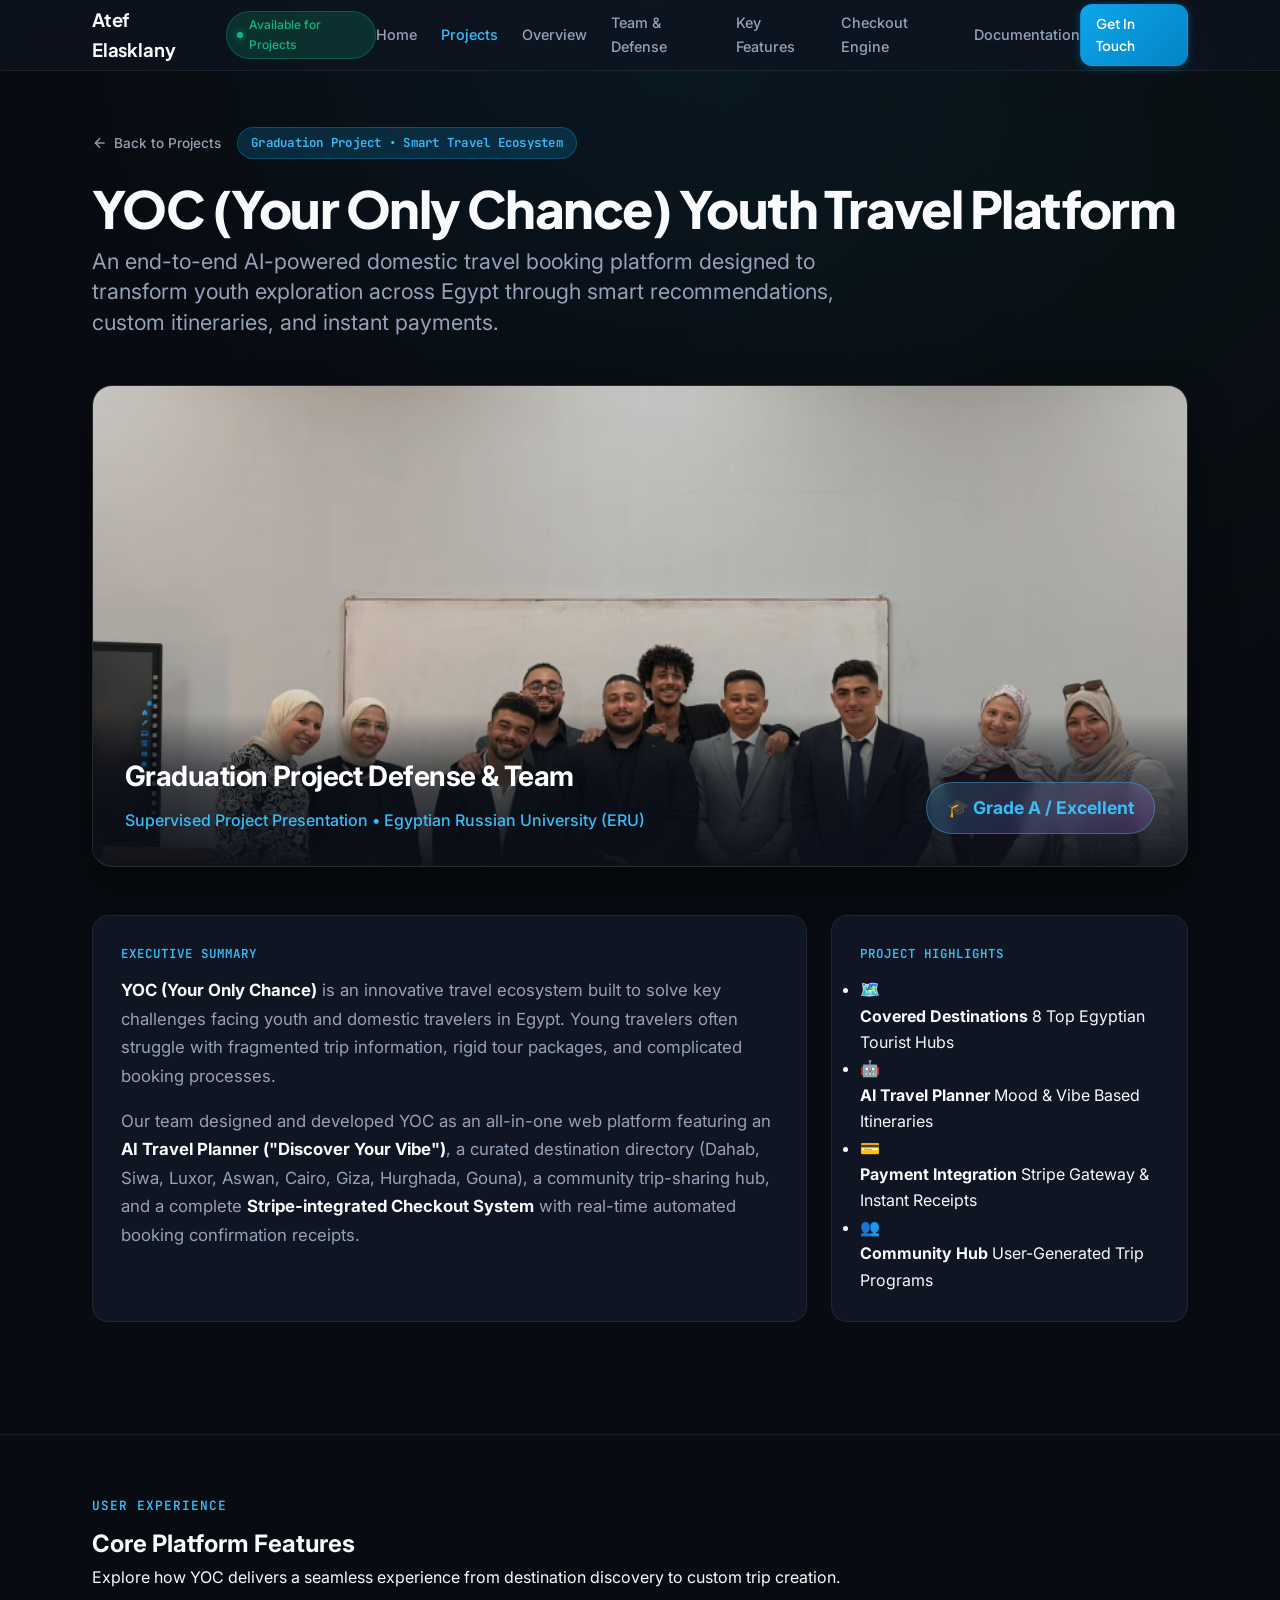
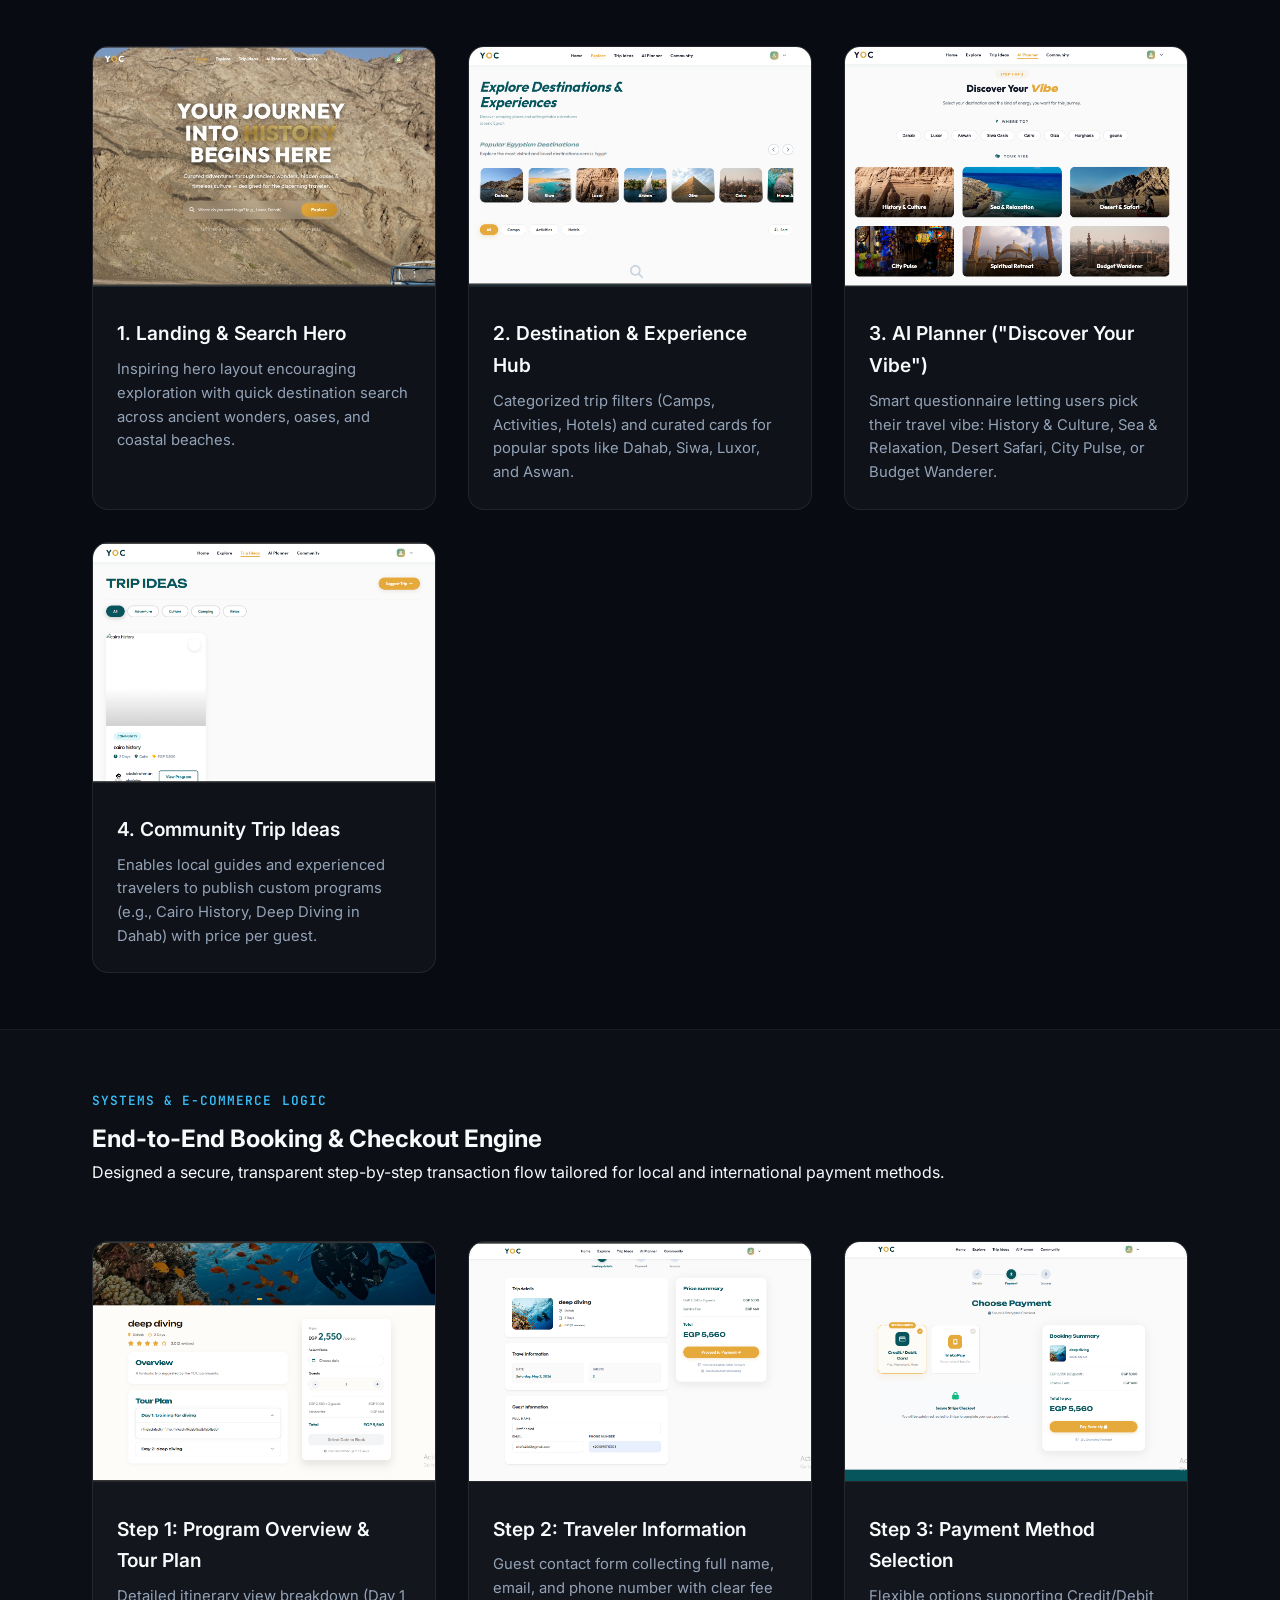
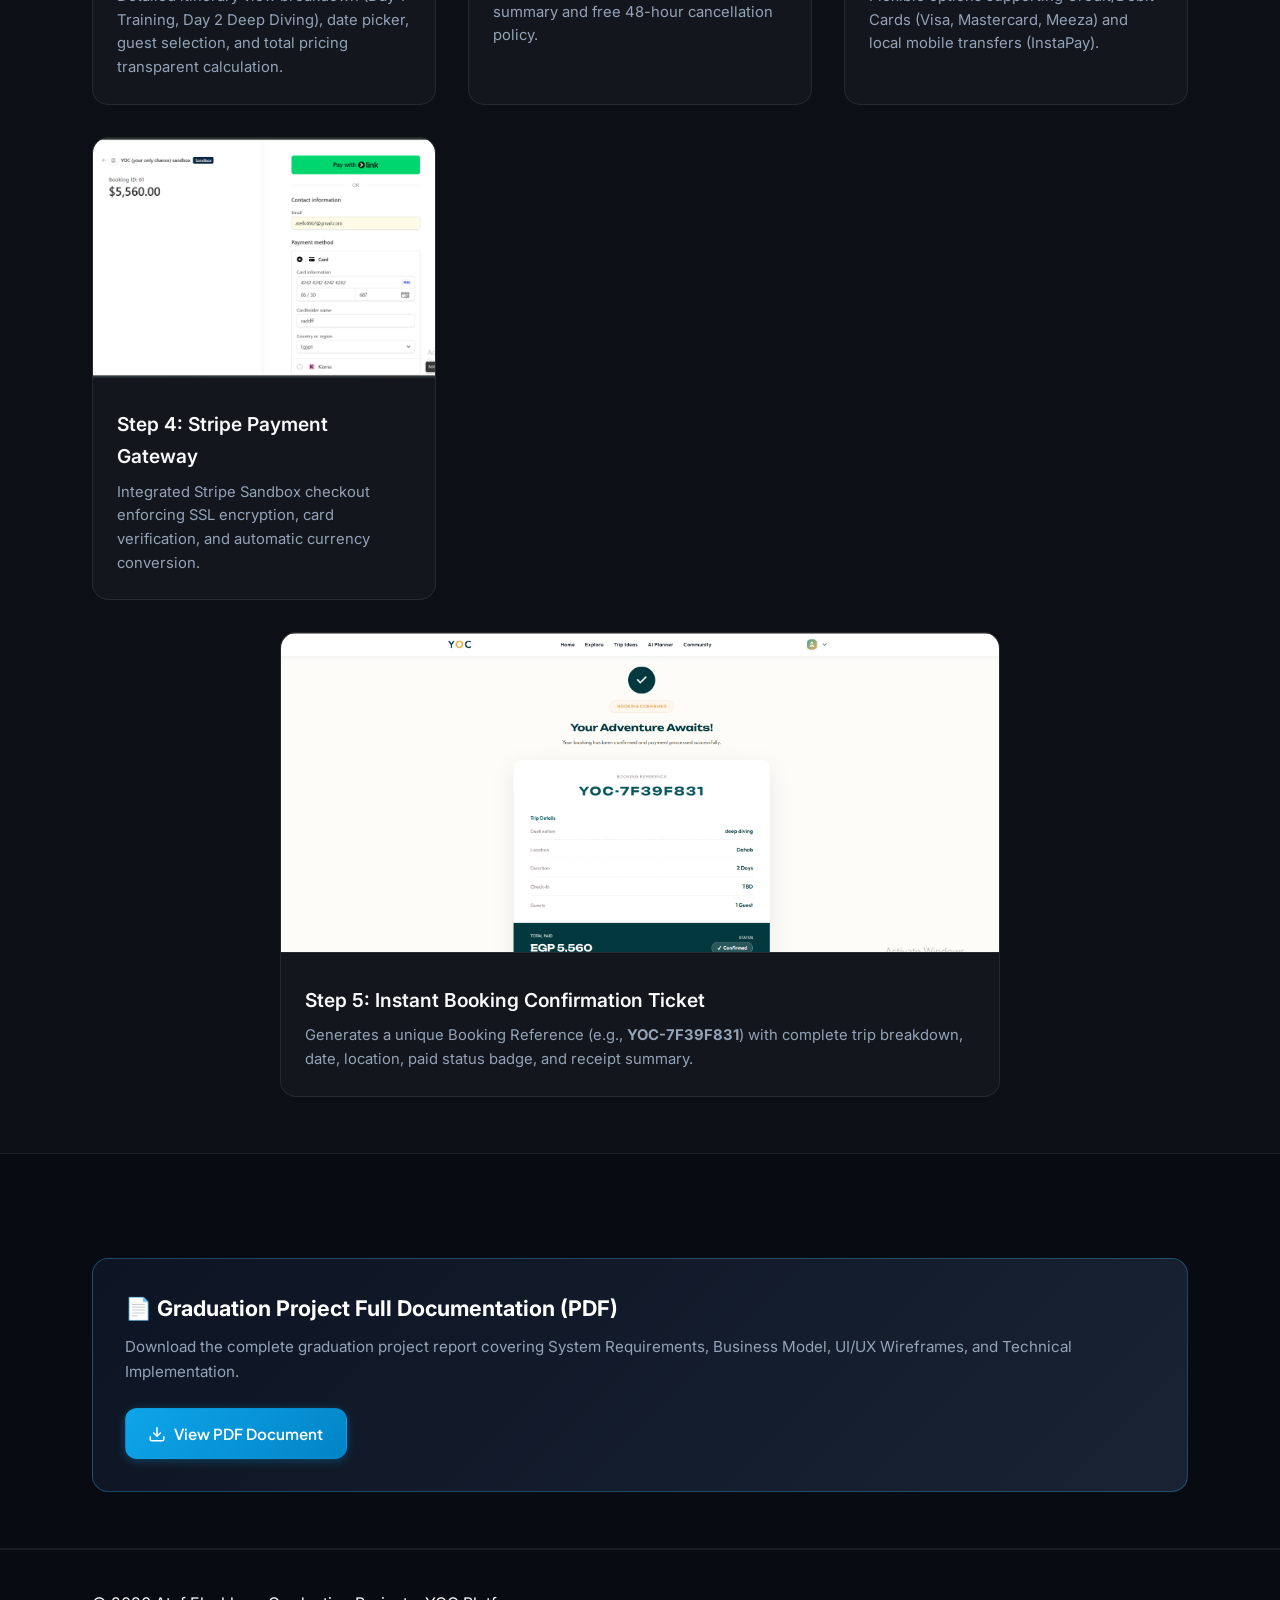
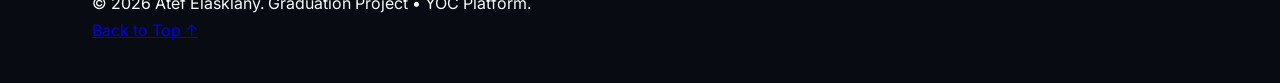
<file: projects/yoc.html>
<!DOCTYPE html>
<html lang="en">
<head>
  <meta charset="UTF-8" />
  <meta name="viewport" content="width=device-width, initial-scale=1.0" />
  <title>YOC (Your Only Chance) Youth Travel Platform | Atef Elasklany</title>
  <meta name="description" content="YOC (Your Only Chance) - Graduation Project by Atef Elasklany and Team. An AI-powered youth travel booking platform designed for Egyptian domestic tourism with Stripe payments, AI Vibe Planner, and custom itineraries." />
  
  <!-- Google Fonts: Plus Jakarta Sans, Inter, JetBrains Mono -->
  <link rel="preconnect" href="https://fonts.googleapis.com" />
  <link rel="preconnect" href="https://fonts.gstatic.com" crossorigin />
  <link href="https://fonts.googleapis.com/css2?family=Inter:wght@300;400;500;600;700&family=JetBrains+Mono:wght@400;500;600;700&family=Plus+Jakarta+Sans:wght@500;600;700;800&display=swap" rel="stylesheet" />
  
  <!-- Core Stylesheet -->
  <link rel="stylesheet" href="../css/styles.css" />
  <style>
    /* Custom Styles for YOC Graduation Project Case Study */
    .team-hero-banner {
      position: relative;
      border-radius: var(--radius-2xl, 20px);
      overflow: hidden;
      margin-top: 3rem;
      border: 1px solid rgba(255, 255, 255, 0.12);
      box-shadow: 0 20px 40px rgba(0, 0, 0, 0.4);
    }
    .team-hero-img {
      width: 100%;
      height: 480px;
      object-fit: cover;
      object-position: center 35%;
      display: block;
      filter: brightness(0.85);
      transition: filter 0.3s ease;
    }
    .team-hero-banner:hover .team-hero-img {
      filter: brightness(0.95);
    }
    .team-hero-overlay {
      position: absolute;
      bottom: 0;
      left: 0;
      right: 0;
      background: linear-gradient(to top, rgba(10, 15, 25, 0.95) 0%, rgba(10, 15, 25, 0.6) 60%, transparent 100%);
      padding: 2.5rem 2rem 2rem;
      color: #ffffff;
      display: flex;
      justify-content: space-between;
      align-items: flex-end;
      flex-wrap: wrap;
      gap: 1.5rem;
    }
    .team-title {
      font-size: 1.75rem;
      font-weight: 700;
      color: #ffffff;
      margin-bottom: 0.5rem;
      letter-spacing: -0.02em;
    }
    .team-subtitle {
      font-size: 1rem;
      color: var(--accent-cyan-light, #38bdf8);
      font-weight: 500;
    }
    .team-grade-badge {
      background: linear-gradient(135deg, rgba(56, 189, 248, 0.2), rgba(168, 85, 247, 0.2));
      border: 1px solid rgba(56, 189, 248, 0.4);
      padding: 0.65rem 1.25rem;
      border-radius: 50px;
      font-weight: 700;
      color: #38bdf8;
      font-size: 1.1rem;
      backdrop-filter: blur(8px);
    }
    .feature-screens-grid {
      display: grid;
      grid-template-columns: repeat(auto-fit, minmax(320px, 1fr));
      gap: 2rem;
      margin-top: 2.5rem;
    }
    .screen-card {
      background: var(--surface-card, rgba(255, 255, 255, 0.03));
      border: 1px solid rgba(255, 255, 255, 0.08);
      border-radius: 16px;
      overflow: hidden;
      transition: transform 0.3s ease, border-color 0.3s ease;
    }
    .screen-card:hover {
      transform: translateY(-6px);
      border-color: rgba(56, 189, 248, 0.4);
    }
    .screen-img {
      width: 100%;
      height: 240px;
      object-fit: cover;
      object-position: top center;
      border-bottom: 1px solid rgba(255, 255, 255, 0.08);
    }
    .screen-info {
      padding: 1.5rem;
    }
    .screen-title {
      font-size: 1.2rem;
      font-weight: 600;
      color: var(--text-primary, #ffffff);
      margin-bottom: 0.5rem;
    }
    .screen-desc {
      font-size: 0.925rem;
      color: var(--text-secondary, #94a3b8);
      line-height: 1.6;
    }
    .pdf-download-box {
      background: linear-gradient(135deg, rgba(15, 23, 42, 0.8), rgba(30, 41, 59, 0.8));
      border: 1px solid rgba(56, 189, 248, 0.3);
      border-radius: 16px;
      padding: 2rem;
      display: flex;
      align-items: center;
      justify-content: space-between;
      flex-wrap: wrap;
      gap: 1.5rem;
      margin-top: 3rem;
    }
  </style>
</head>
<body class="dark-theme">

  <!-- ================= TOP NAVIGATION BAR ================= -->
  <header class="site-header">
    <div class="nav-container">
      <a href="../index.html" class="brand-logo">
        <span class="logo-name">Atef Elasklany</span>
        <span class="status-indicator">
          <span class="status-dot"></span> Available for Projects
        </span>
      </a>

      <nav class="nav-links">
        <a href="../index.html">Home</a>
        <a href="../projects.html" style="color: var(--accent-cyan-light);">Projects</a>
        <a href="#overview">Overview</a>
        <a href="#team">Team & Defense</a>
        <a href="#features">Key Features</a>
        <a href="#payment">Checkout Engine</a>
        <a href="#pdf">Documentation</a>
      </nav>

      <div class="nav-actions">
        <a href="../index.html#contact" class="btn btn-sm btn-primary">Get In Touch</a>
      </div>
    </div>
  </header>

  <main class="case-study-container">

    <!-- ================= 01. CASE STUDY HERO ================= -->
    <section class="cs-hero section-spacing" id="overview">
      <div class="container">
        
        <!-- Breadcrumb & Tag -->
        <div class="hero-top-meta">
          <a href="../projects.html" class="back-link">
            <svg width="16" height="16" viewBox="0 0 24 24" fill="none" stroke="currentColor" stroke-width="2"><line x1="19" y1="12" x2="5" y2="12"></line><polyline points="12 19 5 12 12 5"></polyline></svg>
            Back to Projects
          </a>
          <span class="badge badge-primary">Graduation Project • Smart Travel Ecosystem</span>
        </div>

        <!-- Title & Subtitle -->
        <h1 class="cs-title">YOC (Your Only Chance) Youth Travel Platform</h1>
        <p class="cs-subtitle">An end-to-end AI-powered domestic travel booking platform designed to transform youth exploration across Egypt through smart recommendations, custom itineraries, and instant payments.</p>

        <!-- Graduation Team Hero Banner -->
        <div class="team-hero-banner" id="team">
          <img src="../assets/yoc_team.png" alt="YOC Graduation Project Team & Supervised Faculty" class="team-hero-img" />
          <div class="team-hero-overlay">
            <div>
              <h2 class="team-title">Graduation Project Defense & Team</h2>
              <p class="team-subtitle">Supervised Project Presentation • Egyptian Russian University (ERU)</p>
            </div>
            <div class="team-grade-badge">🎓 Grade A / Excellent</div>
          </div>
        </div>

        <!-- Executive Summary Bento Box -->
        <div class="hero-summary-grid" style="margin-top: 3rem;">
          
          <div class="summary-card main-summary">
            <div class="summary-label">Executive Summary</div>
            <p class="summary-text">
              <strong>YOC (Your Only Chance)</strong> is an innovative travel ecosystem built to solve key challenges facing youth and domestic travelers in Egypt. Young travelers often struggle with fragmented trip information, rigid tour packages, and complicated booking processes. 
            </p>
            <p class="summary-text" style="margin-top: 1rem;">
              Our team designed and developed YOC as an all-in-one web platform featuring an <strong>AI Travel Planner ("Discover Your Vibe")</strong>, a curated destination directory (Dahab, Siwa, Luxor, Aswan, Cairo, Giza, Hurghada, Gouna), a community trip-sharing hub, and a complete <strong>Stripe-integrated Checkout System</strong> with real-time automated booking confirmation receipts.
            </p>
          </div>

          <div class="summary-card side-metrics">
            <div class="summary-label">Project Highlights</div>
            <ul class="quick-facts-list">
              <li>
                <span class="fact-icon">🗺️</span>
                <div>
                  <strong>Covered Destinations</strong>
                  <span>8 Top Egyptian Tourist Hubs</span>
                </div>
              </li>
              <li>
                <span class="fact-icon">🤖</span>
                <div>
                  <strong>AI Travel Planner</strong>
                  <span>Mood & Vibe Based Itineraries</span>
                </div>
              </li>
              <li>
                <span class="fact-icon">💳</span>
                <div>
                  <strong>Payment Integration</strong>
                  <span>Stripe Gateway & Instant Receipts</span>
                </div>
              </li>
              <li>
                <span class="fact-icon">👥</span>
                <div>
                  <strong>Community Hub</strong>
                  <span>User-Generated Trip Programs</span>
                </div>
              </li>
            </ul>
          </div>

        </div>

      </div>
    </section>

    <!-- ================= 02. PLATFORM FEATURES & USER FLOW ================= -->
    <section class="cs-section section-spacing" id="features">
      <div class="container">
        <div class="section-header center">
          <span class="section-tag">User Experience</span>
          <h2 class="section-title">Core Platform Features</h2>
          <p class="section-desc">Explore how YOC delivers a seamless experience from destination discovery to custom trip creation.</p>
        </div>

        <div class="feature-screens-grid">
          
          <!-- Screen 1: Hero Home -->
          <div class="screen-card">
            <img src="../assets/yoc_hero.jpg" alt="YOC Landing Page" class="screen-img" />
            <div class="screen-info">
              <h3 class="screen-title">1. Landing & Search Hero</h3>
              <p class="screen-desc">Inspiring hero layout encouraging exploration with quick destination search across ancient wonders, oases, and coastal beaches.</p>
            </div>
          </div>

          <!-- Screen 2: Explore Destinations -->
          <div class="screen-card">
            <img src="../assets/yoc_explore.png" alt="Explore Destinations" class="screen-img" />
            <div class="screen-info">
              <h3 class="screen-title">2. Destination & Experience Hub</h3>
              <p class="screen-desc">Categorized trip filters (Camps, Activities, Hotels) and curated cards for popular spots like Dahab, Siwa, Luxor, and Aswan.</p>
            </div>
          </div>

          <!-- Screen 3: AI Planner Vibe Selection -->
          <div class="screen-card">
            <img src="../assets/yoc_vibe.png" alt="Discover Your Vibe" class="screen-img" />
            <div class="screen-info">
              <h3 class="screen-title">3. AI Planner ("Discover Your Vibe")</h3>
              <p class="screen-desc">Smart questionnaire letting users pick their travel vibe: History & Culture, Sea & Relaxation, Desert Safari, City Pulse, or Budget Wanderer.</p>
            </div>
          </div>

          <!-- Screen 4: Trip Ideas & Community -->
          <div class="screen-card">
            <img src="../assets/yoc_trip_ideas.png" alt="Trip Ideas" class="screen-img" />
            <div class="screen-info">
              <h3 class="screen-title">4. Community Trip Ideas</h3>
              <p class="screen-desc">Enables local guides and experienced travelers to publish custom programs (e.g., Cairo History, Deep Diving in Dahab) with price per guest.</p>
            </div>
          </div>

        </div>
      </div>
    </section>

    <!-- ================= 03. BOOKING & PAYMENT ENGINE ================= -->
    <section class="cs-section section-spacing" id="payment" style="background: rgba(255, 255, 255, 0.015);">
      <div class="container">
        <div class="section-header center">
          <span class="section-tag">Systems & E-Commerce Logic</span>
          <h2 class="section-title">End-to-End Booking & Checkout Engine</h2>
          <p class="section-desc">Designed a secure, transparent step-by-step transaction flow tailored for local and international payment methods.</p>
        </div>

        <div class="feature-screens-grid">
          
          <!-- Booking Screen 1: Details -->
          <div class="screen-card">
            <img src="../assets/yoc_details.png" alt="Trip Overview and Dates" class="screen-img" />
            <div class="screen-info">
              <h3 class="screen-title">Step 1: Program Overview & Tour Plan</h3>
              <p class="screen-desc">Detailed itinerary view breakdown (Day 1 Training, Day 2 Deep Diving), date picker, guest selection, and total pricing transparent calculation.</p>
            </div>
          </div>

          <!-- Booking Screen 2: Guest Info -->
          <div class="screen-card">
            <img src="../assets/yoc_booking.png" alt="Guest Details Input" class="screen-img" />
            <div class="screen-info">
              <h3 class="screen-title">Step 2: Traveler Information</h3>
              <p class="screen-desc">Guest contact form collecting full name, email, and phone number with clear fee summary and free 48-hour cancellation policy.</p>
            </div>
          </div>

          <!-- Booking Screen 3: Payment Method -->
          <div class="screen-card">
            <img src="../assets/yoc_payment_options.png" alt="Choose Payment Method" class="screen-img" />
            <div class="screen-info">
              <h3 class="screen-title">Step 3: Payment Method Selection</h3>
              <p class="screen-desc">Flexible options supporting Credit/Debit Cards (Visa, Mastercard, Meeza) and local mobile transfers (InstaPay).</p>
            </div>
          </div>

          <!-- Booking Screen 4: Stripe Checkout -->
          <div class="screen-card">
            <img src="../assets/yoc_stripe.png" alt="Stripe Payment Sandbox" class="screen-img" />
            <div class="screen-info">
              <h3 class="screen-title">Step 4: Stripe Payment Gateway</h3>
              <p class="screen-desc">Integrated Stripe Sandbox checkout enforcing SSL encryption, card verification, and automatic currency conversion.</p>
            </div>
          </div>

          <!-- Booking Screen 5: Confirmation Ticket -->
          <div class="screen-card" style="grid-column: 1 / -1; max-width: 720px; margin: 0 auto;">
            <img src="../assets/yoc_confirmation.png" alt="Booking Confirmation Ticket" class="screen-img" style="height: 320px;" />
            <div class="screen-info">
              <h3 class="screen-title">Step 5: Instant Booking Confirmation Ticket</h3>
              <p class="screen-desc">Generates a unique Booking Reference (e.g., <strong>YOC-7F39F831</strong>) with complete trip breakdown, date, location, paid status badge, and receipt summary.</p>
            </div>
          </div>

        </div>
      </div>
    </section>

    <!-- ================= 04. DOCUMENTATION & PDF ================= -->
    <section class="cs-section section-spacing" id="pdf">
      <div class="container">
        
        <div class="pdf-download-box">
          <div>
            <h3 style="font-size: 1.35rem; color: #ffffff; margin-bottom: 0.5rem; font-weight: 700;">
              📄 Graduation Project Full Documentation (PDF)
            </h3>
            <p style="color: var(--text-secondary, #94a3b8); margin: 0; font-size: 0.95rem;">
              Download the complete graduation project report covering System Requirements, Business Model, UI/UX Wireframes, and Technical Implementation.
            </p>
          </div>
          <div>
            <a href="../graduation project _ yoc.pdf" target="_blank" class="btn btn-primary" style="gap: 0.5rem;">
              <svg width="18" height="18" viewBox="0 0 24 24" fill="none" stroke="currentColor" stroke-width="2"><path d="M21 15v4a2 2 0 0 1-2 2H5a2 2 0 0 1-2-2v-4"></path><polyline points="7 10 12 15 17 10"></polyline><line x1="12" y1="15" x2="12" y2="3"></line></svg>
              View PDF Document
            </a>
          </div>
        </div>

      </div>
    </section>

  </main>

  <!-- ================= FOOTER ================= -->
  <footer class="site-footer">
    <div class="container">
      <div class="footer-bottom">
        <p>&copy; 2026 Atef Elasklany. Graduation Project • YOC Platform.</p>
        <a href="../index.html" class="back-to-top">Back to Top ↑</a>
      </div>
    </div>
  </footer>

  <script src="../js/app.js"></script>
</body>
</html>
</file>
<file: css/styles.css>
/* ==========================================================================
   ATEF ELASKLANY PORTFOLIO — COMPLETE UNIFIED DESIGN SYSTEM
   Theme: Refined Technical Dark Mode (Data & Systems Focused)
   ========================================================================== */

/* ----------------- CSS Custom Properties (Design Tokens) ----------------- */
:root {
  /* Color Palette: Canvas & Surfaces */
  --bg-canvas: #080B11;
  --bg-surface: #0E1420;
  --bg-surface-elevated: #151D2E;
  --bg-card: rgba(18, 26, 42, 0.75);
  --bg-card-hover: rgba(26, 37, 59, 0.9);
  --bg-glass: rgba(14, 20, 32, 0.75);

  /* Borders & Dividers */
  --border-subtle: rgba(255, 255, 255, 0.07);
  --border-medium: rgba(255, 255, 255, 0.12);
  --border-focus: rgba(14, 165, 233, 0.4);
  --border-slate: #1E293B;

  /* Accent Colors (Analytical & Action) */
  --accent-cyan: #0EA5E9;
  --accent-cyan-light: #38BDF8;
  --accent-cyan-glow: rgba(14, 165, 233, 0.18);
  --accent-emerald: #10B981;
  --accent-emerald-light: #34D399;
  --accent-emerald-glow: rgba(16, 185, 129, 0.18);
  --accent-warning: #F59E0B;
  --accent-danger: #EF4444;

  /* Typography Colors */
  --text-primary: #F8FAFC;
  --text-secondary: #94A3B8;
  --text-muted: #64748B;
  --text-inverse: #080B11;

  /* Typography Font Stacks */
  --font-heading: 'Plus Jakarta Sans', -apple-system, BlinkMacSystemFont, sans-serif;
  --font-body: 'Inter', -apple-system, BlinkMacSystemFont, sans-serif;
  --font-mono: 'JetBrains Mono', monospace;

  /* Spacing Scale */
  --spacing-xs: 0.5rem;
  --spacing-sm: 0.75rem;
  --spacing-md: 1.25rem;
  --spacing-lg: 2rem;
  --spacing-xl: 3.5rem;
  --spacing-2xl: 5rem;

  /* Shadows & Radius */
  --radius-sm: 6px;
  --radius-md: 12px;
  --radius-lg: 16px;
  --radius-xl: 22px;
  --shadow-subtle: 0 4px 20px rgba(0, 0, 0, 0.35);
  --shadow-glow: 0 0 30px rgba(14, 165, 233, 0.15);

  /* Transitions */
  --transition-fast: 0.18s cubic-bezier(0.16, 1, 0.3, 1);
  --transition-smooth: 0.3s cubic-bezier(0.16, 1, 0.3, 1);
}

/* ----------------- Global Reset & Base Styles ----------------- */
*, *::before, *::after {
  box-sizing: border-box;
  margin: 0;
  padding: 0;
}

html {
  font-size: 16px;
  scroll-behavior: smooth;
  -webkit-font-smoothing: antialiased;
  -moz-osx-font-smoothing: grayscale;
}

body.dark-theme {
  background-color: var(--bg-canvas);
  color: var(--text-primary);
  font-family: var(--font-body);
  line-height: 1.65;
  background-image: 
    radial-gradient(circle at 50% 0%, rgba(14, 165, 233, 0.08) 0%, transparent 50%),
    radial-gradient(circle at 85% 20%, rgba(16, 185, 129, 0.04) 0%, transparent 40%);
  background-attachment: fixed;
  min-height: 100vh;
}

/* Container */
.container {
  width: 100%;
  max-width: 1160px;
  margin-left: auto;
  margin-right: auto;
  padding-left: var(--spacing-lg);
  padding-right: var(--spacing-lg);
}

/* Section Spacing */
.section-spacing {
  padding-top: var(--spacing-xl);
  padding-bottom: var(--spacing-xl);
  border-bottom: 1px solid var(--border-subtle);
}

/* Section Headers */
.section-header {
  margin-bottom: var(--spacing-xl);
}

.section-header.flex-between {
  display: flex;
  justify-content: space-between;
  align-items: flex-end;
  gap: 1.5rem;
}

.section-tag {
  display: inline-block;
  font-family: var(--font-mono);
  font-size: 0.8rem;
  font-weight: 600;
  color: var(--accent-cyan-light);
  text-transform: uppercase;
  letter-spacing: 0.08em;
  margin-bottom: var(--spacing-xs);
}

.section-heading {
  font-family: var(--font-heading);
  font-size: 2.2rem;
  font-weight: 700;
  color: var(--text-primary);
  letter-spacing: -0.02em;
  line-height: 1.25;
  margin-bottom: var(--spacing-xs);
}

.section-sub {
  font-size: 1.05rem;
  color: var(--text-secondary);
  max-width: 680px;
}

.gradient-text {
  background: linear-gradient(135deg, #38BDF8 0%, #0EA5E9 100%);
  -webkit-background-clip: text;
  -webkit-text-fill-color: transparent;
}

.gradient-text-emerald {
  background: linear-gradient(135deg, #34D399 0%, #10B981 100%);
  -webkit-background-clip: text;
  -webkit-text-fill-color: transparent;
}

/* ----------------- Buttons & Badges ----------------- */
.btn {
  display: inline-flex;
  align-items: center;
  justify-content: center;
  gap: 0.5rem;
  padding: 0.75rem 1.4rem;
  border-radius: var(--radius-md);
  font-family: var(--font-heading);
  font-size: 0.95rem;
  font-weight: 600;
  text-decoration: none;
  cursor: pointer;
  transition: all var(--transition-fast);
  border: 1px solid transparent;
}

.btn-primary {
  background: linear-gradient(135deg, var(--accent-cyan) 0%, #0284C7 100%);
  color: #FFFFFF;
  box-shadow: 0 2px 10px rgba(14, 165, 233, 0.3);
}

.btn-primary:hover {
  background: linear-gradient(135deg, var(--accent-cyan-light) 0%, var(--accent-cyan) 100%);
  transform: translateY(-2px);
  box-shadow: 0 4px 18px rgba(14, 165, 233, 0.4);
}

.btn-secondary {
  background-color: var(--bg-surface-elevated);
  color: var(--text-primary);
  border-color: var(--border-medium);
}

.btn-secondary:hover {
  background-color: var(--border-slate);
  transform: translateY(-2px);
  border-color: var(--accent-cyan);
}

.btn-sm {
  padding: 0.45rem 0.95rem;
  font-size: 0.85rem;
}

.badge {
  display: inline-flex;
  align-items: center;
  padding: 0.3rem 0.8rem;
  border-radius: 999px;
  font-family: var(--font-mono);
  font-size: 0.78rem;
  font-weight: 600;
  letter-spacing: 0.02em;
}

.badge-primary {
  background-color: var(--accent-cyan-glow);
  color: var(--accent-cyan-light);
  border: 1px solid rgba(14, 165, 233, 0.3);
}

.badge-subtle {
  background-color: var(--bg-surface-elevated);
  color: var(--text-secondary);
  border: 1px solid var(--border-subtle);
}

/* ----------------- Header Navigation ----------------- */
.site-header {
  position: sticky;
  top: 0;
  z-index: 100;
  background-color: var(--bg-glass);
  backdrop-filter: blur(14px);
  -webkit-backdrop-filter: blur(14px);
  border-bottom: 1px solid var(--border-subtle);
}

.nav-container {
  display: flex;
  align-items: center;
  justify-content: space-between;
  height: 70px;
  max-width: 1160px;
  margin: 0 auto;
  padding: 0 var(--spacing-lg);
}

.brand-logo {
  display: flex;
  align-items: center;
  gap: 1rem;
  text-decoration: none;
}

.logo-name {
  font-family: var(--font-heading);
  font-size: 1.15rem;
  font-weight: 700;
  color: var(--text-primary);
  letter-spacing: -0.01em;
}

.status-indicator {
  display: inline-flex;
  align-items: center;
  gap: 0.4rem;
  padding: 0.2rem 0.6rem;
  background-color: var(--accent-emerald-glow);
  border: 1px solid rgba(16, 185, 129, 0.3);
  border-radius: 999px;
  font-size: 0.75rem;
  color: var(--accent-emerald);
  font-family: var(--font-body);
  font-weight: 500;
}

.status-dot {
  width: 6px;
  height: 6px;
  border-radius: 50%;
  background-color: var(--accent-emerald);
  box-shadow: 0 0 8px var(--accent-emerald);
}

.nav-links {
  display: flex;
  align-items: center;
  gap: 1.5rem;
}

.nav-links a {
  font-size: 0.9rem;
  font-weight: 500;
  color: var(--text-secondary);
  text-decoration: none;
  transition: color var(--transition-fast);
}

.nav-links a:hover {
  color: var(--text-primary);
}

/* ----------------- 01. Homepage Hero Section ----------------- */
.hp-hero {
  padding-top: var(--spacing-2xl);
  padding-bottom: var(--spacing-xl);
}

.hero-badge-wrap {
  display: flex;
  flex-wrap: wrap;
  align-items: center;
  gap: 0.75rem;
  margin-bottom: var(--spacing-md);
}

.hp-hero-title {
  font-family: var(--font-heading);
  font-size: 3.4rem;
  font-weight: 800;
  line-height: 1.15;
  letter-spacing: -0.03em;
  color: var(--text-primary);
  margin-bottom: 1.25rem;
  max-width: 960px;
}

.hp-hero-description {
  font-size: 1.2rem;
  color: var(--text-secondary);
  line-height: 1.7;
  max-width: 820px;
  margin-bottom: var(--spacing-lg);
}

.hp-hero-actions {
  display: flex;
  gap: 1rem;
  margin-bottom: var(--spacing-2xl);
}

.hero-trust-grid {
  display: grid;
  grid-template-columns: repeat(3, 1fr);
  gap: 1.5rem;
  padding-top: var(--spacing-xl);
  border-top: 1px solid var(--border-subtle);
}

.trust-item {
  display: flex;
  align-items: flex-start;
  gap: 1rem;
  background: var(--bg-card);
  border: 1px solid var(--border-subtle);
  border-radius: var(--radius-md);
  padding: 1.25rem;
}

.trust-icon {
  font-size: 1.5rem;
  line-height: 1;
}

.trust-title {
  display: block;
  font-family: var(--font-heading);
  font-size: 0.95rem;
  font-weight: 700;
  color: var(--text-primary);
  margin-bottom: 0.2rem;
}

.trust-desc {
  font-size: 0.85rem;
  color: var(--text-secondary);
  line-height: 1.5;
}

/* ----------------- 02. Core Differentiator (The BIS Triad) ----------------- */
.differentiator-grid {
  display: grid;
  grid-template-columns: repeat(3, 1fr);
  gap: 1.5rem;
}

.diff-card {
  background: var(--bg-card);
  backdrop-filter: blur(12px);
  border: 1px solid var(--border-subtle);
  border-radius: var(--radius-lg);
  padding: 2rem 1.75rem;
  position: relative;
  transition: all var(--transition-smooth);
}

.diff-card:hover {
  border-color: var(--accent-cyan);
  transform: translateY(-4px);
  box-shadow: var(--shadow-subtle);
}

.diff-number {
  font-family: var(--font-mono);
  font-size: 1.75rem;
  font-weight: 800;
  color: var(--accent-cyan-light);
  opacity: 0.5;
  margin-bottom: 0.75rem;
}

.diff-title {
  font-family: var(--font-heading);
  font-size: 1.2rem;
  font-weight: 700;
  color: var(--text-primary);
  margin-bottom: 0.75rem;
}

.diff-desc {
  font-size: 0.92rem;
  color: var(--text-secondary);
  line-height: 1.6;
  margin-bottom: 1.25rem;
}

.diff-tags {
  display: flex;
  flex-direction: column;
  gap: 0.4rem;
}

.diff-tags span {
  font-family: var(--font-mono);
  font-size: 0.75rem;
  color: var(--accent-cyan-light);
  background: var(--accent-cyan-glow);
  padding: 0.25rem 0.5rem;
  border-radius: 4px;
  display: inline-block;
  width: fit-content;
}

/* ----------------- 03. Selected Work (Project Grid System) ----------------- */
.project-filter-note .filter-status {
  font-family: var(--font-mono);
  font-size: 0.78rem;
  color: var(--accent-emerald);
  background: var(--accent-emerald-glow);
  padding: 0.3rem 0.75rem;
  border-radius: 999px;
  border: 1px solid rgba(16, 185, 129, 0.3);
}

.project-filters {
  display: flex;
  gap: 0.75rem;
  margin-bottom: 2.5rem;
  flex-wrap: wrap;
}

.filter-btn {
  background: var(--bg-surface);
  border: 1px solid var(--border-medium);
  color: var(--text-secondary);
  font-family: var(--font-heading);
  font-size: 0.9rem;
  font-weight: 600;
  padding: 0.5rem 1.25rem;
  border-radius: 999px;
  cursor: pointer;
  transition: all var(--transition-fast);
}

.filter-btn:hover {
  border-color: var(--accent-cyan);
  color: var(--text-primary);
}

.filter-btn.active {
  background: var(--accent-cyan-glow);
  border-color: var(--accent-cyan);
  color: var(--accent-cyan-light);
}

.project-grid {
  display: grid;
  grid-template-columns: repeat(2, 1fr);
  gap: 2rem;
}

@media (max-width: 768px) {
  .project-grid {
    grid-template-columns: 1fr;
  }
}

.project-card {
  background: var(--bg-card);
  backdrop-filter: blur(14px);
  border: 1px solid var(--border-medium);
  border-radius: var(--radius-xl);
  overflow: hidden;
  transition: all var(--transition-smooth), opacity 0.3s ease, transform 0.3s ease;
  display: flex;
  flex-direction: column;
}

.project-card.hidden {
  display: none;
}

.project-card:hover {
  border-color: var(--accent-cyan);
  box-shadow: var(--shadow-subtle), var(--shadow-glow);
  transform: translateY(-4px);
}

.grid-cover-wrapper {
  overflow: hidden;
  width: 100%;
  aspect-ratio: 16 / 9;
  border-bottom: 1px solid var(--border-medium);
}

.grid-cover {
  width: 100%;
  height: 100%;
  object-fit: cover;
  transition: transform var(--transition-smooth);
}

.project-card:hover .grid-cover {
  transform: scale(1.03);
}

.grid-content {
  padding: 2rem;
  display: flex;
  flex-direction: column;
  flex-grow: 1;
}

.grid-meta {
  margin-bottom: 1rem;
}

.grid-title {
  font-family: var(--font-heading);
  font-size: 1.4rem;
  font-weight: 700;
  color: var(--text-primary);
  line-height: 1.3;
  margin-bottom: 0.75rem;
}

.grid-summary {
  font-size: 0.95rem;
  color: var(--text-secondary);
  line-height: 1.6;
  margin-bottom: 1.5rem;
  flex-grow: 1;
}

.grid-footer {
  margin-top: auto;
}

/* Projects Page Specific Styles */
.projects-page-header {
  padding-top: var(--spacing-xl);
  padding-bottom: var(--spacing-lg);
  border-bottom: 1px solid var(--border-subtle);
  margin-bottom: var(--spacing-lg);
  background: linear-gradient(180deg, rgba(10, 15, 26, 0.4) 0%, var(--bg-canvas) 100%);
}

.view-all-cta {
  display: flex;
  justify-content: center;
  margin-top: 3.5rem;
}

.view-all-cta .btn-lg {
  padding: 1rem 2.5rem;
  font-size: 1.05rem;
}

/* Card Visual Mockup Side */
.visual-window {
  background-color: #0A0F1A;
  border: 1px solid var(--border-subtle);
  border-radius: var(--radius-lg);
  overflow: hidden;
  height: 100%;
  display: flex;
  flex-direction: column;
}

.v-header {
  display: flex;
  justify-content: space-between;
  align-items: center;
  padding: 0.65rem 1rem;
  background-color: var(--bg-surface-elevated);
  border-bottom: 1px solid var(--border-subtle);
}

.v-dots {
  display: flex;
  gap: 5px;
}

.v-dots span {
  width: 8px;
  height: 8px;
  border-radius: 50%;
  background-color: var(--text-muted);
}

.v-title {
  font-family: var(--font-mono);
  font-size: 0.75rem;
  color: var(--text-secondary);
}

.v-badge {
  font-family: var(--font-mono);
  font-size: 0.7rem;
  color: var(--accent-cyan-light);
  background: var(--accent-cyan-glow);
  padding: 0.15rem 0.4rem;
  border-radius: 4px;
}

.v-preview-content {
  padding: 1.5rem;
  display: flex;
  flex-direction: column;
  justify-content: space-between;
  flex: 1;
  gap: 1.25rem;
}

.v-kpis {
  display: grid;
  grid-template-columns: repeat(2, 1fr);
  gap: 0.75rem;
}

.v-kpi-item {
  background: var(--bg-surface);
  border: 1px solid var(--border-subtle);
  border-radius: 6px;
  padding: 0.75rem;
  display: flex;
  flex-direction: column;
}

.v-trend-line {
  background: var(--bg-surface);
  border: 1px solid var(--border-subtle);
  border-radius: 6px;
  padding: 0.75rem;
  display: flex;
  flex-direction: column;
  position: relative;
}

.trend-peak-tag {
  font-family: var(--font-mono);
  font-size: 0.65rem;
  color: var(--accent-emerald);
  position: absolute;
  top: 6px;
  left: 10px;
}

.trend-low-tag {
  font-family: var(--font-mono);
  font-size: 0.65rem;
  color: var(--accent-danger);
  position: absolute;
  bottom: 6px;
  right: 10px;
}

.mini-chart {
  width: 100%;
  height: 60px;
  margin-top: 10px;
}

/* Card Details Side */
.card-details {
  display: flex;
  flex-direction: column;
  justify-content: space-between;
}

.card-meta {
  display: flex;
  align-items: center;
  gap: 0.75rem;
  margin-bottom: 0.75rem;
}

.meta-item {
  font-family: var(--font-mono);
  font-size: 0.75rem;
  color: var(--text-muted);
}

.card-title {
  font-family: var(--font-heading);
  font-size: 1.75rem;
  font-weight: 700;
  color: var(--text-primary);
  line-height: 1.25;
  margin-bottom: 0.85rem;
}

.card-summary {
  font-size: 0.95rem;
  color: var(--text-secondary);
  line-height: 1.65;
  margin-bottom: 1.25rem;
}

.card-summary strong {
  color: var(--text-primary);
}

.card-metrics-strip {
  display: flex;
  gap: 0.75rem;
  margin-bottom: 1.25rem;
}

.metric-pill {
  background: var(--bg-surface-elevated);
  border: 1px solid var(--border-subtle);
  border-radius: 6px;
  padding: 0.5rem 0.85rem;
  display: flex;
  flex-direction: column;
}

.m-val {
  font-family: var(--font-heading);
  font-weight: 700;
  font-size: 1.1rem;
  color: var(--text-primary);
  line-height: 1.1;
}

.m-lbl {
  font-family: var(--font-mono);
  font-size: 0.68rem;
  color: var(--text-muted);
  text-transform: uppercase;
  margin-top: 0.15rem;
}

.card-tools {
  display: flex;
  flex-wrap: wrap;
  gap: 0.5rem;
  margin-bottom: 1.5rem;
}

.tool-tag {
  font-family: var(--font-mono);
  font-size: 0.75rem;
  padding: 0.25rem 0.6rem;
  background: var(--bg-surface);
  border: 1px solid var(--border-subtle);
  border-radius: 4px;
  color: var(--text-secondary);
}

/* ----------------- 04. Capabilities Section ----------------- */
.capabilities-grid {
  display: grid;
  grid-template-columns: repeat(2, 1fr);
  gap: 1.5rem;
}

.cap-card {
  background: var(--bg-card);
  border: 1px solid var(--border-subtle);
  border-radius: var(--radius-lg);
  padding: 2rem 1.75rem;
  transition: all var(--transition-fast);
}

.cap-card:hover {
  border-color: var(--border-medium);
  transform: translateY(-3px);
}

.cap-icon {
  font-size: 1.75rem;
  margin-bottom: 1rem;
  line-height: 1;
}

.cap-title {
  font-family: var(--font-heading);
  font-size: 1.25rem;
  font-weight: 700;
  color: var(--text-primary);
  margin-bottom: 0.5rem;
}

.cap-desc {
  font-size: 0.95rem;
  color: var(--text-secondary);
  line-height: 1.6;
}

/* ----------------- 05. Methodology Section ----------------- */
.framework-steps {
  display: grid;
  grid-template-columns: repeat(4, 1fr);
  gap: 1.25rem;
}

.f-step {
  background: var(--bg-surface);
  border: 1px solid var(--border-subtle);
  border-radius: var(--radius-lg);
  padding: 1.75rem 1.5rem;
}

.f-num {
  font-family: var(--font-mono);
  font-size: 1.5rem;
  font-weight: 800;
  color: var(--accent-cyan-light);
  margin-bottom: 0.5rem;
}

.f-title {
  font-family: var(--font-heading);
  font-size: 1.1rem;
  font-weight: 700;
  color: var(--text-primary);
  margin-bottom: 0.5rem;
}

.f-desc {
  font-size: 0.88rem;
  color: var(--text-secondary);
  line-height: 1.55;
}

/* ----------------- 06. About Section ----------------- */
.about-grid {
  display: grid;
  grid-template-columns: 7fr 5fr;
  gap: 2.5rem;
  align-items: center;
}

.about-p {
  font-size: 1.05rem;
  color: var(--text-secondary);
  line-height: 1.75;
  margin-bottom: 1.25rem;
}

.about-p strong {
  color: var(--text-primary);
}

.about-highlights {
  display: flex;
  flex-direction: column;
  gap: 0.65rem;
  margin-top: 1.5rem;
  padding-top: 1.25rem;
  border-top: 1px solid var(--border-subtle);
}

.ah-item {
  font-size: 0.92rem;
  color: var(--text-secondary);
}

.ah-item strong {
  color: var(--accent-cyan-light);
  font-family: var(--font-mono);
  font-size: 0.85rem;
}

.about-stat-col {
  display: flex;
  flex-direction: column;
  gap: 1.5rem;
}

.about-stat-card {
  background: var(--bg-card);
  border: 1px solid var(--border-subtle);
  border-radius: var(--radius-lg);
  padding: 2rem;
  text-align: center;
}

.stat-big-num {
  font-family: var(--font-heading);
  font-size: 3rem;
  font-weight: 800;
  color: var(--accent-cyan-light);
  line-height: 1;
  margin-bottom: 0.4rem;
}

.stat-label {
  font-family: var(--font-heading);
  font-size: 1.05rem;
  font-weight: 700;
  color: var(--text-primary);
  margin-bottom: 0.4rem;
}

.stat-desc {
  font-size: 0.88rem;
  color: var(--text-secondary);
}

/* ----------------- 07. Skills Matrix ----------------- */
.skills-grid {
  display: grid;
  grid-template-columns: repeat(3, 1fr);
  gap: 1.5rem;
}

.skill-category {
  background: var(--bg-surface);
  border: 1px solid var(--border-subtle);
  border-radius: var(--radius-lg);
  padding: 1.75rem;
}

.cat-title {
  font-family: var(--font-heading);
  font-size: 1.15rem;
  font-weight: 700;
  color: var(--text-primary);
  margin-bottom: 1.25rem;
  border-bottom: 1px solid var(--border-subtle);
  padding-bottom: 0.6rem;
}

.pill-group {
  display: flex;
  flex-wrap: wrap;
  gap: 0.5rem;
}

.skill-pill {
  font-family: var(--font-mono);
  font-size: 0.78rem;
  color: var(--text-secondary);
  background: var(--bg-surface-elevated);
  border: 1px solid var(--border-subtle);
  border-radius: 6px;
  padding: 0.35rem 0.65rem;
}

/* ----------------- 08. Services & Engagement ----------------- */
.services-grid {
  display: grid;
  grid-template-columns: repeat(2, 1fr);
  gap: 1.5rem;
}

.service-box {
  background: var(--bg-card);
  border: 1px solid var(--border-subtle);
  border-radius: var(--radius-lg);
  padding: 2rem 1.75rem;
}

.s-icon {
  font-size: 1.75rem;
  margin-bottom: 0.75rem;
  line-height: 1;
}

.s-title {
  font-family: var(--font-heading);
  font-size: 1.2rem;
  font-weight: 700;
  color: var(--text-primary);
  margin-bottom: 0.5rem;
}

.s-desc {
  font-size: 0.92rem;
  color: var(--text-secondary);
  line-height: 1.6;
}

/* ----------------- 09. Contact Section ----------------- */
.contact-card {
  background: linear-gradient(135deg, rgba(14, 165, 233, 0.08) 0%, rgba(16, 185, 129, 0.04) 100%);
  border: 1px solid var(--border-medium);
  border-radius: var(--radius-xl);
  padding: 3.5rem 3rem;
  text-align: center;
}

.contact-title {
  font-family: var(--font-heading);
  font-size: 2.4rem;
  font-weight: 800;
  color: var(--text-primary);
  margin-bottom: 1rem;
}

.contact-desc {
  font-size: 1.1rem;
  color: var(--text-secondary);
  max-width: 680px;
  margin: 0 auto 2.25rem;
  line-height: 1.7;
}

.contact-channels {
  display: flex;
  justify-content: center;
  flex-wrap: wrap;
  gap: 1rem;
}

.channel-btn {
  display: inline-flex;
  align-items: center;
  gap: 0.6rem;
  padding: 0.85rem 1.4rem;
  background: var(--bg-surface-elevated);
  border: 1px solid var(--border-medium);
  border-radius: var(--radius-md);
  color: var(--text-primary);
  text-decoration: none;
  font-family: var(--font-heading);
  font-weight: 600;
  font-size: 0.95rem;
  transition: all var(--transition-fast);
}

.channel-btn:hover {
  border-color: var(--accent-cyan);
  background: var(--border-slate);
  transform: translateY(-2px);
}

.channel-btn.primary {
  background: linear-gradient(135deg, var(--accent-cyan) 0%, #0284C7 100%);
  color: #FFFFFF;
  border-color: transparent;
}

.channel-btn.primary:hover {
  background: linear-gradient(135deg, var(--accent-cyan-light) 0%, var(--accent-cyan) 100%);
}

/* ----------------- Site Footer ----------------- */
.site-footer {
  background-color: var(--bg-canvas);
  border-top: 1px solid var(--border-subtle);
  padding: 2.5rem 0;
}

.footer-container {
  display: flex;
  justify-content: space-between;
  align-items: center;
}

.footer-brand {
  font-family: var(--font-heading);
  font-weight: 700;
  font-size: 1.1rem;
  color: var(--text-primary);
}

.footer-sub {
  font-size: 0.85rem;
  color: var(--text-muted);
}

.footer-links {
  display: flex;
  gap: 1.5rem;
}

.footer-link {
  font-size: 0.9rem;
  color: var(--text-secondary);
  text-decoration: none;
  transition: color var(--transition-fast);
}

.footer-link:hover {
  color: var(--accent-cyan-light);
}

/* ==========================================================================
   DEDICATED CASE STUDY STYLES (Used in projects/shopeasy.html)
   ========================================================================== */
.cs-hero { padding-top: var(--spacing-xl); }
.hero-top-meta { display: flex; align-items: center; gap: 1rem; margin-bottom: var(--spacing-md); }
.back-link { display: inline-flex; align-items: center; gap: 0.4rem; color: var(--text-secondary); text-decoration: none; font-size: 0.85rem; font-weight: 500; transition: color var(--transition-fast); }
.back-link:hover { color: var(--accent-cyan-light); }
.cs-title { font-family: var(--font-heading); font-size: 3.2rem; font-weight: 800; line-height: 1.15; letter-spacing: -0.03em; color: var(--text-primary); margin-bottom: 0.5rem; }
.cs-subtitle { font-size: 1.35rem; color: var(--text-secondary); font-weight: 400; line-height: 1.4; margin-bottom: var(--spacing-lg); max-width: 820px; }

.hero-summary-grid { display: grid; grid-template-columns: 2fr 1fr; gap: 1.5rem; margin-bottom: var(--spacing-xl); }
.summary-card { background: var(--bg-card); backdrop-filter: blur(10px); border: 1px solid var(--border-subtle); border-radius: var(--radius-lg); padding: 1.75rem; }
.summary-label { font-family: var(--font-mono); font-size: 0.78rem; font-weight: 600; color: var(--accent-cyan-light); text-transform: uppercase; letter-spacing: 0.08em; margin-bottom: 0.75rem; }
.summary-text { font-size: 1.05rem; color: var(--text-secondary); line-height: 1.7; }
.summary-text strong { color: var(--text-primary); }

.meta-sidebar { display: flex; flex-direction: column; justify-content: center; gap: 0.85rem; }
.meta-row { display: flex; flex-direction: column; gap: 0.2rem; border-bottom: 1px solid var(--border-subtle); padding-bottom: 0.6rem; }
.meta-row:last-child { border-bottom: none; padding-bottom: 0; }
.meta-label { font-family: var(--font-mono); font-size: 0.72rem; color: var(--text-muted); text-transform: uppercase; }
.meta-val { font-size: 0.95rem; font-weight: 600; color: var(--text-primary); }
.highlight-kpi { color: var(--accent-cyan-light); font-family: var(--font-mono); font-size: 0.85rem; }

/* Hero Visual Browser Frame */
.hero-visual-frame { background-color: var(--bg-surface); border: 1px solid var(--border-medium); border-radius: var(--radius-xl); overflow: hidden; box-shadow: var(--shadow-subtle), var(--shadow-glow); }
.window-header { display: flex; align-items: center; justify-content: space-between; padding: 0.8rem 1.25rem; background-color: var(--bg-surface-elevated); border-bottom: 1px solid var(--border-subtle); }
.window-dots { display: flex; gap: 6px; }
.window-dots .dot { width: 10px; height: 10px; border-radius: 50%; }
.dot.red { background-color: #EF4444; }
.dot.yellow { background-color: #F59E0B; }
.dot.green { background-color: #10B981; }
.window-title { font-family: var(--font-mono); font-size: 0.8rem; color: var(--text-secondary); }
.window-tag { font-family: var(--font-mono); font-size: 0.72rem; padding: 0.2rem 0.5rem; background-color: var(--accent-cyan-glow); color: var(--accent-cyan-light); border-radius: 4px; }

/* Simulated BI Dashboard UI */
.bi-mockup { padding: 1.5rem; background-color: #0B101A; }
.bi-topbar { display: flex; justify-content: space-between; align-items: center; margin-bottom: 1.25rem; border-bottom: 1px solid var(--border-subtle); padding-bottom: 0.75rem; }
.bi-brand { font-family: var(--font-heading); font-weight: 700; font-size: 1rem; color: var(--text-primary); }
.bi-brand span { font-weight: 400; color: var(--text-muted); }
.bi-filters { display: flex; gap: 0.5rem; }
.filter-pill { font-family: var(--font-mono); font-size: 0.72rem; padding: 0.25rem 0.6rem; background-color: var(--bg-surface-elevated); border: 1px solid var(--border-subtle); border-radius: 4px; color: var(--text-secondary); }
.filter-pill.active { border-color: var(--accent-cyan); color: var(--accent-cyan-light); }

.bi-kpi-grid { display: grid; grid-template-columns: repeat(4, 1fr); gap: 1rem; margin-bottom: 1.25rem; }
.bi-kpi-tile { background-color: var(--bg-surface); border: 1px solid var(--border-subtle); border-radius: var(--radius-md); padding: 1rem; }
.kpi-title { font-family: var(--font-mono); font-size: 0.72rem; color: var(--text-muted); text-transform: uppercase; margin-bottom: 0.35rem; }
.kpi-number { font-family: var(--font-heading); font-size: 1.65rem; font-weight: 800; color: var(--text-primary); line-height: 1.1; margin-bottom: 0.25rem; }
.kpi-number.text-accent { color: var(--accent-cyan-light); }
.kpi-number.text-warning { color: var(--accent-warning); }
.kpi-sub { font-size: 0.75rem; color: var(--text-secondary); }
.trend.down { color: var(--accent-danger); font-weight: 600; }

.bi-charts-grid { display: grid; grid-template-columns: repeat(12, 1fr); gap: 1rem; }
.col-span-8 { grid-column: span 8; }
.col-span-4 { grid-column: span 4; }
.bi-card { background-color: var(--bg-surface); border: 1px solid var(--border-subtle); border-radius: var(--radius-md); padding: 1rem 1.25rem; }
.card-head { display: flex; justify-content: space-between; align-items: center; margin-bottom: 0.75rem; }
.card-title { font-family: var(--font-heading); font-size: 0.85rem; font-weight: 600; color: var(--text-primary); }
.card-badge { font-family: var(--font-mono); font-size: 0.7rem; color: var(--accent-emerald); }
.chart-container { width: 100%; height: 180px; }
.chart-svg { width: 100%; height: 100%; }

.product-bars { display: flex; flex-direction: column; gap: 0.75rem; padding-top: 0.25rem; }
.bar-item { display: flex; flex-direction: column; gap: 0.25rem; }
.bar-meta { display: flex; justify-content: space-between; font-size: 0.8rem; }
.item-name { color: var(--text-primary); font-weight: 500; }
.item-val { font-family: var(--font-mono); font-size: 0.72rem; color: var(--accent-emerald); }
.item-val.text-muted { color: var(--text-muted); }
.bar-track { height: 8px; background-color: var(--bg-surface-elevated); border-radius: 4px; overflow: hidden; }
.bar-fill { height: 100%; background: linear-gradient(90deg, var(--accent-cyan) 0%, var(--accent-emerald) 100%); border-radius: 4px; }
.bar-fill.muted { background: var(--text-muted); }

/* Challenge, Objectives, Approach, Tabs, Insights, Recs, Value, Gallery, Takeaway */
.grid-3-col { display: grid; grid-template-columns: repeat(3, 1fr); gap: 1.5rem; }
.glass-card { background: var(--bg-card); backdrop-filter: blur(12px); border: 1px solid var(--border-subtle); border-radius: var(--radius-lg); padding: 2rem 1.75rem; transition: all var(--transition-smooth); }
.glass-card:hover { background: var(--bg-card-hover); border-color: var(--border-medium); transform: translateY(-4px); box-shadow: var(--shadow-subtle); }
.card-icon { width: 46px; height: 46px; border-radius: var(--radius-md); display: flex; align-items: center; justify-content: center; margin-bottom: 1.25rem; }
.warning-icon { background: rgba(245, 158, 11, 0.15); color: var(--accent-warning); }
.alert-icon { background: rgba(239, 68, 68, 0.15); color: var(--accent-danger); }
.info-icon { background: rgba(14, 165, 233, 0.15); color: var(--accent-cyan-light); }
.card-h { font-family: var(--font-heading); font-size: 1.2rem; font-weight: 700; color: var(--text-primary); margin-bottom: 0.6rem; }
.card-p { font-size: 0.95rem; color: var(--text-secondary); line-height: 1.6; }

.objectives-grid { display: grid; grid-template-columns: repeat(3, 1fr); gap: 1.5rem; margin-bottom: 1.5rem; }
.objective-box { background: var(--bg-surface); border: 1px solid var(--border-subtle); border-radius: var(--radius-lg); padding: 1.75rem; position: relative; }
.obj-number { font-family: var(--font-mono); font-size: 1.5rem; font-weight: 800; color: var(--accent-cyan-light); opacity: 0.6; margin-bottom: 0.5rem; }
.obj-title { font-family: var(--font-heading); font-size: 1.15rem; font-weight: 700; color: var(--text-primary); margin-bottom: 0.85rem; }
.obj-list { list-style: none; display: flex; flex-direction: column; gap: 0.5rem; }
.obj-list li { font-size: 0.9rem; color: var(--text-secondary); position: relative; padding-left: 1.2rem; line-height: 1.5; }
.obj-list li::before { content: "→"; position: absolute; left: 0; color: var(--accent-cyan); font-family: var(--font-mono); }

.kpi-banner { display: grid; grid-template-columns: repeat(4, 1fr); background: var(--bg-surface-elevated); border: 1px solid var(--border-medium); border-radius: var(--radius-lg); padding: 1.5rem 2rem; gap: 1.5rem; }
.kpi-banner-item { display: flex; flex-direction: column; }
.k-label { font-family: var(--font-mono); font-size: 0.72rem; color: var(--text-muted); text-transform: uppercase; margin-bottom: 0.2rem; }
.k-val { font-family: var(--font-heading); font-size: 1.05rem; font-weight: 700; color: var(--text-primary); }
.k-desc { font-family: var(--font-mono); font-size: 0.78rem; color: var(--accent-cyan-light); margin-top: 0.2rem; }

.journey-flow { display: grid; grid-template-columns: 1fr auto 1fr auto 1fr; align-items: center; gap: 1rem; }
.journey-step { display: flex; flex-direction: column; gap: 0.5rem; }
.step-badge { font-family: var(--font-mono); font-size: 0.72rem; font-weight: 600; color: var(--accent-cyan-light); text-transform: uppercase; letter-spacing: 0.05em; }
.step-card { background: var(--bg-surface); border: 1px solid var(--border-subtle); border-radius: var(--radius-lg); padding: 1.5rem; height: 100%; }
.step-icon { width: 40px; height: 40px; border-radius: var(--radius-sm); background: var(--accent-cyan-glow); color: var(--accent-cyan-light); display: flex; align-items: center; justify-content: center; margin-bottom: 1rem; }
.step-title { font-family: var(--font-heading); font-size: 1.1rem; font-weight: 700; color: var(--text-primary); margin-bottom: 0.5rem; }
.step-desc { font-size: 0.9rem; color: var(--text-secondary); line-height: 1.55; margin-bottom: 1rem; }
.step-metric { font-family: var(--font-mono); font-size: 0.8rem; font-weight: 600; color: var(--accent-emerald); background: var(--accent-emerald-glow); padding: 0.35rem 0.6rem; border-radius: 4px; display: inline-block; }
.journey-arrow { color: var(--border-slate); display: flex; align-items: center; justify-content: center; }

/* Dashboard Tabs */
.dashboard-tabs { display: grid; grid-template-columns: repeat(4, 1fr); gap: 0.75rem; margin-bottom: 1.5rem; }
.tab-btn { display: flex; align-items: center; gap: 0.75rem; padding: 0.85rem 1.25rem; background-color: var(--bg-surface); border: 1px solid var(--border-subtle); border-radius: var(--radius-md); color: var(--text-secondary); cursor: pointer; transition: all var(--transition-fast); text-align: left; }
.tab-btn:hover { background-color: var(--bg-surface-elevated); border-color: var(--border-medium); color: var(--text-primary); }
.tab-btn.active { background-color: var(--bg-surface-elevated); border-color: var(--accent-cyan); color: var(--text-primary); box-shadow: 0 0 16px rgba(14, 165, 233, 0.15); }
.tab-index { font-family: var(--font-mono); font-size: 0.8rem; font-weight: 700; color: var(--accent-cyan-light); }
.tab-text { font-family: var(--font-heading); font-size: 0.95rem; font-weight: 600; }
.tab-panel { display: none; }
.tab-panel.active { display: block; animation: fadeIn 0.3s ease-in-out; }
@keyframes fadeIn { from { opacity: 0; transform: translateY(6px); } to { opacity: 1; transform: translateY(0); } }

.eco-card-grid { display: grid; grid-template-columns: 7fr 5fr; gap: 1.5rem; background: var(--bg-card); border: 1px solid var(--border-medium); border-radius: var(--radius-xl); overflow: hidden; padding: 1.75rem; }
.eco-screen-wrap { background: #0B101A; border: 1px solid var(--border-subtle); border-radius: var(--radius-lg); overflow: hidden; }
.mockup-header { display: flex; justify-content: space-between; align-items: center; padding: 0.65rem 1rem; background: var(--bg-surface-elevated); border-bottom: 1px solid var(--border-subtle); font-family: var(--font-mono); font-size: 0.75rem; color: var(--text-secondary); }
.status-pill { color: var(--accent-cyan-light); background: var(--accent-cyan-glow); padding: 0.15rem 0.45rem; border-radius: 4px; }
.mockup-content { padding: 1.25rem; }
.eco-info-wrap { display: flex; flex-direction: column; justify-content: center; }
.eco-title { font-family: var(--font-heading); font-size: 1.5rem; font-weight: 700; color: var(--text-primary); margin-bottom: 0.75rem; }
.eco-desc { font-size: 0.95rem; color: var(--text-secondary); line-height: 1.65; margin-bottom: 1.25rem; }
.eco-feature-list { display: flex; flex-direction: column; gap: 0.75rem; }
.eco-item { font-size: 0.9rem; color: var(--text-secondary); line-height: 1.5; padding-left: 1rem; border-left: 2px solid var(--accent-cyan); }
.eco-item strong { color: var(--text-primary); }

.sim-row-kpi { display: grid; grid-template-columns: repeat(4, 1fr); gap: 0.5rem; margin-bottom: 1rem; }
.sim-kpi { background: var(--bg-surface); border: 1px solid var(--border-subtle); border-radius: 6px; padding: 0.6rem; display: flex; flex-direction: column; }
.sim-kpi span { font-size: 0.65rem; color: var(--text-muted); font-family: var(--font-mono); }
.sim-kpi strong { font-size: 1.05rem; color: var(--text-primary); }
.sim-box { background: var(--bg-surface); border: 1px solid var(--border-subtle); border-radius: 6px; padding: 0.75rem; }
.sim-head { font-family: var(--font-mono); font-size: 0.72rem; color: var(--text-muted); margin-bottom: 0.75rem; }
.sim-chart-bars { display: grid; grid-template-columns: repeat(12, 1fr); gap: 4px; height: 120px; align-items: flex-end; }
.sim-bar-col { display: flex; flex-direction: column; align-items: center; height: 100%; justify-content: flex-end; }
.bar-val { width: 100%; background: var(--accent-cyan); border-radius: 2px; }
.bar-val.peak { background: var(--accent-emerald); }
.bar-val.low { background: var(--accent-danger); }
.sim-bar-col span { font-family: var(--font-mono); font-size: 0.55rem; color: var(--text-muted); margin-top: 4px; }

.funnel-diagram { display: flex; flex-direction: column; gap: 0.75rem; }
.funnel-stage { background: var(--bg-surface); border: 1px solid var(--border-subtle); border-radius: 6px; padding: 0.6rem 0.85rem; }
.stage-info { display: flex; justify-content: space-between; font-size: 0.8rem; margin-bottom: 0.35rem; }
.stage-name { font-weight: 500; color: var(--text-primary); }
.stage-count { font-family: var(--font-mono); font-size: 0.75rem; color: var(--accent-cyan-light); }
.stage-bar { height: 6px; background: linear-gradient(90deg, var(--accent-cyan) 0%, var(--accent-emerald) 100%); border-radius: 3px; }

.sparkline-wrap { display: flex; flex-direction: column; gap: 0.5rem; }
.decay-line { height: 40px; background: linear-gradient(90deg, rgba(14,165,233,0.3) 0%, rgba(239,68,68,0.3) 100%); border-radius: 4px; border-left: 3px solid var(--accent-cyan); border-right: 3px solid var(--accent-danger); }
.badge-anno { font-family: var(--font-mono); font-size: 0.7rem; color: var(--accent-warning); }

.sentiment-grid { display: grid; grid-template-columns: 1fr 2fr; gap: 1rem; align-items: center; }
.sentiment-score-box { background: var(--bg-surface); border: 1px solid var(--border-subtle); border-radius: 8px; padding: 1rem; text-align: center; }
.score-num { font-family: var(--font-heading); font-size: 2.2rem; font-weight: 800; color: var(--accent-warning); line-height: 1; }
.score-stars { color: var(--accent-warning); font-size: 0.9rem; margin: 0.2rem 0; }
.score-label { font-size: 0.7rem; font-family: var(--font-mono); color: var(--text-muted); }
.sentiment-bars { display: flex; flex-direction: column; gap: 0.6rem; }
.sent-bar-row { display: flex; align-items: center; gap: 0.5rem; font-size: 0.75rem; }
.sent-bar-row span:first-child { width: 140px; color: var(--text-secondary); }
.sent-track { flex: 1; height: 8px; background: var(--bg-surface-elevated); border-radius: 4px; }
.sent-fill.pos { height: 100%; background: var(--accent-emerald); border-radius: 4px; }
.sent-fill.neg { height: 100%; background: var(--accent-danger); border-radius: 4px; }
.sent-count { font-family: var(--font-mono); font-weight: 600; color: var(--text-primary); }

.insights-bento { display: grid; grid-template-columns: repeat(4, 1fr); gap: 1.25rem; }
.insight-tile { background: var(--bg-card); border: 1px solid var(--border-subtle); border-radius: var(--radius-lg); padding: 1.5rem; display: flex; flex-direction: column; justify-content: space-between; }
.insight-tile.highlight-green { border-color: rgba(16, 185, 129, 0.3); background: linear-gradient(180deg, rgba(16, 185, 129, 0.08) 0%, var(--bg-card) 100%); }
.insight-tile.highlight-red { border-color: rgba(239, 68, 68, 0.3); background: linear-gradient(180deg, rgba(239, 68, 68, 0.08) 0%, var(--bg-card) 100%); }
.insight-tile.full-width { grid-column: span 4; }
.tile-top { display: flex; justify-content: space-between; align-items: center; margin-bottom: 0.75rem; }
.tile-tag { font-family: var(--font-mono); font-size: 0.72rem; color: var(--text-muted); text-transform: uppercase; }
.tile-metric { font-family: var(--font-heading); font-size: 2.3rem; font-weight: 800; color: var(--text-primary); line-height: 1.1; margin-bottom: 0.5rem; }
.highlight-green .tile-metric { color: var(--accent-emerald); }
.highlight-red .tile-metric { color: var(--accent-danger); }
.tile-title { font-family: var(--font-heading); font-size: 1.05rem; font-weight: 700; color: var(--text-primary); margin-bottom: 0.4rem; }
.tile-desc { font-size: 0.88rem; color: var(--text-secondary); line-height: 1.55; }
.tile-split { display: flex; justify-content: space-between; align-items: center; gap: 2rem; }
.badge-cluster { display: flex; gap: 0.5rem; }
.badge-chip { font-family: var(--font-mono); font-size: 0.78rem; padding: 0.4rem 0.8rem; background: var(--bg-surface-elevated); border: 1px solid var(--border-medium); border-radius: 6px; color: var(--accent-cyan-light); white-space: nowrap; }

.rec-grid { display: grid; grid-template-columns: repeat(3, 1fr); gap: 1.5rem; }
.rec-card { background: var(--bg-surface); border: 1px solid var(--border-subtle); border-radius: var(--radius-lg); padding: 1.75rem; transition: all var(--transition-fast); }
.rec-card:hover { border-color: var(--accent-cyan); transform: translateY(-3px); }
.rec-header { display: flex; align-items: flex-start; gap: 0.75rem; margin-bottom: 0.75rem; }
.rec-number { font-family: var(--font-mono); font-size: 0.85rem; font-weight: 700; color: var(--accent-cyan-light); background: var(--accent-cyan-glow); padding: 0.2rem 0.5rem; border-radius: 4px; }
.rec-title { font-family: var(--font-heading); font-size: 1.05rem; font-weight: 700; color: var(--text-primary); line-height: 1.35; }
.rec-p { font-size: 0.9rem; color: var(--text-secondary); line-height: 1.6; }

.value-matrix { display: grid; grid-template-columns: repeat(2, 1fr); gap: 1.5rem; }
.value-item { display: flex; gap: 1.25rem; background: var(--bg-card); border: 1px solid var(--border-subtle); border-radius: var(--radius-lg); padding: 1.75rem; }
.val-icon { width: 48px; height: 48px; border-radius: var(--radius-md); background: var(--accent-cyan-glow); color: var(--accent-cyan-light); display: flex; align-items: center; justify-content: center; flex-shrink: 0; }
.val-h { font-family: var(--font-heading); font-size: 1.15rem; font-weight: 700; color: var(--text-primary); margin-bottom: 0.35rem; }
.val-p { font-size: 0.9rem; color: var(--text-secondary); line-height: 1.6; }

.gallery-grid { display: grid; grid-template-columns: repeat(2, 1fr); gap: 1.5rem; }
.gallery-card { background: var(--bg-surface); border: 1px solid var(--border-subtle); border-radius: var(--radius-lg); overflow: hidden; transition: all var(--transition-smooth); }
.gallery-card:hover { border-color: var(--border-medium); transform: translateY(-3px); }
.gal-preview { height: 180px; background: #0B101A; border-bottom: 1px solid var(--border-subtle); position: relative; padding: 1.25rem; display: flex; align-items: center; justify-content: center; }
.gal-badge { position: absolute; top: 1rem; left: 1rem; font-family: var(--font-mono); font-size: 0.7rem; padding: 0.2rem 0.5rem; background: var(--bg-surface-elevated); border: 1px solid var(--border-subtle); border-radius: 4px; color: var(--text-secondary); }
.gal-screen-sim { width: 80%; height: 80%; display: flex; flex-direction: column; justify-content: center; align-items: center; }
.sim-strip { display: flex; gap: 0.5rem; margin-bottom: 0.75rem; }
.strip-item { font-family: var(--font-mono); font-size: 0.7rem; padding: 0.25rem 0.5rem; background: var(--bg-surface); border-radius: 4px; color: var(--text-secondary); }
.strip-item.accent { color: var(--accent-cyan-light); border: 1px solid var(--accent-cyan); }
.sim-graph-line { width: 100%; height: 4px; background: linear-gradient(90deg, var(--accent-cyan) 0%, var(--accent-emerald) 100%); border-radius: 2px; }
.sim-funnel-stack { width: 100%; display: flex; flex-direction: column; gap: 6px; }
.f-bar { height: 8px; border-radius: 4px; background: var(--accent-cyan); }
.f-bar.f1 { width: 100%; }
.f-bar.f2 { width: 60%; }
.f-bar.f3 { width: 30%; background: var(--accent-emerald); }
.sim-social-chart { display: flex; align-items: flex-end; gap: 8px; height: 60px; }
.sc-col { width: 16px; background: var(--accent-cyan); border-radius: 2px 2px 0 0; }
.sc-col:nth-child(1) { height: 90%; }
.sc-col:nth-child(2) { height: 75%; }
.sc-col:nth-child(3) { height: 45%; }
.sc-col:nth-child(4) { height: 30%; background: var(--accent-danger); }
.sim-donut-wrap { display: flex; align-items: center; gap: 1rem; }
.sim-donut { width: 44px; height: 44px; border-radius: 50%; border: 6px solid var(--accent-emerald); border-top-color: var(--accent-danger); }
.donut-stats { font-family: var(--font-mono); font-size: 0.8rem; color: var(--text-primary); }
.gal-info { padding: 1.25rem; }
.gal-title { font-family: var(--font-heading); font-size: 1.05rem; font-weight: 700; color: var(--text-primary); margin-bottom: 0.35rem; }
.gal-desc { font-size: 0.85rem; color: var(--text-secondary); line-height: 1.5; }

.takeaway-box { background: linear-gradient(135deg, rgba(14, 165, 233, 0.08) 0%, rgba(16, 185, 129, 0.04) 100%); border: 1px solid var(--border-medium); border-radius: var(--radius-xl); padding: 3rem 2.5rem; }
.takeaway-tag { font-family: var(--font-mono); font-size: 0.78rem; font-weight: 600; color: var(--accent-cyan-light); text-transform: uppercase; margin-bottom: 0.75rem; }
.takeaway-heading { font-family: var(--font-heading); font-size: 2.2rem; font-weight: 800; color: var(--text-primary); line-height: 1.2; margin-bottom: 1rem; }
.takeaway-p { font-size: 1.1rem; color: var(--text-secondary); line-height: 1.75; margin-bottom: 2rem; max-width: 900px; }
.takeaway-p strong { color: var(--text-primary); }
.takeaway-footer { display: flex; justify-content: space-between; align-items: center; border-top: 1px solid var(--border-subtle); padding-top: 1.75rem; }
.author-block { display: flex; align-items: center; gap: 1rem; }
.author-avatar { width: 44px; height: 44px; border-radius: 50%; background: var(--bg-surface-elevated); border: 1px solid var(--accent-cyan); color: var(--accent-cyan-light); font-family: var(--font-heading); font-weight: 700; font-size: 0.95rem; display: flex; align-items: center; justify-content: center; }
.author-name { font-family: var(--font-heading); font-weight: 700; color: var(--text-primary); font-size: 1rem; }
.author-title { font-size: 0.82rem; color: var(--text-muted); }
.takeaway-actions { display: flex; gap: 1rem; }

/* ----------------- Editorial & Storytelling Additions ----------------- */
.hero-editorial-wrapper {
  display: flex;
  flex-direction: column;
  gap: var(--spacing-xl);
}

.trust-icon-box {
  width: 44px;
  height: 44px;
  border-radius: var(--radius-md);
  background: var(--bg-surface-elevated);
  border: 1px solid var(--border-medium);
  display: flex;
  align-items: center;
  justify-content: center;
  font-size: 1.25rem;
  flex-shrink: 0;
}

.editorial-quote {
  font-family: var(--font-heading);
  font-size: 1.25rem;
  font-weight: 600;
  line-height: 1.6;
  color: var(--text-primary);
  border-left: 3px solid var(--accent-cyan);
  padding-left: 1.25rem;
  margin-bottom: 1.5rem;
  font-style: italic;
  background: linear-gradient(90deg, rgba(14, 165, 233, 0.06) 0%, transparent 100%);
  padding: 1rem 1.25rem;
  border-radius: 0 var(--radius-md) var(--radius-md) 0;
}

.ah-label {
  display: block;
  font-family: var(--font-mono);
  font-size: 0.75rem;
  color: var(--text-muted);
  text-transform: uppercase;
  letter-spacing: 0.05em;
  margin-bottom: 0.2rem;
}

.stat-badge {
  font-family: var(--font-mono);
  font-size: 0.7rem;
  font-weight: 700;
  color: var(--accent-cyan-light);
  letter-spacing: 0.1em;
  margin-bottom: 0.5rem;
}

.cap-icon-wrap {
  width: 48px;
  height: 48px;
  border-radius: var(--radius-md);
  background: var(--accent-cyan-glow);
  border: 1px solid rgba(14, 165, 233, 0.3);
  display: flex;
  align-items: center;
  justify-content: center;
  font-size: 1.35rem;
  margin-bottom: 1.25rem;
}

.cap-list {
  list-style: none;
  padding: 0;
  margin: 1.25rem 0 0 0;
  border-top: 1px solid var(--border-subtle);
  padding-top: 1rem;
  display: flex;
  flex-direction: column;
  gap: 0.5rem;
}

.cap-list li {
  font-size: 0.85rem;
  color: var(--text-secondary);
  display: flex;
  align-items: center;
  gap: 0.5rem;
}

.cap-list li::before {
  content: "→";
  color: var(--accent-cyan-light);
  font-weight: 700;
}

.f-deliverable {
  margin-top: 1rem;
  padding-top: 0.75rem;
  border-top: 1px solid var(--border-subtle);
  font-size: 0.8rem;
  color: var(--text-secondary);
  line-height: 1.45;
}

.f-deliverable strong {
  color: var(--accent-cyan-light);
  font-family: var(--font-mono);
}

/* ----------------- Journey Timeline ----------------- */
.journey-timeline {
  display: flex;
  flex-direction: column;
  position: relative;
  max-width: 920px;
  margin: 0 auto;
}

.journey-timeline::before {
  content: "";
  position: absolute;
  top: 10px;
  bottom: 10px;
  left: 20px;
  width: 2px;
  background: linear-gradient(180deg, var(--accent-cyan) 0%, rgba(14, 165, 233, 0.1) 100%);
}

.timeline-item {
  position: relative;
  display: flex;
  gap: 2rem;
  padding-left: 56px;
  padding-bottom: 2.5rem;
}

.timeline-item:last-child {
  padding-bottom: 0;
}

.timeline-marker {
  position: absolute;
  left: 12px;
  top: 4px;
  width: 18px;
  height: 18px;
  border-radius: 50%;
  background: var(--bg-surface-elevated);
  border: 3px solid var(--accent-cyan);
  box-shadow: 0 0 12px rgba(14, 165, 233, 0.4);
  z-index: 2;
  transition: transform var(--transition-fast);
}

.timeline-item:hover .timeline-marker {
  transform: scale(1.25);
  background: var(--accent-cyan);
}

.timeline-content {
  background: var(--bg-card);
  border: 1px solid var(--border-subtle);
  border-radius: var(--radius-lg);
  padding: 1.5rem 1.75rem;
  width: 100%;
  transition: all var(--transition-smooth);
}

.timeline-item:hover .timeline-content {
  border-color: var(--border-medium);
  background: var(--bg-card-hover);
  transform: translateX(4px);
}

.timeline-period {
  display: inline-block;
  font-family: var(--font-mono);
  font-size: 0.75rem;
  font-weight: 600;
  color: var(--accent-cyan-light);
  text-transform: uppercase;
  letter-spacing: 0.05em;
  margin-bottom: 0.35rem;
}

.timeline-title {
  font-family: var(--font-heading);
  font-size: 1.25rem;
  font-weight: 700;
  color: var(--text-primary);
  margin-bottom: 0.25rem;
}

.timeline-meta {
  display: block;
  font-size: 0.88rem;
  color: var(--text-muted);
  margin-bottom: 0.75rem;
}

.timeline-desc {
  font-size: 0.92rem;
  color: var(--text-secondary);
  line-height: 1.6;
}

/* ----------------- Scroll Reveal Animation ----------------- */
.reveal-on-scroll {
  opacity: 0;
  transform: translateY(22px);
  transition: opacity 0.6s cubic-bezier(0.16, 1, 0.3, 1), transform 0.6s cubic-bezier(0.16, 1, 0.3, 1);
  will-change: opacity, transform;
}

.reveal-on-scroll.is-revealed {
  opacity: 1;
  transform: translateY(0);
}

/* ----------------- Mobile Navigation ----------------- */
.mobile-toggle {
  display: none;
  background: none;
  border: none;
  cursor: pointer;
  padding: 0.5rem;
  flex-direction: column;
  gap: 5px;
}

.mobile-toggle span {
  display: block;
  width: 22px;
  height: 2px;
  background-color: var(--text-primary);
  border-radius: 2px;
  transition: all var(--transition-fast);
}

.nav-link.active {
  color: var(--accent-cyan-light) !important;
  font-weight: 600;
}

/* ==========================================================================
   KHALED HABIB INSPIRED EDITORIAL DESIGN SYSTEM & TRANSITIONS
   ========================================================================== */

/* ----------------- Header Right Group & Social Pills ----------------- */
.header-right-group {
  display: flex;
  align-items: center;
  gap: 1.75rem;
}

.header-social-pills {
  display: flex;
  align-items: center;
  gap: 0.5rem;
}

.btn-pill-outline {
  display: inline-flex;
  align-items: center;
  justify-content: center;
  gap: 0.4rem;
  padding: 0.35rem 0.85rem;
  border-radius: 999px;
  border: 1px solid var(--border-medium);
  color: var(--text-secondary);
  font-size: 0.82rem;
  font-weight: 600;
  text-decoration: none;
  background: rgba(255, 255, 255, 0.02);
  transition: all var(--transition-fast);
}

.btn-pill-outline svg {
  flex-shrink: 0;
  transition: transform var(--transition-fast);
}

.btn-pill-outline:hover {
  border-color: var(--accent-cyan);
  color: var(--text-primary);
  background: var(--bg-surface-elevated);
  transform: translateY(-1px);
}

.btn-pill-outline:hover svg {
  transform: scale(1.1);
}

.btn-pill-linkedin:hover {
  border-color: #0A66C2;
  color: #38BDF8;
  background: rgba(10, 102, 194, 0.12);
  box-shadow: 0 0 12px rgba(10, 102, 194, 0.25);
}

.btn-pill-github:hover {
  border-color: #E2E8F0;
  color: #FFFFFF;
  background: rgba(255, 255, 255, 0.08);
  box-shadow: 0 0 12px rgba(255, 255, 255, 0.15);
}

.btn-pill-whatsapp:hover {
  border-color: #25D366;
  color: #25D366;
  background: rgba(37, 211, 102, 0.12);
  box-shadow: 0 0 12px rgba(37, 211, 102, 0.25);
}

.btn-pill-primary {
  padding: 0.38rem 1rem;
  border-radius: 999px;
  background: var(--accent-cyan);
  color: #FFFFFF;
  font-size: 0.82rem;
  font-weight: 700;
  text-decoration: none;
  display: inline-flex;
  align-items: center;
  gap: 0.35rem;
  transition: all var(--transition-fast);
}

.btn-pill-primary:hover {
  background: var(--accent-cyan-light);
  transform: translateY(-1px);
}

.channel-btn.whatsapp-channel:hover {
  border-color: #25D366;
  color: #25D366;
  background: rgba(37, 211, 102, 0.1);
  box-shadow: 0 4px 20px rgba(37, 211, 102, 0.2);
}

/* ----------------- Editorial Highlight Scribble & Typography ----------------- */
.heading-highlight-svg {
  position: relative;
  display: inline-block;
  color: var(--accent-cyan-light);
}

.highlight-scribble {
  position: absolute;
  bottom: -8px;
  left: 0;
  width: 100%;
  height: 18px;
  fill: none;
  stroke: var(--accent-cyan);
  stroke-width: 5;
  stroke-linecap: round;
  pointer-events: none;
}

.editorial-divider {
  display: flex;
  align-items: center;
  gap: 0.85rem;
  margin-bottom: 1.25rem;
}

.editorial-divider .divider-line {
  width: 36px;
  height: 2px;
  background: var(--accent-cyan);
}

.editorial-divider .divider-text {
  font-family: var(--font-mono);
  font-size: 0.8rem;
  font-weight: 700;
  color: var(--accent-cyan-light);
  text-transform: uppercase;
  letter-spacing: 0.1em;
}

.editorial-divider.center {
  justify-content: center;
}

/* ----------------- Editorial Action Buttons ----------------- */
.btn-light-editorial {
  background: #F8FAFC;
  color: #080B11;
  font-family: var(--font-heading);
  font-weight: 700;
  padding: 0.85rem 1.6rem;
  border-radius: var(--radius-md);
  display: inline-flex;
  align-items: center;
  gap: 0.6rem;
  text-decoration: none;
  transition: all var(--transition-fast);
  border: 1px solid transparent;
}

.btn-light-editorial:hover {
  background: #FFFFFF;
  transform: translateY(-2px);
  box-shadow: 0 6px 20px rgba(255, 255, 255, 0.15);
}

.btn-light-editorial.hover-icon-down:hover svg {
  transform: translateY(3px);
}

.btn-light-editorial svg {
  transition: transform var(--transition-fast);
}

.btn-outline-editorial {
  background: transparent;
  color: var(--text-primary);
  border: 1px solid var(--border-medium);
  font-family: var(--font-heading);
  font-weight: 600;
  padding: 0.85rem 1.6rem;
  border-radius: var(--radius-md);
  display: inline-flex;
  align-items: center;
  gap: 0.6rem;
  text-decoration: none;
  transition: all var(--transition-fast);
}

.btn-outline-editorial:hover {
  border-color: var(--accent-cyan);
  color: var(--accent-cyan-light);
  background: var(--bg-surface-elevated);
}

/* ----------------- Hero Section (Khaled Habib Inspired) ----------------- */
.kh-hero-section {
  padding-top: var(--spacing-2xl);
  padding-bottom: var(--spacing-2xl);
}

.kh-hero-grid {
  display: grid;
  grid-template-columns: 1.15fr 0.85fr;
  gap: 4rem;
  align-items: center;
  min-height: calc(80vh - 70px);
}

.kh-hero-title {
  font-family: var(--font-heading);
  font-size: 3.2rem;
  font-weight: 800;
  line-height: 1.18;
  letter-spacing: -0.03em;
  color: var(--text-primary);
  margin-bottom: 1.5rem;
}

.kh-hero-subtitle {
  font-size: 1.15rem;
  color: var(--text-secondary);
  line-height: 1.7;
  max-width: 600px;
  margin-bottom: 2.25rem;
}

.kh-hero-actions {
  display: flex;
  gap: 1rem;
  align-items: center;
}

.kh-visual-card {
  position: relative;
  border-radius: var(--radius-xl);
}

.kh-visual-media {
  position: relative;
  border-radius: var(--radius-xl);
  overflow: hidden;
  aspect-ratio: 1/1;
  border: 1px solid var(--border-medium);
  box-shadow: 0 20px 40px rgba(0, 0, 0, 0.6);
}

.kh-cover-img {
  width: 100%;
  height: 100%;
  object-fit: cover;
  display: block;
  transition: transform var(--transition-smooth);
}

.kh-visual-card:hover .kh-cover-img {
  transform: scale(1.03);
}

.kh-visual-overlay {
  position: absolute;
  inset: 0;
  background: linear-gradient(180deg, transparent 50%, rgba(8, 11, 17, 0.85) 100%);
}

/* ----------------- Circular Portrait & Floating Top-Left Badge ----------------- */
.kh-circular-frame-wrapper {
  position: relative;
  width: 320px;
  height: 320px;
  margin: 0 auto;
}

.kh-circular-frame {
  width: 100%;
  height: 100%;
  border-radius: 50%;
  overflow: hidden;
  border: 3px solid rgba(255, 255, 255, 0.12);
  box-shadow: 0 15px 35px rgba(0, 0, 0, 0.6);
  position: relative;
}

.kh-circular-img {
  width: 100%;
  height: 100%;
  object-fit: cover;
  object-position: 55% 20%;
  display: block;
}

/* ----------------- Creative Floating Glass Badges ----------------- */
.hero-glass-pill {
  position: absolute;
  background: rgba(14, 20, 32, 0.88);
  backdrop-filter: blur(12px);
  -webkit-backdrop-filter: blur(12px);
  border: 1px solid rgba(255, 255, 255, 0.15);
  border-radius: 14px;
  padding: 0.65rem 1rem;
  display: flex;
  align-items: center;
  gap: 0.75rem;
  box-shadow: 0 12px 30px rgba(0, 0, 0, 0.5), 0 0 15px rgba(14, 165, 233, 0.1);
  z-index: 10;
  transition: all 0.3s cubic-bezier(0.16, 1, 0.3, 1);
  white-space: nowrap;
}

.hero-glass-pill:hover {
  transform: translateY(-3px) scale(1.03);
  border-color: rgba(56, 189, 248, 0.5);
  box-shadow: 0 16px 36px rgba(0, 0, 0, 0.6), 0 0 25px rgba(14, 165, 233, 0.2);
}

.hero-glass-pill.top-left {
  top: 10px;
  left: -40px;
  animation: floatGentle 4s ease-in-out infinite alternate;
}

.hero-glass-pill.bottom-right {
  bottom: 15px;
  right: -30px;
  animation: floatGentle 4s ease-in-out infinite alternate 2s;
}

@keyframes floatGentle {
  0% { transform: translateY(0); }
  100% { transform: translateY(-6px); }
}

.live-pulse-dot {
  width: 10px;
  height: 10px;
  border-radius: 50%;
  background: #34d399;
  box-shadow: 0 0 10px #34d399;
  flex-shrink: 0;
  animation: liveDotPulse 2s infinite ease-in-out;
}

@keyframes liveDotPulse {
  0%, 100% {
    transform: scale(1);
    box-shadow: 0 0 0 0 rgba(52, 211, 153, 0.7);
  }
  50% {
    transform: scale(1.2);
    box-shadow: 0 0 0 6px rgba(52, 211, 153, 0);
  }
}

.h-pill-icon {
  font-size: 1.15rem;
  line-height: 1;
}

.h-pill-text {
  display: flex;
  flex-direction: column;
  gap: 0.15rem;
  text-align: left;
}

.h-pill-role {
  font-family: var(--font-heading);
  font-size: 0.82rem;
  font-weight: 700;
  color: #f8fafc;
  line-height: 1.2;
}

.h-pill-detail {
  font-family: var(--font-mono);
  font-size: 0.7rem;
  font-weight: 600;
  color: #38bdf8;
  line-height: 1.2;
}

@media (max-width: 768px) {
  .hero-glass-pill.top-left {
    left: -10px;
    top: -10px;
    padding: 0.5rem 0.8rem;
  }
  .hero-glass-pill.bottom-right {
    right: -10px;
    bottom: -10px;
    padding: 0.5rem 0.8rem;
  }
  .h-pill-role { font-size: 0.75rem; }
  .h-pill-detail { font-size: 0.65rem; }
}

/* ----------------- About Me Section (Exact Khaled Habib Match) ----------------- */
.kh-about-top-grid {
  display: grid;
  grid-template-columns: 320px 1fr;
  gap: 4rem;
  align-items: center;
  margin-bottom: 3.5rem;
}

.kh-lead-statement {
  font-family: var(--font-heading);
  font-size: 2.15rem;
  font-weight: 500;
  line-height: 1.45;
  color: var(--text-primary);
  letter-spacing: -0.01em;
}

.kh-about-bottom-grid {
  display: grid;
  grid-template-columns: 1fr 1fr 200px;
  gap: 3rem;
  border-top: 1px solid var(--border-subtle);
  padding-top: 3rem;
  align-items: flex-start;
}

.kh-about-pillar.align-btn {
  display: flex;
  flex-direction: column;
  justify-content: space-between;
  height: 100%;
}

.kh-pillar-title {
  font-family: var(--font-heading);
  font-size: 1.05rem;
  font-weight: 400;
  color: var(--text-secondary);
  line-height: 1.65;
}

.btn-link-editorial {
  display: inline-flex;
  align-items: center;
  gap: 0.5rem;
  font-family: var(--font-heading);
  font-size: 1.15rem;
  font-weight: 700;
  color: var(--text-primary);
  text-decoration: none;
  transition: all var(--transition-fast);
  margin-top: 1.5rem;
}

.btn-link-editorial:hover {
  color: var(--accent-cyan-light);
}

.btn-link-editorial.hover-icon-down:hover svg {
  transform: translateY(4px);
}

.btn-link-editorial svg {
  transition: transform var(--transition-fast);
}

/* ----------------- Merged 1 + 3 Featured Showcase Layout ----------------- */
.kh-projects-showcase {
  padding-top: var(--spacing-xl);
  padding-bottom: var(--spacing-xl);
}

.hero-project-spotlight {
  display: grid;
  grid-template-columns: 1.15fr 0.85fr;
  gap: 3.5rem;
  background: var(--bg-surface);
  border: 1px solid var(--border-medium);
  border-radius: var(--radius-xl);
  padding: 3.25rem;
  margin-bottom: 3.5rem;
  align-items: center;
  box-shadow: 0 20px 45px rgba(0, 0, 0, 0.5);
  position: relative;
  transition: all var(--transition-smooth);
}

.hero-project-spotlight:hover {
  border-color: var(--border-focus);
}

.spotlight-badge-row {
  display: flex;
  gap: 0.5rem;
  flex-wrap: wrap;
  margin-bottom: 1rem;
}

.spotlight-title {
  font-family: var(--font-heading);
  font-size: 1.9rem;
  font-weight: 800;
  color: var(--text-primary);
  line-height: 1.25;
  margin-bottom: 1rem;
}

.spotlight-desc {
  font-size: 1rem;
  color: var(--text-secondary);
  line-height: 1.65;
  margin-bottom: 1.5rem;
}

.spotlight-metrics-grid {
  display: grid;
  grid-template-columns: repeat(3, 1fr);
  gap: 1rem;
  margin-bottom: 1.5rem;
}

.spotlight-metric {
  background: var(--bg-surface-elevated);
  border: 1px solid var(--border-subtle);
  border-radius: var(--radius-md);
  padding: 0.85rem 1rem;
}

.spotlight-metric .s-val {
  display: block;
  font-family: var(--font-mono);
  font-size: 1.35rem;
  font-weight: 700;
  color: var(--accent-cyan-light);
}

.spotlight-metric .s-lbl {
  font-size: 0.76rem;
  color: var(--text-muted);
}

.spotlight-tools {
  display: flex;
  flex-wrap: wrap;
  gap: 0.4rem;
  margin-bottom: 1.75rem;
}

.spotlight-actions-group {
  display: flex;
  flex-wrap: wrap;
  align-items: center;
  gap: 1rem;
}

.hero-spotlight-media {
  position: relative;
}

.spotlight-image-frame {
  border-radius: var(--radius-xl);
  overflow: hidden;
  border: 1px solid var(--border-medium);
  box-shadow: var(--shadow-subtle);
  aspect-ratio: 16/10;
  position: relative;
}

.spotlight-img {
  width: 100%;
  height: 100%;
  object-fit: cover;
  transition: transform var(--transition-smooth);
}

.hero-project-spotlight:hover .spotlight-img {
  transform: scale(1.03);
}

/* ----------------- Projects Gateway Banner (Homepage -> Catalog) ----------------- */
.projects-gateway-banner {
  margin-top: 3rem;
  background: linear-gradient(135deg, rgba(14, 165, 233, 0.08) 0%, rgba(16, 185, 129, 0.05) 100%), var(--bg-surface);
  border: 1px solid var(--border-medium);
  border-radius: var(--radius-xl);
  padding: 3rem 2.5rem;
  display: flex;
  justify-content: space-between;
  align-items: center;
  gap: 2rem;
  position: relative;
  overflow: hidden;
  box-shadow: var(--shadow-subtle);
}

.projects-gateway-banner::before {
  content: "";
  position: absolute;
  top: 0;
  left: 0;
  width: 4px;
  height: 100%;
  background: linear-gradient(180deg, var(--accent-cyan-light), var(--accent-emerald-light));
}

.pgb-content {
  max-width: 680px;
}

.pgb-tag {
  font-family: var(--font-mono);
  font-size: 0.76rem;
  font-weight: 700;
  color: var(--accent-cyan-light);
  text-transform: uppercase;
  letter-spacing: 0.08em;
  margin-bottom: 0.5rem;
  display: block;
}

.pgb-title {
  font-family: var(--font-heading);
  font-size: 1.65rem;
  font-weight: 800;
  color: var(--text-primary);
  line-height: 1.3;
  margin-bottom: 0.5rem;
}

.pgb-desc {
  font-size: 0.95rem;
  color: var(--text-secondary);
  line-height: 1.65;
}

.pgb-action {
  flex-shrink: 0;
}

/* ----------------- Supporting 3-Column Projects Grid ----------------- */
.supporting-projects-grid {
  display: grid;
  grid-template-columns: repeat(3, 1fr);
  gap: 2rem;
}

.supporting-project-card {
  background: var(--bg-surface);
  border: 1px solid var(--border-subtle);
  border-radius: var(--radius-xl);
  overflow: hidden;
  display: flex;
  flex-direction: column;
  transition: all var(--transition-smooth);
}

.supporting-project-card:hover {
  border-color: var(--accent-cyan);
  transform: translateY(-5px);
  box-shadow: 0 15px 35px rgba(0, 0, 0, 0.4);
}

.s-card-media {
  height: 220px;
  position: relative;
  overflow: hidden;
}

.s-card-img {
  width: 100%;
  height: 100%;
  object-fit: cover;
  transition: transform var(--transition-smooth);
}

.supporting-project-card:hover .s-card-img {
  transform: scale(1.05);
}

.s-card-circle-tag {
  position: absolute;
  top: 0.9rem;
  right: 0.9rem;
  background: rgba(14, 20, 32, 0.85);
  backdrop-filter: blur(8px);
  border: 1px solid rgba(255, 255, 255, 0.15);
  border-radius: 999px;
  padding: 0.25rem 0.75rem;
  font-family: var(--font-mono);
  font-size: 0.72rem;
  color: var(--accent-cyan-light);
  font-weight: 700;
}

.s-card-body {
  padding: 1.75rem;
  display: flex;
  flex-direction: column;
  flex-grow: 1;
  gap: 0.65rem;
}

.s-card-badge {
  font-family: var(--font-mono);
  font-size: 0.72rem;
  color: var(--accent-cyan-light);
  font-weight: 600;
  text-transform: uppercase;
}

.s-card-title {
  font-family: var(--font-heading);
  font-size: 1.2rem;
  font-weight: 700;
  color: var(--text-primary);
  line-height: 1.35;
}

.s-card-desc {
  font-size: 0.88rem;
  color: var(--text-secondary);
  line-height: 1.6;
  flex-grow: 1;
}

.s-card-metrics {
  display: flex;
  flex-wrap: wrap;
  gap: 0.45rem;
  margin: 0.5rem 0 1rem 0;
}

.m-pill {
  padding: 0.25rem 0.6rem;
  border-radius: 6px;
  background: var(--bg-surface-elevated);
  border: 1px solid var(--border-subtle);
  font-size: 0.78rem;
  color: var(--text-secondary);
}

.m-pill strong {
  color: var(--accent-cyan-light);
  font-family: var(--font-mono);
}

.s-card-footer {
  margin-top: auto;
}

.s-card-footer .btn {
  width: 100%;
}

/* ----------------- Mid-Page Manifesto Section ----------------- */
.kh-manifesto-box {
  background: radial-gradient(circle at 50% 50%, rgba(14, 165, 233, 0.08) 0%, transparent 70%), var(--bg-surface);
  border: 1px solid var(--border-medium);
  border-radius: var(--radius-xl);
  padding: 4.5rem 3rem;
  text-align: center;
}

.kh-manifesto-heading {
  font-family: var(--font-heading);
  font-size: 2.1rem;
  font-weight: 700;
  line-height: 1.45;
  color: var(--text-primary);
  max-width: 900px;
  margin: 1.5rem auto;
}

/* ----------------- About Me Contact Card (Replaces Duplicate Portrait) ----------------- */
.about-contact-card {
  background: linear-gradient(135deg, rgba(14, 165, 233, 0.08) 0%, rgba(16, 185, 129, 0.04) 100%), var(--bg-surface);
  border: 1px solid var(--border-medium);
  border-radius: var(--radius-xl);
  padding: 2.25rem;
  display: flex;
  flex-direction: column;
  gap: 1.15rem;
  box-shadow: var(--shadow-subtle);
  position: relative;
  overflow: hidden;
}

.about-contact-card::before {
  content: "";
  position: absolute;
  top: 0;
  left: 0;
  width: 4px;
  height: 100%;
  background: linear-gradient(180deg, var(--accent-cyan-light), var(--accent-emerald-light));
}

.acc-badge {
  display: inline-flex;
  align-items: center;
  gap: 0.5rem;
  font-family: var(--font-mono);
  font-size: 0.76rem;
  font-weight: 600;
  color: var(--accent-emerald-light);
}

.acc-title {
  font-family: var(--font-heading);
  font-size: 1.35rem;
  font-weight: 700;
  color: var(--text-primary);
  line-height: 1.35;
}

.acc-desc {
  font-size: 0.9rem;
  color: var(--text-secondary);
  line-height: 1.6;
}

.acc-email {
  display: flex;
  align-items: center;
  gap: 0.5rem;
  font-family: var(--font-mono);
  font-size: 0.82rem;
  color: var(--text-muted);
  margin-top: 0.25rem;
}

/* ----------------- What I Do (3 Focused Pillars) ----------------- */
.what-i-do-grid {
  display: grid;
  grid-template-columns: repeat(3, 1fr);
  gap: 1.75rem;
}

@media (max-width: 991px) {
  .what-i-do-grid {
    grid-template-columns: 1fr;
  }
}

.what-card {
  background: #0f172a;
  border: 1px solid rgba(255, 255, 255, 0.12);
  border-radius: var(--radius-lg);
  padding: 2.25rem 2rem;
  display: flex;
  flex-direction: column;
  transition: all var(--transition-smooth);
  position: relative;
  overflow: hidden;
  box-shadow: 0 10px 30px rgba(0, 0, 0, 0.35);
}

.what-card::before {
  content: "";
  position: absolute;
  top: 0;
  left: 0;
  right: 0;
  height: 2px;
  background: transparent;
  transition: background var(--transition-smooth);
}

.what-card:hover {
  border-color: rgba(56, 189, 248, 0.4);
  transform: translateY(-4px);
  background: #131d35;
  box-shadow: 0 15px 35px rgba(0, 0, 0, 0.5);
}

.what-card:hover::before {
  background: linear-gradient(90deg, var(--accent-cyan), var(--accent-emerald));
}

.what-icon-wrap {
  width: 52px;
  height: 52px;
  border-radius: var(--radius-md);
  background: rgba(14, 165, 233, 0.12);
  border: 1px solid rgba(14, 165, 233, 0.25);
  display: flex;
  align-items: center;
  justify-content: center;
  font-size: 1.5rem;
  margin-bottom: 1.5rem;
  color: var(--accent-cyan-light);
}

.what-card-title {
  font-family: var(--font-heading);
  font-size: 1.35rem;
  font-weight: 700;
  color: var(--text-primary);
  margin-bottom: 0.85rem;
}

.what-card-desc {
  font-size: 0.95rem;
  color: var(--text-secondary);
  line-height: 1.7;
}

/* ----------------- Technical & Analytical Skills Toolkit ----------------- */
.skills-categories-grid {
  display: grid;
  grid-template-columns: repeat(3, 1fr);
  gap: 1.75rem;
}

@media (max-width: 991px) {
  .skills-categories-grid {
    grid-template-columns: 1fr;
  }
}

.skill-category-card {
  background: #0f172a;
  border: 1px solid rgba(255, 255, 255, 0.1);
  border-radius: var(--radius-lg);
  padding: 2.25rem 2rem;
  display: flex;
  flex-direction: column;
  gap: 1.25rem;
  transition: all var(--transition-smooth);
  box-shadow: 0 10px 30px rgba(0, 0, 0, 0.35);
  position: relative;
  overflow: hidden;
}

.skill-category-card::before {
  content: "";
  position: absolute;
  top: 0;
  left: 0;
  right: 0;
  height: 2px;
  background: transparent;
  transition: background var(--transition-smooth);
}

.skill-category-card:hover {
  border-color: rgba(56, 189, 248, 0.4);
  transform: translateY(-5px);
  background: #131d35;
  box-shadow: 0 18px 40px rgba(0, 0, 0, 0.55), 0 0 25px rgba(14, 165, 233, 0.1);
}

.skill-category-card:hover::before {
  background: linear-gradient(90deg, #38bdf8, #34d399);
}

.skill-card-top {
  display: flex;
  align-items: center;
  gap: 0.85rem;
  border-bottom: 1px solid rgba(255, 255, 255, 0.08);
  padding-bottom: 1rem;
}

.skill-card-icon {
  width: 44px;
  height: 44px;
  border-radius: var(--radius-md);
  background: rgba(14, 165, 233, 0.1);
  border: 1px solid rgba(14, 165, 233, 0.25);
  display: flex;
  align-items: center;
  justify-content: center;
  font-size: 1.25rem;
  color: var(--accent-cyan-light);
  flex-shrink: 0;
}

.skill-card-title {
  font-family: var(--font-heading);
  font-size: 1.15rem;
  font-weight: 700;
  color: var(--text-primary);
  line-height: 1.3;
  margin: 0;
}

.skill-pills-wrap {
  display: flex;
  flex-wrap: wrap;
  gap: 0.55rem;
}

.skill-pill {
  font-family: var(--font-mono);
  font-size: 0.78rem;
  font-weight: 500;
  padding: 0.35rem 0.8rem;
  background: rgba(255, 255, 255, 0.04);
  border: 1px solid rgba(255, 255, 255, 0.09);
  border-radius: 8px;
  color: #cbd5e1;
  transition: all 0.2s ease;
}

.skill-category-card:hover .skill-pill:hover {
  background: rgba(56, 189, 248, 0.12);
  border-color: rgba(56, 189, 248, 0.4);
  color: #f8fafc;
  transform: translateY(-2px);
}

/* ----------------- My Journey (Sleek Connected Timeline) ----------------- */
.journey-timeline {
  position: relative;
  padding-left: 3rem;
  max-width: 900px;
  margin: 0 auto;
}

.journey-timeline::before {
  content: "";
  position: absolute;
  left: 11px;
  top: 10px;
  bottom: 10px;
  width: 2px;
  background: linear-gradient(180deg, #38bdf8 0%, rgba(56, 189, 248, 0.4) 60%, #34d399 100%);
}

.timeline-milestone {
  position: relative;
  margin-bottom: 3.25rem;
  transition: transform var(--transition-smooth);
}

.timeline-milestone:last-child {
  margin-bottom: 0;
}

.timeline-node {
  position: absolute;
  left: -3rem;
  top: 0;
  width: 24px;
  height: 24px;
  border-radius: 50%;
  background: #080b11;
  border: 2px solid #38bdf8;
  display: flex;
  align-items: center;
  justify-content: center;
  z-index: 2;
  box-shadow: 0 0 12px rgba(56, 189, 248, 0.35);
  transition: all var(--transition-fast);
}

.timeline-milestone:hover .timeline-node {
  transform: scale(1.15);
  border-color: #67e8f9;
  box-shadow: 0 0 16px rgba(56, 189, 248, 0.6);
}

.node-dot {
  width: 8px;
  height: 8px;
  border-radius: 50%;
  background: #38bdf8;
  transition: background var(--transition-fast);
}

.timeline-milestone.highlight .timeline-node {
  border-color: #34d399;
  box-shadow: 0 0 14px rgba(52, 211, 153, 0.45);
}

.timeline-milestone.highlight .node-dot {
  background: #34d399;
}

.timeline-content {
  background: transparent;
  display: flex;
  flex-direction: column;
  gap: 0.6rem;
}

.timeline-top-bar {
  display: flex;
  justify-content: space-between;
  align-items: center;
  flex-wrap: wrap;
  gap: 0.75rem;
}

.timeline-org {
  font-family: var(--font-mono);
  font-size: 0.82rem;
  font-weight: 700;
  color: #38bdf8;
  letter-spacing: 0.05em;
  text-transform: uppercase;
}

.timeline-duration {
  font-family: var(--font-mono);
  font-size: 0.76rem;
  font-weight: 600;
  padding: 0.25rem 0.85rem;
  background: rgba(14, 165, 233, 0.1);
  border: 1px solid rgba(14, 165, 233, 0.25);
  border-radius: 999px;
  color: #38bdf8;
  white-space: nowrap;
}

.timeline-milestone.highlight .timeline-org {
  color: #34d399;
}

.timeline-milestone.highlight .timeline-duration {
  background: rgba(16, 185, 129, 0.12);
  border-color: rgba(16, 185, 129, 0.35);
  color: #34d399;
}

.timeline-title {
  font-family: var(--font-heading);
  font-size: 1.35rem;
  font-weight: 800;
  color: #f8fafc;
  line-height: 1.35;
  margin: 0;
}

.timeline-body {
  font-size: 0.98rem;
  color: #94a3b8;
  line-height: 1.7;
  margin: 0;
}

.timeline-tags {
  display: flex;
  flex-wrap: wrap;
  gap: 0.5rem;
  margin-top: 0.25rem;
}

.t-tag {
  font-family: var(--font-mono);
  font-size: 0.75rem;
  padding: 0.2rem 0.65rem;
  background: rgba(255, 255, 255, 0.04);
  border: 1px solid rgba(255, 255, 255, 0.08);
  border-radius: 6px;
  color: #94a3b8;
  transition: all var(--transition-fast);
}

.timeline-milestone:hover .t-tag {
  border-color: rgba(56, 189, 248, 0.25);
  color: #cbd5e1;
}

@media (max-width: 768px) {
  .journey-timeline {
    padding-left: 2.25rem;
  }
  .timeline-node {
    left: -2.25rem;
    width: 20px;
    height: 20px;
  }
  .journey-timeline::before {
    left: 9px;
  }
  .node-dot {
    width: 6px;
    height: 6px;
  }
  .timeline-title {
    font-size: 1.2rem;
  }
}

/* ==========================================================================
   MOTION & INTERACTION SYSTEM (PREMIUM MOTION LAYER)
   ========================================================================== */

/* ----------------- 01. Hero Layered Cinematic Entrance ----------------- */
.kh-hero-text-col .hero-badge-wrap {
  opacity: 0;
  transform: translateY(18px);
  transition: opacity 0.75s cubic-bezier(0.16, 1, 0.3, 1) 0.1s, transform 0.75s cubic-bezier(0.16, 1, 0.3, 1) 0.1s;
}

.kh-hero-text-col .kh-hero-title {
  opacity: 0;
  transform: translateY(22px);
  transition: opacity 0.85s cubic-bezier(0.16, 1, 0.3, 1) 0.22s, transform 0.85s cubic-bezier(0.16, 1, 0.3, 1) 0.22s;
}

.kh-hero-text-col .highlight-scribble path {
  stroke-dasharray: 800;
  stroke-dashoffset: 800;
  transition: stroke-dashoffset 1.2s cubic-bezier(0.16, 1, 0.3, 1) 0.65s;
}

.kh-hero-text-col .kh-hero-subtitle {
  opacity: 0;
  transform: translateY(18px);
  transition: opacity 0.75s cubic-bezier(0.16, 1, 0.3, 1) 0.38s, transform 0.75s cubic-bezier(0.16, 1, 0.3, 1) 0.38s;
}

.kh-hero-text-col .kh-hero-actions {
  opacity: 0;
  transform: translateY(18px);
  transition: opacity 0.75s cubic-bezier(0.16, 1, 0.3, 1) 0.52s, transform 0.75s cubic-bezier(0.16, 1, 0.3, 1) 0.52s;
}

.kh-hero-visual-col .kh-circular-frame-wrapper {
  opacity: 0;
  transform: scale(0.93);
  transition: opacity 0.9s cubic-bezier(0.16, 1, 0.3, 1) 0.3s, transform 0.9s cubic-bezier(0.16, 1, 0.3, 1) 0.3s;
}

/* When Hero has .is-revealed */
.kh-hero-text-col.is-revealed .hero-badge-wrap,
.kh-hero-text-col.is-revealed .kh-hero-title,
.kh-hero-text-col.is-revealed .kh-hero-subtitle,
.kh-hero-text-col.is-revealed .kh-hero-actions {
  opacity: 1;
  transform: translateY(0);
}

.kh-hero-text-col.is-revealed .highlight-scribble path {
  stroke-dashoffset: 0;
}

.kh-hero-visual-col.is-revealed .kh-circular-frame-wrapper {
  opacity: 1;
  transform: scale(1);
}

/* ----------------- 02. About Me Progressive Discovery ----------------- */
.about-contact-card {
  transition: transform 0.35s cubic-bezier(0.16, 1, 0.3, 1), border-color 0.35s ease, box-shadow 0.35s ease;
}

.about-contact-card:hover {
  transform: translateY(-4px);
  border-color: rgba(56, 189, 248, 0.45);
  box-shadow: 0 16px 36px rgba(0, 0, 0, 0.5), 0 0 25px rgba(14, 165, 233, 0.12);
}

.about-contact-card .status-dot {
  animation: pulseDot 2.4s infinite ease-in-out;
}

@keyframes pulseDot {
  0%, 100% {
    transform: scale(1);
    opacity: 1;
    box-shadow: 0 0 0 0 rgba(52, 211, 153, 0.6);
  }
  50% {
    transform: scale(1.15);
    opacity: 0.85;
    box-shadow: 0 0 0 6px rgba(52, 211, 153, 0);
  }
}

.kh-about-bottom-grid .kh-about-pillar {
  opacity: 0;
  transform: translateY(22px);
  transition: opacity 0.75s cubic-bezier(0.16, 1, 0.3, 1), transform 0.75s cubic-bezier(0.16, 1, 0.3, 1);
}

.kh-about-bottom-grid.is-revealed .kh-about-pillar:nth-child(1) {
  opacity: 1;
  transform: translateY(0);
  transition-delay: 0.1s;
}

.kh-about-bottom-grid.is-revealed .kh-about-pillar:nth-child(2) {
  opacity: 1;
  transform: translateY(0);
  transition-delay: 0.22s;
}

.kh-about-bottom-grid.is-revealed .kh-about-pillar:nth-child(3) {
  opacity: 1;
  transform: translateY(0);
  transition-delay: 0.34s;
}

/* ----------------- 03. What I Do Staggered Cards & Hover ----------------- */
.what-i-do-grid .what-card {
  opacity: 0;
  transform: translateY(24px);
  transition: opacity 0.75s cubic-bezier(0.16, 1, 0.3, 1), transform 0.35s cubic-bezier(0.16, 1, 0.3, 1), border-color 0.35s ease, background 0.35s ease, box-shadow 0.35s ease;
}

.what-i-do-grid.is-revealed .what-card:nth-child(1) {
  opacity: 1;
  transform: translateY(0);
  transition-delay: 0.08s;
}

.what-i-do-grid.is-revealed .what-card:nth-child(2) {
  opacity: 1;
  transform: translateY(0);
  transition-delay: 0.2s;
}

.what-i-do-grid.is-revealed .what-card:nth-child(3) {
  opacity: 1;
  transform: translateY(0);
  transition-delay: 0.32s;
}

.what-card:hover {
  transform: translateY(-6px) !important;
  border-color: rgba(56, 189, 248, 0.45);
  background: #131d35;
  box-shadow: 0 20px 42px rgba(0, 0, 0, 0.55), 0 0 25px rgba(14, 165, 233, 0.12);
}

.what-card .what-icon-wrap {
  transition: transform 0.35s cubic-bezier(0.16, 1, 0.3, 1), background 0.35s ease;
}

.what-card:hover .what-icon-wrap {
  transform: scale(1.08);
  background: rgba(14, 165, 233, 0.2);
}

/* ----------------- 04. Selected Work Motion & Exploration ----------------- */
.hero-project-spotlight {
  transition: transform 0.35s cubic-bezier(0.16, 1, 0.3, 1), border-color 0.35s ease, box-shadow 0.35s ease;
}

.hero-project-spotlight:hover {
  transform: translateY(-4px);
  border-color: rgba(56, 189, 248, 0.4);
  box-shadow: 0 24px 50px rgba(0, 0, 0, 0.6), 0 0 30px rgba(14, 165, 233, 0.1);
}

.spotlight-metric {
  transition: transform 0.25s ease, border-color 0.25s ease, background 0.25s ease;
}

.spotlight-metric:hover {
  transform: translateY(-3px);
  border-color: rgba(56, 189, 248, 0.35);
  background: rgba(21, 29, 46, 0.9);
}

.projects-gateway-banner {
  transition: transform 0.35s cubic-bezier(0.16, 1, 0.3, 1), border-color 0.35s ease, box-shadow 0.35s ease;
}

.projects-gateway-banner:hover {
  transform: translateY(-3px);
  border-color: rgba(56, 189, 248, 0.4);
  box-shadow: 0 16px 36px rgba(0, 0, 0, 0.5);
}

.projects-gateway-banner:hover .btn svg {
  transform: translateX(4px);
}

/* ----------------- 05. My Journey Timeline Progression ----------------- */
.timeline-milestone {
  opacity: 0;
  transform: translateY(22px);
  transition: opacity 0.75s cubic-bezier(0.16, 1, 0.3, 1), transform 0.75s cubic-bezier(0.16, 1, 0.3, 1);
}

.timeline-milestone.is-revealed {
  opacity: 1;
  transform: translateY(0);
}

.timeline-milestone:nth-child(1).is-revealed { transition-delay: 0.05s; }
.timeline-milestone:nth-child(2).is-revealed { transition-delay: 0.16s; }
.timeline-milestone:nth-child(3).is-revealed { transition-delay: 0.27s; }
.timeline-milestone:nth-child(4).is-revealed { transition-delay: 0.38s; }
.timeline-milestone:nth-child(5).is-revealed { transition-delay: 0.49s; }

.timeline-milestone.highlight .node-dot {
  animation: emeraldNodePulse 2.4s infinite ease-in-out;
}

@keyframes emeraldNodePulse {
  0%, 100% {
    transform: scale(1);
    box-shadow: 0 0 0 0 rgba(52, 211, 153, 0.7);
  }
  50% {
    transform: scale(1.2);
    box-shadow: 0 0 0 8px rgba(52, 211, 153, 0);
  }
}

/* ----------------- 06. Contact Section Calm Reveal ----------------- */
.hp-contact .contact-card {
  transition: border-color 0.35s ease, box-shadow 0.35s ease;
}

.hp-contact .contact-card:hover {
  border-color: rgba(56, 189, 248, 0.3);
  box-shadow: 0 16px 40px rgba(0, 0, 0, 0.55);
}

.channel-btn {
  transition: transform 0.25s cubic-bezier(0.16, 1, 0.3, 1), border-color 0.25s ease, background 0.25s ease, box-shadow 0.25s ease;
}

.channel-btn:hover {
  transform: translateY(-3px);
  box-shadow: 0 10px 24px rgba(0, 0, 0, 0.4);
}

.channel-btn.primary:hover {
  background: #0284c7;
  box-shadow: 0 10px 28px rgba(14, 165, 233, 0.35);
}

.channel-btn:active,
.btn:active {
  transform: scale(0.97) !important;
}

/* ----------------- 07. Global Button & Link Micro-Interactions ----------------- */
.btn {
  transition: transform 0.22s cubic-bezier(0.16, 1, 0.3, 1), background 0.22s ease, border-color 0.22s ease, box-shadow 0.22s ease, color 0.22s ease;
}

.btn svg {
  transition: transform 0.25s cubic-bezier(0.16, 1, 0.3, 1);
}

.btn-icon-right:hover svg {
  transform: translateX(4px);
}

.hover-icon-down:hover svg {
  transform: translateY(4px);
}

.nav-link {
  position: relative;
  transition: color 0.25s ease;
}

.nav-link::after {
  content: "";
  position: absolute;
  bottom: -4px;
  left: 50%;
  width: 0;
  height: 2px;
  background: #38bdf8;
  transition: width 0.25s cubic-bezier(0.16, 1, 0.3, 1), left 0.25s cubic-bezier(0.16, 1, 0.3, 1);
  transform: translateX(-50%);
}

.nav-link:hover::after,
.nav-link.active::after {
  width: 100%;
}

/* ----------------- 08. General Scroll Reveal Classes ----------------- */
.reveal-on-scroll {
  opacity: 0;
  transform: translateY(28px);
  transition: opacity 0.75s cubic-bezier(0.16, 1, 0.3, 1), transform 0.75s cubic-bezier(0.16, 1, 0.3, 1);
  will-change: opacity, transform;
}

.reveal-on-scroll.is-revealed {
  opacity: 1;
  transform: translateY(0);
}

.reveal-delay-1 { transition-delay: 0.12s; }
.reveal-delay-2 { transition-delay: 0.24s; }
.reveal-delay-3 { transition-delay: 0.36s; }

/* ----------------- 09. Accessibility & Reduced Motion ----------------- */
@media (prefers-reduced-motion: reduce) {
  *,
  *::before,
  *::after {
    animation-duration: 0.01ms !important;
    animation-iteration-count: 1 !important;
    transition-duration: 0.01ms !important;
    scroll-behavior: auto !important;
  }
  .reveal-on-scroll,
  .hero-badge-wrap,
  .kh-hero-title,
  .kh-hero-subtitle,
  .kh-hero-actions,
  .kh-circular-frame-wrapper,
  .timeline-milestone,
  .what-card,
  .kh-about-pillar {
    opacity: 1 !important;
    transform: none !important;
    transition: none !important;
  }
  .highlight-scribble path {
    stroke-dashoffset: 0 !important;
  }
}

/* ----------------- 10. Responsive Adjustments ----------------- */
@media (max-width: 992px) {
  .kh-hero-grid { grid-template-columns: 1fr; gap: 3rem; }
  .kh-hero-title { font-size: 2.6rem; }
  .kh-about-top-grid { grid-template-columns: 1fr; gap: 2rem; }
  .kh-about-bottom-grid { grid-template-columns: 1fr; gap: 2rem; }
  .what-i-do-grid { grid-template-columns: 1fr; }
  .capabilities-grid { grid-template-columns: 1fr; }
  .skills-grid { grid-template-columns: 1fr; }
  .journey-story-card { padding: 2rem 1.5rem; }
  .supporting-projects-grid { grid-template-columns: repeat(2, 1fr); gap: 1.5rem; }
  .hero-project-spotlight { grid-template-columns: 1fr; gap: 2.25rem; padding: 2.25rem 2rem; }
}

@media (max-width: 768px) {
  .header-right-group {
    gap: 0.75rem;
  }
  .header-social-pills {
    display: flex;
    align-items: center;
    gap: 0.4rem;
  }
  .header-social-pills .btn-pill-outline span {
    display: none;
  }
  .header-social-pills .btn-pill-outline {
    width: 36px;
    height: 36px;
    padding: 0;
    border-radius: 50%;
    display: inline-flex;
    align-items: center;
    justify-content: center;
    background: var(--bg-surface-elevated);
  }
  .header-social-pills .btn-pill-outline svg {
    width: 16px;
    height: 16px;
  }
  .header-talk-btn {
    display: none;
  }
  .mobile-toggle { display: flex; }
  .nav-links {
    position: fixed;
    top: 70px;
    left: 0;
    right: 0;
    background: var(--bg-surface-elevated);
    border-bottom: 1px solid var(--border-medium);
    flex-direction: column;
    padding: 1.5rem;
    gap: 1.25rem;
    display: none;
    box-shadow: 0 10px 30px rgba(0, 0, 0, 0.5);
  }
  .nav-links.open { display: flex; }
  .kh-strip-card { width: 320px; }
  .kh-strip-media { height: 260px; }
  
  .projects-gateway-banner {
    flex-direction: column;
    align-items: flex-start;
    padding: 2.25rem 1.75rem;
    gap: 1.5rem;
  }
  .pgb-action {
    width: 100%;
  }
  .pgb-action .btn {
    width: 100%;
    justify-content: center;
  }
}

@media (max-width: 640px) {
  .kh-hero-title { font-size: 2.1rem; }
  .kh-manifesto-heading { font-size: 1.5rem; }
  .kh-lead-statement { font-size: 1.35rem; }
  .kh-hero-actions { flex-direction: column; }
  .contact-channels { flex-direction: column; }
  .supporting-projects-grid { grid-template-columns: 1fr; }
  
  /* Hero Project Spotlight on Mobile */
  .hero-project-spotlight {
    padding: 1.5rem 1.25rem;
    gap: 1.5rem;
    border-radius: var(--radius-lg);
    margin-bottom: 2.5rem;
  }
  .hero-spotlight-content {
    padding: 0;
  }
  .spotlight-title {
    font-size: 1.4rem;
    line-height: 1.3;
    margin-bottom: 0.75rem;
  }
  .spotlight-desc {
    font-size: 0.92rem;
    line-height: 1.6;
    margin-bottom: 1.25rem;
  }
  .spotlight-metrics-grid {
    grid-template-columns: repeat(3, 1fr);
    gap: 0.5rem;
    margin-bottom: 1.25rem;
  }
  .spotlight-metric {
    padding: 0.65rem 0.4rem;
    text-align: center;
    border-radius: var(--radius-sm);
  }
  .spotlight-metric .s-val {
    font-size: 1.05rem;
  }
  .spotlight-metric .s-lbl {
    font-size: 0.68rem;
  }
  .spotlight-tools {
    gap: 0.35rem;
    margin-bottom: 1.35rem;
  }
  .spotlight-actions-group {
    flex-direction: column;
    width: 100%;
    gap: 0.75rem;
  }
  .spotlight-actions-group .btn {
    width: 100%;
    justify-content: center;
    text-align: center;
    padding: 0.85rem 1.25rem;
  }
  .spotlight-image-frame {
    aspect-ratio: 16/10;
    border-radius: var(--radius-md);
  }
  
  /* Circular Frame on Mobile */
  .kh-circular-frame-wrapper {
    width: 250px;
    height: 250px;
  }
  .rotate-badge-badge-top-left {
    width: 105px;
    height: 105px;
    top: -10px;
    left: -10px;
  }
  
  /* Timeline on Mobile */
  .journey-timeline {
    padding-left: 2rem;
  }
  .timeline-node {
    left: -2rem;
    width: 18px;
    height: 18px;
  }
  .journey-timeline::before {
    left: 8px;
  }
  .node-dot {
    width: 6px;
    height: 6px;
  }
  .timeline-top-bar {
    flex-direction: column;
    align-items: flex-start;
    gap: 0.35rem;
  }
  .timeline-title {
    font-size: 1.15rem;
  }
  .timeline-body {
    font-size: 0.92rem;
  }
}

@media (max-width: 480px) {
  .nav-container {
    padding: 0 1rem;
  }
  .brand-logo {
    gap: 0.5rem;
  }
  .brand-logo .status-text {
    display: none;
  }
  .brand-logo .status-indicator {
    padding: 0.3rem;
  }
  .header-right-group {
    gap: 0.4rem;
  }
  .header-social-pills {
    gap: 0.3rem;
  }
  .header-social-pills .btn-pill-outline {
    width: 34px;
    height: 34px;
  }
  .header-social-pills .btn-pill-outline svg {
    width: 15px;
    height: 15px;
  }
}
</file>
